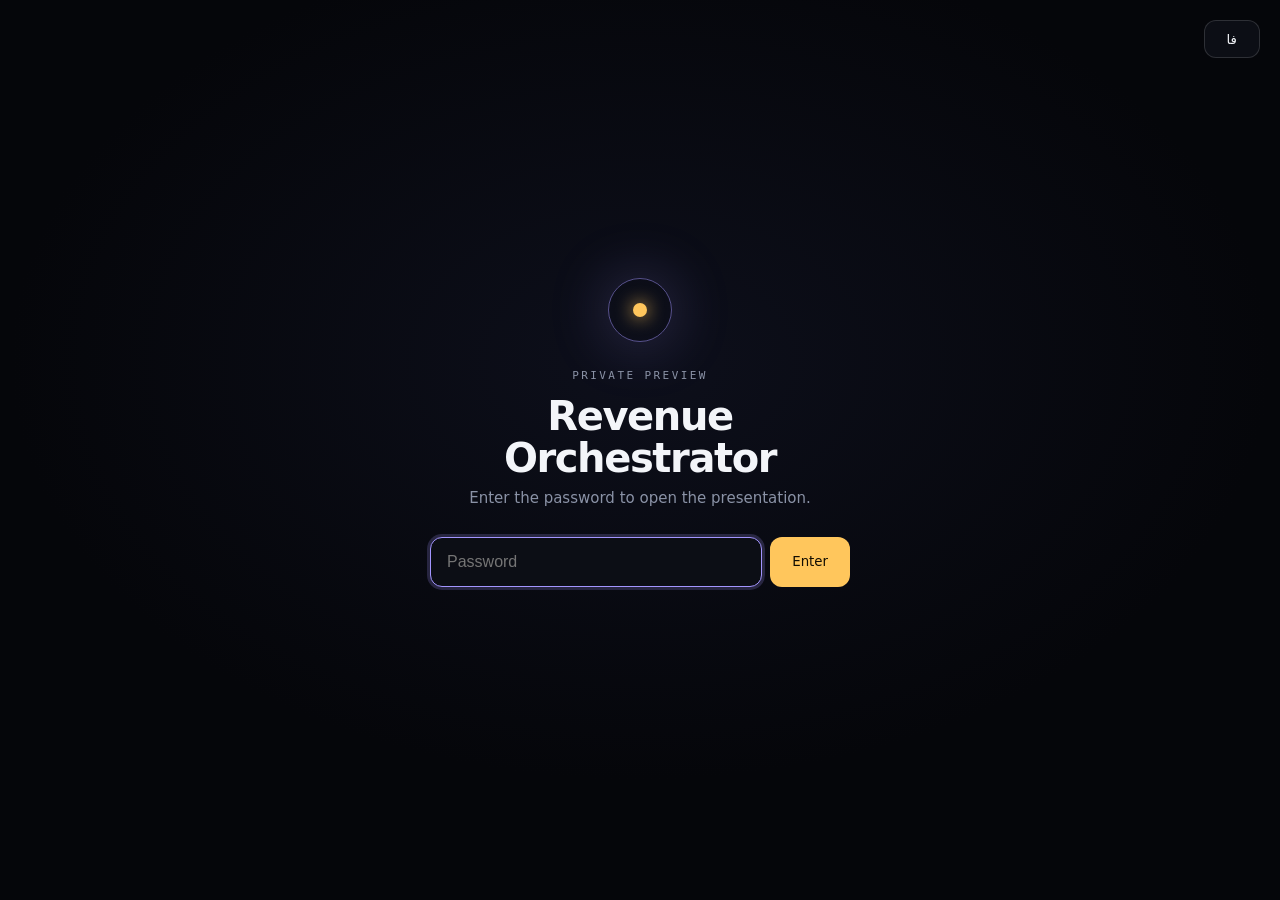
<file: public/index.html>
<!doctype html>
<html lang="en">
<head>
<meta charset="utf-8">
<meta name="viewport" content="width=device-width, initial-scale=1">
<meta name="robots" content="noindex, nofollow">
<title>Revenue Orchestrator</title>
<meta name="theme-color" content="#05060a">
<link rel="icon" href="favicon.svg" type="image/svg+xml">
<style id="gate-css">
  :root { --bg: #05060a; --panel: #0c0e15; --line: rgba(255,255,255,.14); --text: #f3f5f9; --muted: #8a92a6; --gold: #ffc65c; --vi: #a395ff; --red: #ff6b6b; }
  * { box-sizing: border-box; margin: 0; padding: 0; }
  html, body { height: 100%; background: var(--bg); color: var(--text); }
  body { font-family: Inter, system-ui, -apple-system, "Segoe UI", sans-serif; -webkit-font-smoothing: antialiased; }
  .gate { min-height: 100%; display: grid; place-items: center; padding: 24px 16px;
    background: radial-gradient(900px 600px at 50% 40%, #0d0f1b 0%, var(--bg) 70%); }
  .box { width: 100%; max-width: 420px; text-align: center; }
  .mark { width: 64px; height: 64px; margin: 0 auto 28px; border-radius: 50%; border: 1px solid rgba(163,149,255,.5);
    display: grid; place-items: center; box-shadow: 0 0 60px rgba(163,149,255,.25); }
  .mark i { width: 14px; height: 14px; border-radius: 50%; background: var(--gold); box-shadow: 0 0 18px var(--gold); }
  .kicker { font: 500 11px/1 ui-monospace, SFMono-Regular, Menlo, monospace; letter-spacing: .22em; text-transform: uppercase; color: var(--muted); }
  h1 { font-size: 40px; line-height: 1.05; letter-spacing: -.035em; font-weight: 750; margin: 14px 0 10px; }
  p.sub { color: var(--muted); font-size: 15px; margin-bottom: 30px; }
  form { display: flex; gap: 8px; }
  input { flex: 1; min-width: 0; height: 50px; padding: 0 16px; border-radius: 12px; border: 1px solid var(--line);
    background: var(--panel); color: var(--text); font-size: 16px; outline: none; }
  input:focus { border-color: var(--vi); box-shadow: 0 0 0 3px rgba(163,149,255,.2); }
  button { height: 50px; padding: 0 22px; border: 0; border-radius: 12px; font: 650 15px/1 inherit; font-family: inherit;
    color: #120d02; background: var(--gold); cursor: pointer; }
  button:disabled { opacity: .6; cursor: progress; }
  .msg { min-height: 22px; margin-top: 14px; font-size: 14px; color: var(--muted); }
  .msg.err { color: var(--red); }
  .lang { position: fixed; top: 20px; right: 20px; height: 38px; color: var(--text); background: var(--panel); border: 1px solid var(--line); }
  html[lang="fa"] body { font-family: "Vazirmatn", Tahoma, sans-serif; }
  html[lang="fa"] h1 { letter-spacing: 0; line-height: 1.35; }
  .shake { animation: shake .35s; }
  @keyframes shake { 25% { transform: translateX(-6px); } 75% { transform: translateX(6px); } }
</style>
</head>
<body>
<div class="gate" id="gate">
  <button class="lang" id="language" type="button">فا</button>
  <div class="box">
    <div class="mark"><i></i></div>
    <div class="kicker">Private preview</div>
    <h1>Revenue Orchestrator</h1>
    <p class="sub">Enter the password to open the presentation.</p>
    <form id="form" autocomplete="off">
      <input id="pw" type="password" placeholder="Password" aria-label="Password" autofocus required>
      <button id="go" type="submit">Enter</button>
    </form>
    <div class="msg" id="msg" role="status"></div>
  </div>
</div>
<script id="payload" type="application/json">{"v":1,"iter":600000,"salt":"p+tqPz1PL16ZcH0myXov9g==","iv":"Nty900hn8cxbpfRZ","ct":"D0vM5ICMxi/js/NvtqPCkbYwiSsXXN1NUX6Pq6loucTQSBnMo0aOJNbb5QCyaXKYrvpqeoKwNMqPwxG1V/jWlH03bgj8VgB3Oe6QL/Q8zaYdvL1NgJiRLEgefIRT4v4Ad5wNMfrCkeLjByEc3coboFxM1Nqub4gQR8kmetVEUNhG0m0L+xL1b/32fPblKWzOa0HEfZgvCwZkiEoch4WOgAWHRf4dmLH4vpyPcPXLznWlMgVgODqS8amkcnubA/Ct0979XAerg5jCHl/9pdDv0A2oFKcfGbP/8qp327cGNCg9pfbpEgAsADSL3e4RDFcJoqXKAPPhQhW+02YKU3cnfPG8vtYnbKk7jkM2tk6jyFfoA4E0lklMbAfd3J8lSyKkZmy2qLJwvZ0BDMdyTuxTfwFdzvgD7w3uMllcarMmx0wNfEfhx5JYY9yL29k7GmKVvlP+hK5rB9/s3Wp1UCYlq6DunlKUNtXn79+18ytSLDGaUy3rF64+YZ2yhz4YertYAS3nJimtAfevjlNBu9ZO7YUTMuF3bQ+sSHh2AeXr7SRaQtHfP46y/ZLd8c5n6rBC4L8u7zfEfCzYmNVUFinUdrC5luq/3FwE9twYLSwkerehNuGaUiaJ7iSwYvm8u55E8JE7rb8x14OC8R4zwrRts2MBdbxGS/IASQEoD6xanMbsgt+oUeOsUQvuCwaKdd70/xcayeRpolTGq9MGABRDRclITvCu//iAd29rnDSPdgajVWE6WiN0WstxAs4EejW0dujsOhI0ntOvHNLURwDEsyCHKovGIxIbsS4Bh7zut7nWqZ3nbwEYcGrFwxf68W56N7x7zMoJAkmSmnkn/RJtP3ji+/ZTSzs7rRzbcrg6o7zt++zeVk2jn6efP0Ir74YrhvENkgD6l2rP+929r5a6DK8Y17tk9Bd1GOzwnvE9ezyY7uhkVmgZbK4h7AXS/by5jMFbHBpy72vCLRRHeCORt/OldA3+rer0bRxjw071Ta/+zHwNWR+kAesYeYd8WoaGjNLqt2wvA8h4KbU41cUJnXEwUaemKWA2nNB5aXKReL8v/nGDlNkAwXykTyHalvBq3jhB8W+dqf55KDuyb1QSxLaFkVD4oVYoSPUoOVmY5nXzkRMaesyKZ0MYXzfGcYYQAZpHrb8f1HH0zHHS93RdlXiDWQh7eBj2IKaficMcgtkZSOCPwtC6NusopGNPXMVD18eDCh/pfxa2CTR0nujKcvNU7W0MZ0AMmcM2kPWzqB9JHxFkhBA5Akg0NHP9KkJxW0iXHzB7h0yYENSWVImkCep74Vjy8NHG8a2XMyQJiBabRjtV25PGgFZNsPRxBQXsKLv+chr60A8z67SFO8NGYePHNgD4tI9dCRNBtwp/CGlJVfynPr9x+kphmJc+to4TwxkDIgdJijPmiTAFdLgJJ2ewNo5ON8KaOiNT1N4Z17Z6MHhcxUdAzaKZvpHMyD5pZA4ccRSeWAMEbVfkeBNwm3W0Wo+G0hjGtjYxARIr/CuvXe3Rpa09OB+skRixM8PMQpQlUL/a/o0G4fvVlJ7kcVbnsMrZj1eyzgOroq9uMY7lG0zJ/QVcqyBN8LGEYJqTZFIDn+DgqfJXQySbCKClMBS/2YpoYB9JzNM8fJeerescKoSci+u3hPfo72u7KhydzQJvnHk32A/Vl48MGGG7xP6LOi2ea6Lel+n2lwx5nDTNUOz/XZKj9LCeK/dlTgqQ7k9ay1n1t6wRw2ZrVO5ymB8sjdwxRQHdb+ZYvMNsFs0SNSt7cHmQwqOa2ftzEsCYoVU+3uQe6W0XVJPig+gBxhhnhoHqpQr1cF5zcC8eHcsb13t2hKKJy/KjeFRYYxc4FUS+MsN7td65wRK0Xe1CEJY1MmMJmuy+jbF78l4wBqqLyrojQjl2puCO9WWZDDtdjvX8kWxHdFBA/xusOLX8O/37j3eHReNLR0Cm0IFpxX9z6C4KguGMbKueZ9TygODcs/[base64]/n+4cXZCeC70lSv8WdQQ6mxY4lWn6b0yru1pR0Uyq2ci/yG+arNyEZo6PbabU4eeWeLnNVlDPM4MeKJAm5h9Z4c0RHvdqPK/vaY11f/umEP6zNCTiX3gZ9XhZibU3yZWnZU8L4/0ZxCjMkO3YKYUY6ySZ1Q0Wv7wuGX+iZEF6SsiwKdNDukdjg8gMzrfDd4H5B7V3/gGxF0FlAtOWaMAL2AKXNiw/aFSdRkWxHDP6OnaYKbce+gyw/FNepppU4b4nbjW/gUPJTodjPrM6lowhBDIuEZXT951K/B1VoLxxyYgXJ/r3F2DnbxQAQ2H7Fn64p5Am0FYubb8DR+jUjK3PDaoPGI4fA+KNKLGxMZkWr4w/5ObSPIPKS3fdhnXsdgQ1SvcHaIK+KWWWgXfMjo3adKwe1JAW5QRSvMQvK4vl/1BFoOODoqHFrkcGEjzkxXnhLFo2jn0HhDWfkH7DfgXLK/YrnoxR5vy0/ysvk3Tw4qOudcuMGut2JwPcRsvl8lDw5zH6rC4EGlHSzBVMHb/[base64]/WnIMfTrkJBaMOMx4h79jbxjOwMdZiyX4nPSyUL5YtTk22Yg7zSru3y6qgM4Mvc0AjkG+yEWzUxvJstgCuYKeakNk2vWuMZV0ksDyG97meKQc2Q3Z4N2lhxN7LJm90yL1b1S4r2TvnLXuNrTiIC/RCGZOUxmGbYPTBisllNM/A3ilqYaKBMj/nBR93cg1rbi2yZjaSKUmBkHZVK3Gpctt8k2FEfIb+36jJnoutPHiHevy8fuI4DVPw4S+AvL2BO+i+GStEPgAfe7i0IAOkwAA8FWoW2H6D07JlvNFEdQbmAADsPMfNPjPKcsxvIHMmuNMyXVIVrDIPPHFBO8jMMOf8z/+5lpijNuCVvHAX9Ws1Qzd965TIXn/nMuy2kSJrsXdfO4F2JqnzPy+lzukbFarc8KYATvuccWeoVBRwOwg1cBqxmshWH7nslRwtOiwHhiN3lPK2dmB62q9n/ySSW7OCWC6HiSf6pn6dvFI9n9IQzGWePNpDC+fW3GSnNiHpgLVddLeXXB2QH0jt0/10+NaKBxXcqDLp2ygPdhuWB8jvdjTY24s7UNTSt7rjVMbYihDXiOwwbEnJsTW7drk4C4NIgGXLSF5jqw80eRGMoApwc0AxCFvdzySGeoNKfAbiAk/D1JbeQS4Fmr6iJVjEWPRFWmn6NkYdqgR0LdGaf8qA+/[base64]/rm0s/aEICI8MU2L/YBZUaBuZXfDa6SCtm8ziMZ3eRvyuBTTLAeeymlLUBkKbINBJ5tDKmG7BwZdv+j7iRX+UJmbHvQnooUQeE1f/t0QdGwaSQn2C0XqS3F854RuMhPcw3dh2+8fqQTyGFlhfoPJvVjeaDicbpu/InkY9bJw+4TUfPC/[base64]/DrIxeSMmn+OUZSKKN9kG7xYZIFu3Slkjl9j6I7FEFJoLfoBS45enAynirDy9c8v2nxgV4b2ahqeDav4AdERHHev55HkzVb/dW38d/mkKsX8S9BXWXMNK4hwZG086vKnoD4NaDZq5R5YL8i9xQ0CM8CtdAs+UG+WGSWjf2fk4UtxsLm/kA8yehP9vWymmzoLYYjEkM2kATS3bOGIdZi5tra2JwanG+JdcT5fPMGfmSvxr2xttyg/9uaMhCSRsBSIjCdjAkpMMbKsWEuo+EOGlnUSLuk+M1cbBTjkw8dNEJhULqLMwLCbKFGHutf6+H/iW1D8zpxUYmovLCZkGv/TKdVs5iRImmqyG+aWngSGGQ63h7/ixGOxEEWzP9kMYLz91xj1O0EtMkrcGO/XXkdytoT2jBjs8ZMxTl5PKKV+FqvDQQEjEk6l1Z6lJdFj+1lX4xKfZYKliq/w90gStIrwVfYYrT+N0wX5yq6wZlEVUZK88LHZlr6LEoBhZtM6ZprQCai5nyhfkPNOcNapu/nE9eeLISfePvENY7M5v/bT00YcyPTDWgrloPMxN/j6Sqo/[base64]/NdIHl8xP45QRolVjdgx8XuzdwUyCgu7rG/M6sjcJySqDThSNLZ4qcxvOs6gNNcXb0G5qM8r48viBv+BY9qy5UCK/+b/FJui2vgB5jg0n9vdv6nnGkpxzWbUv1E6Z4QxXp8Q7lExKnPnwiZBUvZ5UoNs0hQ/B9ii6fTz014byHADQEAo2kltHbuAxs+kxBcagdk12hDlNp3ATHXxWlTLBnFj4LFkIjLWWBsQBPqd6Z8o8cjORAdTy9gemzbIfJ5pBE/J/XLEY0NhvZSL+s7z2cX2m58R3NXZkmBkbSmB2Erx268JER6kWURO32uASWlnfBahwdjZaj2ygofytFU64Qw4b57z7Ezwf030WqM0O+9vKP2bIv1DaUSIX42C3Wesw0FjbibjkxnqJv2mujJLI8EpnDJZn7q12DDSRYfdUwyE+rubejYDLx+fN86/eRknMG4PruJXfefzNCyKJQVzXBBcCkpmfsMpjfryoxZvenT9Gt3K7ghHgIeXOtlLcZ8idTHPLNkJzcIhH7KdWmouGsuYU18Dh0wNglsXLmP+0GVWoW+Zxl0imFnJgn+kXsjz/ylLhfp60stJpdBigEhn6ecNiMl5lPRnQfMJz4ithawQ0+S4YjN9hbGMolAwaraU7sxIEBTrhL0XFcV7lK8Btpo+trQvqZi06tNJcFQu7+ebgbA3FZhePWm5F57A/jYByBfli6aIf2RLV5st2wbFaJJHALr2cGAjLK5EqEa+/U9oPovkxs60UkMsuUXPVmIihobFduiHPlHdppG3F7uYzdl/wN7bmhh7rIWpbarbfWmBle4z0dB8dndgu1QtGlzSM9DXqot7krOm7wLeZ0b09SLac+9U9NklBlmnWifn/bZeU21YqitQS8uOT0q28BopNzRA2OCeqjaqmWUjGD4LLdcKnev1JLQNxfaf92oIVc57dacj1UjLCUyw1mhnQBOGd1Gl/a7FUnPbxLxvs04h5OZWPlKCjyKPdM8g0q6uLdUK3WIbjAbCZfbMan5nSNANc8n8E0O4c+4fT5GDFM9BfxXLhRHLpG5pPIp7CZ120mv+qFfU9owCpWhyEG3/nGvSLOT7UbLhyAXzgD7KMeU5M8lyCFw6y5C9QNdEzXgcjltfRHN3RNmWoepwY7pgFu0u3h+F+JRRNoKn/t5V1dS2gF5Rvf0fnD1sgkWzUPQtHdn/MZovhUkWMJZVPVhOVfp6CyRu2tH7RD1xCbwlZzpddJkiHXUplSwwwK0714I/KiBeKwBbR9dxl4+EDgobgJHDLGGO4SVh62E+YQupAoINGYkczfKms9R9C77zxULU9KDsGIxzC/5/YrnbJuKIuXC5i663yetLwe3hL0W2T+/qvwOXsbwScjLVk0hLEihSRfGuhnJrIPWtrKHK/[base64]/Mx/QQCiQXD9EaAeIXia+jNkgZXLU24FCyNL/w3AQty3TyKBiqVxbSFN/gH7bBlUMxMmNOEqfl4oH2OeXPuIi5w0Syhx/TDVL2G6anp4Pg9um3v1pzjEJRFloy/hGoPZUUYvdRNKvjgEXniZFTeXv7JncNxvfqzKCp70H9wpy0iORaPNDCzu/E9UiMwgqPvyrukIGh9tHojCoowGCeuSu0j9b57qUQbgkdHO0uF/l9wUpG/o3+SnKryzlzGxGQGxFZtx9a5KKVtQXWUN+QpMe2wslCwSp/s7cpCVYZp1NW5QP+xvMJEBsMRTYNaXsJgjR5ZlYKhkyBm70UJkMffciPvjwLizwIdW97pfaCE3bVrZ3guiYkHOF1Mpasob6+8RwMvSGs/VqKN21VCJsl6HsYZVqH4wjqQ0wraElJ56fEefJLrs1lcbyZUNAXMK7+nTY9fJb9W4HwYUt7JjjLvW0T0CFin2dicvQwnXhSrgf4h5Md32WStcGhdP3q+P0k1qNIHH5vpGss/hlsE8IcBgOqC0ZjR4W5Q3Tc96szo5O3c0tEoBOHYnDUJP2xwBs4A6YtbYJ03rglTxscu9qu6MYuuPdBasXENZhmxtFrdSQ6arpSXwHxDr57zXS/H88YcHL6HV82WH7ENA2lB+ZYg4L4MuBV/YizaVtHGo9vf+eZtpSR6g9QFHno/8X34gNiftzcqkf+9rG9pMBWGAIPS3s+93oPIYhhm6j/Gez0VR3C+xlmldHleXrE5D13RZpXFc1ke2iTDd8+JNRfCEpvo1ozxIlpQAj4b/ME83v5XNFNYlCLgc5f1OKyOc1fCMRLmlHcWQ3pfZB6HGf6PMOKO7bQeqhL5jSIX5hrWEA8wbE9x2nuWkW/0xI4a4VUpYJREWxTF78xO5IA1QyzlNobmvQjilCNIZ7WfObMsoLWifwn9/+NEWL/ZW+zKFqCd5gCSTjSiTVUOU5jWw8qdsb5f4nw2z4WHoSUx8IfCcodsaiyeamCErYPMTGLyJamAEnY+c1U27W9f7ElXegm3Q7eYq5ice4xX1U4nSDdwm78pt87O1FdSB3tQd+6a/i8+I3Ur18zkaKYtvpueTD5FUNxpdHEhVrJXL2qm1lmlNcDQT+KopVmFRTleIpTtvqy/26NzXHg6w1SBuMfWggYWwyKz6CHeu9sKNji7dDyHC/gPlq1Jvhi+Js8fy8Jny9uzluetw5QCXRdEwYJtNUxGt86gd/TkxqCZrVrL9Ux36n4MvbWc4k1FZVcL4+0amzzj5+EQ4flRV4zAwGKSzz0UfOENCD50aJ9lIj37iLkDs/uzgUouWbcPEsBZESmR4PSApxBrWvnoI13iRMzWO88OnEtVJDpCPI/B8sWut2KmL5W4c6o9I3Mlbjtf1IZfspBs/b/0ELFJtNwCz+5ZpkZlhsUEbzZyydtkT93jrKApgeiH96v7I0jdV2yCJeEoin1ttdlJF64r8zVHtym2ZTGnTxOj8vuzkBq1BilTUnAZjJ8abtQjFeOq+ehvVDhdm3tDudzX/3AL1fkOsQ4XipbFzpxPN8gZsfVhDQ616Kvb8/O9gf3gz8inXaGGs/78rx1IQjA9s3xg6ZB5WHuKMVJMQqKO3GBet9AcnenOAB8cyg65+0MiQIgxoTW7kMae9Rfm6+LvSR492JBlhBCkgfuYtK743Odu+pu/Mjut4Di4YjVsDkAxH9nuLMQgw3l1Scj2kG+XzcvpRldvGGv3cR/[base64]/[base64]/4QJWc5RMETKFGrDcD2XnNW2d0CEzeacqbL5MI0pugBmm9nkJ2i8eXtO/UDQ1JExE9aN/[base64]/0HHS2+gj7Uv7Pyac0dxss+aIvfDhg5M2mSAVjOm9wlgu9MlIEZOg44mjVyk2cge6qiefO3NjUlecxxmVVJxFPqbwDNmq5D0r08yFH15tjqzdda41l3A2SMw0bcinKKbLsjrF75EAmfZswBXZmJ+f1wpIorEmD5C9loOERQkc6GuoUIcP5JzHBX1zcRuQprIEj57A/6sfm1DAyRKRM5qqyIT2U+IjWaF4ucX2tLs8pNas3RthMhMojLCkl7kT9VGTMoIC+sy9XO/qKTgyupNwAERHb/tQ1DT4oIOpTU8F6OR5/GVqvMwZdfWk1t/TYTT8r4Ky1pQNDAgTnkBMRkJczlYXUQKO3OgpzItdovhoU7cJqSdPchtqxhkIawkWL/NGrEAH3dseWqUFjgVT1+R7g6WyvBL6PCq3yOzc95IUGkbeVhKHg3KpmR3Out3AE21/2zEsOKFrLhUlD0+CxKvm4TSEYZMtH7GWBmOJEUf915GmQElZSlz5VVVXXxYhjXSRKwYQnlF1TuHVuZPABWgaPZXB7Z2TWe0H8XtbfPYd5w0kTqC7Ul41RkSvry4BXZfNoE1RWzxAJVFyddmBd05ga1YbtYF/vTwMhXl4TW9y8RW/j/7YzWEmstknstICDbNPQV+aMLS3wh0HwNW0EDWtS46mivmxeYw7pMWrdbbTEadvGETVunEA4lG3N6oB7PDZvRuG5DF1MG4jvAEfEI6k0lZ9y/0aDOYO4RN7wemR1mrJBiN2P2osf+ppr2S1z8AmLhruB18daxnS2ZLMaL1xB8/NDlvAJ7w35xjZwJnZnC4p8Nsmbqj3Ukq2zz/mByYt+aJIgqBMc2+aJsJi/ID9cHlDbTgft0ynM/848F9Vr+fWfYkxW0wAFgdQvrPEp5N1SrAL16gqrsb6sFwQhfnSxLqhlsaIullMu6AOpQuR7wwGOz/yVDO8v23Dv/Y52+BVOMlIww7veNQRZKW/ZTViGCkkn40pP9pZDMKTVwQQjEeAEGNUuTubpsYtl2VgWawC7VzIZL4TPP5veuSwq5/9oB/tkeJnAITFRWEBAg+Y4VXQjqxmaSU2aHzVDtaKWihKOSEUDw/SWc505SZU3q/zBHKG7CVX/w9wLQBvAZTcaehqqi11pITT3PegHEEISO33j2tym3LLiH/NB9tgrLps8gIFVxa76gwZn8bqKj6/4+SXrO0f3EWUmcKSD+TEXTRuUYwz/i8zxK6eqT3uAzAEvvlvWA/GVBdr9Y5RdnVAkJpMDbxJOuUKrLfH9He9RISLuRTvhhgtZoiFHn9Vp4lkag5JIXB9XRg+8OrtZoUFnKu9UcqFxfYnLreI9cHbkawrt1nl1nz9+BzGkAuvNsdGMelUAuQNusk5WfAfILbVloC5h/M4wvBTDOp8lqgEnag1wFH2VJwYtiDIzedBV7Ux/[base64]/YOGBysn1OMqSHYadDg66VNcrbaIPjbg/ps2tGkyqp2JtDILAKUclNIg7JKnhJt6e3L/5qTa9qz3QdZVyI8JRp3IdwHZV3+kttE7AXYOMvTSSBZ6oaw/CLNjZfEtoRvTJY5e42DnLiD3n5fZ8h4ediNiIIvpwqeFvcQ+6Bzqz1wAQgtzsGUy5XrQglunFYz/v4fgw6mWyKqOxzCy8BVDYyB/yQDNulrAUdiLpgnhKPTf2R8Hp57y/UCUWWc5y26Gs4Hmik3CZBFvhMLeca1eUSUwCw2n7cPtta3UG5BG+B3UIpSAJBH/IlRjnVqxy4GAAD+QbQuMyhbnof7ViZWmZ8pcuBHjdz5eoqwnrImURFI/0RXV1b9+gRW42ZzsILEXee6HskzsuSBSgFut/2nxDHFEEy5A5FOue/MtKCjBfgH/TvAm5SOaDgAQsv9IVblEi2Bh7BAMc9mmOMFyw15T65Oy7ZWDXcDYXbgE86Gyg9N5jCdGCxbjSZa43NwiXDnW5QIu+cAIXavtqwQAcvpCJCHYWWqTtIfjamYb2rcKX3hGIRgEQTk9LlAti6LpqCavaKxcnbJQ/GC08s+n1vX3OQrtCtlg4grQOztdZa8/1pXqWsEhysC1cre/DTHAhSNQMHMGKcBEw7M5Rvj81+MSNZMOYa1i+xpGhC+zrRBB/aCXKtf7AeHvdb4Tfdfegf4ht1BlRk4JRNVbraoztE0z64fcQF6Fa0EcZlBXBNWr6lTKgscW/uqWqJ5FOdA+GxTUGF0CDdvNJJGmviNCb1FkMb9QwGLJFvC2JJIkx3gysJwbT7KbevjFL72iZEEMsfbYacyZlV3zEhKWAK4BnvcX8WqgOT2fZnGPfAYeRfxHxWKKmEv9w7COkj/yqoYhPFDZa9CoSN2M6kMdtDyb927skhyNBP753U2aSmurAQtacvgN2Oy8WylBR7tGAiC+X5VAYXWnMPU78NjMwaUX2D+MjcX4T4xmxKcF5wM5XHZ2tZnzR9TnHzFUO6IrBRwE0N3QYIGMJWIskxunDaaho39xphF7oIT34sWuN0ctbVFv3ijtSBT2h3jQTW9Z/nPqQI5PB74Kvko1vAVy2bIjzGrL/koxA0MaVTl7cHCcR3Q9NZLs3RMXfc4882Q9wmdFARI25LtCz5WB4RtUYPIPP5t2FBp9pqXum0cbHHwuc0G5xI8dPs4td8qvrL+P2Mn0rhT/X3Oyu1NB5UEX8EHWAjEM/EEJDU9QfdQ60koSwujjkcPjvyGnuWNnCdNR2U6hMxGqXeQbBkhg3Krc+Xwdj77AfUZl0mZg+EpM0pnOypP1mqoUJfrUCGdzHwPuzfQrevxkk5QA8RdVPK/XxJV27OhDpdoOjBrgiNdchbznwj2rNrmpBo0EJpt0Qb+Id5U+Vs4RwyE47pkUbIPyeHWRD3aTkGo78s5yZLfAEsN3QnZAEUN6Jkq0ClWfMaLHTPoKAzIL32Df/+tP26fpAodC87kem0fsYWgW52Dox9JmxUwgeEzd1sGv6Utimu/e/Glq30c7vLl+4vF1/+S8QPeJ4ck63E+BHcYHFO7ezgWeVp1V6XYX/eXTNq4NB9ZZwqFqYbCTa5HD5mu3kF2MTSocQMRodmD6C+pmD+8/90F94/D/gbRt6XcHsuMr64HlrLn3b40ZRfh83zrkzCfyc9qdzv5vOGWK8KjMBqxZDHjVESnrRXeUsC2K88zFOQPR3zBMBtcm+nvJWXAyJb5dP4B1GEpKIkRphctPM0pDuZe3IDbEGDOd//FqGaf5Fu1Nl/bjQTGNQqqhmuHOxsU26+J7N6bMvCXF+XfWHuctkV2DFu95Q/uso8LeUXpSNP2cJ92dwrAk6KqtWq8n9fmFP2V1OEws+UhG1VtgNyR4Z113GlZ9SgUv75l9uurtTt5UN7N78PFr8Gv5y7Fhplp3vT2GFinECDJYn5XN7KmEUm/BwRcrcN8t9CRJcsF4HfT5xSbbRLYBuAdmgzyd5SAwrKqy/UjX0Drn8zq6zOk6YSPIJtWdSr1c8LsjiBbfLEAxkpGW4ORKdGxnM0xp5NuaW3A8ddMnUTXum6NYlIuh2WMRErsxS5by420581ZF5LDoyzz0eHnhXa1SgogNq7lDU17r4c0GaPCs+CPUv8W4JIMmJU2+riJj0j/SZKV/eFp6W9v/S04ZRfIqZN/ooSChkmQazFT0KjMg4C/u8Kn7Tg5ApgZnFtW0LVzLDzrtgcZqxVx7Y7EdWqsjR5HieEztyGIIZ70Cvc1/FKDDEPEBhghIG7DkYLiFI4FIt1l04w2ShvyECXKS+UIX4RXDLS29aRe48+jcA/nqXSoyDCfwCSGAl3D7JEXmqzqLb2ONibfjpSeI/77SkvY+kw2or0eumJpUHXIeiXsfLbVQCQlmjEG7D6cAj64tZvN1kJMRpyKsOHsTwIJpw/yCPd2k6RdWJQtSqx/[base64]/fldOysf/Z1KT8EAZKz8PL7+yS8Q8QlZamWw8Zx3CXSY5/RUbbKfCQu4ulz3ClkjS+HcvdRSe4Wt4RjBAZaYe6WKKTUFB1nF5lo7GAGnSEIiynOYObTWRYdlYPQKohVzz09ixhNwZr2g1rc3i1lELQJ5rDfQlR2Al5aKdM3cB0vCgaPv9kQLgZXp+p926FFMG2sP+NreCMgOrHqIxXp2Cv7KLBZ3/ankk8KZ0Q3zYdExynn4mH2lYZj5lVo3cvZEqRhPTcmbUNIFXJmo2aTZ3ZhjAlwosVVTYwFa7SW/[base64]/jMEYIbMdk9FudJA9UiWBIIXYxbfKlK2mXSjCH8A4JfkDrVlusgoY2nk9ixPDMKZ+gFujiU2hRq0Ksy1FadzcMM6fPRe0/6xXufYHJ/cEcE4OdRinYOGuedlPHqZe9YSxDOJZTeJ7B66ngXKHCYbz7GgI/0/2IsOqnSeLeGkdW+JZPEf+bjM2wYuqFfWGQXVPZ1bBSL8Ctu8+FiwwXTKexsSZmnfKAQSmv80SqwRuLn9uNPjuLKhQgfeWfcp2njQYdJ5AZl8uKIBXIwl/dqVnLtXifz1nMvUATYZJVGzxvILagGoclwjg2bxThmmPleWAcfW0wMnV3rmV+TnqV/[base64]/4+kBobNtBEpwGDnwyBR4f1sqDikD4O1j+HcpeSdnNjXsIXpWQyPhGEN7NDIQa9+FC9lDmdpbISqxpEZgVk9eDBzAjkVExl59UykthgH+9U4V6rIK0lOtOIfzE4bGuNZiTg0+mt+K2mgGqw/j+NDeWyUhgMelaJg+G7m1H773uyZshQexKM12sSXGyugnFmE0ZDWH9BWpijSeFWkxPuTlKJ8zGsXFoYxILQh7aHXLzsobxOVE3/AVSdVMDl8m4jJdsBcMAxdWcuK7ESrr6pMj3FGQQzRC8gd9J5elM9QP6ww4+sFN/3vf8Z2h0H/Gc9KBedgRvprT1DnlzqH1j0o3tt2YxUmUv19PWvuRIiS4bJC1grG/H976y2iV3chJ+gyL129aogehlIC27CZ01Fj26bTz/OODamn1tWGEsFPW5bEoYUHgjCZtOMKgJ6ugVrqcXtfJ+kqoqgypfcWPVKIqNW9A+kKm2H7zOaQanWH0Jgs1w5DSPHiJs7XebgZRwf1mSGKUx8JplWrJDLIdHnyBG0IwtsSqqKDcr010P03+exDCLCLwYCZV1BZM7/[base64]/R2qEXbSbnokn9C76DITV+jymIaFhMYe85CL3Ntc2i1fgGAS+ULS5vnjJ4iyk2D3zxLwt+mfazTulIH/lv0WMBvr5YqDWD0XkKZclBmZhsodzCbGOsUWCyZdrvzGlJAerq5iE+e471qMWWCkVGA2xcXlfZM5PM2VoK6bIk7AxUz25eVpxTjIJ04ddJFTE4vsfJpiS4kHJT0FoZNaLzPQBXRs+tkTvN3Osu20aZsOrGsW4/KagfhEKlahfAYGL8DaCeiMzMSY6ZABvwR/pir2V1U6fXB6Hsyzbjz+ycSgMxKvYFoxThUuSf4AcSmujTh//j5hDMpr+CqWiU50ZuNnucuEkCW9+61QXY1Z4bRdmqgvw1Il/dBVz5rTgFaLYvzp5O9fHogW8fE6IWgS7dz/Hl5iGh3G2Cx1prm71JjOEsNMvbUhfp5JQJnAPFdT0gwMWnh0voKwcHBqF28ECPFGuKF0jr0Gy8B3D72ShU1XTd7i0xP8YoTj5+hjG7nr3yIG4VygRw6XDWSjF8OHC+nKqoNxQGhcDlYj0NSVDL9Wvi7gq60J6oSfU4iZlII7x7zvbB5rKdoTy/cANoQamXrEW/se4fZr528ZqQw7m4jaAZ3mq0tMTYmguvJkYNKsrL2FTDXQhCyR+Y88EecSxm0uchFkt8efG3BlVvff32hn9sNI7nRbCrF2+IKsBXbpWfbtJHvDb2FxHWTYZOy1FNgArvCWPKoUmjDPu3kq1FehXwvyep/jWU3Q2Dr8DiFqSasLtiv6iRFqxLEW/hneWFflOLNFkPr8riQTi3yzHVGpu4WeTB1Ll4/agvsvrerG5iaZRzkXoYvGKj163I5AM/jrRtQ4l2QODVHnX/QGBKywgsgANvGzTV+2oa5Ge92LEJaZvImFlyTx+5zy59B+6covAA6SM/wPHsITeLdj0bmTB8Vdzqcj2oFR2LyX9YP6GlCW+VfnSHfVnbsuXGG+n/[base64]/UPPg71z9EDRbJEkI/7Ja8Z+oM+t9nU+rhw7znpWdimjNpC22MYNhPBI3HVTT0jLVbod/bIAox4v3jmpWI+xdR9LqC9eV918JdHBo8Yk0c8zQFQH1uGELbGAl7B9j/keCYzcYoC90Ttz3mPkJmSaiJB1jhaZqwGLyGzBZ/rHxAX68bUCnfWDovz04OG6OqT9jrsbUj6wXu/oOl85d+WJpBh/U/dthmVf6nbP6BF8QSjXBibtaISSfGeZbogZHy0quAl/3H8PkTMwCt9p7hjae1q1D661JDoqdDnjGn15Nbq++H6MGWso1NiSfbHhQLcq3lpvWm6zYn6WAfRU5JCt3QuMUlR+7ZkcHicBUqsyscgeXbK4zo79vdz+tDrNfMkVv1glMf6/l6qtyJW7kzSiDtYjkbe3qA3TbUq/kSG1l5ZQhEc5aJbLf/fY+Qqr/[base64]/1u3yYcp2zQM/v/8JO0jHSkFH+lXLSYIPMyfOD5vZTIeztdkzz5mqFz8Zu+e5x6S79uhOWwNFmcdtZa1yiLPujkzcWM7FDNj4Y7MVsiR9nPa2aSBESlcL2oDXyFE1snRMENrQn0vt/CnF34G7OHcjmGT3C/jClLMUqTWrgvGbvgmdwGPYpPzB1paLxsFuAZ5gczMS8ycea8k14KO7LkCZXy2cMOIUuo85efOb5ZFahMKtpbclMRdFT6+SZS7AqKF1+D15h0sP1dWl7okrhZegG8YJRcgiB+VXh1F/EKqn8kRrYPnP/YU+63Tqsp009OfUhI6I2U6IMF7McN21A+Tusse5ShpOsEncjEHEUKpuza9oZXAHuj0T5JtWePx5XFmRHw8Z42Ojlj1nH0qNZaumYn7ap3pm9W5eANaR6qLJXgYYBVjh1tWHHm9PGL8nIp1Ox5yRt4pbeYiietuiB98gKst6FjBYErsUObXz1ZwrCq/mfBd7tTe5ty72U0UKGWKR0UftgArIRkV6ZwkIgYh2vhSClhB/Cu9pqKvQDVz+FttqeGwQCgHxexsgRZCxzDGObNyTjTy0xyw/p2pBEspNeMfEHgp8qveLuKIVLdTJ9B7hqt0qvAVAQAbjzv2ajvbMgclAncf3Z/hspmq6SzLPjw4KuT51oKxUqlj5NEngVMxx/VwHGiHWn7c4D8l0HpxiFRiPf+R7BdXpUr13PbkGqrJxrRUWd9IuCEDmPnqNErEru/Iaep62cOKg/LhkbdwSmnIdASeKYC1tMfsxYkTsuNS3SfPQUPadsJI/Z34ua/7TnMANvNcaFTMDwUwj0HULV8BAXSDkg3DK7giRxd+9neSKQAe33/EHVH60OGF4KU1SSPVPJ2YVD0WUZ6AujIfBI3ksQ8maXHjtRU0DgYsSAZJl9qf5fTSSaV2G/nVFaEBThPN3kG9o5w1woU7qapq4MEwQD20fCklcMGTh9xlTSjlyix6JUH4kqvRsjT46euHgcLwfpegsezzK1sLasew9cCP3QBjWSuKfQjtSicnLL0N95Hivpf1mb8sTopeH+qqS9J1dEb2hpEkM1Mbcc+9xshS5djv1yXP2SGRQ4wBqgKrifS3b0ul1d+0x8qar2oA/SRih0/0oKNwEK3/Qjwix1ZH13w6OcSTq4/[base64]/DQTBQn2VWLFs6nZdKb9arKgwz+UHp/g+ZN1SK5uPC/tPL6zZeedtrW5732aOExTZvYZYLYH4Lc/AeH0v3dbPAdu003JbDIomah/tLFQk44PjrVrk20JuoZwDN+NtoRhhE3qKHrVcATIq8569+9buiI1BzIcpt2GP5KCEQLigcMyYZy2xiuSWEqz1MIfRK5z/u8AFhIwmF7LIrGt3SAtbq16moWQSqSvkkshZ9EkMVMgwvDOgkIyKu3c+KuF3XDhe/76SvJHcaHIOmJ5EP+JnP0ddZY/vFCrCQAteDcLWXVo7rNcUE8A6WcGpM138TE/+1/iBs8rlkrZd/rBNIosVXV9N+xf4soITRRG9QteCGrlSGJCOXILqTzWBf02DxPLeiF30NDaTJYp42TutaeYpBoDP5GvBOm64KsGq//[base64]/YIVD/Y0soqnNjuzT3fUOf9qLblSB+2NSMYAOTO1udx6h7EUZRas4BqMOllLWiW7X0Ke+YfV8VUZjdqMQ4TJqUhzb1ncDpCpV6+tWDcUqmQDd+kpV88XL9Ezz5rNY+sw9h9JAvr9/[base64]/66QM/5KaoatQ8R42g1HzaD/2vrJpqgs5mu/0RCIf6QJmpnbmP/+CpTAWRpkaN4vLcsfbN3E9WJSx0cKmcVbbcgc6i77m4R4vpJ2YnXVOuThwPwFr2746uDwUBw34JIlZAjYZHGZoLFiYJlaLkCcHWcJePATWvAXN9AoRN/w2P2rhmxijFzqQU7VA0p/SPQNfXdHauOEr7LocgeDDdKLqNiDYOIVdZv4gRvF7nUpq+euXgDTrSPQeRSWyKZK5HFJZSpfV9xd1Jl1f+V2mB10EPNP9j/o76o43KE02KhalcQ/zhNdYbkTQ73sqOtcF7RAxsKSpOzNGX8aHtBL6fClADeGZlIrBK6BZMxC9+HIiHQTkmIKHpNZ4XN8S9j4eEe0PVWXMrQs5v3ERfO+yCgxzXeKRXRPh6YI8cUe1OjlKv4BfiyB/i8sN/ynvPHDMEo1xG/YEDyiWe7NDls3dO6n6x/5fnd+uGutJoAvbkHesBzgUVSVKieKvS7rDPNbGgN4XApGgVf6XUP0uVIbsn65VHA+IHKTKKMlFD897iSNRRlxC58il7etXXW9J/eKFi2qMho1FHMh+OJZ8z+rTyiXqmzffJSJq2KVRU1DHa2ch85bpRlE95OkG+OKyQuJqNXC5WB6ggKXEr7NS3D/3tMuW2E+Zg1SyeuRGPsqkwTjDqOQlBQqA6+q78E+FOv6MzNaWiCq1BkkpvePXDg7XY/8WIKyqiOSdaVOwiGMgbkpenQWg1puWH4o2wguzK2lUS+RIiodCXXfFw1fkPT2Zi6FDcFo45jKbzpW2ONmiMmgIbrtQVuP7BPmkn9IVB9TqqDX0GnRsZ7NzuTFC+4MdobWBU5mWR6v3MtolubxVj8qc+yCLbhA8h/[base64]/xmeN+OPnQV89pnUh8au8KYVGjkx63i7HQWiqfF3rxmUU7l5txcunCCi28lupq82zbxizlWxGJIFsJQXIBfidHu6z6zt3v6yese9TAJ/waA5VCskMlAIdexb0kkonhoZqj0E+WqmMEuhMgHNmSVZuxGRucMzlqriKKwAwe5TxBrTdNPOb7ugj3jwHRj9u+vme4/n5/O2AiQ3NX4ue2iDXHBXpdcVpvL59o6eGZ5KSUVMnk2s1lwGZBcTdQ9klY8v++XIQVRefhkU5h6vlSXi361NFQw3+YTX07dX/dDiy9cqdCHPZ6u+pE2+dlg833CiaTG3WjJrRuFHNrlVREPzbIXZUFJ6Bv4XKYqTGNZPiu9CI4QVEGYQ2KYYq1B5g6j/rbuNcolItovFr0t+4uKDhIsyGeogn/lJyxacW6xSJl4MzIJxpgTLFpBNgHSsDcxLTUmFw6BYMH2TmC2+A0KzxrUGGTGue6TlLZ6rMqBlKY5JB8pt+5xsNfraDKvUqJnOXFdEvlcT2WGl5687vhg7nXBGBEaXChD3+aeCtU5446BAngH4MZANC/[base64]/8YfWoRrTq6T/XKl9q5uwt5Cz8TNXzF1OzyxNu76ZyAsJWszL1Aasj1GR5CDV9ycqWP8AQz6BH9qXuppvoQOylDwlRnClplH5FpzstVryyqwwr1ApteXIiSX1/oKbIPOmnq7pm/15yXv7AQCYgSy1nmGlBsKlnQ1Wb8/ddLc3kbBb+XjV+a8/vMwIKwanJtcQJ8K1HNHel4H6VcqVyERZO7u15WxkWSE65v7AQWYiWJ3mbX1Rg9RZDZrNbaBTQaF7/6rNjXq+kP9C7M85Njkq66tXBpaxL9rLOtO69IHlESzbfN+o1CE5WViwVEq5LeC3oWbF8/MD/wJnjIue5A4WI3bVgRC3AbfurEldowOBzE8lFYxAv2AdCowWDaUWeWQqGovZoyqShI+1oVD2GEUJXTb9J7qIOP8UjRwb4htJICh7ltRmDFWsIPifOY07khlPbCAno85uTs2l79w6czhI/Qv/JPFjhFOI3m76BFWqJ7I5weNogb/FPEer4MSKFVYhmutuXbhzcNS2iyOikr0MVjPr6xMgk+75XZBzz1giPrfe38WAm+dB4AdUTHkmhAs1Lnpq7Jy4cAE0GN3Grr5HUDBpODtCPSz63VK6Q2m1nMrhdKgQYYWChKdAAZ/22KrEiChO/ixDRoLCmDuORDUTkeNrfdLyMvl89txTiYYBw1KV0F+wflMMvJGjGDlo4v+UWn3/gf+EID3Hnf2QLxoW3K7PwVgmEVFy0Clp+y/muIACKDdsyDzt584mqjJfINyebiGWHtkeOeXkD6fqx0LoqWFu4NmI+AjPuYru/[base64]/wugC52JasD2gIlo3rKVNFcrV9PjPaG904JKqleP2hxlZasFonoV4jCsuxcyvgd1Dia8epi4prDj+bVKfxTxUPEhcsB93u8uS4kkk0WFeItQCKgN6cmEafX/EPX+9Cc7oULAwr8B94fO7iqYT9sgD/9sTeQr/15JtgD5tQbYvh8Bj47GDqU0ZFYEWQF+o00vGyx3bV1EKaHFUfLFVAz1xVXMd28S1Eo9eQ4qGV3g/oEGYtGU8exHZL/j+1L9bmcR0w1bPb1jk+DO3/gnYBmeu+/ZF2IkkR/+fXEdspNlT3cLnwu+ypAQZPfjktaHj2Z31aRrVp68NwEa/IYGT81EuC59uu9t1U2j/6TA3WhYrwtRvlsmh6SqAmSVAZIN3bB+1P162CkORGp5Pl/DOwavjccHdPmcy16/Pa/hkmH8GnQtqvp7Tx13/XOXKUNmeglVxLfTK1x861W9QOmsAZLPEj6Sy3SLTqXquK0D42lLsVxk6s0gYJqyQ0oVmgNoD3KM1Fc/QnaTzNcxQzZgDiD2pcFvTjV2S2VD677s5oz0qsE2XFUmsEejK29Wn/kuJ7gTtRgBMEaKaSiCRYLt8jmzHBKJYhglZNKrzdiWsUW8Ligez/Q7SbQXRLUb4bbkEZlNX2CowMgrPrTvy/73rFxRohyutZl302FS7G4s4Xq9KJ9XJfWTliPJRt+Gu3KsHF1vFqAMknrNWbRs2hoWz21hwbo4V7Y7oJwWkiMiDADNT2tylrCQuV0ALx4HWoqwpN2Ax25bDJf9mt76pedQ4JY/h5OeiVigga6ix/[base64]/qWr74X/o4sieeRXVWknwG9ZpfIvpFHVADjqR1ka+QCNWET7Reu07SfDmN+RWyVVAo8GNedcKgP5SteE5mapW2ZMo0Wuza4+6EFJRcMjkyVMgCo3r34nDldzUZCjx4rI2znOoqn0BoQ4F5ipsnu/gDhihqfZvMrbl8MfkJxuLhuiR7PmgoMkoqCEU58Jwkzwa5YUDb8UM/bZDGSQxni6L6jF8/712pfYYVmUOR4BkmsGpSDGEPnIpROleQCpZb+5ExpNd9zYGDRw6V1koYFN0f/zncS5JhcEhx2bQp53SI0N9MJhu57a6TDyggX/eXYkg0svGkcZFscGmqeRsPy/TQ+XxgNmW10YIuB1jqFZaDm8NJi256SNuUBP7d5RoNVu3vReSbIYkdKl7G59Zq1LRS5kEX43bSDJu0pvh0ck/f7PrFs/7Ah3LkJHivHvCab7iPk+sJuApDypfKsvVyZWtnQDi1Ti+mdHV+SyZn2AirY/Ng9kDk9fpZBeSdfmZ4zDDExyCPsAZjmiEtXnj62xGwSQwIC2O6p0DRnf2jvqmz9GDQ/4XNy1l496Hl3/CQPhZwZd8xVMmYzoREcQowzR/5Cw+25NA5Jhx8lfgbxC8Dudanf0JQqHXpPngv9aF0VLSwCckce+uekUGp78bL9Ewj85+ZSRYVUnjs6uyABfXsF19uOKlsbL5660bV6JsDGTQK8p5PnDy1XkTZznSu9TfFM3V+8hGtU5OUI2omf8G94iUbnIfd6tdiedtt+m2z/PdsDu1eTA/CSLaptBtrxZnjips/khjzOxkAjg8hWrGot2cY0DrPkGdAzRVuwD83pMF+Ja7qK5ei5z0ejMfOWGefdOnTYr88zZ5GyIFlHXg5ReyBCS6vUIenXfK5vGrC/IHNAfEPIjiEd44BkZLXNE+9/sbBdvu7v16EeWFSHwSRw9+dcVEQ6kPtaqMR6iYo8XItbtWASCihA9LtqJsX1mkBodJc1Ihu4UcUMOiTqJWcoqkGBDmBr3A5eHuun2U0PVkwvbwU5/MA/ZJtMvduwOJQEuZX7+RsDEWPW1HXMU0am95DTU0iqrGZT6SJze9QPPy+OKgBQ1d2Fh3LFio0PZg9d35eWIM4ADGIkRG/k9Ab+a1O7U7N3nbDsamzb0t28mZe8ti7l1UkM9XZHrM1TmOL3VJiIn3ejAH1uKT9MDixjmDz4Bc/tFO3h7nmkClZ0MwGazxGK8ToX+Df69ZVMf3CZlU0yh9Tp5GHs1tx/O5RjNUZ+nSA3B4PlTTh7JEaEukrixB+yI0MjgX3RNPCMcSlqNZMzeW+5xNPVoEedSbFZz8F6cmUx59kwuiO+oV2Wdf1UbO1H2mAq0BQQVTP22GdzdG5MTMgXcaGLi7p69+renEii/VJMcSwi3tRaeKXQreUnbosaPAeXPNUKV8HBdX8WdemRk1m1zaV1quE/oD7um3aM7orBCmbH2u0ecs+VwqbLu2Qfa8MJQ/nxtNE7G1Mdnp/s+KI1ePEujqiSnL7kqlM60BqsUoSWoj0rg327tM0o1yUHIDfagJCjBInCYRhYdU3IrF24lxj4B12p+rMCQulgQrtTqIwty8trrwajVeS/CvRHag/JeXPukQHe7hkFQS1GFLfa5wlZDEJzIx8umBlbnyaI5dbw87yf/rttFHzh7lCifx5fPJJOVzX3QSn5IfHaTiZ/eBik6unpYJXf7TqKPxpwNUy5E0CHAXF8V/soIlALi9xvtVmtpsU4M4aVz6SE5px2VIozB7I/WiFmkHiDFioPrAAmPZP58JkalfVn6cUnLaFpDQV88bEmTeL0ATqqYacya8sJujtUttVFUOWYM2VPaHbAj/7KZGvBixuSYzY/3uP1tTpc1mj8dILX92zg6byZOUQMDde5tc2G3QPzLXJVLyIaBB56fu+5LI+rIfvuYxgAtHh9b1Vo/rUb+Tb7N+rrp6MR3cOYr0niKpD5RsukI8Flah4evljsLUxAIn9JbcnSaWo5tWwuaFttIZ3412eagKmWmtKDUKTMUn3hcwkNjMGh3B/NPw+GzDdCq79XAA7ZZ0ua1XSLL9ml/ZCW77CwXwwLIOYYCxVvi/[base64]/weCQ3/9kO9qx3cVRIh0rS77lcm5CRy0io2dB0f3Rv8I7COqLruE75auGwa4D6LAZZ6YG3jLHQkprWM+suxrc74y3OXyZBiQNVsqBpmkD7kSBgLtHFDGa3UVeQcsUDD8KxRbSui5W10bT5c63P0bae/GqLikyqZpmdu+QR5DGooeQ7nLmz5AOsLrdn9O6rJ8vcIIoyIEIX8aib93h5EX1acS7w6HdnhxApHWq4sNlSYxeZjTXFh1/jDDf0y5mxem13IdmY/rJ3k1UqTzOhCx8WKf6yCQy3hFXBWFYDVza3wHioa/3FGi62XxgXkCB2YHv+elkfDeM0WyMeQ6dDBlzat/GndWs8XC56EcS3lIyHzToigyCsPpzVeZV3GF57b+vHO8WUQtG1mMHXQM2nBE9vO2TesXSHytLJ5sx5oIv3L5BqBfSu64nZ+RbzGAV12XebARdIXZd1sKFhIq5xCrqtVaR1uVSh2iFwe23OORbyFNGgo9/21bXusHj5Y8UkEwJ2bOOSB6ntkTp6qziXH5WGVZQo/XT/mbip598MdtwFlkGuCfVhS7LsNbYAIcUPhh5+Wzc3WK2s1hgy/Nw+xJUsHp8hUKth5YG0v++QDxdfLZVGFifV5RhAdiPsZsHKoGeuSaLariHcIJ9yGj4Myrf4WLwS6Zjb+4xYHjgC4aFevhwVe3YYzy7eiQBmuLvne0L8+WAEyPzvk50ROq82rUqpYRcjeZ+ZSEASBtukeGM7YcQmrbxeC2Kiv+dO4owi9UUvaurFl54Yze/[base64]/a0Y0Laodl8WEbfLUtaJTZ0+T5F5NFz72Kq+gMUpIz4tziOs4eZkJ3l7AwyatPqRRjCgxgfZB+TtiEoZMGnDWwJBWtde3lpWUwJKP52Q3BjKQz3A44A7Xx+1JZGFV42TDfsbH52DqmlICvC/0VrsTYzqNiFqYP6ZBsnImVYnjkHZOF6F5DAZKKwcKKuwdTuno4h0/Dzsn7hMVYcGF5itO7mllgvQL6l0RXSipqk0epR6sA2bpKPTBsagWlYnRnFKkDKnU4yT5hUiqaFdVB1WBYLaJjY9cK+55kuXAIiJcQhrMieoi9Sv1f+NuTHRoQQ3PglsNG6xUZFvp6jzA/GpdCuDbIPGcuhYLAoXjPYHtEUpXlmmUviDG9riTHihmE3ozZQNOz1ygSevulsi8rcNvtlOk02OlUj2xzPXy80sdxM+XJN+fzfVfCfM89ncO8FGEK+T2MuBc5dlyt2/LitO65JAgnse1AsPBzBYZitPpBzDf5WnFMe1G1RqCrtJ3aszGDBqMV7lolyijnoR1iZ2n6eLPJjBi8UPYO+Ot//aNMiWSPuiKaU6RbSd9ulqpaJ41YXPIelGrr38F6AJHUz93s+l3WtY1t3phJMwzNJrf403ZI9FGZ+O9jhNUeIX7QYW5F9kUaRra2Vyq4Z3GxwU92TFuSrCEZLlcoy+FpqfwG4eTjMlaXmmPUMTusKBtu6M5NaF54Hem2hXseA/l3JUNLtnEnVSxwXDpMR+ZwRvSlqT7b08XOd8MlbKc/eZpCYihAnV/p3hBh47DAnIxgFrnqB+xlmuSPDZCsN0PGEyC3+HspyNvZ9XJxSLVSgQimqjbTjQALKbij/pzBHINkWIXhh6liS2h4bqMvXnn1hKDbTfkIh6bD/mAt38UqiGxuKw28yUnUvfGoNJitHr3f9Ox/GrUK539+KSrSUZ85KYmlSIyClLCuFIiGsms7Zvs1crd/GefK3nSlqcZLawkwKjTTqaxYamn1ePvVkF23N/wbEuCpi1ZEz3wKafbIlgh9DPa3T15sCoJLveOVVhucnTh1lCOi9JWTH2IOYUFgbSb3Y3OSlr4pV0MA+UpYfiRrJU+VNUUW5ZGYvrNJ9iNHtHPGPBpcKipPBbohvEL/yYnCehsx5QVvRBpQyl+z8utxsndLfgxQglq0Y8O1ZZxCgvVTlmkAH2lZEoV1Feoqa6NiZRKZittMeuS5sLVjMCJTiD+/YClaDpbVo7yGgwG9qGCKP7oG6WGbXBTD/P30eBaHQpEApnrGAQP3yq1lmbloPJnC4Uk+YRutWvqyP/tZCJl3GosWs4184ybLuMxRspccJcXoDbYP67LNN2R1hcjUcCIeaUF6PD2lb5Z33gT+CuIb+A8xz9CEoHD2X0AlJ8T8tZ6jWKJEVN6xu4anDP8Dopqizr4E3zxIPF7BIjDcDjTcPX+xHf08jVn0mFDtpegW/mIiLFLyHFiXvSyYT5ZWVujIaJIgQEM0vLqQpMsROMXVtrFTZtMs66eYjzwBzamUHUYz8stlBl5BYuql5U2j5yH6CZbWAks8p3bq3Q5R/h0+Ono7frOWI4Q+m6SdgRecebccxI5DJ086VO24Mc3pBtjti8xaCuLOIhACSeYcLOA8gkfrj1lgDfgjI3JDTUokazcmpQmteCWzYR55ZA0yex9NGzSrH6HsJvGFLnzVI7eLQwzx/6a4W8t5iRwHQAOr4QGNroZu1LfxSxuF4MZCXcOqs6vv8Afd2np0uHF5OSvW0CCGeg7Ul8cJd0soepnr/9T9dFbapt/l4tF7upQmBfhw6gu4dJuoP67f79P1okWieR3PbZjVD9y+M7Ic5ateio/xwK5kGXCOUVEDKIJwlFdwNdraNfUAI6tMyk36Thkt86qVXd3qabu4ECNaWvaZJlUyUcxeF3kLjgTLgM36K+coZCcJ4qJTULMxGUu51oPVPmnLM5zGjEWuuDAN8bT9klbbAN+7RES8dVePlq9JLzWhvK2v68+je8a/Lz+LhB24MtlaewZ3VefJM5kCNjf4E8cKD+/zW1aY8e4+BULxK5v1PIgA44fE0xbnvuMPtEh0cllFcBdT+QRsdEY1GQZ6xw8O+s1B4jPPsQ2KyrUol6U/LYMI9xyFMU87Y+K8CYSMI4KIkYcxpUnIJ/CMVFmt9w6M4du/3lhLmmYKpw5YMkMLtqMjEpcl2wmUePWMsetoprlaIPZc7RwJ+qFE1wMCrKOPhGJ5BMn6TlOxvPs/4opx9MyIKr52HY3RHGen+50EEsLcTygYemC2I/3q/q8Lmy/[base64]/[base64]/PYM+qwZQ2yyYvR8Dtr0CTHPlH9h+ULQDKRCEz1/L3GmCGA3c2/N0DuNicr2ZBJwO7jw2Mity/vepimffTRGFXGek29yL2bMWNwMHSZidicLeHMiIbfLrLPLtTkI5gty5pDd+MYsSoOmdowy1C5NpfgoLRdLEwdc8CGoXhVeVBZv+XKHyoYz+9jcm9QPCNlAJvkMYVAaqSOdp/vNDrBODzG/gG7tccitKp+zUNmnpc8yDkLbaaK7edttOUb1vZMmP+58WCLC1unrO2Lo69EqOHOVl3wparsXWl49rtqDj1YieWS0DLIQlp/O1gBuV1Aiucga5BxxwVaTgaBKFciEFlC4WQTD7C37/npl3DXtdUU8ESZoyyhaq91cY9BOm40U8JZF/Q/[base64]/U7dkp1d6NmA5j5C5TVkCuK33bMp640L2VzxI3Jz2WeVchGxCvbOq6sPyrc6dHeac5b7IHtCpNr+lGCTsN/ePh/TJV1I3IYep4sRmILilm8u9Ok3uaWA2Bu37MiJXZwpsFNumC+wJ8ByeX9f02JaTtGwt+odUwIYW3DabOKqAhKieORR5RFIr4fV1Rc/zCRod63W+5ZFSykCAb6nY0ylwUGxYy4roKg01iJOjdr+R60EZz67FXZwSW6BtT8O4G4hech1anDAMJCHpPrXreErdJGSOa7uKYBTfe5Mi4pMIoVemDyhQqmB5IcTCMEZXrJ0LlPUNTxG8nksV81CoBsKSxMNLXyyZmxADPRVKwp4P6OxZ5/M2sRB30QHM9hG1q0/cNU3Ap4mpGaOeRC4vRfNYtTjdO8z1mgtdsDr90ZXaltaLMetco3FmSTbj0+1GTUhLqjo84iM5mW/g9NRPHxUaFWmq04YxNczWosBPKUKBGTlHUsXqsyyqTnQrWmyO81i/Dk5+qpubAw90qvR6m6a2mAsRJf28CTSqkfvSebm86HxJk8CcvEWQ9uMHISTCBSMxFs/OI2od5MwME6lAMSZ9HEPOu9eqKCgejZPOIkEXG4arC4lmu3ed83/E0RaDMw+NsNCAu3LC8njgaDNSStK/I7BT4XXlwer3ZFe4qZIZrj5HsQWCwL3ENR3ikh9WlVw7piD7QE2MviP56naYp/HEsi22WdmV7d5c4buNfDC8rW3O7SrFSw8pJ6AUwofBU0YoRkgFnNRTihxO4UmjhmLwCqyoOtemn8GjzSAYfDmoGueSYLJBeSsXi1LfhHRQ5Pn+pIUpbTEwSut92H+aNuOnniOQHGcl8BFE7u5FRcVc0Aov/zAAKvvkYTE9zvwA0DjMR9WrkQND1I+Pk4cAvUf3idnFh/9ejT2vMliBHKT4c7tNNqMVzF7RYB5c/KZnpSJciDtsBU0Ked8HoKZbMOYNQA/td9Hu0ZGI8luK/8D4qJPX0fLh9kYCszeL9Ni4jMNwg2taXPXy1+KsuVNqs2x4sCXPF1iV62ccprTn8MBlrEIbXo1/NjkA2yWX8y+3CzNyatZv3TQzKfThabIlqqqt0yU28UE6d/iQTqdngTfEMoHsgp3P33nF/[base64]/3jTcPRl1WJwxuD9UmwXvAvcSMuLXiRnbWH+MSB0jnPH6hOZvYb552q7O2+NokIMqgEKzcw/zbxGo/tlj4IRiBethaBJ1HMIOiqvRqwOdmWQ3ea15cjwLNaBhoWFGr/36eI7Dcpukv+Ka5qfzVRMFF459qKcawhcIkKyfancgy5RgnFA5dE4y0eFJV66n+Erp672Sqh0vb4JxWYAlaheAgQzybCZhnWDgbK9QVDuQqtkxhXcTHelHyug59/vzWWa1YQid15EojCZf6e1XhBakiCrRVbkWntnhJM6SJ7K2T+Fz/QWSaRpCEJ1LpmymCN9ldmL7/aOBelmtCfEsRxQiZDNYrVkmjqnlCBmy5Ex1qYlKkbBbsrlENewz96+AecbYKYvTgldLn3uc/d39bLuue2qbXjSjbri4To/Y0NpMgSRQAUQTNcJ+j+vafrxwjgp+FzXZQlZbbqlPIlWMwmErnY9zffTEXCgl8Bx0yOaTxE9LI91Ecm6saG4yDKLROTNzJrIkIq6rD9lUBPT7uWSGVmyS893qmgr0jT2jDMeu7BEBpE1j2ypwN3wBNbwZKMh6GGKpqiTfN6md5j8mmK9LUIXz6PgYh5YdhaZ5X/R6oeUaKvTjWzlvACk6pec7lkajYUJMSXPC8xW3I+0C8VJbyBKiubGWfUR6nJ8/0TdcmmJQaeD7G9sXarYGCMwVaEes5T+PbKs5habgNaF6FGjaVUaAD2OGzbbw/ylLyBASuhEcbmSuaKndGuafk/[base64]/rbDVV1Xk8W4bQf4KXMlz6m5fG6y4Pk/[base64]/TdP7vgY8SLuDmJxXaMO+LAXRxwLNbtx1NCQREQLFYEZVP93V/KuYT+l5JL28uXj40BYucwVdW2OoQoVZxLHZuzccs9qzbtFN10Scn7OPfllZVseg16mv3/O/2rKieZDyzKj6qu5T98euJD4xWZUzfZ792EiBxETuU7UbiJA6IjuQ1hkTFqVbb58dXlMj/xaLjpvdtzioK7jcGBNqMbYDY2qfLqczMjxrm+qNTagpVZQJLsJjmDepH7L5jFnmVseSYW3tMG50b2fC0TFKvblOQDh90or7TRSjZUocAg5ncbQLzExFdSKK9zc173icO+H+woFQ7MDaYLwbCfQoEpVIk23jE/vDFMg87YZKKj8LRFo8HFcovJovw2FfT+VYiReitKL5IMdjicJDf0FqNNVAfZRBuIFW2ijn/u3OBs+cSMaINbrDd4aCYfOHVKhLfGt5vPWQ2eMBpWTlx1Zh5hkimIEBw51Py5Jvrr+87xhTfgo68q9b39I9NL7viORikIS9Ui0fLF/2lMWHsrcCMsZhgTpzoUuUheZbNt/RQNr85LkNwoPb0buANUZAGQX66W8ibn4hfk9nQOb8gmoyMHo7hD3ACI2wVp+zzL7Vt03UxiFSrL6bQyQdIrPb70eYFg18Y51iKuJZ+420AsaOVh2CtR705u96RVhHROQK08syTbA6/7Pzlf2RQGo1qIHqM0UXcUH7jdbjbwCTKVNhfsLLHxs4Ey0hm2vtAn6/[base64]/8BHkXlOdIaVVsBvHd4vu8k6p1F09nXS5J7zavCCBY2eaqGeGmCCkkiyEl58PB9DqKxMgDC1I5AIdB/BX5YVL9qllyFYhBfBJBn1zoh8GMLsGSVOb3sbZCLYSF6LYT0Rp/7vwiqPV694FgH9/7po33dGznEycsxZfMHJ4paLUDMNzzbCTxJrHbh7B8w4Q0goyGQhEAT5mCN95eeDupC6XxwOaep9DNeOP2zaeL4LsbO78PlYQEAbwKO5zpuW/9PtLalf8quTzCJFX6uQD1CDMKw621JO/AKKRrW23Hp8MiG52Hx2hvSxW3QBD8akt79VKapX3LO8hgbG7b0wvgfKhLnYCOmTcSf7ipo0D3iJtZ8IJ2aW5HXPDRxpJadZvu+osOBsuORJC8tCIfL8Xj0PKYPzvX34yZ4K8TVBjF/tgE+dPdf6/8J2ePLhFAyDKOWA4FHSXHjJ7Hxh2CIhF/apCl1glcChWYh1/eQer8B9JsudtAZL7rxzWfaNQ9lC/lN1dr4soramLFoV0cVIEPji0b0aLD0IQ94n7UhHC1jbpxRtCrrUFaQ4wmxm3Of7UQgmTD45V5K2lQ92m/vupls/nN5ZgyOgok58k/nbcbmZZW4RW1S9+Kyl6grxu3QKzeQIcN+c1UqA7RvoqiN5jMdHXWxHqBFOcfIwrm5hITJhdv5I5kqp4h4xcvnL1bVoSCXiy8n90uWwYUnK/[base64]/fD6P8E2o+0DTBHFUn/tTdxjk9VuRZFvh9JKTlbWCKcrBkb8+6vHz2myMoN6pLnVvKfPPFbnW4l03O/RHjs8Pis+OKYdKLjGcdgO3qY3Zx0OTbkhGcOSFXYT61Qez9pGJQte0x79KkSwkMuW9hMYXRfj/emdzDRmWkoi1t6UkQi+UYPlldFV/RzBCjfCoIeVtrvWWmEeCu0uU0brFEke16a+Oie20ySwLZ7zCZbdreGBappidL4aj56ax90/qPJ8GVN/GKzJ7ViBdk8WrJWOhoGzWLD+qnQPCmYpduto7S7Rzflm4UnNuuu7gqCapaxElmS06gRANdXmYqKoP811PbXnldwXZqRBN/iAbib+Oo6o+86REjn8OVix4lTM8FigLrB8xz4q8mQL2fQBVIp3NaffxYRb82wYxyGnLCB9JWxJVvkGxNqqiK17Lq4FYg2Zc6TTD6urcR6669mmAxRTSzLGtgMzpNlHruSRlLE5u/uwTV95dcL6EMi9UPlOG3QHAh00kupvfQcRfK1gny/Kq5fElZTgJoCNiYmwFMWcjUITtbjhAE0TMUS4dvqUBV3bGOn+R5xqIVAXwu/l+K0AE2eMpzHy2bTp2tB8z/r8EyzE66FQAHp3ernhIe0uW7+BrSJ9xvWEnA6YlxH/YeeImUcBZ8vnhX10rO7kJJ+ADOmkygnH3sTY77GWd5pVeCt24EZWxgPUcBLF1bW6uIIVPZAM/Qv4RInmuiyLSBBHKCP7Uwto0s6LKsHbF8sfomIOcQ74qFGcBaNGC1tfQOIK8YNVOxx4xCszaTwHFcWILuNH/yS3HHXKnx8KafK8khHsLF9hYsVVYzQYa+NUr27+6CXECxamqi5L+Mb/9ePS/+Y5MA68c8G7fmRUVBhZ2XnEmpDQBrCPwWOia+sBtZq7FvPmsBqorcB6oPhTjA8RDQbfsql9PlqKNMm+tdwCBrBETuZtAQg25NFf+nxlolRvaTdGttUop/e80WHf2qnR8nqyT8JwA36RRkYdzGB7rNWafr4c/5HYTIMRRuy49JJCqDNHoQp/pWvZJMLp6XRVJhNTT6yIFN1J6DbAoJp2ZLsPa5jgl73F/u0biLt+OBI5gXln0xMEyRsWj8t9Snf8fzc/TRCeHnwHBXSPU+OtOcehGagZLKjotqyZXLFR+XeJ4SUewHuvgDjwj4owf8bJqzseknMRJ8rw8q/xncpaFwATufcK1GvFEY9p27S3Nk22ULOkAKCBwg5riz/4y7qHURWVm2LlMIAg4k8jWC6pIA/L6hvb+Wy+h8sGLOj1TyvLwo8hyiu3rgM6ohgu2CqW+fcQv/BlaJjykGa+nUsNMjsMgjs/o3KpE+1aFunhU4zV4errYI09RBW54Cns3mFuXvR34OBnxhKkfMSSWOP3ZNV/R8WDDDsRxqRPn4Fa0r05SMKyPikEl3G8Y4uxh1wqETexm0kSyYCvkQVJilJ6ZZeebviCBcYejgP9F2DAsVoo/L13rv2/20uO8nBnk5CLFwxb2OhyPVg81fVxTlC293XGpaDeLD/BEW3gZEZdburziD8us6btr2S4ZB9fUfYBD/fe5KV+56ZV3OsoS9C0lEN2wXB/x0gZVxAcHtFK0m5OdxawXSTch7RASGk6cT/Svh1bYqBsH83OravBZ/hX5gNnyqgmDwPK5Jvqj7jEAvLAEDnN9i8CK6Pu6/SNdDW5E61KCScXGlxyf6flN5oJBNb/dH41Lxhk7Lez1xnMkCr4MEIEwyfK9kjty9yk4Ck05Zd/h8Hv7oNHl0voHvg+dfLaQ8uC7tS+8SMHLgP+qQDzvud+tlPyDjn4VeqSBjRHQbRLb5bD93s1qZZsCt2hTtZ+/il+XlNxjggM+FUm3tFjR8YtpJWzsAzO9GKnMHGOc4CNRC0Y+3VpythpfLTv7fTHNIQaZLYpQSBQ/PLNedSV5SpcZrYyYZkM8UHyaFx773RjpMt5li5jEwJ4GEolpSRcquPap1Q93D4o5fqGPUZjZxkePYnVlgyURwq5MuOz0nAkzFnvjgUnw9nUFUg72tLFOE5Tb4Ux/HIlfKDbKg3yL7VbqdfW3y50sOmja+iaJeMPVpDeOvR6CKMTwGBF3GND6yf02PAvnX3pTmb2aF3ZVGZ7R/mmvC/WwLKdPUGKYTTprNn6vINPRiB67dXagAV7Cr3TvxX6MWDhEuI0QsFmLrjXn1jSUe9SLrbD8FLFXFfhJbkAePuNSJTpWe8xszm/cEQn+ckeQYRWCZID58ccJGWDDTLMYP99zWUMjR0eqpwPEmv1OfPOlXb8BLjZrT3x6kZcJpj2xDe6azKDyNCmvLkDE3ASGfZuTCHOCPT/SafW2h49k+nqo8ItMhBhkrmEGaiDLd06UHvsXrtBP0Bj0Enl4nI3N0b2MCsNUY+a+Y0866lkG13qc2AF5kqYFLGLZtXu/h+cZhkyHaocXyt4+/LTfAJrx0SIuQkXUN9dV6NSa1BeRIUMq9H9B46NPK8HZptBIjEBKeGnsJQLkcmOywtnsLCtLTAzeSnf7gv8/+Xxfa9PomDgQHN3avZ6VBCX2guJ9qKDM66fF7iG65GQETyQm+KKdfWqJKDgcz/rDmyPL8Ux0ce4nZQpxCWdLE9hY0ef+4+939zhlk58wjjQQFPYm6x4K6+X7v92T+hOVOcYtcPYkcLmDpEOMibBJvlnCx1nk52asCfSMv9SzQ5+cI8gTogwN40BC1xb3KiGe7ZCDLBH3ESUnch70wr1MzZl03kW86rlK8wwpKN1x7HxQ/eiAhw2w0mvEMhqhNhvPgF/EGYaaclk64H1mRPNmmsirq3+4vkLSnG2bBltTqa48TyJBStKarMzyMkka+mlF9wMNWGV2NBCKTJ4QeVL+cnKXW5wstQmNQcUh+J9c932gJHuZdCPjaj+d4rPY0k4oeYkYcyDbsliD7Q/6Y+YT2C3CKvDxwya2osMlb8AwA+VFySqtMCABtdbCUw0R+T/AkN35xn/xvPuBmFYgBpFjQvuB/4mBpP8Jl0AALrIaKFDJSc5TfvkJ2F4Jcle7Q1YA4KGyQ0wleitb3gkdsDrOsM/FpIu5uuU3okBA6xGqE+a9qMc4sHWMu2TAGEKDZk3mcUqc0BFNWL+CCwCn7/[base64]/j9jy2GPy6jPZyFdbyegxsOc5EhgcbhPZi6aiJ0+BDKpPN+xopDxSPa1fMUNnX/7VYXOZ2pqsCNCKKu3v400/[base64]/0h4cwENDb7r8qf3xN1EyI1SAqkGnFL6x1zYwnzp/[base64]/yoBjYqL2pKMszz0geFuZk4l2K2x0C2XjlM8DHf6vp9ZI2m0Hr+PVny90H9qE8UjOlXDq2Uxx7bg2ocYEvmumjsyi99FBX3ggAM4ijwtuv40U3jMdlkbIjv512R/rQjDvWWrPepA1hDHwNPSXIbBx34H8AdosAtQyu9nQ5HzZ+YqxfqfWnq0faKmKU+CjjLOqJA9hS5tqI7DRYAcaqZ3KGWHwzpWkZJ3KR5tYc+T0x+/x0vcGzWegDanAWLo0wioJyngWDwRwxMA8z6zZg7YATFKxmvORlBw5/Xrpk10afYnjcSc31sQpYMtTV8DWsdGqfK+hbf5mVjzA+ROedK0f+wBmHchZnPhS5kmZoSwY4KK7gd0hudF5GF5P7DGiOqd2uEjV8jfx38NrWwkyT4OzuvQuedq5PfuwYTBhUT8AiaE2Po/3A6cw4nkYPj+NZYKkxA7kt/9iK+LC5q3QAvapWj0RnHgf0EqnMqyDDbXHkJSqCwsV3luwAktIY8cd5rgPa3rijA2ZCmiofjggPQ0Gsz623CNYFMXOjXwx1qM6lETR8x+aqyZj1qm7/ur3q6doekr7sC1lKtsZI9vUt+Vyu3bm0Xk3Z/aryhk1B1ukfQr7ruPNA6dKYwq60LJ+U7HOav8PRlx8KKJ/yVKfk5KtRny295MXJCoSZ8S5YpZyxJSNGLLRVL41201E2fa/v9aWGeiqVkQNISs/bXS7h7jgf2iP1+h++Yqqo1n815xXBl/syt0zEVQQ1sVjXZXOOsi1oYysS/pDz0YJr1s1XsDU9caQ35sAkQAyo9PS1mMPrDQvi3q93AxNvnkOVDcS16vEVZldNxaN36gnM2DLEap2B85n+MHxlj0aovRQZh/PXweIRzQsWWvrzJIyDw6QM/[base64]/msRo/nuo/icVciOmO0uLIsQWdIcUdE9Fe99b/[base64]/agf1XWjl6HlXVL7rpc1ld72Wrliq4ktRjgRHuguCs+OUEqJXGlj9ZlxZcjHmODKTOLCfCP37DyDL4P+7cwbuFdvoqsERS6hMOpdzn2S+P+fm4w59D13nrMj9+YkhSg8CNH9OTMUUl2cFsnHmUGyrLmMTpHg0YrO7LclmfmYPQ2CcU6E/rCNA3JQZyKfcvkBZELPqACs8roUvxjEFTkXf5BZTdNFi1kN976xRL/jVHHiu/nng3PGDtvqbAm9h8A1U4UZt5jvwexAX4DwbLenN5/9AAOdYPIsO9USKA/L1qsmLMnZM78BmOSxKImSJiO51yZWBsc9lIQ8IjqqMizSPkoVolLb8rghz69owToe+XTWz8ctRuQtGDHivLkPT88INqysNl6+PXhjg/+BadL27Qbja9t6loxHAEHhwTe7sAtX0ku7V7V05E6PHwVfdUYHfKmqlMyWtRPFhacVCPlHY9N2Zb8xlCczN22GFQEGFu+EDQxvKkjJV8eQbi7kJT8Lm4s3Csbnlb7NDq+PXN2bMds1e0ogjl5Bq4+XnnrQ2bT8/ZB1X1gADWSn3EkluoltEaoTnkvIeQCpC2JLrSeG53k/lGUcxAUEnVtBAWTJG6jHismuThQ96jiNGIl5/f1NadPpFr8DRNj2EbeTfG4eZerU1qtAsLdwbZOcqDghseAj1wBadMoqR+uwLXFURfKfD4Q9mSSb8nmCr/bjWImH5opwLFyZKxjuPLA/4B118Vl1VLFcprguEal6Kf/Rqs0bEaqqenYZbxE04W6L46g6mTCSJBeDj0G7wgwiuvPwf5WFpnuKoU0Nomn3jLcXIN938xkGZbM/mTnGfoK4c3VWbKViV4LXuy9JIG/t+W990TBPZD9FwdL+r/pFx19I2DzgoNmnJoEZKBST3G0QmkyZldv7FS7I0vvwTAGqMLkz8cIuq7JzE0Jy0r/pYK6DAIt+daY5SZsxXxF9ZwRXabNAA9j6gGKDEERt/DxOtu9LlqBbsU4T2u3wz9bAmSvfUB6yOeRXLoA9La13KO2use5yUkdPdHzN0pNF+cJDKxvHbURGXBeZFm51VvSsFexXjaGsBMhX5TyWYG0ykog55BAPHJBRHDoc2t/lKDH+9GQEv0mxXUgy+3YGVHzSxg34o1M21kAkrcg3If7AKd4s+roiLdPYCv+PUD1rjqGdFW5So00ciFLRVM9FDvVy0XTgsGewhndb88byd91IkcI8Uq+SVoErcqpB044j/Pxyx4MzvaflWVOVaTqBKDGH1t/fl4c1R6WkBhqgj85PyA2RdkKklonQEAENjp9/eogdR+2/MCrnZduneRH2twxQ3nzKGWBorIM+xH3uqgKodMa29SRx9OBbVIW0pfFry2VetJqEw2qgsfV5U529pPedQ9xJ4RYXaTjINdHd6BNBrM9nDjM5/XnU8w3RAzXwrMH5Wz2I+nexONuUglfUhULRIybXKpbDJhfwzY3yLUksyxykai43qMRs9jbeQFpdUq9L23xMIkccauurfPJjCbaEVHfh55xexJuSHwWottLIVFFedbwVU2orl4YerPgE4lh8n8OCTMv4rotLHSQCGSeLtb960ipM61qiofOA8fUdK2q9btE/7pYe8HByxKH0tb6pEBVXb5Vdt0H59EdyZDgiL4eiKz7Jf5e10Iuj/jDSAlubdXv5tnUE/0UgCb5Sy5LLi/LgBLtHzfUxeiBq94IWYqNZE/1s2eFDHLt6TyscmmSwZRSPcR2sUBcyfKfI359HwLBpyYo0VKi6P4cNtPMpLY5SKUVIKcvz4MkpDLsuIILeq4hR6bREB4zMsi7n1G6T94JIlLBGtayR6tZBC8Mv99m4qfjqHFqOZKRbAexZcWorZqQ+LRQnDlyKc8KpX3SifCk38/GQBkmuPUBEEZ6zqBqJQ4kmGxAEDdLotTZxz9rPt+8LFKOgqNuOHjtlWItJILxS4sCZtCjZMKP2S7/9ki1xrDxJR7wcKoTKbW30be/cPnqFkLZ/iVbmxqZvCJIwqhEMCaQ2CBdPCevdKfja1g8sTwA+GkofcNb4GLu1bgnTeXQ78Kq8CwY/oLjeiyXukOvyHhiQzpdmpTcQOouJyLasI1RVLcrzwtSO3cUdCuJTjW7rYGasjOI+9CW3ElOeKvk/YxKAgZbos6pgQH30O0fV+VQVm5jh8CxpbFLnM5lEScWgTdRuxXchiHzkU6H2E6DXrNa0BkiHucTBFgMseAfVquevwopcbdSzVedxBgznjVeon2Vekq7Cgabe3X2m9aCxA1/WK/U0oZyhfCcmrxalBIFIpqeOBK9s8Uw/P0BQTYuYeUy8JM28ms86nGLveweWfzO/Hgqsm9g/wf26WKyEE3CHw3by26nS7iXBX6Vx5s+lNJ7+5/Ek1BrdIQLhm3wQx+CL25eknDoTHmKYReSivN9UhuOnJ3FUg4ydNP2zON9g9Ucmx9ZSZYPNUtMC9xLDBH23nWIh+2ao50EzEFefILDh9z6SoL71XY8NE61S1x5dJQ+pqg5R8VddvKFUdrQU/jVQ08CWHWtz2ewpc2rNuYrzzAqx1h+kOQwhFkZqPsHTdM6xlO7Mw349OWZrOq2O0dCQ/zl/Zg1I8UFUY/bp9nBhlDuGNPKnQqcGdyWmE+Mh1ew96ruDFp2O8BfPhqcu4QzoZvq/D3cKEwuWmNCO17e4xr94S2hudJuJ2qQoCHXuJ/2+ZjoITBF/G3nYgGvUemAqb7nVWaaGmJzLCQfMuhs8PbWasZJ1UpdCSctxiXk0mt5f1j1wI3/m4oCb/Fs0mRqbpb4Ycf6bCyTtIgsH95dlU4hzyqMdiHUeHozn9JGbdiw9Qlp7+4begG5DOl0pBcDuqnSJrn329+hBLvlN+1OGmAa4Xw2ksutfBYc1HzKB71uJa86gff6lqvZAMY/[base64]/9jdmq4lcFfbrJbKKXGkjOaxnBDobRoXP83l7y105FJxEg0IUb1LzYIjYWzRTH1hLsbAsTu+LZ+j1Bu+IBMbgomyumTE9rPcO3/TIVa2Oui9FqTT8FlDxn/FuzgCcCH6K8AD4b3yOfTtOPspJNapqB0KgZqKEQfMq7WNyRJML13uO9Fau3I5LeuPjP/xP7BmLwMNplOTi5IdR4506cVw4CITaLFRk5PiQiZXlCr9TZcR95BaFhNlLwo0V36aRPAcElVDuI8XtOr1ZsPDl5zv0p1M06GRLBynlW8EcrTAd6mqe+uiHvIs5xH4AL0G3AsYucGVtbEpNuVu9l8gSJQ8itx1GqyonZjeXXZyzLDcfODN4ppDUV3a5DY/ivQV1NltH1baijubHiM2YJldH806INabLMxf1L5De5HiSkrFcObB9Q5cPKZtpqP67CrtLpu3LUdvSkt2wsCIUZ/vuKvDQ/pGNC5LRNzK0UZ3Sq+RSHSN4MA+jgfWaQaaGPUOe5bqjDe9Ex8Ne1J90oq8pbeJLiBYbrtNH6zuS1+RkFhHGWkfcerzPcf07wzsrIC4jh3E+vlNarmUMsP+HPNTM4/X7GxDoMHEdUQSRjCTLVYuTApoFp1/NTGwmiv1Ws0VIJKIySjq/H+8QyjyV8EkIVzv42hBC1V6TUYKkDtkgQQxa3m3m9q7T7nb0akV2GsEaoJOD54hgYHdD8Z55+Z/4A7UudETCM3mhwN1jJ4JfbEdutSYRLeR2xVi8M3XVjRHJdkLKyGBGKg6ruI7PUxN+0xrNyYJ97VTrSt6Z3bA2O7NgziiPySXFg1Ym49n5r2xBIxEP1JkOv/vWBWqLV9Z+1z6759CsrqQK4VIeVmf7dwGflFrnBLQRBYw03PVHAQJD7xrlPVthbcouXSVi6AJZcggEzlzb9iv2tbifOPlup0RyRpOq2w/03TCChUaW0xqlCCkAhP2GSuddvDH03zras3EffpbZfN+Miqkfyvws9p/l36MofttYNS872eJSb43d/g87+4Q+iTbKarIvyHvvjnravq+LXHFs9R05nTmdvegOqiOUgxaHRqpuVmfFwQ1WjR//7FImucxHtNsXDihXwb/TBjVcPje+DKCUwHZfVQFosxQuuyYBJWT6r/HLW2wueZ9xohWnXiAJ2ZPUr+FQifhQv56/SbQ2UkSWU90BAJjxTAP5OnNyt+cd+fkNb8V4ef/9PCX9LapZu90zgQK24K28ruooVrrNAQKUarSj3+JDmFNzuTPmfLTNKAT4dz9hoL/ezd5bzoNHbGqXrj5KM6k9rqDSp2ALMqm7+zgKMozqEsoxbnJzcHar/F9H4+tlkQwyW1cUNNroXkTHLEGECczgoHo1jvfeN2PNb7nQykXUGsgcA95LCQHnylHwX6ycNQKBwShxFrCTNSBzDlc3bewkwdBrP8vHlouM0o1391BHz0bcey1vDcZLYSdzhI+eXCoLbKHPLw3IujUwElv3wLqIexhe36z3suazFb+I8nYtadD80nviB1+UX4c6/SjshsH4yqa6qwURmtA23vj/uiMBeMQoIsmSl8F2hCN8RgKpj+1tbXmZIwaECjhteS1M2xjZ8LKIhcS4g80OHVuf9PB0aIB5FETRrcc4aQ1XnLFwkSNULwvdqLcCBPF/TUd4G3rYUu9r2HOwAChDA734pY8R6M1aBY1sFKdoO+6ri5ZLWCIlXiaGVCm+Lb6Zem9gygIH2yQef6M4FNRazZkOW+zsyd/2FNYzMBZIIbxXX9TyXKwlgN1STbP3FBQLGdyZXBkPa71WJ5vk/ijC1VDHyeaGXBJUdeQvj6KzfNTPqzuneUVMzEu08UuU6na97Si+rIN7qFb6mriUYHAX6EHN01diK9DO0af9AWC2gqTCudppHf2glhgtpYQtz2wZUkL9wzogqAOpiqQW31T9yZiLKuIGOFh1Ru0QLcJwG8oVU4B1c56ho9rgb/f56GXoKDyJxUP4JYGuuGRpwO/s2O9GCpGf7MMbbCi2kEW9rrv2mtk7QpBfli1ll0UNuxjq8wNO5CvVWJoYImoNXcBdMZTfsQ3L7wKZlLDwZjTI3fEEvr2xiO3cq2Bi9rCzxE7YIlexCOY6prZbJCulSOFVVzgleShO6D81Af+klW+PCFRR2pmcmRG1Cxezc18t5lRbu82+IwtnAtkYJnohT2i4I/zM9uUL5N2WyztPahWLooVdfT2l5lqGRs7/3WHpMtPW6r6smNdHulY6XYxUexIgbh7N9KNFbp2AFZRM8BLko0Y0lBCMKmT0QfuxOXX26YeOGQv1EgQnTeoVfnqs9QKnfvDp0/ExvVWnwBxgUvre9TQc9NlChv2AdiDXULUji3l38P5kj/KJCtHmU0i1SMSpPQXLPu+cAkRolvrvK8AjIz22LWklQdycudlT5n07/[base64]/D40AkVHvXStNhw90Qq5ocAyBqcwo3rnZtXBemiJP0D06IydAdq4rmerLOlX3vIJacyaluzAjdW2sDAzHYi368qbHbA8ZDLm3x92Ujm0AF4ANN7Yv6GpNLV6fcTzJKOCsESoVvDcA86NnjRl8UYd/v4OqeKEyeujP7+ZFot65MqmSg/vMp7BbqjXeTX/M8p85V/qDYxTOexJJvXBp7N7Sj/qNrCv4bXkrMdDk+QZHTGQgmCVGv6jCNAaLKR7jxzFiY6eeaJ3MnnJjA03u/w4394HVn8qhd6sOOQRAUDsAMHRjWFvz2ay/n0jnFj6BDdPmQAbRiyPyB4d01QZV/QbTnPrIVVDqNiGPVvT0Ok0l72U2IIybfl5DjLryGdAidIiy6H32LNis5WJzfjUKOHGSKExxkPh8nLiW6PEA5Vxb04myYpUrLB+i1r2hOBRsui12wiKf37sgusrWbZSWe5/+5zFlj8yPnIUeDxCwSf3PfhOIntSV3iPREx9dvW+Jq+3jEd3CfdUs2Blq1Xh4gEAZfnIFTlNsDCDvyIbBt3HJ8K1JuKSP0i9/HJQzl+86ngbSyxqoVQbtEA0UBi1h+NbJuaNrsT1Yyot9EVMp7HRzeKZ/tB6dgQZOXNa61IIazaRSg8euT8/eiTnJv4XE00Je8MsrrF+yYiTuQTWz3Bx6W81KDUCLHZxJyzirHvQyq48u4ce6Rm0JDtgxZwLPjYTQDlQrI5p8PUPOWHhEYGTPkW+oGFO/Whn/ViIqojeinx2aImXXO45X/HqWWqwJsH8S2QECttOyRCGvbnzfVF5vIiG5g5XEY3xFtRIH2HulxGWTrxkUrR4l6Zw/gdLNJHlINnv5N7E6Zm9aPSFRwp8h8UozAzhIzvhwA1JwGiqKr2Hhv1DF+rp1mB2+CJ6Rze2flUCJyN9ml9/ZgR2E3RmtqvYEyVtTS7lo2FELDZPE5nzK+E1vo5ay9sBC1zlvDScMGOpfPXoXnyhvq4M4Wm2A3JA2a+Y5NokkmFdVG2Ltbc9/[base64]/BJzTd/k2BtnAPVg75f552yNk4EC3BScPTJ+7kz+LNQ3FB2hZqV12r4+4Dhmvjyeg62SrFTiF+it3s2hLGjNG5ZcLJYup/QmaqrD5Rh6nFwm+UgbL5Dj4uT+SYljuvGFf+tnf100kc4Y/5M/kFtSAgRVL9tz0lln7jDzXLbO4WUmCnQeMAWp/44cq5RVCeHXP0kRF9ZXVyCSIJzUnhUkayrAVC3Rs0w4HRc61wQkifR35sbajqGr4wAKklxLINrBt6A8S4OUmmWy/26+RwpqHm1ng8Wi+Em4fFat37rGRKuDAIvmzFbfBjqWh3OQVWqqXIMuwfYNQ+e3eS/[base64]/fKZjOAHcVp6/O4jFgSfLu8rBAEUrr1a7MBLyTnhvHvLp2Tfh7Bz2V7kN41oR0la03L2ZUMaxSFPW3e4sXooE33JoPMy81BfmExG4gSY+dSqt7OZMgFc8gIyedFNsoPwJUop7tG8QvwFhGAIBXnu2zOq3rc2zvGBSEzhn9RcADURJnrFKgK/sGPM98gjY70FvBlzIVE8be098N6LeMsotATlktpzkYFnODyTunc7FBDmZD1+Z6z1xlrT/I5iTFZY8yxFLRSZnFV+i9HYf+Pgqh75ES/Wx9mKYvfLB9OBAOA+a/spGWrkAOkSIN52VCLZtLGtOkXQhnc9FzQGrx4mGCqOaWlQUM6xZ/Pn3oEk99U1TdSa+V8QrU8DOq0HeuMHSNabwg/BLfPCQUkWS5AE9JyWDhlKpqPU65eNrrNbLChMsEtqFtRXt2ppHumjL8rJ3yAF5F3foQFNZn/YKGl0gFYDWIEAGD8+lPnhRzAUm76ptbH9M5j8bR1X3XlQbKo1fpM97QAW1Trzl9Adh/kSUX50K1JVObV2M7bl1JJHwzoKnCAG0aLXy7DV0Q8PTSewWc+J+V9MdGKbQtBn3Ap8kuXJ1jDWHXXMVdZFWOUEs509q+52xSirLCFsotootwqht9u91UO6nuRfWV/[base64]/DVStF6C4nTQNQmQlIsIxgx9rgVAxU82xwZMNA+MefI22BUcwrcABU46knrr1QCwmEkDGnVUaCDOV9FvHGkS1x/AMoQHEA9ZhRMEQjrgMOE89HK/WZtDGteQ71vTyEy+lEenOZS0TPam+Db5OAMasIVCW5WGVfXOttrdt6VtpoYJ3VvhLCQt0ooTRaDsP/HOf36oU50koLnzRdbmtG4DCYOANM8ptXtBNc30YmsUehtuyDzN+7TVH36g0MmOvbeJsUUJz+MZJ8GYBi56gkH06ZVdM94QtsGr7OXRGykB4/XjII7j24F6I6sgI/chp0BQjUrxg20t9MhalAR9InRHVXBsDJxJjyd9KD4u5dR57xkMIyxbGkhL5dRH/VdICI4HNoWVQYujC2RHlg0Dc4fPE43/3VU34LU1HySkEWwdw6VHyKPpZexJOz9IFPket13wqtrgz8K+LdtLJt+CCCtR6vQLeS5zbO6HQO/N/xl7tEMxVtxOBAGCbP3OWhal/Xc/+2kMIGTima6tnFSD/SIVWQ+k9mLRu2zJjK+pH7ppvNNUONhmTUumS9olVXknoQpxtKk4rWjYzoLIebzV34Fc4p8oW4tHOFqgrrusyc3PEZu0J/xFoxt3UkYB2H9ZYYB1x4JCxToj+G1h6W1TOyKL/RiTVARYd7GJG8t2BfdmAawVBYQrvnbB0MNk4wWJ66K6BOLklZtwEKTv60pKWiCD2N4ddPzHyYPkuYNVxDwxpNywnCWZYRhSb9JIZWWvw+Gu0aJEr/IyVPeiVj6gTyOccZCtAPoOW4+B4mV9o/[base64]/DiJbuM+vovwMQh9Wj+v65lRvQnVbW8vrkdOKUR1fl9RgF2vddKOT6LpIhz9V/aGZlPYaDwGE8LBJlMQKX+yjEO0uwA4f17AJC6jrnMOZPD+aajc38um7hJvNygR4Xnz2yaK/N/LgOyZ84guFfncoRnoWXA/1OEDCmYtFjhbVX0Mn2m5vvF/O3vDEXC94FnxfviCCVYSk/[base64]/ZXZyQ/SzIAg8ptOuYrTPvSyGUndOlloUty5WS/Fkcay99zokscYK5wE1axWhTb+okDkBbYHay9B4CZXB8qob78zcax/gshdVzOMWVE8uUxV/GwBjABE+ma3CNd5IGSExvZz85HRa0lVkvXEwncGAd76aK1wky0ULOI80u0Oqhq8bmk5YE7YDbBKL9762KelQEkYX0HNH/1+ASTR2sQzRDVwmBD/voJZMC8vsJzte611/cMTExubnQ5YruNCsmIIvh38in0mYZNqc4vGGZEhM4vFZdYk2LS/22Vqz8zGAjHw+D9xQpcV2xbj9H6m4sMj08hvJ6OT3vOXrwnUd6+PQnD+GdT7Sm1IH8yJPfHVmeBkcpu1rTQvgCPw4W+U0m+FHbrYxvRQIeVnj6/5mPQyQ5x8vvB2QkkDgvEzEN5vT03odU/wn6yQqrPaNpaG3FCZ6M2nVQM5EiqiSvM1hKxqxxdvl16IfZ99uo2WkJ0qd5jX/tJeNaJ9wrt+JMLmAlNU1xJsm09sdiCmEAcZx1mRaLamaFvC0WeppACZM8ux3mFS7g3slvr83T9fp3C3+Xmf+zPhv2usFlHwgQ1447jjF/3FiPsnpglLac1+vS0r6RC1eSV7bX0CKaa1uMgJrxs/ho6FHkmv+VggesmWBdpHma7FMp34yBfgAQTqfnsVbPEln4UfF3ux3areoyvuMTsQFSU7XR82vfCVhsnvbD7BXBdAR2V4x2BvUSKd3NcRBmTC/5PGIbMcBlkdbtdGsVhakZr7dar/z4uwiFMv+YuwB5PTJHBEDJnJbxKjEimPJNsdnUd8JUTHTbBOxsYjwhP+XgCrouy9lifhIR2swUyGOXpMmc5UNNy1t75V4g6QquC224MH7rEey8aDMPzBaoOw93i4vDRWItrFqpKb46fB9hZPE/GcZ0Z8MVvcC6NnYcO4/OVtUsJwLWq9PVeSybNWVgf2XQmMpX3h4fLl9RNHJaJJizRgS7J71QtqtFLXKpNwJPaLSMKmNRGRZSZ9bzyVi5u1GfZfIUjH1cZfqYyVNHMsf8GaRToiJjYCXJZhtI5InbvxEJi0pvDSNNAPCs9+jh/HrZ0lLuIohKwIMNFZdM+9N2IQeh2Nzfl/LFIEeekjl2rKljLGFqtEDMUnUsZcVuDoLS//eHfcEMCVbWba+N+Qr+JCQIEdInbvkP0523Ej40cj9Ab0ObPtQUXzrFChOu7WeA0mYNUhi0Q3c9TvUsU/O133E7wbXubcrBmeUzqkBG6XQa1eERV7nvf+RAoTipkJRIJ0UrOYxEy1hy/EveEdjFs3qQxCEEO5tEHZc53x3AIRbzPTn/70EO26awioH5FTAuvWIK8F2EaEPQbEYxluHVAHTO8QGNEgrbHFx2N06bVp7BIWklv8mm7WcnXsE8ufP9CoAMU2BAqNDISxZDJJLZEXsS5BTlBiSwH5jiR2MRQUX+7gSLNM5giXp0R/ta2MOoxUATr0SnnvlCAiaCAcEpvlgUKE5I/LAJWFhRygO55u+Tw8/g9soxPgp0VhQI3Llp40vmFpvrVgvsveGbx/fIsyJ3VL5qzXB0H24gPqPuV/LbVcRISa//sCh1jQL9+tqP/VISzC6f04WwxfdDg+ivPdlGADJSRiRI+rIv+i6cmjhc2pODmME1CyEYzHA4kmVvbbaRt9R5kOhegcbxi8a1CfYWzAK9yL6zpenxOHDfJW58sb+/dfvKF3+5fxAA6dyxPk5BpjbPDjUCvJAn6eHe9EhlISbCtQV2fQNsgT1HXDQ0hUzttujdGokelr0cQZqSi2oD0mizHTEUsky/[base64]/+n0+1qA2RmJ47I6Rh2gVsGBzCifdVdesZrocoiJIGVhk3SU/8iszkQJqVB7DQ+WfrxN4hzG14G4D8Q2auXsyG0DaJvdlR/4eU8iZmV92UHFrqczPSlBJ1foA3ImbecqnngA7UHpXJoFzMnaoDjGLsWRyAjHI2cJ/BuUHl3henmBZ8dMOZ4MYs0fJSIRjatQjLy0nlsCHLPPRpCtZ6nnrphm/aQmmcoNwmb3i0cV6WmuXgDlsvy1OaR3yykkRoY8da5PoY0eLnj8Nrpc1DE6WHk/2FYDcU3Sb3A3ZirFCrxPKoD6ClLG55gc8X0ySMv6B4pRtxirW5bleubR+z97f+T9tXs2UOnBj+K06OwlL8C/MvvhgDH+CJ0JobIKD3MQc43t9mjIRBbdMnySfB7porNWt6riu3BwVdJtJZsPern37hWs59RQVyhn1tJvtWL7IsHSzbByGxfAqZPxEghD+/[base64]/g7i4wuE1Lrgm5NuBlVYFsu743x1iK22XBc75tMtHCPwA4SiKv77LuqbqiqYDttMQ11AHYA+JEOp6ruw3P3lZJg2/jNf3+fQdiD8mBS+0f9gi8D1h410AoFdJRXBkLVt4bpuDKM/hKZWfrL+fewp24uxeTcBycqGMRMMML3htx+0B68BcXE974oRcJ12hUqGSKZHRB2O43CjQkqWUZ/hxbujB0JGEi24hLYxyAL/yitfiE37eeztGQeBdchpxj8lODyB0mgTP5Qs6QDbenXzWqkVE3JTYjrTuCUdyKm48ipFVDcWU7VsJKWRrmbgOfM03Zd64aEKe2gPFWQoxDptdpc5eLyGqJt+0LaLhKWzMeonjVWZC/8LKRs4HLo8EbXccVe9zK+Z3LtwjPHLibDn1OIfXHC12O+CKlCIJ9ID7DgBgCn+0LCK+jbgLM7fuP85KxQVj6VO+A7qx3I8mMyeUUOzpN7YtHn2wpVby+wgtpKMRHasJbwK5/CK1d8LKC+cOiaJoDbMGV8nxmERqTpWE+z6KZtQQu/n+bI6KguCSFIyfA4W/vkqyExhB2J+IDMhgfU/+6cAchpGeDirjqZWr0y84/MFfA8CdbfEioCRa7r3Mayf0IwhMr9lMWua0QTT2prtpvWkEYo5niQAQC/tmkB0HcvHW3YiOefJBagCW+dItQHr+lWSVa/RQhN37muuBX+H3FFezXVG/MJ6iZMTDjIIH6Vli8BoUTpbbmR16iFjgMmQ99xVbdvkXq1tHMQpEphCrjB6DYkyX06vPzApteccyL2h/woNiNSZnPJo+fY/F3LtdFOJ94AUR/x1tZk6qc/xgarpObqHOx5QmqAEHDkXkbc3hgMHnVdGKnfqZG71+E3PD0LeJTdvU6BREN1hc6dpBDPKS/[base64]/1LqUNZ6mAu3eCJANnkNwBDdsUUwrd7CiTP9c3x8/8hk3FoA9+jMCv43vZ+GrZT/IBcaFTGqlGmAb7/KV6H2K+T/tIKCaMDmXGzMJIvHWH1GKKQbwFRAMBUwN7caWfSF0NXuX+zFxLdf7Pn117rS4rosnIWQK1T/PEvxeMrnhuWvA56V4ekyzkB8ZVYmd/XTT8E4Rr9AiOzG+FP43381Ty0Q7U0rzvMHqWcO0LFDcdWHKc/Ly67CBXCNVqbEl/5b5VXXawkX1eZVY46mIF5isa6zoedEv1/wakyffYkfYWUiq9UMcaKfpKDgiB35/q6wFxrIrWF9PkVWCHtuwF4GlNKMDJEN4EC0V5eDlv0GpkJmd7AmWUq5ItZgHfjpXmSgGXWCx/gcyoHR69EqXPXw3vYg9QDb5n4pYe9m8xCw3zR9DCJiCEvViQRrqr2pgKggeH3Z4UmM59Y3DD/8GRFl1h4W+AwHHiT8MK3VtDZO13luMxyA2yeztOcxvzd1ofFm5JxIO34rYTQSDAHtN+BUpKEZEQzmxRa59FX/1rhiuPN8qAUgJYDtIFllEOb+7yu5xZE5+2yeNQIb7VNuOVCDjcNfmMyKiUsj97UJI91ABtBckmg2MP3cTDeNG2Pqzt3JbGY1/2DYKAk9yYkqZ52AjQlD/lS7EnyCSZJlTYa+xIX35Ajn2ePAFulQ3pR1sno85Ws64T/Wd+XeTb48RMUTXHaUzX4IqSqZFLBf25EnWaxOIJbv1Uxjfrsn9Ml92IjJZypUhUf0G2ICvoU0kWtKmOsuwcPoEZQZglIQZF5kJIbzDEPrSRP5SyL2qCfm9XyQ1u9OZa5k38z95ECWH9CQJXmSibREHNRHvqerm8iTKZcC6/q5FSEp2g6syCe3J3tJRuCoViSrfUTe1g5EWUdbNXjmcMlY0xPY6/FBkzyyOKVsexJGo0NkGWZU9SC36xfYCGes27hZQwENnzEwkRJ7avnZGZ/okqEoDUwQqtgZOwbvWYAWt8DDryn07EMxaLyOz7XB9iwsIE+WFVtm9LF/ncYHbSSakpFc23NB0uQ2OMbasKcLHREZXkvLanBZ7DbOH7DI3nHk8xq8vFn1fCrRz1f9aLa4Crb+S5qsCOrChgSRD8PvyFCGfm6dyL31UIyq9Kmt3KuyYcJH3NBm3RQ1OmOxytFJI6E5mXFzaz/J2ScTyprzUaPZkaeUgmskQ1m8OT2ZiErKfDS6eIhUA81T1LS7V6dCz62OjGAV1gvgdaYouewRGXRir3JzJ2muSmqqvXckkoeIJPO4VOA+C2mWjSbd7izfxfgBO03H2gggHe7UkH2dJXm01S/8geUcMou19drVlMjam/1ZUQFCQ++rXtdaRBfZ2spajJZnRFcBicBhNU9J/BlGauzavBA20Z0e406sZn1Zwd7R63gmdzJcRUIf9Jdqy4n4CQmU1caKcsJhCppn8WOXekrqRtJWTawhdG6YOdXaNF0cREXevuOnmB35gUS//NCBPzR4fr3k4wT599aLTllkubaAktyIo7rFFeyt0wMYuDXS9FKNrNWmna1uosSbU4vE8LKwa7X4UYdyGejY/8MovTDjqcdUTfsWr+h1KbqK/XeZPtnKkzFMnAOnAFjZq3o5oIF23Y8NuQKXPCQqNmVvKL61GsxOTFwuH9MlwLyImBRXrnp2LLXHWGadT/3/C5q80j5QQbBWcUb8U9wtf3YgXWg4IPDLWaynv1QDQOLmv1oOJJJTsw5rWf/Ui8Ogc8/eGQxLf7L1tHb+jz2AzGUcWlyyoALu4EzRly0ZbW1GdhP9yoM5IRhKc5KFLJBjJLRVqDHmecNrkHzpWzc3fHlS5xbV4xkDjwkNjm/0MONHvc4zc7I0qkWvQuocO9Q/jfQjrVrbOlbGpB+Ww7biD9oD5aMhklrSDEghN1kmI32EsDdrsm3h2Y0m0aj898ZfjomBuX4uOWZglQHMz2MlyTK+/Mjevhi5AeuDfKmvSUXakxJ4o1KNarMsdxGbz9siW8xUrNaxvdWTC6LLmmgE0x3JzBQJ3VW17EgyfMKcS4HbjjIys38SuXVpZuSd5MGe6ZzVFo5MkkWv1ioCL47QchOJXBbrxOd3TR+IC1ps3dZUsNDBA5nxSR2/R5LPM0vyK4BP4TRhnUvGGNMIZk3/peCa6jiCTmTlnVj/pCCzRcQBDi4aW4JwFpi3YkB+XjfkF6tybiSVIctcrmPDmWZ7WZrKfkqV0zejYV9mHEwbCoCVwkx2qeMZBGB44o7EoOJMOm/GpvFqdvWGS2vBvc/DTS8C+Lzi7Cre4enQ1P/j9hzxmVAAxnjqC2/XxJrmloJQ/muowxE+16Wr+C3fvn0J8eSwYSU3oCk0vCdwkV4VucbfTOJKQD49YnvxNl3T+OUFdSiPQ5WCPJ/URGP7S2+qRz1nWuOAtj6FQ98OLqSPc67Dryqhbv4s1ha4FcUiTi5bcuZw8UwpYsq2w1UO/HhQ1C6VdkM2xy9Llaf48BIVGBQV6yJOMemis2hJ46znC9rzswJaJjZBBROzSbUiQOSYuKl+ormuKn2VuFbWU8Ta2A3KJmK7MRkhcDYwm2vUlfEmX7+xgAdzddgEkhkRzpZMxnXh/ZaPqA0junpOiTV8mLYvuWgJBbnQLvbP9wrms4Gx5YsdgTUGyFobV0ogLb4cTUm/gVs6VO6/gt5cOgTZmF7a7qE/xbclpBOgmIgoqFCJ5kG/zQGnZEV93KrvwQZn7Hhk99HdyR0+wHPCoPPGp86gJ1wGwZRqyMwz/oTmRqqqrMvtx53OWQGebLzpRX3qqq8suWnFBiLwIDzklgN3YJRD7sPQzBtqi1jo3Z1LzlG/Uo7lyz2eOftC2znMaOtko4g9fJguX8jZyTu2xOKWu+fhY5ogIbPCunkAEdUDnTqOm3AKhcbEnlY1r604CQZUAbWeX0dv/[base64]/EWV96/c7S11uQlFxPmeM+ekp4fcEVj7ugNngPJKZvVKPieXJuKrhCZeUUGV/rSx039MB5SoxoAdT7t0zc6PLWKSB7hWX98P+tuxW1uA7XdW/3Hihtj7iKzplIX9j8PHghFQqwW5IzZaHapc6cYdhDEadpO9fiwtCbxcAQ/ktC8o23b6pAk0UA94S5pEwZAae/erscueZ6VlA6rcQv/fdFZ1d3swidOCeEAArPg6YCwoZb3jvah0tBLuzT+mOJ1tqa9ec22EjVoZMFxdbX6sKgmfqK1sBB92ivrq9KhFm/o8q/vTSBg8BHl8VIdtuhZ1wFFVPOeL6pwFxWfHFvswMzxjJlwVmsxfW/mEF/sEpW8BzLY8289ktPIqL8QtMj0MFBB74oZ5zjwHPswlCklpZqWgz7cx5egl4PfkqyWWYmpDK9OK4of2QQj0y24PN/+T3UJnCZuYPbQa7OSJytWyyvuX/66q5bYZ8s5yNlBo+C8JXGbEqOsbFEh6E6xyIiNtcoqrQK6L5a0MK+zgsmUQoZTyyuuhOsABTX0oAMf+Kgi77pAJOnESIug1FD8PJrLJzmHHUnmuLilj3bG7gU5qot8SfdEzpX3k7Ea4A0030hub6O/bINOfLgGM6y9IsQhGuWaeWcRnjd964uTCCusbzd1CBIspf39nFUreGbA+IqAUftj0quOZTkFwl4kJSvOqS9d6QKnOqNWyBnntSzT41KEGdQhSLJos9qT2i1DYzm+SNm/7XgbcUP63/CJlOVO1I/ll4Ye7LoWwJWqZdtlZGaq9IQLzRyzFKH5loDEw4W3pqlm/XJG/R5JKIg7DNPf+m4tDb6oLh1kaVGAc2nmJiaBUvLOiw9/j3V1BVj/VxNqOyRNWVIy/BWNWEhBHXaoivyg8a2xcRleumbZQtUA6jSU6lU8n/hItCuNUjVyeZwham9oCHou1MmlULe+rWJm0z4i6JJkUkU3iCuP/2MJlAJaO0ZKY3ACoJcbvMLmLaLt+GNsfeMETkXkCUIBj9GfVTpM6wNXwFLEipQUaHWQz18Er8u3gpORBPziMXISTFJVAdpQO3Ld32OEpaAvZ0UsU+LV/VZsa/G/r3LWWuFwJ55s4HH4/2BtpJCZeXbokOD+8dtUlcM5NYwUQJS9N2nx433NkhztotE2cueo1oE+wFa8cJs06PiteAxuiC2x+2q39If877/42HrOMWvuDfkR9t+8w1/VZA0f+Sk8n7TJd/Vj7/gJleZNb/8BDWbUSO4juh8l/6/[base64]/SFS9Oc6dvfnIwc4lD8eO/VtXo4nlHApTYF5NbkzSmou4gp1V/I3VI/qgoAgIU2J+fRquhR8lGn9KF9foLmENIb3vWXHbvxvu85P+BqJkU1VbgqYfSNjDrmrtPbZll/cKFnGknktwHSXsELYu1VkNIBR1q5mV0t+KnCQ4ATVBz+W1GabBJBotKRYcczf0zkpDmpV6dF1o1yDoYArxfnSk3Ync7HpNHsnZj880X6ahY4nBS7s/2r5NkfbvSWz60qiR3GQm6tzrSNrkbfD/2NQa+5QpHbhfQHmx3YpNnLLT5jQ7Dm4bzCjPsWmnrBn9DFQ1hpM+wH7B/ufl9LWP3YBpjMw8ku1DqRj/chzt1TovTOk6rzTrBxpxQqVw18EHLm2ZKurv/[base64]/ypVJyV95pTHv/sRAmvNLwrMRqgfeY/BtK+3ObD3ez7artolPtJtSwQ5m1L6AiCS740RgMQAfJf6/Zjy9Q7woaRgV7acwr1yUwhznZtAHl1x7nICl3qVK0fn6XKg6U4AF6ZZ9Ql/5fvcZ/a0J6/ZIohgLUjtKwlVumev0xXNE35KqBuoXYXK+yi5bgHbsCpOEVW2w3IV+MTgeH3Fa4dlc6YJ8XBlOGS+AX5ddeYlPieKUPkiXNOru2NPkbP1ot5zKDsgZGO2uqs1wbEJ0JH0bdR8wqdisiK3Z8C1c8XVk8alZIBCzSPZImaMgtNZ0FmZuGffyZtX7+sut7F7rL3hcgHiPI/PMrpcyldDOZkjUlOHujcxeHAvWAkVxNNmNm0yj1GiL/6g4JuFVbtr9NbuT0C+VEBKwazMiolCgWUEpTQc6NyFyAR0qi4NMK3B8d5QA7uQYQMcD8ALstBNdn/wUT71lqVOdJoSUBmRVH4Nuos3vOwpFjBFoa9x/bUo52INvjlR73K8SWN5ujxprrBab/ur1TG3ZXK0BEoi9RjElo8lqFM/nvBaYe6d7zWGLIy7BqjqTRGCRDB6+d1kiz0Oxjc7S/wA88L6n9TR0jVwPPQ7Jd/U6NrwW2W+7xJcoNKiySqLSFrwyQXT0/mqTUufWLE83uOrEmmBf3nJQb+rI4CAoTE1wofq7N1BtSIFUG3r8VklN3ZncP3OIqRaXihlM+53yKUjUmY2oK3rwyv1DW/RbIraBXK3TN3yq28E3iGEd4+eGSPdetpkZAJpL6AaADsjLXZ8ShdC2d3l8E/j7lurNzTJIg8in7moNo72QfhqLQ6BJDXgf5R1potgLkDrgKiGv5cHlGrrBaqBqdeEdvlgxQ1TnmvICTqseLkU4s1chbI1ZnF3XP4F/[base64]/EivQ8vxHEmV0fGl7lZCigCFDaVFWzVZq6GzWfdAPWXEfrWoB33SmipPQDL9Jn+sUNkUBhQPrTMeA4K31y+3eR9vgD/oMBRVYQUS8AfFT8EFpywY6VvyBjCr8OGqBxjrm0sZ1Kxi78mQRS3yklmhF56lJ2LMDy7gXIFPZcSI8jZNSbOXyNWz+Mk3yey98D2njT+z5KlUpghalkkfQoXDUdLFIfQlKA0fP2O8BjrhtY+jkAt0KZEc9t1X3m/U/j1QZbe5wVXXcksoVQRkhmycCGUppmUOILp/TuzzjTarOzbfA1RSxaPAW4Xgz3GvYs4A/iSlzcmYgddYFNzXB0dcJUpg1QbXnn9wuRORbiI16QSnCzTdJD49uEEWxEL3V9k67G0HeqBjlrXW4/FVFWB4Or3eqlfKksQ7VlrjS5mkp+4YmmqpmSdgdr6PskNsYA/KTzFRGB0/wSMibYgjcT0TgMDI2jH7BtSuUhE7cYk8QzHdafsC2+qL9wVVvgbd2TKiJDaPupPGmjX1OaB6d2PSLMN72Pd/xGUVdd6p44kG6hkMaf9zG4d002dNjfh1JeFRXzpxLtS1OtCdLyHYTVP5LXNXV5Z62PsV3/PbCpD8EmBQMFocfWlB+I3hyRJKYBMllqDqFuTPlMtOMtmi5Nol1QWsct27sI2EkazRaERKKf+Vvu6GlrGGAiYGWT5f1qgujJwt+ts4T96JYdLbG55zuFoOWYqLJuHuIMLql5YaV91bhau/SwOxsr709p8+C77NBDOWZ86hw/MAhvUJk4xeNFkRf+j9o02XDSuzqnRkrrXfbn87Aj5WJa2tOP3yNpj5h0CrJrMvodb7tVdZkO97lCH5zHjYBiH87Sp3/SqY5iUjl0yEvMqp88rSku51kE724Q3te7++mKdlrwqnkQHjhdmez6MVjytTDLZVT4K0bToyLp7lvNXrG6F4jW8BbbNn4jK2XPPDClhcdr+FoOoZi9sGMSxpzIRzz/WWP/1IbtD3clidGvgdYJQ0gFmP+/pOc6mTXjgYkohkfDJY9zYnYvICgbrS8gQASjWuusY81ncxd0HCrgL3gjaCsV3NSy4fmMuScVFOpTP6I1ApfBJSFqIZ9AFojFSOTb9y+vrFFWKAphU6f4rQSgA/nL03iYMCxFBWKBwRGouyCpBSloMPcK3u3c/a4L+o35Q/hAVVqELJlee4+dfVT0b3FuSJN2XamGMAzLPBYYHXPbiIF7sP1kwZEG7Od7vKcTaBiDSrhfh2TYUEhITn+A6oV/wLvRlqrgcWakBrBf6zblAEVhNwxa8k8moySbq+Eg9FFteEnxn0xBjl9zqN6v1MIV741qdBbXz3Dr1QQoj7dg3uuDGmL5AY6MDxqsYjsjTcLTTfJqM4UkD43d2Rh7+QNA9k0XbF7/EhP05HxVdpesB1TPHfz0iQHkjBAgrLRF6xpPTV+t4CbP1hOjSuOI39uEhkI/sJLe33t/k/9NuuDH6/ncoyu0DWUltk4JfHc8ObKSE4/f8kl5uYIrTOdsBj+yZhXb8h79sVgb7Mnr0zs2k+THLd0RRpb/05OH8dt0N2jy2qMNSAHF0jsP1ViYHvRnj+uxA7vdu+SkWTDMbJ1/[base64]/Q5VmwWBYU+zkcID2/p7DBVThLNNy2ojd/w2zOUir0YGhHljL3tLpDwIK/S8hYNL0Iq2D2xq0aXBoYi4ytuiQ1e6YN+kWifD5OnisqkGMEdn1muHahevRt3VNsQZslE3FLKp2DwB1ECaaI/5dpf8zTTEQil8ZAWlvbTXNrLCuajmfODdyuGQ71lZ2t5rdYDIQVtBj8E87GlJzRgtvaXnbW3AxY9wx83Fds3aIk0yjHZHpw+Gbvb5qSD5wXbwS4qEyHxvL/t/sqKZ9ye6SW05XHjOt9dIWTvQBP5CKc1NPwEcC6eJYl6sIrOsZvKHMbFroJo3msccxTGvFtPTT/pUiEbz7clWOJN23uXTJ12VajJsPUM4+FsmJa05Vb77VeJGeKrjy9IDrGK8zFPhp2tlusAcr1C2Tpoyi+gFdAsUSUnzYWDB2Zo6xx8SKr8c205F6UQmfRd8UwxF9XApZfV+cgZcfHxkwK8xK5fv7k0iIrEW03NFLm/[base64]/uGLgFixtbmcy7RiK6Wv6JKiXDm+VI/A8BVTWuDLPaaMGHkGVRLe4tJD7wK9KPNccwFGocBoKprT4cY8x4C4/cDIMuCgrSBOK+N0j49bex/O9WOUV/j537eHWh4EjC2a6loa7ru3ta8UDybOuwCJYcDzkVjcLqp72l6rsOPHqm+/2z2Up3qdAeOwpeHXYvCapiU9zMqBIy6WEk5mR/oiYr5HutovLiErNI9TnOPLrWyF0GkT4u1Qwf57u9Hl6JVkIzB4aXb/NXwbP6586PNKXfY9R1dFrR/ZkKuV4ZxUvQalByykEH91hBTPnzUAILhnkEsCBWwlwOSLp5+w7aweiI4NNBDceEXCZMwWRRrzzMzqGCV7mwnhR2w7x1qpOoRtzxL4LG9qQtOxPe5XmFe9lSdkxdCFv6dkho1tVSXbwhSIVpDrIQhGDUBwcCAspc4vOJDkX/Xk+apjQPDMEPySdzLWwwglaXD+0xEoGvs6D6kws71/Eyic20kiheTg99hExeZxU0gYb58UmZgh8r6UDOIkJxxhSmyDFdhuVBYqydkANwaBhdlSTq21rs1DUC8kaJn5yri7aPHi7JjTEJjeCDSK0Zx9/YAxdrx2+eHDWl2ZWVA8JpS0CQR/S183kRD8rJYYyRnOHMZ6WjIdw11gyB36s0oOqRpE1t4r7ABsQdjDh1QtLtvRChoHjtgB/mHI+AN/iaxk2L/a7+s0SVCkdDH6FPi6BkIlT17nzf4dsb+JWMEoCkX2mpqGIctLhHECRog0NhsSPsHYfdMtcnKG16cJ9yGzwLs6UBI025C8eqRbJ4k1QqI3UyTrKlRYqsNA0y9AoNoAqWbC2ibL4rZhftV/TRQsHoT6W20381Vz52DXcrkHBXrC/GnyO1pAnhL5AffO3wnVQW3Y4iomUytBvuIRozFn9wzeKukfPMDQGR5dqfzSsUpoHErZ7t0+JIC1YPb8XtZ9XHQN+vu1BRlg+gGNxALkrSquEGqp51haEnVYoCxl0xKOm6siE0KUuXD15hKt8CkAsswcp6BmWT27vzif1orAEvyVFbykTf6cKQM0nKB8xz/lmilsn5N38bJwXGfn1DNwjygMRPDK4FmgZUjuLWeSu6vUlmX/5qOWe51gjFciMA/QgX+FDz3zjXPlnEoK9NDX4JEdZHX8JZi9ophBRiSeIeYzhG7OLy0HEJ7qXfLgkQQU2F2MZRuN1SuOLwpDxuwneBrEuk5RVTXwNt1z/5AsPV08ekNT228v7UkxhhGAEOpaxbyrkcUkRvS1cRG+zJ7/UOu6LcLnGQvKL7YRmm7GaUdWu642+jqkoB8mbYkcFnvMXfZlieCCnS8fTW/i7nXJ0Urgak/UzClL3CNiGfFnR974sZ0LlYDi3jwJPLW56xxo/jorE7xX5i2wguN8M2hfbGDE91/nrbuVKtz0xPvuqfCkmc/mcxMu6q0xOsDSQ0kl8qFnvaL8XsLzP12s4U4uuz3Wqfm3YHjibeDTOtTJoImWQDgAoousjW4qf4HBA2/vU8D8ODsur+nxVdOSeBNOaAhyR55fQI9tlYuvZ8an6QyhBqHBTuEalq4tWzVQh98rwJBjOdnX9ALcblEYnGRMV/KSViKEVsRzohgThujw4Los7eaPJ8JSn4gWHOBMzH1IxY0bbB5mR/xGBR/cxAVuaoV6eIy5t8E18NUyyLFYfW9CYBAQn2ogoQw1nwZ5b/tFOlmRPF7CrawUuuDLN8Gq91COUBkQWbXY+YsBYy26kp2pwUu5mVPIxOE95FXFY0QtVZmHp3ZAMxsFx1J7Od6iOySCIyL+Efq3wbpara/zvJMJcs3pyAV6QKnPq2GUOG9nvBFVLg/3lAUBRpcE3g4gEP2OtPCyi38b+C6rZmcpajtVeFp6amUkKzkNo7fhJwjza+9H3mHJv8zDJnFSlezwea8cj2/cAV7RHFidxxJZY/mlsUKXXP46po4y3vYS4quyS6R0HCHrCaB/fwp3vtPRn0UcBFpqHudmaMiRTJCK2uMBPkZ9wld0oLhKrkbXQa1AI10NcVhNI1WBuPiLwjqidOuyM1jVEKH8Lvet2dStwoqitWv1rum3YXewwVuBfDu8BYFbzD41JZbqfQ4wB3dq1hCY5QYIfNIRhuulrSup81QWqLMki0HlH+GwEp+bCOOCJFQ9pgjmdbAi8EMOUB/JF/triGRbLoZFGBVuBVB1OsPYs9L2X91Cd8eBzDNHoUV3pG8/teNr33LGY6Es8qZvZbuu+L3OrGWwaPoib8y2Q1S7UwFDHJLsp22161Wj0T149pubXGjOdJx6duk3rKNrYybfThHx7UEmw4McxWmRAicYnS8spWIEVUIZx/YUl2g9niqOtuedGT1uPHFMDr1bn3KI/Ku5M6Njq8fUOBZ2J9lNUFPDeneV+dGUfRig/i/DRKDyIheckFfzlpfCnG0093Zbv9nuQ0PsHM5OEHe1b6S0zLJ4yDyTyJPl1l5/[base64]/[base64]/Sbe3iLQolmkFvzK6NCh8n/[base64]/w87/JsRsoQC8yKL8UliGepV3eq/XNkkPUZ6lTIBlbwYKmincrZj8T5aOGlRHRE4e0LOloPNinDqUwHADjg6jespmFoB8sppM1JC6LVp0mrqetmRJrVaOOH9CrHv1Vl4wq6eqNMiGk5Xv3+e4JW/bTYA3zrI6Ro8Clr8CznnZgUl/[base64]/f/YFy7qwXoVvxE6hmyeaV3hCrmSHhhL4Wma3w4JYxYXlghyqm4mUSC2gpoHVeskRmTr44/AebEUKzMT332VLGf89+Q+MscPbcGkqWaUQaYmtNbknHRCq+MLdIHS1o6J620LoLcOD0wpU2e3jqZ1X+bu0VHy6RqIJOY9QnyS/4nl9QbdXtn9tOFAoHYBbvxV7yaOfilJHQhebdaUTkK4jiBEmCjl5eY4XyOyvctnJ/[base64]/rFv8WmXUha2ZNDxFCgnGNvM6oE8uVHkhWW7ezNYil9a2hSkHf7gJ+X5miYxTi5x870pJlaZ+MH0G+aStvSu8EK/Too5jiN5QurtJ7EnUvb4QC5ZFQ+dMgzDRSzUpxSn9WE7FVMBNTJ60ouqPYKuPvFyY7GQ1xYTP0m3g84LoJ6vl03TlpLzXpUVpxkpNVF1qVqfDRUBER37h5jCUA/MSyD3SLYqa6sJkb1QxAYPRRTCpDS/xqCcGTKEeZpBNHYNQu8R9yGhIk2HYMB7N0LXJuqoRaYYqJ3zxd3Tb4mRzeV8w43RxcIOs5q6Qe3DGABWQL+b3dUrVAiTSo/eqoEwk+4EgFvTmjFEaKuYB0Uv/tCR6fLYhs6Ov1qaafZ8oI+hptDLekWLNwXRn3pWslbv58TV1ZEgutLA4Fio8bcExsiOJR+D7Fti9fQSOUQms8JgZ0MyYNUU6B2AF93/0QEFpDuas3F3YEF6OEUi4NpgtScIrOjTFp+0iankXa579JIGLyacVZ1SFzIjL0GME8mGn+e6zM+VxUm4TlULXL1PY+/kl5FW3uZDuWZ3Y261WRSP81NpH5VDh9fNUsy+B7GVOBBImi0VYH6mLYBrI8KQWac1R6nT6mNdNLCbyxLk++dgkhrDZkx01KaxPcnucqLYsQrjt1K+m0kpjx4Y8ff1LBQmMxsF2esqAy9PEcTfKk1crC9KVsq5OID3t2EzvxVD1KovuPfCLj1MpiU6L+O4mkCsetP/[base64]/dvD1X77mW0K26MCwCgH4dXf3p93uinjYCPotgeQAju3QoMw5wxKcVfVOrkOZ9wlyDuCyJMyqJ9A31Pf+j66XL37P2NKOeb3cK9nc7qP+vgyF+bF5jF8Yy89BLJUVPFUafLNDFy908NEEl+unYCFivOIUOEv1JFcQaZaCXHaob7ZGdKs1Uka0EPTgKK7zvrEJqQhoo/BiaO0/ZaLwRg/uhv757gHacSg4YKOPGHjountu5yjgaOK44Gdi33tgu+kY37gNkzTOAmpKxulkDXHDV0eqnV+5Xwwo9pQoWFoUpyNhW8ipT3n1sgznlFH/rhQkUVRtC6DyL0uZQIAqPxrpPUHREikReufaDJaMJQeHrHZDeBI2KTruDZlSA26hVsjmn6Ls4xftEevo9hpopPC1kZ9u7uHBYRXbx+HwAPSxFpz90zaF/JYqktKDE6Lh/te5DS5+GZKNYcyEI8sxyCR8q84MhavnT56tD1hP+TTc5w0t40QvBX1qZF3Sp67M07oj4DkboMK4172UfUYkJRWAgXQE6UO3HIr1DmZ7gl/laA2anC3PgVsqrBmH6tk79yy18r5ChQdNwGMt6w1si4HYehjaWJGbRtXGXk30ob43xGqVPp+TM2OrWcyKaX2a8q6tB2ts/o3fJewpwUXUerfj/rabBGie47Y+/fy7GbrA3dzZbgEnCb9TZ8IfTZb/4D9bPDT7C/Jbk40mzK3IwIDbPYgV/upd51og49jpeakpkYt4vhN0H8rVAPPSQlFKUGiYwricD1zf+La/DIl+nDcStxoYCc1HNGm2bU1oAaX3vWgR248dMJA1OLWFxeScFg5IwlFiswk42VtWgU6K/N1EUL4DhrzpSmsYTr9u6krZrlqcqPSPsu2TUKc54czpHIGSt/K/avM2ibCuczc5aJUdeaL9sYJeV65+vEEt8F23nJFUDhAds+qnmp2wKdV354StU8Yr1KeI8Cu2/1UQDZwv4MqH2edcCayIXnUX3aDRphIhAFWRhCpkpIhHtY6cr0u66pYOlSyMC8w/UQ8JPQTgFEei9SdndT5++NJx4hd/xwv6SHMYB4HnEoMgM/Y2HwvWIV6n7Btp9PSvHvn7S+WY2ySeJnUG8D42X96eLz/o7IwoMSCOxU0NUmj9H7YEhQAAXAh/MaCVDBsYNEH4kg8RCMH7o3X6t4859UZkhJvDBAw4fwxlJpFRn0bUB9WHgSRO3KhQnnPqIYaNjQDZVpIeF5ixyZhSVdJOdzJwprDQaRUybCoYLfYwhSBtQNcBxZqalR4WbImSfsDKTr/nysR12HgBqdH9ws4C7bUFhrqBQYPpYuQzK3igjoCBZWF0ToIqCrIzbsccNKfVs5ZgnHF4qe/WAeoXiWsKuO37E8k/Q/uCA4wx5aA+qhtmHbHXA0ikLqfOX7Dxt+cK+kZZPNKqsI92MFZTZigVA9Iaa2ASKoGDZJ+LChU13FgnRYNTK/mKMUZtJUNg3TaPXd2tMxOhBtJkwdqbCMF+idaCTFt/XwgVOh88xSEG/Cij4bKr2qoiYSdIYm0iueOyGBFLtC9eVtlF4kiYiXP3tSM4cFlXy9Tr77BXBrYL14HESnw8c7ayJ0FFQLBzu73LSX/FIdeSBSq4l3Xu0RJSNouLzM5g8QVgeeIu9ArJFqGA0MenvXZeN9NYCU7LJ3fuKXEvNvCqmrZy9599VYa7WBCDCEyDBTIxCFb2kXvboyNX+/9MjXXhFngPDgzT05UIbKBoUtEs8quxHsXk+S8Dy2LOoBpcL7HYTQtlw7J0xEpe6/V/qz8xYeIlTHvimpESuwQ38vpCYiI8a7UDmNFGONcs1vwq7jFt0APQPaZdwGUysEMSqwZa3M3bUdhXTUG1oFSxs5QZ4fvGBmF4yXuN031+tdVGd2gEd32gUvNQsblxYwBgJ5sBYJmcV5+zjO4JqJGz/Ym8edpF8VAPoCKNRhW1tDtdmMSPUx+5Fzl8LxX2o89iAhDWMj4yHkacAXVjcTMcrqTEop8V4sY24/OkmisY3Y6XGYPG6JfimTQrtflPAVwE1ZLb5znHjsN9GY64Vtu7pYcXLKjFpB2yLSG6q6du+aJi9U8Qr9OUx1QPKRWR85wIjBowDtkK3XeVBcRwREtZ0vo6AcWx+66q1RLVu1m2OdbjJdPz7opbYEG6YclL0NAAIiTSJfRO99YLqpy5omVUbqh/ZZwyz+KXO2tD1gyOb+j+yb9Dn2vvME0T70fkGV5t3ZkufAQBvS+p7Qc5iZuz4coZPPiV6G3r42sF2ObHsB/d+VZ8FPp3dZMk/lRqNyT4RpyUgdL/vr7Be6TuBS1AF9xubw4Y3v7eaLUDi1OrLjcGoLNaQqBOeov+o5jN0E8eaYPi2GGA0QnjwiBCxJE4LE8FiDlKjQGnKtJvVSM8jHJQJFENUSLMIc3N+D6KHsb57lapT8KktqhnG+9Zf03U1G7BsOWsEaqNgzBrtwgG9xfbZUWUn8QVE248z43yjBF/g2CYy/5OXfw/SCcsGvKMxs4+GWmlr9o94Qzq3XXwEJAJmhmSlMiv86h0RcBZ4/0/fvYaoyBfy3mxvodktueOWEM2m61z0ZaCiHLAYKNW5Y2k06YIeBwojlsYK762eYoBi/8ljPCcxRn+88FqQTz0/nUHgt3hfjlTCWAXvZFb+C70aFwVQF+2G3/2kht024osnu6kbqWlVqZQCF489UacIytltZa8MQmhVezVI9bNkv2MJTlEkaV9+FQ8DVEBPciWCmHt9rE+UQt+Dpyw7cFr0gLn/3+3kdy+oZx0yqlRPNYRkbPu574GJXU48iIjkU6nNH5rOf4WTlnXHu2f5MjVqE4gxIC0G/2aZ+aczmI2IvHFWEIWBmeFIHMUEv2zSjR3VTEq76slDFOqHHmpFYcyPmUqy/Vj/t7F9+6lvilikk2BTsC1RdlwdrGKqyCtTFnSWfyV5oGDBB1eqivmvMtwG33efd26aSmrHb6bLFXJuO3zyropuBrZxYZNBKpGDI7K5T6VHUXX7IIqBtzXuJ2CQ09Xjeb7NefIb8JtaA9QHyRdMcLIG352oju43qMZ+qWFa41qk//jCQ3Rrvfmtj6yUmHLwa7CLU+/3wdxr2cBKA2gBVAMZONdIbQMmTxAzKEzDEttZaqVHs/M9uEWoYvc2oZ8PTmbNH+Z2OXm03BreJ8vry1rbdrhf3sYfCgfYeF6xtXSIX/kNa86PckA2MWK90HTo7opFbDGLAY3bdF3Nwn7Nraq6zVlz2HQy4m0PdIJoS9tD/tQZV2JVElsLF8yjJ8rk7nzEUCVGmqZN1RgiyTAQwoDrZUNg8vFBzgkGYzT8nqt3pW+/W/zLQACRLOnZk8fkeUIn/174OoHlz/DgIYb2iDvAAkQn3gZWafYjvnNuEZJ00KETAv+in+N93IRu+mvEPfVmFgc2bVqap3q9EaYk9CHQws7OWfq8IF7ASXoMYo6wMm5FkJYjbJ9X4D8V9kblY2wXzc+sXuUBGJ85/Hli0N17+7llTdBaIJ44bB8qj1q4rou6VqXq+Pmz0BkdDEXGZ/R1QMG/IEPYz9QC8R3nKvmlfNf/aZKmQEpXG0nFy8dudaSzwxXAYWQmdRGox9hOUDz4MBqsmD5U7evYU2btyWPciG9/6Ln7r395AT2i1ulH6e0e5hWBBxOPtGgxL3iKabc1VcQO5IptSw7zjHkaQOS2Sqo6OSRjTP9zoGZXEs3BXt45/8dURdNc/nk697+pV9Pt3oWhuMLCjCE9zuGLncTxmBxz8KRdd8AuYZT0kf87kc/YistWMClFtHGGgydo4bKfOGB1Y6iN63VRqvGfSPvUD367MyxW3eBJvUzmWHvuWJxmiUrFxQqyQX/6lUyICJjL0AtVBs/kzGW8Y6WXLKjfCNHGxE3tgQPEnXw9vXSg8DY693ExFLcEJ5H4K2CpfeN/wsdhfDWMcTpZ69zCyvystoWI8+o5LTFcSLC7KpgmDuG3H39nSqZV/B33L8uzFkn4RYbDNYDk1zn2jP30cSk6lluRN2kaJjQI3fxivivimzY0OJGFJNZgw+2DvjQgUYerHtWX7RnDgepaikb4QvhMlM7zX02JhtafF1v33XPoLipsRNcia6p2sGCXlwhmYCczXb568LIvZ29xpw8WKIStuoBxgd/9IE22uT8DBW9JzAn4fHNe7PD6JEugiOjrcieTsil9+X8WH7c/4BwyhmSfziLXVnMK1DPkL2y9IYDVLOez5gReVSSQpDyFqab8eMDldoGULajISrq3U33aqafugrJdlS8GzCW+2MzdpLAOat8YiNKywFCC6dRVN2ULk1BgCuz0e4R2fFu9g+cAgK08aJpy2n4F+/0SyiJdMyWZMXwN9MdLpHEeRcQVIbiBOstwrCREhSymR45J0CtHwFPI/DtgwsuDUcHtTJARIx//TQcbUg43WmxY+PoOuQD93haWAyzIZWVgKH28FAZSnpohkCdSlTwVJY7bNv7ER1eLK4Xzq43xSqNkOGEG4Yljw1McHwOc/JhdOQSj0YPAv70U2RwWve1K28fg1dLygEU3TMbo8DYDcYuRGrsy7v7onXjmNEIhls4WJ3UQ+3D62nFULsbqbaN82xOAd95l5o0oeTNDz6Ttv4VLTAxTim+bY/M0vZdg73sRf45beA+660yMlo2LmDHwQOyoorBEkS5D17t46BGXAunBCf/cgikt/vlUjmRHtcNTuFMZbmq/BmwHhCWYyndQaRHWO5qcJ+Jzzetbbikf+qBYt6tCzA+zM5fRv4AMTNm+DhICHDoTNufnLZZyKzHz+lVTRDQQGz4bEuwMVksk+4Z99vUdwy63g/TK0SEqqiyCbxtJLIyjwgcRw7VJRScsQFo3f3oWsdwJhAUz72i2z7MCRwmQa7iKWJ9p1E4wQsT0ZvOmWGbeEfngfurEjKklS+4Z/m7ORSCTH1P2tjSYB/qqOUVmY9tl4Ax2KpYnUx28YfCSVlrP2XAxe3QZ3EEeT6Yb5O1J3FU+APdx+sn+n6pGlP1HIi39ytvHlHyddiUMAbnNQ49KPj7xR5zshP5VML03G2tLRR8CpJThDMcFMlMwr7CHhbW4SRO/51jxcMGbgiNVLEJsOguRrJ3N2e6MYXiNfnupR548m6iqwS8Iz255Rm8hMTWdCZcVfo2gOUjeECJ74mXaB2x/13OwSSYg27kmZ/2K5gl2PRbSdu5T6QNJmY7LUxAk+r5mXAR+GsQuE8hAxZDvg1j7y/TY1TyHK8JFRdZXARmyI5C8UlPId1XeZJUunLokeIA4kAk9SOlNNPgZtlsDSf+yokTFmTJFMsm7rUJ9/l0Xa7VFKdKSDS08ijycttwLapiRyKM9FgFKpR1siN1FBe8YgAFBZNnXumdZSxT/0vcpolU+pJ9fpIll9Va4mxFH+NIKRKSsF3e7eiZ5dQkOKeEZulE4kv/fFCMLq0a5fsLsCPmz/PNdLo82eLR6oqWpCcriD8pAMpUU45qxfit6yGob0M92b2uQ10FdeH93VV5Eo+yemWW5sgyo1gfEpZeNOXyNE5pNqF/taSMuWPfzU/lUYbADzIrQn68BLTZi/4pY6p/yvUumzbH5JVKdeDBOX3T5fjGBJCDcL7F9BQqEiimmsDDdRcmgb82gUpt35g+GAlMZl/[base64]/yFIJndiG00IN4JaHhwSPl0SJn9nvQJqljsq50qPyyF3iBj3eZkPS1bLi6eAPYJ8oQJbXMcmrI+vymVK4lvCBEs15H6xPIPjq7IyAxeuOKqkaXmvX06DfkyF/7HjiwtaOW76+LtOW0aQEB16ctRvuI+Srix1EbnfO6yVd2EI5QptfXTKLxWgDGcDQb+3YMuPyizPssgeisEVGD5naDZOT9Y3fwXzKGkLRxV/6br05QOEfQsJvlXVlENEYSYKWvBUtPXDzHvm+TZXbpT+tKmWwwuv5JQVz2t5cJ/2zi5puW/DlcQQH4Braq+a2dxArF7ECMY6GYr6TffJIp7BjknbnEFIzfaey/eRIefBrWxAqleQXKg9SoS8QXMxNmc468seWdAtBOSKXR6RSqlKfUixtKr+SmCU7zn233qD1xa06kS/hLw6uPpr/e7wsPKT+s6ebUPY1sTvIAwPxqFhl09OOOm1fphkp09z5xgwsyablVUWsPl9+OHD2RUjgnYmC3Vbgsw8dxm+hG6AsALej+GFVrYDNrjgAEpl9fi8r4DY46+BLqIl/[base64]/iB/6MgabpIX48Vk827KKADMeikZMkh2OqmgSWm/gdlP8x3Bz2gtiMsjEY7RW0aPciKBlzp7Yum+CBeLN1g8l1ddb//tlpMThaavbq9LJuPz+c51SP2gDu3JmYGZgBBE7OD7ZRMlJdmz3rhmbi8tNsHnuasJFLiJRYUdknjxn1Hsji8UDvBy4EBLZWHksqMLfa9zWL3Vu2Q2x3xwe2bM1/XJzIvgHfBfubZBA35bEZA8UIPpZLNi8eXvgpQjF46OwCmdZyy98UdBfluIRAdVHo0WPQUG4sj82Ani/XlT+hZT51CPsIxpXPBE41ZWomQ+cSV5BzKSy1ogMqBdsvW/Nglhr2pvA+0ZBrx7JQo+gY0/bbtcGWRA3yswULPVf6jb5aSFM+irZGd3P9JVUMFjOOLsXSYjEFxMBnm6mutLI1aLhqL+q+JgptCcRRswuz8cY8EcoPdfqehWMIJG72R9E3SUlWZsjpxXYULasT/IxGb58Ooo+rmvyh71+SBcVYtD6h1FGn4C4JnAs3NNyGbXRpxecCF4B8ojJ2QVSQwKHiekG1/SzI1VUq99eYM9owhE3nBOTpNr/8qQ1yCw1SlTrJoFPhXhCFCVf4UaMkKc+zzz9ksOmXENtLqgXjys5RR5bRV7PebXsyaFwvqrXZRRKtpk8RzKssbQ1BJJEgrnxTO/NXDp1qF1i94SNkO02uZnq6EUHQL74OALOeoIBFIRR82BnELVlVTkjkZND6t28i6ZRyAKXp9yKXBlbJfhxnGHil05XlV/PxYuiaHcqzQK2bkFLzIqt8myI162LXV5bqWGP/[base64]/mMZTYSP99o/sYyJwCtCkkK4dv8UHO2zOB42c7Y5YodapeXuK91KA67iBeU+9Al4IW6aOccl6Jc8bNaBuuo+wcC4nE2qS2t+rWGwrsepOThw7k9EsuN/C1vVnfXKaH2if3LGJpli9umwTqfBbnebIY0nOKfT3BmiJmKaEam9Eboavpvwm/MPNu3Td03LSuOHbzRNbfzlu13fgyob6+VAJcIo6qVcfzNzSEzVYSlzLTV5Q4TsdJuyEZOnrlGOI9X+4jwJpBoT5WPJ5EhdIp2NoOA9yYzjIJ6cflDls71RxWW62RzXDX2mHHf7fIst+ezP1FAPYfSsvvGXotNo9Ty1Kaj498KhnS41sQannY/aekAXMhfP9YCwBYFE6dR2M5s/02joam2uKHV9PH3l0FwEjv45yOd1GUvSli7ab/kzj3TWeKby+i0261awuZtCIY01qSIHj1Q9tHpQWkak0tu4IoCF6tkYKq/knHMuk7BONwV1ajvH+q1RaNBNU/90nBgzOZ1+XpZ4IO+Tgpxpdcla4O1PDZr3YY/xGYAB6jRuxILxVYILprkwdx4BKiYCqTYJdw+r3ekJBsUdT5BMZ3JTxZbn6PMpW5hTyIuYn3M0sgguD8542Eghkto1kEkZ5VcIatHdktZTb5MTu9hv7bymr66KEh4Z4/C3AX3AIAEZUvZhL7mFoFPpqtSn4U/+5KSUkSH46XBKNQoRRrl4c7fYardH6o668HcVsF5M0DwR/BPViD3Op7KlVQvsr2B4Gfi3e9531eCr0Jyv9rw71Ty2bmomQYD2cSxTqzzYweiPRZAq9C0qNiMpWUztNHhXzsrjJXCCrGwvGGxv+WL7kEm1ciFLEFtpFgK6H/+sfIO6l+nMzeJwqoaWToe5q4Tc89VQKOH8Nyr3ebQYuXBu6oOT2ujWFLvx9SqgIukOIGMNtxwneMpOJuAOAJpxRRYqu1B82kCPJM7zDJJMmMiWAtva12oWVuodVG1YJyADYWgkdVTY9p11vW6hN7nmy3aw37/1fE7gYT3oLs35UL/rbEIR6ed6WMeelUs1s06Sk0IrlWF8d5aFjCBvMOtpq4eFihkRJCP+BETSI0Eui2K4tJqRxluyor143SSMb9lWSIqgglyNVjTqO6BK/wD+0aDLqQvWDDTkhKQeosg9JkjZ1oLpMXFXXnGrHHAsXUSRvUXsBNRIZVNC427YkGUiJ04zQTZB9gSPu11+YmQTqxsmcdyqtfpme3grEorOREXYT5BT4yZVseeLPrtPcQwDITM/yo++fwkmkBpYDGYJUOWllx9bpAOVhf6RDAflXPyJ8tD//pmE2LeOBCXvU/sZAPU95psb93UDrgEKwHrPI+P8Pkog4T78Xe3G8bJggaaJ+EtRgRTd24eFfih8JynVV0NY57GxB/aSUow4zufNgu/+neqSeW7kTzWJiZC93W6TfKyIXPRffxA634vX98frxsraRH/BmlvGTq8xpMzpWQqdR+QZLBKkVa/Hp93p/cplTlY77BLGiLxiQUz51dDKOAxoF8QSLkVdglxWmaio6dr1qETzCuZxjSYAF/W587rVXR7YTtSHoDjH0KNLxim3EupCDSp3jR0AKs5yRKRN+7MNThmlP6MM3ow3NfROFeKxlOQCJH14Pfnfs/xMDkJhQ6Fw5TOlU7IVcSlmhrBBxPieQQFR9KS7EpjtEgpMXP/gGt5JpDpz4SoaQvW26bZz//AKErVkzGmgLDhAMEsnE/JdgIC4NBRhjMlaN52f/aWY5RODUNdrfHNRKVWWE6uJgwMqC3JTF9Q8ivW447FpI/q+01MsOkZtBDN/PTCBwNAUgdngpFx3O/frmcIAMmKGVyJwwREzSmL7N3tZvf2rYVv7DFYWOBK6w8REoxujotE2wsRoebxgigBCX55bmrxjh7p4u0qnSVeuMjtuGHUVO37M4LUwwO5r7guQNYsEDuo6KKaUEJjnNtDnyBqiNaB5UD9Rt3NwJTanBcQv30+AQ1d6YEr+l+XrSiJvIL/6vcu2p+KGRv4+N95vNym43q6NzG45CDSMPKJ9ZwC9Mkq3G9YUu95Pw/jftD0ufv+cWHNYvad+TyIStT3/LO7w+iXoxEG+LFEQfNawmAQjDobPY14JsjBSv3ZI6RioncmUKFfoZ80rT870CaZRywgiLEcQu3B+/OTVXRiLskK5aVu7yHpFwugUh+NuiIaMM/E95vuGT6wyme80wdYFpxf9JnuiapJP4DaCiOp1NskOI3uVAAC2+P/qHFiRfqlQJDlWV7CSr6nuNzSS3XlNxXcRJekkbFCLe/b6Y1jIukWJdWnmavHzGVh9YvaowekRSi3VoEA4B7UwhrGbegBiQG+jWriB8Y0znF5TMjRodWyeWfsWCvTQwIoS1qAj8qB/b0NRQJQN0fFcTidzT7tpoZFX6mGpQlZaiWZHeKOgWWHXrUcsL3oET3cmlACQw9/Rv3oCzSQlLU+g5QUWzQGEUr1DQ5WvwQAAglRSUnOaoh/AUiuRPRKIk9OT9vUbXJs9W8IawAGPedTT4b3kpMWcucMkkUIuefDHwCq3mqqtqosi7G8627YP/L4vEGdCKhD5pq2TEUpW/Pp1WwdHV39KAWtKj/Dyvp5EAJ9a7CGtQp8m9i0NsNAATjGQsSrj7rdK+DmckoWPfIzVg5eF4xG3dV5eUOWYC68Sy7rJJVsHOGeEJuZh91d0ZRCeoZKP/aNUNcuCQfIzm3orlWO2IQLuPA1K5dj8ha/Zb2oNEpFDW3ydKBPW6z+jUye/gEALSb0OvqTGxr6FxYmmHPReh4W4aimVWd5uxIyrDVUNF/sJPFx08GJOIHD69mptJLH0OueW59r+XInempNCwoqCkT4q4fylz/6zgCoVAGAeMl9oVcHHK5ei2ASHd/7lkJolCl5Gf30rnQrDD8juFV1RYA1KvY2p7we8vcUd1gnRjA2LEnxjJVpymhDAQ/+opxkvbwb4onHjf24XBp36FPgeZv1QDCYuwiyX5qr6X+B9n/YhnEVkpcUqChwnw7xCWmrX9TyFFeIvY6xmGkYr713cQYXdn05QckkI20CrsZU+1dRbOolBrjRCci4wByqw7l+YqMrIRQdvilGnRJCYqadqlQMgGJwIdCeQ6636kcnp7NBemLLogxK07lnWOH3Y8YcQkH7goBbjEwtECa+dymUrA/JVjYO2L4q86bRyx8zwGZuD+qHHGXuYQGrudBt31XCS1rSE/lWMhkGG32BfwrB4wVe9SliclsAno30gXqK+5KGeu35fyNlX8oA/KD/UX7g9YrfrozAxt9edzce69zXDXIWhg9tFHxzO6Cm2zOk4kv+jv/EF4x3tpAhm9PQX6Des4zLEzB3USum3jtKl/2opG5Lvnh2vQCR0A45sBQa2tERk6lyNQESJm6Ig4JNgHCaXxG0xH2S8XoAPBzBklDVqFDYKA3bjLqkQNqQcB61ax+Js+KNz2XN+b+//+4JjmL98eaz1s190481GFQtEbwLTrcDnMi6gv7bgh2lhWDcu5Od8eRH1tq31rgF5wVI4bKyvOgGXAWIvbmwK3YOyYmbwL0t31VhIXVtEBLYMfB6zWS1pZqzGpHiu7Jwyra1/2QsrFs+n5wzru3OzLANqM1Z/1KSjTOxg2QPT9LFu2EgIydAOXfdJh0vq3SaDwKPhNgwfMoSK/wfjExuP9E4Rk8Ib57eKTfYJgbON3dh736U4sHyF1IKWTCp1XkjizGpOA2K+Cu74a0Sz+wNN4BpoQc/qxy2B54AdXBQrNBEFELuT3aUwzQlxgzxoqfYCv0nXNePAYX4oJ2CflHFJP1s5YYMaedqwqREMFooJT9Whu9eW7FjFQEb5xXmkA78YBE0O80NAGUOFs8s5MoUQHAw9K68yk6nBBq2520Mrvdb0TsT1HNehO4rK/M25mcP8NFL57ZnorgSYVTURLknHIa155QqOpU+t09c7n1voV5GolNih+f+C7jyHZaYRgTEoceuahbRUiloskorFp31t1h5lTpfYFxZTTHImWEesdLKldON4on9oJkibjd0LA/rSzpzgtAQ6aSPiKSX2AFkSAzqsXFnNNe8RTL/bi/m62F+z/DJrDDD6z+3K+yXX8OVm8Jkp2WYPmucC6M1tVm2jglKA3tXInEhIiqK9dFRnl9tZ8umy21G3Ed/7HqHXg47azc8lthZH5f4y1nIxwIXI9NJTaGeu2Wmq/MA36dePwS87jmHmQySjbV9fsnJ5UeN1pWgTRaH6TPNeJ5RSZoF37Mi2E6LQsIIIp0CL613qClb1MxhxIFp0DnzVSPZRwUYswbkYTQopFdJ3CFqwJ9Ry7Xkv804zXyUneNi0LVV0lqaGqqbrs3z9lKF/n7dAV+OQ1ljB0h8rrSzoE76buKlX7d6AT6cU0s2oR2LyGChwXTkKqxBzQYZqG8HEOi/[base64]/5R+99XXVTB7wGlsxLT21sPbssYsX7KYRjReeSZpYgCWZaeu5Ll5cLW8MnT9ZxEjIGGU2RuGl50S5B+lJvEmkQS39gY/S5uYjpSROSE8nOypWCBk4MvgUDgc5tMgAnYjZc8DBwy0ZOl8uU8hKbJs/5AHB/IbZu8xD8iEk/WeUYYp7386VspozrDO2Lvwwn7OcFp5U3dIKr7BscXFoM0EL0rkDTYzCtjjTGf3PW2LPnQdBRZn18In6sy+lDm8Fq9v2eYwX6vbxtbt//w+0FsQYehuT01BAoDbCGFDhqIfPgPxr3BJ8POqUq1jc+U4RgP//Zt1/E3s55MXFreK84GMhd7okZM+lvrp/St8y5v34zZvc2/mdhEBhlh+jC8RSCuxJRBxgqqBVqD+WC3HOIksw8Iht0ajwQcZdvZNlpuaQkee8pQClHrKWMn3U2KRjCc0UYT1A3eTtWxp3uVailuzM02fKnrFtelIBmzwdW5d0BjGad+kOtOH0Z04oFCdU7i+Zgdx7hnefwI1/nktJv2XeBryWF1YbpbNz3SamKlPccB0uuvv44/tr+gfDjuDFjXJ78NFgUniiXmhyZ7L9mI2KCkEQAUdoDzW5gRVtjddpmt4mKnMobxmKJ80ZvohKnxLCZzMq3/VvCtzH5qoOOLFQpKAHFGjIyPFbL/qFTeNaYDohW+jwTuZWMpOn4tOSjmbLTX2Cblrme/N1FLN9zlk0H9GB2J5SrD8nfvQeVjlY0kgUsjx8cUXeSDDZY/d6Clk9z3O7KAq1ZROTxVJ+Vw6YRhv+JZUpFv5cYMYSTCg2znA0qnCkSZS/mIWfXhmqBVzPZL/[base64]/M5Rq2RLjxk4r3XcKws8Jd03DGYB0u93x0tykrx74GZvlvmRnxsAm7KL3kQWXaLjUu6cqASV2kn926o6ney11FaKfJVj+mfFDBSFJM+tOMFSoxaBpeNUbm2TM9gk6PiAEv523w6P84UZrq5MtYTjQn7nxBn2zPb/TaremANy5AOAj/ZWvpoa+UjhJsYqYEGo4oIRnO9AVkS9G65qqqdjIIvZCix4lyhVvHwUYRaPFKPhkpjKKah/5PLv168SEER62Nvz8IhPvSn+j0JVkVTAujIUaIdRo8Sxizj/jh7So9d9HF4PEgCaZLD8bWy/ebKMBh17XGUw4Suczh9QchtPYWWL82O2d60mG1VkaSu2hVzEMRCLvCxJy6Xojq6CIgdS/oc5xoSCrUW80SdoXYs5RYbJ/GZEowMuQ1GWUWcntYoL3J+3HMWhgyVAgl5+Dnzdcc7G709cGGg2ozbG6oxoHLRfjM6zzdEZGwO1ArVGLoWIb00A+gtWlQWAq45ToA3udsHBEKfwxkemCSL1o4srmRf2aCC0sASh/hiXrPgpH6MgNqFMC3eYQF/OdbkfT13wJQR8Ya5M8Fxpvswo7OTBpyPn9XPHvkrWVOZkO4ZqYJ/[base64]//ENaQthW1gg+aux3HqCv0maLJlGlrycxRVbLMNMHfzoorWwg9ZYkEXqLVq7ZOdv4QvTiaCa4Jh4YvHxYP9k4QoVBzl7NRCCrNUWHpU0xyflEjD/zpU/m5wCchc7sCQFtKWCk1hC96XN1orBE6tBXSa0pYms/C30wz8rkSe2hiGUII/hd8nwCEF0fZj2DHVDxwhNK/zEt6iGRWM5Cjo12Stse4mLBfsOTfrJy5BIxny5rHo194N9mvDo6rxlSbMxTdD++Q5/nYGrabMKWtvJ3e4vKaherqztyHWFEgbp+Zqo402AnaG1TDdDYtLhki1XH3kMVxeg9yI9AR7tcjzF8cgGsjEhTa28AZAlac1641be/n1BPtOpC4aROulrEtytbLT9B8qAm+slIc2jAReatyN4sP1pGHo0s6q9LaAdraRb+DjTauITUe7SehP9xZhN8tywe3UJCzkTmlgG1FJJ5lOH7+BxIl6QxkqG+buIWb56iI19Ek4gP2mSpZrOzft4nVo34Ap8VV7dwPBf0pXxRbdjOiB1w/[base64]/oNYY3nK1usn/CSt3I/[base64]/58WHKUWlMjH5mcrAxKNH6IkarptQzRFKAwf8jQ353heebta7ESGIyXlwyi5kxL/Ldzoq8zzsyDfdHlR0Z7X05VhhhMQnAna/HXDDctRaobkA21ODwORT1GwaomyW1k8DWfYckqRItG/tG4N97hfmvXsnb50QzkbCP3v5immmoT20e+3NxBHuCFxmTBFkrA6pk7YUcIlAZZKzsn/16o/nAxlKiiJceEhWo1Oy3xwm0xkQhhjeINCspKmdjqjT9i02t9CHJqHRwbNipnWFFcLQGEFAkDEfm7/xWrya7IuXI5mZPaddQtRHZNPK6RzygHPMnRpL06UyQ0Byap9RpY1Xk6hYprBILyUVh18XSurY0O7v72pBuYur6z+/EUBMApdG8YUXXi6SBj7eayaAOXHblkZYcscDhbVRZArx9Sp/Mclt61mey55a4kMCe3+ePL8j6U/m+MdrxhVMgPxZKtfUfhJTorbP0oquCBBSbDk710QO0WbnGDSrRT1VuqdXmn+Rma+moILBwU/YnT82x+zWvHS3nONFJJrh8ZKCJu54EHfU1uDwqmZ1yrHdlznu6JlhdPHaLnNCIi9qh+2OM9BAazwZCaU5H88Z9hm64kN1ExYNPSIjLNzdLycxtn7zzwMd3yK4Op64e/[base64]/4qVNB3B2tdOXGKCsuDO9IHuNF1QCKdLhDI7BJkkS/KvMgvPcAHSU/8nhUUamjBZDRUOoaa2FazNRC9wAJi4IfIhzx3G400ezBVHN/2HujQkGUuGEoXrwna7zvOZ/cFNMqRpRHSnNfJs/M+lHfh+P0nhBs6SXdF9+cqYdQKOX7ZJDx1LT/8pjSHUievhZMlqczfzOcrpnWZpyp8QiFnrrmpTDaNv9Lfe4HQLqm9fwn+4XWnCwYwC7OuesK5egeAUmht5kMEoEGneb9Nd+bsTH2xIGmXD+VR/i3nD8yAJGmMdzPm+5E/KqW7w7Zm0Tub0k29DvnCZxcjg/uMYf/+1EcFf+1gzw0PNr1v6SXmI5m98S4n5KWqhYuVTVuByyYNzmjoTPAIXM+6dhjypKxVD7IiwCEYl3HWCSCgnHWFV9+o/vDRXsk8fH8fUjywynaVziUdLo8Hzn2FL87PlEdOvazKL6g8S30B/qUm97mCIN8E46ByNQ1eygig+alYpTvClsbbNxYBcGQSEOUMAeYUKLGR0Zsd9ddQZCVELp6RwPLYTyhrKyjXZ8szjGAlNot/Sm3itiX81BPtw2wfOA84XVd/zKP/+UwgmvmHz0x9ZKEHWQHYb/NgJjMI2qTcx4zuB+bI3FsScN6iRXkwvs9HnPdoRfkzkDlegtYktpE80i6mgfrh/+H9PKOwLJyZ9skxlhjxmbq93Q+suuNYs/rX4ULMx/[base64]/zMrMhY554X3zpaJR3W6obiJu5duicdMmDXCRYgJzyqVJGKxCry/SRjVn4aeRWMuCokT2Q29MBGMP/cgDTaDJLxHDC4barMQuL4N/zB5bZZ5YKPJGzeCSOslTjKgh/oZvN7UNafXD7y6CGRrYHmvVDa7gGUZdFuh+u9P0qvm3avHkoRY4RTlxI7U29jcGZKwk4OaA39YWBZSsA174KNeDkK2UMmkMeJpn6LgjfkZ1HCt1GXmpJC/ThjVBPzjPD0A6z6hCWzzCALIfkhSgCZePnITgU0wUDvzYnjekI/CETOfb/PX1lbJ/2F+3JD/7/fOQr2/ioW1u6x2cLzB01rsr1F4LCTA4NeclQlv4+9i1NxC9a/xkB9xfqxtpvuM7oDcQhNdiJDA/+CcW0R6psyZSeQyB+6+6LEpTNIjz19bHgYuu/EohXXyxUy2K/4fL+nXOcs0tYZKEgaK/G7UbeyRtZ+yFPD/8LicZyMCIhmW5qiiTB+QUQnO1iGqqeqjYcGEkk9XsuD/9XEjM0z5c8I2AticJUBrMkXat8PfIg6BV40OYXhR0WmIH0zmdhpQIvk0kMUXeCtKZKRhnqJ1h/ms1HmSbrPXmkn51UzdCNRIhHb7OpZeFa24xyK8Ah109OyiLUMT+5Ni2Uk6jcGjX007AZBBHdS+n5JQtuuAraKLYFcSCb2jLCvG/+XhAjitE4UxOmO5A1+L5DlKIQ7PDyYy85oMYQUHXNQcl/MuljhJVL2i/0ITcVscYRfre+hc/PXzcLmFd2mGZeCBr63Y49UtpbztSAS8jkQ3VAOBgKVMzrAS74kNPy3qYp/IlvJB584VkPBiDsh/wongHdLUiXBeSOkMgAHQx2mvuVgl4NLZmnrYml1s76W4kh09HQ+LRtIjf54ZXveqpjLyME2alGTpztAn3EaQgN8JFllDUl7e6ji5wYVj+OpTvdYd/xrjJiWVPPdqLn0bMB0SLxvP7pKfdbm/Eiep3HZk5f/10SvirfQkeVxf2iG2Q4UgCA7AlVVa+z57NgyrEM12AXvYNeG5CDjTLV1L3I1nB+ZyUxLwzVexAtBezxCcsR2E2z9bttRs+kuac4cLPuQAl4Ph/nlHcZkiMOMTG9nIiqXFBJ6yR7hTUK8ud6j5aJjLURwWc/MF/t15BHohFVHTuonj5qyYa3UqpvSoJ93qXfPzuuqwR0nfVI4gE5xZGDnWYkOep9/KVhRPse49pz5cC2zbZLUi5rf9OTtIlsE0vu6vo76xCLKVRZZz+hUZmh7rgkyoGqxh08cx3Vwn43T7c/iQAdb3BD6EKLryItEKTz4Gifml7OxMbp/3udppPLaDWea2XZ80w11TU6r1pXoRuMPuJ0kSUacagruN4AvJO4tpFkUwjAWX8uKJhg2lvQHX3CGRJ3xQIHnl6wuFaUVlLKm/zTd3KKg8Rl/UgNdpk0ha0k57M/KW8ZSPEWPvzTi63KqBywiB/WB5+tqq/gJgiVEJculQUGELl+1zVw/[base64]/zJTFu9/[base64]/BSwA3dodqt5K2soVlab5vjroDYarfR6kHfXkEQfBx+jhATpgfTmTSkTl1VMpP348ana8PbfyTnCbpsgsQv2RjEL8Y/mb6J+WwK09+6+0R4g4zI2JnBpF7W7A1JfWypZ56zer19/eCKhSGL1DEv3wQYV2dBNEOxclGhAEXiI8TKtZMmvbvyX1T7v53FtHn+w0soOeUVtBg+Z9Fozh6OBnZCJe9y6KvF3u+adHhkrpjuotecwmNOYqPFcIx0p3qu+mBEhagaBBYx95G/NqisIEJ+RtpE7oZNLojWPH6uAcYf7beEtu+NtRwPnp8b85vHPKX2j7Z1dSIYOIsS+HXmjp4jwQ9CrojN9scddvN87zaou/voPj3W5lEQuWnkGEA8b+bpBCdzH3QPKsCvF8GgUycRk9kVOeJ9wO/h70VN6u7VrocH71uUXMC2kZwc2DsThmZ82b87y+uYhOwhsA1GEXMhmEdkCrad8xaE3rrTGk/xhToqhjdz4PNptrn/w2kRhv0OxchJvSijxQtxen9nzSjmDaz0qamy/ceTY2V3QRgn1NiufduKsbzgLA9c18m7At3UelhSD453uB5xJYTX5t519rWYleOzQG5E9Vh01xiNZC6Dn981r4qoCVGERB7LgR3iaqWXL+ZDGZtelvk74L1lTdAEvSPx5XgPQ/IR7MacG8z6JvwR/Mcm9MlQBBV6SaaqJ9nHckj6YlsMRPGKAiHRvusrReIrBIyh6wHnFh+3WDrRdll30lmIAvUOVyU4WdCAesnD9Jbf8YoXIxiHrcQJkUEptIRlnGLHZBA/Xjcatw1npfERpTQlqldVA7l/Dexy9mJDBp+cGNS0+VAo3p8b1GuA1msyeIIQCkEwS6fWEx9MO39TNE8OivSS6VIDW1+dRoLVwTaqufIOMsJD+6IpF/KjLHaNtgpSgbAVy0+ohRVkFZLfuS4f37w6R5HKC6GdxVA35up7ByR6pv3hhaN/VVPZd186E1Qy5DWpKrZ//OOEyQOeXT5XVylZE9MQG1OWiwGhnb0leFZNI2Qqo037ierA+RmSscEw846guOaud9T7q7t8rnC6Jmw4geyBu7nOxcJs/urJlfL+vn/k2f7bZYJliGcbYJSMJFgfKwMFJq2nw5Pu7GJRYXFZoFMoIb6zA/g4bEbsIlowaa8h1Dlw+AChSvDJshsuqYa6K7ZvC5ODQhDjzs9gL8RdT8sqv9icR+DAmXC4sVC7ypvAJQTdC5Y06Pe0bmZ5FRASHGp1GDr20+rbdozDsVKINyjrfVXY5jnCY1G4Hv/9oHNXAiHqzYwlNJaWG3ULlLqkHrnrUmKQcK4RtfmzuJ0CERgJCxX1nO8JNrS9GtSoHLCoUfHH33nDQ70ZhGfpc670QAHCWjJ1dygsftPcqv6nIwzO7Fm5BN3uMBSShuvFGxNfVQX4qtpUCZz/VAy9H7vyfY1REweJKMRmoULp/Q8cCMMuRCt+DeTqGouLa+dTfZj6/EteML3rd8+FQT0jILhk2H7e+gC21dGrUv7y8J6ZWdYZ/IFzaqE9ap+JrtB0EAxPI6hoVybGqamxkUPm9SKJL+kPgf4/NDKPisQyCO5FBbfpkikKnjOGlIhtTEB3aII8722IuXmeltLxQA9YD/b00A9YnowdMOo5q/imIFyphyLTBy/pTfc9/9D7iymeb4emAs8/tv9lY/KRwnUZ8cig7GhMeuabp1h+xkFgHmpTUpDp6DM0VFEz5bHhRsldgorefRXR15BF+m3oB91gwTK+v8zutrZ2tqWDyJoQclLfnfeNKytr62JrSnoMSDIy/n3v4QYEYXlXcIvGPA8y0kzHmQ5GWnjx7Lyw954xip8SNPksZSSdIOAatrgsoc5GtQWFXU7aFXJ4uu9DBhmNM+NXfJufWdI+q4vbwMvYc7b3IaugRWoWlhXBzqw81hW/pA8kZHV3FbOaOLnR52bB7aV/mvB9ReWoYkiS8jQAbaZ6h/C4XLGWcXZHwv8EYUFH0X0h7pw985553I8zNKVfK58efSDf3qzkQpUQSrAnhlM24kLA/IYEHybW3l4IRfW0AOVJkxa1hBsCPESQVeJD55fhTWBEglCPZ0aNiRgPjWkihlCZP5H7dBij1cuoBbVnJAOkwIV2sFFXw3ydmFUvto1DI2eBtFE4i2rrV0ew7NDrmYYyWNAJh5K8HR2cQklzAZVgV6ZHu2BazW85PVk1/vdXBruESOlylTa3OuOWRhoqjUMHKpSWgmVEfSVMJPo12aEj4jK1hnKW2R/c2XizQQxcHdXCcs+RpI3uqzoesXMzFaLGqkXBwo9FSRykC33GIKPvTKPH5W3JvBCuu/TUIDEmV478HA5Hnugw1BNzMq37WSLcI2t23SlMIFEY+WHJs4PziwFx4SqVJ2bqyGwbekn5NM65pFfK8cYuR2UVPQtSEVl83HDHykbaFjW2N92Vx4pXVIc8XfLfK3VAsE2i7ueZ2zk8dT08I4yW6vkGdz6N1/JVsMRWjo4PaVUN+/wj9Yp0DSc6SG5+sMVAkL6TX0MlWVlyDsiLecIntFq/21MMNQ4mTvGXnhSTfUXaBLBArr7gjKo18XXpHeAEwWE8NdXqJ5Svrp5M6amNx+6omlieeHk0h7CNcAbTMK/9G2jWbrtANp+GlFKegRGYnVkYwgVvEMpLl3tCXCVjmXRj3a63xkLKuOQ7Y/aZSi/mBjoDkzu/loB5TUH4NrFW8QogeOswPNXIBGSsaIa0D5eKxEh6acsDW6felJURuVcE4PEOB5Xvr0Wa+VV5gHAlStwljAJl2QYaItgVLa9H3Vw+KjARd7AlXgN6nadEWRImwW0S7a9yzDdMJmF4lrTi7CsGCQl9Yy4OJVU/YKIYPTrreUT+Qz0pQduB2oDig47EPbJSAp31+x28O++wPesEMpDUoSBd7xpYddIAhx6199cH/YVXCE8RU0lE99J3pNLwbbMY3lr8cz1PxyxITgNv9PckDVLiwfwEFRKbFyVSPemw2VPEmxwJStW/05aViNVKECkFQYK1HVbvzbSu5PiZfKwcqPBkrfi1NPShUQDS+J70IPoDkN8VWcAzx8h4UzfhZWPxcHT/r17AjVfT9Mcq7MLhUbYEnvu5vSRuJ1BGsiXedZXI4fJUqvYRGm7Y2gIJbVSvqvSOcqqGwjtt6p3HOn6LQCZ4ooU2b6elfmfFgSCyUCEN0AkcCZEbW49nvbf+GGjiS5GMD1a6lToJz2LCfOsfYv+K+M0PXAosTv53BdhVR1yrS/PlaQstRDv4IAe9vKitXsFhpAtdW+VhiW03lIMT9lcEZ0A9rW9DhrpHBUxHAjAnaNFZqudtN/gnOHqY7vUwkqhQYC70ehHaZH6vUGn9U60XddO5dq/w6L8Nk+zMr8EB/umFwFmxXnXnwA/sijAvIJX1P25U1/avkb9KzwO9fMsvYRuXBGRauFod+XZtJM5GLDP/Rh0tGEs/94x12M79rLgm1u9D3qJm9K0kdux9XgsvC/l7nWTCyQUwI9g6vgyUje/MRZAQvGcb1bcvpu0rPoVXsJE1GqxpUbCx+v/DiJRgE8PZG2gO4Dp/4rbpPdMWP7wDgc7n1mTFGSYRcbGdzey2jIysOmSlEYOIrnChopMFkgyVyI5W6SWJCSt1+RKqkFdiNtdg6Zs6Dj+JwpXd64fAasP/g2yDh6y526BaX5ck6s81rXImMQWLwG3mjLqce+Gyoi4xGQ4RnBUYF6pzCgTHZSIkZ1Uv21qccgtI9QSNb341B3Tu/V7agjacASsQyvSxNysZBBPf46xrFqZ8g4TpgpMTGJhVkFNEVxVicAvMBg6eR2tjVhVaHvKdUvgpG9K//HHdW5/gNQZA499K3M6Mxfnc48eYE5a2TU3R+7IVPvd+Ay/C0OWJr9Bvsi+tmE/07DQcb3k19hWpJnYrwM3Mr07Pak4O5F5qJwMHnF+x7M8E8yX+Ttkspl5LSRoZFsxCvqrK0D7eTyeUT684llOkeWYA6nvipOtPy8CfVe6fU2MrVcmTKgW3ZwnTYg8ajqMp31iB5cgouTKm24Obq+llZ75pcePu/f/GE1sEB0eeBXQvwP6y72LuVDo3zxfGLdw/OVHQmibsSOOOz5nsFNIlVREXz6+JObS02rMnIWN6Oqg/9+Wy38yvMIDdiNYiMm+2zQT85qJvj2GWwV0ZAyxtDS5QiG5Y/DM7PfKbMdtyEn+vPTS3mAh4DB5XSlex58XUcJgJKTEaWihDetTRc46tV0tfbEvm7JA4luA9VQ3oqLW82ljw9pEqjNpZzBENTIBGQC4yaz/m0jK5+tthzCo7UKwRWEulY988nF7qzBZeiPBNgpTw198zXO58zQHPxVsk/c5f7VLoGI8VYwX50lmiioGPMcYmA+1yr1Uc4NVPOxArF+8AofVMRlXlY0RjQsDlf+P1WiuX7fKMDa1vL784JiQfOkAnrLZ2IxOS7eZkKGP8j8tS5NDTcjNsRGVisq4c7yqZ+Qu/ID7vMhH1tpYloQakXgibIM3LADTXtnlpsjnnKpc9Nivf5hF/fuMW+/K85cofaY9rRwRsNaXuJ4V2bp703Mq5YJsPLHMFBl2mQgi852/XiPWTTS4oDTsUCxaYl+7Rf+teGJgCc8r5ay3/jIkRlY6TMW4NATbUpiWowSz5QsdjLt6j2TyzI5VOZpkzIqApqwA/rcGrJFnquQNnAnW4rvjfmuK5RmypeFYwzT55ovvXcKQGPztV2bLRm+/7rCoritUjtP+4Iwtym13G4+QjAfrEcYmAlpYL4Su0e3Xi2GzCyMPEPNzCeAI0ycLXsPv6Ae2To8HpGepqi+kBZX43EyZz3EZky+hSsKbkeGA8u22+j+9XOBmPXMLKNg/oID1R10q9siosMvd9XCs+RfPz3DP2M6cMrpYaV2yvHnasDpN8dS+s7px52kd4UUEDbFpVo4rQmYaaZfyfpoNAPh945w01rMgLzjz39+VnGg4VaxZJT886zy+IMjJHZc8RLqzHBYByEjPBF/vFEz/[base64]/MUNDJ9lzv+s5dnzbBdtzcodxorTGICpdvzJu1P8GRZ2Vqzus+Ra8I8+HxtMFyEBciZRrd12ldqB3FrHl+UaG+trRP5whdkD+k9XrJNaQyubT9KITav/eY/[base64]/oqJ8NeZjMDXrQle67/NI4ILtsGK5EJWUh78J9DqIeE83OevumuWHZdNzclDTwVjUOiS8oqMJudi8id//YSbdfWdn3SbCxxE3Z5L+xFLapw4s//PSrmnmua0VXBT8ni1/e4II0/T+EwURCwdpmUFoNiP2/SMPzXMWyj8OnT43QpRNeCp4pHcey5SxjBSoON0iSpw05vro8tSXwqCIKa6Gyskgziu2dH8r90kdhG22MSVTubB5dKTTO/OMY9MJLNY4PgBwu/UVaqY0NqWrHjj3y7V1tVd60xgEnwtUsAYEQu1YTXFycopFUZoRVgimE8rB2QCrAbZmeancrB3bHyDtheGM88o99QThiXk1tb/3Oy6yGw7AL6yX5hC8KHz5uPhvBSw503q9K/eg0nzViYnCLU+voXgkcy+mOxhqgAibl92fMS8sV7Md/WfvxGgbUoqBXoXgDsXfHKds1o6p7aj35XjFnTEadDC/nm8RhMRuR6k2Y8qvh6e3CHguuwLY286AeesiB/bBV9y4uY5zYEEzdh+Fdxu4L677JSaegWMI9B3kkJ4p0rpGKRBraO+kZLgnzVUu5AjLY69TV8gvewmQuAbzWKlzuTflxHFVT7quJIRRplvvbR8IyTBVPxEQPT6TqWJIzqSyqNSEjLBVvSO6aRdL956bZWU0xmv8pws/[base64]/q59pilSXZmkcrG2RPYi9I+BDBU54hmqotKi+7paebr+rvBEJKmoJgcBXA1PZGVQDE64NTazy2VTPBCfXB9R7UEKQz+iimeK3PBSD/4CRnmbujn7pa3NXEPTPmOXgfxO7QAOniWhn1IyRvpkG1EQapzRoOGFf9k2d/d9KErZBgoQN5u31Gh17aQz1ewU1YndrCD5HpTNn+4zAQxkeUI559AkQRSwYfM8C1xg8d1aBhnPg6GdtQvNXdfglIl93BDLLHwztxrDCvwZOJZgnJ5FPFAe/GDcu2QyfHWdYfhOwySg2ERpSGHYsv4POLg5sLTx68k2qhPY1wWiBNlhZLtNVVIZ9IrzaNeglS2YE/dZqx86Lq031dHA/C1fELRS30Azx0rAoLRvlhqvilHevRoOJto/[base64]/8Gzwufum9WAL8v4osGxLZbVe6xFT+3UlJuJnw4HxIv13shyFV8h+n3HG9X9LSYYEwQvTEQybbWkplm8CEUI8xRG35+8SuvTBlTlooh/zEj4D44/p5BE3BEMsxrwwTtagMCUoOwow9iO5V/AYo8pURAEh3EOAryThM1sfE157Z4OKN9dJfD2GB/TIeEqnKk0leTE/qIQXyZ2QcWQTpbdBumgDm3ooEtWT4CnfJ/[base64]/wCPlNAH1MLFQ6DOYXCyg6ka32JaQHOxgeyaC0A3Y+BjTSujW9GyqtF/UACKK8udM/[base64]/nch1JsrnbveBdlcnnJty3J5+uOGJGaMK5i8lmL7Q+GMkid1tkO1qWMKw7UVdmRPFnpC8JzURjGLKThZ7v8JLKG5GlnrnPZUdCPCBNu7TS+ng4Y9GfCgyI5EkacRXpn3x5sesL2LgcmT+XWHa2oJjUgmnTYxkTDs+Osv/isxyp2LT7hJr3d2SgKcFXEK3dOsgByEO31lAtviKRH/ndDAntGOwO76PKaD2EifCfMsiZrtaUqnqwmy4YA1fM6Rb0y92B5VYHD4oV8zyP7nSXVkJxswAEabCV7Fx++loIxcj9ZX+F15syAAWrRd7K2ap4SLiEGs2rcuv1ymK2d7wm+RtuF8gGKQt/Fn6w9PvnZejO71l8lxx6atR39eRgfdueuh2tU8Yyi1NOpw7y0PREVWI8HKc/x7sb3RzoIacxwnoPPFB3Olh/ZDfziqf+CxPa0iLi/Yiik/L8ckgqdifatQ1D1kFPKBAUEZBG4l8po5jixUHUhEVoVYtQ9PzuxsMFCv6RXbVJQeNLju7F5iuuNxF1yi9ThPXcVqiebTQkMfcr+dar7RGN/FmIxl8ccIYcIAZ5pCx2+RWixo9g1NnkNhtsn1CJACwWNvbvU+MHCoNR2vQH3BJ+GXiG7UVkKPx5//edlCUfS855OucYbZXapMzKehmtNyzzZmgsOqPjce/N4Sxu9TmxFy5R6Igu/AFx8cauqUkrgpS8PcV4orD5iiWyCrV2GP8vIP/c7JOnFLJ1KQ1APA8E6dN+m7o9pnvHVaDTmgei88fQwC+kgDD8MM0qcF83wMSclEB9VKe1+HzlB7kMD3WvVoZrmHK0pYv6BgXuuy8lKMcNDI0SGRvSNJ7o8b7OwenQdrOEpBoGmUQxrVDqEQxyeFGJK1L93fsGvPEAc/ByPLctkuc4fs4mMCnGOeEbbsU2phu7HQMMbVBkUrNJL+gdNKSmPhxJJSfVcLhvtXlue2sTJwZFdeQGoqHAAif7yGwuGDg8iPRQsEEgIKx+2qFRUiwl62e3aoIyoLW9CfMVUOi3C/EpmmldYpCieHXSJ4n/FqOz10YnqVIiwprOjAHdIVyZ3lJHvUD084evoXRwsISRXsUNwdRBea9t5afRyQDC2YDuc9QEOtg67MXda13qeN8WNOCN9UGdy0+08Y6QJpmdicaaBNzq1JLEQ8aXHxCnB5j0Tdie++On+Xb31flGqjUDb5ScJq1pASrLIFL28ArOJIjYjHX/2YfWi5TBtfMiCMma0TcFbtAI1o55voK/0ZWBUN84hC8uCS0U298aqkpjqWHuxLFfDVDgmYYE7jwm6hrluTEflM8aZSjiLoJf4tNmrP6aP8syQjB+sVdeAY+vIcq7BCCQbhn47kTftpJomNzsszXlX+jVpUILfcoDs4aFmZ/QZAmcDXZA84OkTYfmcw97VaegaaDyp+f4oNj4Mu2yFY18Xse3I671HifhJNlzgUyCFnp170QARPzmXgjTUxecW9+8CclUw4QF9PzxAH4IeC0pix9IUdMXE7i9QRS95410jDZ6BJygA2BaN/[base64]/KZ4DLcNIh/FfcHM2Z9VOaGdhF+G6IRz0cg9KYEktF59GHxtgMYNuiYUtRneFtPDJjV+3bSqsnoWcBwHYdmCJTSwZDwqOrvrcJKtp75AfHWrGJLl8uRXdomg7EtWgUXE1KtorQ+gXFKbVqpcHCLBGQw6h37/9VoUJrbA0KrcizDXSULigSj4McB5GDahveYniwDOMY/JEe/TKL51um9bbli5tSzUdWxjhRyk0CQcl4PrEUjwqbAxWd3lXRNx1Lo5WSECg3V0dHF/H/JmietSiDj5DHvvJNa1VzxWMHfFA/ANr58qezuXHKlUsDgHNK+IfNRowlUVE0T/jSnPXTX71Gg5kpfulPpGRWnxXynveQp4fWsM1I9mJITN0k5w1AVJLeISXQKX5JP+I5XdH/eAYUMRRnzewiORnN9qD8rLhm4/5u19SHjGm2aennPBA+aNT1CJmFbfGDUwhw+AdaLJKKRo2bvmVawntp5P7ZxDpWzxq7QYNCDHFTMu/sGZols0BT0YUJnHCKyhd7WZlyn7982V2fUYj6GEDuMmebhLiEyCkNoPtHMUZ0GZhG1LVfeTapbgE2/I7jejnPz7XNCpm8FxGouGKIHPNeU6BocVARKxD5YUVdLIouPJuSbRD7iaF0sYklBzspVG4sLnsjHxwAHXmfPtTQDqsu6RQpq1KP0YPO/cERoh07ys3YdjvPcOfQMSctSQP1DW9xkXuk75FjZg6HyLjpZNvN2rs28xUHy6KGjMD8qM+W5lko2HfUC13Wl/JLs9Duu5fpWug8PcvvcvEdp9RDZyGswm8XkgcSO7f8q7wPRgTU6buUhoi9siBC4QgTrUeqj2O7wZQl9JZ+W7BVV9AIuaPPi6JOOK/J8pAY8YMwv7wV4tj7zADwYCTO+KJqwjfYIjev8DnUwKOsMLcVCflcXZQGhnWwsYhlxi0Q6wNGY+e5gWbD2hknVaP83WwF3VWu3Zz3YCWsas148BpDndh6MkLPn4zsdMgjlaUdZMT2KoZHnvmBVwYtvULpB3UuHrdsO50S4i9oVNVvu1MTCZv/BANNHHFN5D9ICD/CMj3IFPfF5impRW64JuFKidn5LzcCp39sO3vTbVoiAN3Q5apBVxz69FL3CdhdfOar/[base64]/imw6SCxbivPrFbETiLasKvqP7I2NTCGiThHDSLYyCStdmCVJqt4/dXEfgco2N8VfLfQsgZW9FXEQQmeB7+jsCmd+08eI1tTdtZTID26nVtECBNGDOAOZ+jZVtmk7InEPUhE436nN24NwdbWbTTk4XqmAwQ7IE1nK1jQ6wViD38GOpIQw/nYCVvLeYpDZZlhtVFPMlSNI4j5tUdv3qDiBONn0puteD/C62Noli/GK9qQlSX4hIcuOkHe7HigPaY9twqCCbeUl7lTnOiRDyjgrTNAVOrKWi10FY/rLXfLXjewFQ2aj1RYljhdNlfXsfSTbeoQmr2FwdmXlzIvSU+OZyHKMfM1otbzWBhLRREjNxWdjyzz1A3t1hepD8Wi8Heinwtls3bR0caeciH/tqHlm7HdQ58AfB78uur3XosYCYKiZ/WfrtWJ6L2d8ejF42gAdSStsXf3LZ8Yoe+edMRGxY76CJqgRVjx9z8U6dodv01vM+n19J/w1QN5ggn15H+Iifl/72sRu5gRv563SmKYRRelUZCFe+sVST6Nttsl3aSe9a4sQEYOjSIbBpWgHP4hGh666xAwUtngu2yYedp+jg90WdtYMJtyTrZvgUK3REBdUqV7Gg/xRBo+MisQT54gWZsYlYdoHbhkcuS0DvkEzGcsNXcrgVHlMaClZecyytE+wVrvzu0bzu/3PJRvWqrdOxAHBBUgupgjoyn01CdvXc2j8qwcDN/k6PP43HIkVh9WNkRj0gc/2Weyai/SMIhl93P7UD2sgIw78xJCGHaWQPYM37lVq7pkJj0XUR1YlcwmVs3Gy7MlVOIw4YKp2p56FUZT7PZz3eWF1OJN7mKZeE2Ro5bIJqo+cXBhnP/fW33T83q7PYZ5dnTbZgKyV+JTnpfiI0uo+9dLBOpWlSolFKAZbBRDaRljGf6SJgDrHsGuAwv0xUSMi/JkNU5dwgOSJHv/UOJmHRbjzzVaTi84SHMI3YtktSoPTZAEjLM36TEaGx0cdxuwRvO8rDVFmgayAso+cMH9WnnyTIIpPbHsjNDNUoHhDKwAuxQIqJAKAQoX6GoXtaQ07S4C/HNn976qfjYgHV5uUI51Yn5vmOIJJI9hAg3luOZBMSZ9U8098akDw4ncFDnkNLciTQ0PX+YHZfWZpXB+inUBPZ6+IpeGLnxHYs4RtBMNWWnxcqp/dcKqwI+BknchkUJ01iQ/b+UHfiPN2bmz2jV+ZFV3KVsQwrt33OTt1exztt43tVix/+luHuo6TtTY/Q8KVN4ruhD5myxhJ1NhOUTBF7ExitWcHg8ON7TpmwtsJOm3e3K+LIJITmW+xAIGOU6LilqXT6gw+EnMcRf38CPCpc1mD8Htb/EqXzDTd8w6WM5dwvgo7V3VBL5bFmTW+V0iBaJhvblwRwW5nYuBlDY12vcyG59hziuLRpE+E4Zn6G3i1EO2BfyZb0qQxYchgvp5Ek24Ek5Qn8RvUh2qM2JesbmRbMpmmU9kDJ4pEF9GegqTRXn4aovIAp7Fd/RTHnTbK9bTVKCdC9ql/l4yZVpIy49UeQ6ATgkTzYGBo/vYjGCCzIxMBy1jmFA+uPA5Wrzj856Qkz3bv0spRifCdVp518JRvETe4iTkshK+ONJ7kab6mEeujVInxmSU0wNHDhAnx8dXrCHqvAtIo0RWtnNLf4bKPcgA85GynV3Cs5GcqdAzxPdXalI19Gv08MMCgEg7GcKfk0RyiRvUfAVf7B14/0/uOgZWWRmui8nDj3s605i1cg0M2BLI0GDAmsnuuX4KxUotqai6MtD8OTgpQPM3o4+o7K42+exJtsicdnOvZNTuTPLrDnBHeytbW0QwD8GqLe40RgtuZEp8Fsb+JgyY7/2fm15gAhQlt395MSvwyVoGfvUCh65MjvODJXOYT96mhQT+ZoZgVvvXx8ywBTZhuBgLT3/zI86ahwtzmBLxI8Lx+dCdMaVLnMa+FEFhQIZ6yQxzBmbxNhx2aYj7E1hkIlUlj63wxq9Uvm99oBugxCdUL6qce4/IsTdY52q21UV1j2e7nL/[base64]/GsFQxcM3eDyGS8sNzC9YWCdKuV4TyVeIWlVwu2n+ws7caZUwsmrMdFdxGvNC6tOSAwdFG4E672Cnu+q/[base64]/d2Uxdnxw76rA07sF5Ti/YG/GxQYtgxOZdnwphikG2ivpNFgO/jqvKkz9AOWrJS8AlBCZswjY0XFwVntnPCqM+hQO9LNOOSXPAbmE+Xn+b/tWGyuCnSd9O7lYxF3J+ICPg/qM4IMDMLaZCZSfIUIpZY89aDuf/LJlfOaDniFmZS9hQwo5aGIsNXnCvkKpnFdl0uSu9E5WvPI/toKbXLrv+fAPqxhq9XxRZbq1xSeInVx8z644u6TSR+MIMRphJNvpar+CTbe0wkPCf/WXWAPa/OgH1cSGiQwK7oJvZSuovp6puzySfeNBCJ0KvXYFNa03SZYEFxo90UvanK1JaBW5TmXNbmL173ZRKSM5CFGRKe91rsG2Q5auEh53wn8cADBykTPV2BSHJ/Q/ike0xR47xedzkoHlcz2+L5IcogpAa1U33UW8wRenvT/Fo+WA8HHNsWD4K1e7b3uxc8EJ0AfV/[base64]/jjjKKO77Y9oA8uoYpFmcpCys1vIG0jnf4Tc2nEJLjTNtcnL3NS+goLygj7PneseshQE3zE8AmJmTSLOvZJqSueA4j9A+TlVv93kDpDW/bJBf5uXELSG2NdJHWP/XV/Lxrni38eoHCEOaKJWz4HZH9ZLCrVH9l639x3107wJHBLJ2UzoqgTWtafgmdImEud5fGOYdGjO6Zq1fOhJkX/ijyDc+DRdkNWvL+h1lbtgmn0npqAhxhKQQKiQfw1D9Vm0kn89XdrfUChnukxXMN3wdxGhw3BoV/QulXRlzg0Z+C89sebQqzBnpXBUMtPD6wEmyOl+ZXCInms2+X5HJmEFTfrxR2JcQ5vj9iNPj1wezFTdqAksx5dUexW4OYcmdyoMfiJF87T2o+wJB/[base64]/fk69a7Wtld7kTJ1ekg36/VdKfqaR8uIZTouD2lBZA8CodtlwMxH891SXfXbdvU92q8ZQ1c2t+QM3dp8VW7ytTfllZ9luKV7aG6AF5nUUCFo2nSJQmK+vMHEFSDw4t0s2TyI153O/9jSzVulFTZRLjw9rhyOPsG5JDLGgpCryBSlgzj+f4vAJcOKZuiPD+fR6LahcEUvDaZ/5ULPmUtZIfftVQuN5UscTgT+7PBAGIT9QmhjNQQ1pOIcQCr+WpfK6q6AXQ7F7CMlRVG7AwJ64AqfJeqjPaRV+7b2bN4Ga/ab1aAVfsS//maDwWRSiIi+3FgZddxSu5DOmGPVDyp2Qu006oX8XMLnddITFuYe0njpdb4eNAP/C6IHbN9svrEZ+fnM0Rhv8ubM0S4bbk/IpwXsVQE1K5a40Yw1eYHxI2mynF22fSVGgEbI8WNm4S//Xaaf4mt2G12AAZ8fsDolcsZBcRJILTnv04hQYxoA6kbmz0f53ItO9qECPBsvkFCv5Gs3/2c2LWpmyd5x09l3A3jYTKAruPvajp8EQdPYr4ExfXFV+p/32zhAmdFFwrPKQiGmSI7WamO2bhs+FR99bgyM6UWlAt/iu4PMqUiPuI5UpXcohkA3I2OhEV1R8sGlxZhTg9+qd1BXl27pBDyPOy6ckXbv7EDf49ja/HT7FHQkLTlVVLPbysNuGo8/0PS88Byux72K6V7ynQuGk8SVa9ebREaE3oj0+zJCmGU40kWL7TQ081VrwgLL9qz+apsKh/nhlBSMe+yqHW0GmF0eCgPqnqIgitSyTLOrXIwhVQpFdCZnekQ0xoMAuBWb/y3jeCLzfMiDCNQQHUANsH/NmezBseT3GdXdgmEGpFMFGsq51nKvuCIJAf/28TVGCJLMMGy2zzDdsqLIdnvcDZ8QkFrQC9b945+klmxV9dXbZu1qLAt+bOIkRfJiOu2vvnjYvAQWk4/mshJJC3jUU9wy/j/oFaFIgYB1ig9lvaHv2ZWgN63nyw9Kq4N6O8FmY2DSwYzZv6A2gY0SiypV3ZhlS8jRIvcvJ4l2h9gkWZpB/ilLe18ARhwcP6woTN9ST9uG4g8jYrb1JR/XRmtwMp9DI4728UX5rwn8QuXTFZD00NTsGi1dQpQPi78qNGqnTOrBdzN8VD/TxG2QWTNOdqsDW3sJ0jEnl1dNnhWl8skgLRdnxnsbC6B2pZFL4LwSo5gIKNUL+jmJ753ypoUpVrXzMbnGhdC329wtCkiP2p67PLkQ1NrAoYo2lDf+1ST3horrr4Octh7pyxdls9X+6oTJmc5slrxmrQlmPxRQKQGZRb/nLpZ9WEjoN+gVRMtBlVb0sMXjadbJCpalmjG4oj2n+v6fuuzU9rooCr+y+ERjXEdwJVGaSGx5e+vNSxUc1gspmRzEyfU6xMqc6pjl8HNsoFYR02CZiK/xr9yVCoJ7oQckW9RVSUnNTY08NG9eCnq+7YYkJvPYG6Dl+trbUvqFx7TlAzFIibFtnJhZbkJ1wZ5a4nOiwk8FJAhh5+7LJPOqEfvxV182W/7e8VKTP+WReHGal04ZS94TEzBUMct6zW3sjYyXxKd9mQ4JcybgLTVwG3QQbrEUWhC4Ro34PIG+DUeGmm9cpBD8mBGmi0ctov9/iMr7A7WkKcHmfwdIlkiQfYngQGfcastw1p3oGGh7JOXl/nDaBZM5VSv9UEM7e89/EZF1myXLmJZ+cFv9kC1stImoNL5HOWSKlMefWikzND2oYsdHjNaKDv2IDXI+1Fc9qgO1fw62if/t6G8xfzw7dfWGsANOGrm8+iZ2vt1sFswGc7ycVTEeatkm0GgDgOnlY70ndq4PHKBWn8FQK8H91JdaQi+JF9Xn+Zfntgc1pegAoU8EsGppCo4LxGaYnOsPLFuDvYebllfMcNU53oC8nSpbdybwIlLIg2Ya0W9LhTA/jUruvbtQi3phRFpy/6OY0T5RqiGl8LqXl6RZSd6mmD1IhLuHGFDV64rwRhqNMonGGlZOrT+M29EcGI6RxR93RJzZ3JWqva/KZCmQUoC9iA3G16al1oYrXssyfWfsmU+LVhDlz4WObm1ymi96BtzyHSDjOMoZppjxWEVUdyp6zxEsSjV8GRMznxEaI0e662kabJZFUDbdQkrjC+7suqotUC11jl0QBEI8PdIgame2SHA0RlE17fEQelbgtDusAZB0/sc3Z5iAR3TtnmqAJ9vyK02+NKwNxNaObWjxIcFwq4yQw2q8bfMSlilCzCk4uN5hEKiQZn2JRto/yGpoYQ9mJO1UlQotSHrUPMspMQG3XyTeIP5npM2oASima49AoEHe3vcCX44pKNmJhbH+reB0+sjNK8ev9aGxw6HrAZC8mUTnSwvRVN/[base64]/YW3BD0VuhdZ9ZSIswuAqtAK6PbOq6HNVJ/LRuKItoe9yPb9CweuHhflOqNpZlq35Y5HT6C+Euab9I2wJ5d8+U002cRApXVDTLrtytK1RL4+pUzFyqEO+jg8cM9Qv+dMCMnG/jyyMaUo6ZVxad6w05kI28UoLl3p4xftg4JO/3hHAZ1TQWvxvvQ9AoeInfz7Xe46b5zyNVYOJGpGb8jJ5x2WlUyTF72dviTVDwzC+1eklaNQMzCkLTMtGjUagfOkVQ65UmZjeiUbrFSIbRl0qfjt7ci9thi6eyC5iLI3FxRMmCUr25rYz2eD21erZr94K3N/4cBIl/S0PGV1VbfcSeUMRA8M5V5EU+kXO0vAhFip0BrvW0u+2/72PMIoM8+uhGricMXSBp+vbEcwOqrywWsjp3NREgbCNgUSN1vn/niTNMVEZqsSBP3sdUfv7Ueo4TSmyP396XoPNPtnOhAWaEpD5ny9wGUqulYWUiz4U9hUbQ7ZTCnSfvsZkzJSj+KiADPBNliXkTLgr6L2W517HCticZMNnoxrY9hfL1ZvkdkdG1UVAoF+LU8G7S5pVhmdf5fBpo+DtuQIPzYTUlJ2NqYf0aD+W8xYYaN8/ziO4TPYf8y/0SE+QRzvwE4XlaIVWpCXbzhufzeio3/x9A/GU0fZpbclx8R7dwMnD3XwoBwz4Y4ALbLyxmf4ZU1xOUfT4Unwms8bC95IGS6e2PjiSuO4Q9Kp3dOnE4UKia2ObKMOB0PDpxN8sJ+gzW/S0xti5HYKJYvw2ptrPMboXtki2B97NpRxPnNF0Y5gQSfLk/xIN2iZxdv/pGe8RqooyZLMjEGxmn/DGaar3FYMzmRkCNcizBMvuLsGgz7upiXtuySz/srHJg+pmTJSG1PlkuWnZvYcr93kMyD8Rwr8uUoIyrS+zX6zSSP3mO3MD6SJjPTNV5d41UDQM6eM/sQiV6IWKL72MjXhF2eWRbgl4TO3iXPjRVodT8fUclb5SI0nKlungZah9pMS6CsMVlPKRjyfm+NcGrlmkVhouuBIJuVeIRU+cDm7M+hS7OZmLnwUMxfaC56oQ7ub8QkxMoOzc54fvyF6qTkCDzBxilO8Hh5bcZsDdeF5eNmBuzeDs2FXTvN/U8bZXFYkEaa0iKj2ug8NYrUFMgsDShrEWR4Q4rzIIYuwEWNGHUH5jDvwuu+d43Wr9K00H5e9dy7Ta8ENjAj+t+CKZ++hXEeuLWViSsWQXs6bhIiB/[base64]/GeX5ErZOQWjDo15Tcx1gjl0Lo3sbnjdPq6K++PUveJu72GoxBYutyF2SpBrYCMD+vryOJmYmrtMsXI0GvsTD/AuldEWHgqB7jmxNHxx5K5J0o4HMDGi5xYGThVe90Meof2fvQlXGsk+WFvvZJCLiQbvhCR5UHjFTA/8rCr+j8mtQ3SzD1EIf+MqIFzSbUMr7YsZLkB2xIEpSOR9Qh4aDtm9qS1pAg3W7CV59GJ7NNkaHV9eXqD4m8hhRhXMl9V8EbMl6aS3owQpXJa5LlX5cHMq7b9YrGQ0w+IOYe3zePeW2dYsHpgGSV3L/qwI1gG1XPrQOV+oYwRxRLSHcaKeUXmb9L2FuLwgTP51iLflaDo40sSeVhEoCWTaVBIqcZTT1uU+qF64RgpS6Yu8CEIqMSe42e0D08sKGc3N30Dtt7OR12Fbmc6e2s1sdv/EZX/mIbQYKOCmeAEhl7iuHx95WTrO+jpFJVgLVUVZHZ/Zo1pS3jJnf6rHVlM8n2XzOcMXIVXkXiIo4xF/S90yqd4NjYKLqfSdYMrSJ5kW6k1iyQLAYytb/7y7J4LwdQQ1aQhcEqaokKBWxQHmwdpoTi1jpq8Pj/6cOUyDGsKk604rVdQeAUFPhtXrQNij1gOZLCYk4hE7W2pUIWk2j9VZvDDDd8DZrIqdXWOw3JjxRXABkw0ocCyEd2BggtsI3qDOVweoQihxo+k0Pup7GTMuORbF8i1TklYvaorGPTxqVkVmKfeprpmpoVwiLxevciwQVlDsnNA2X7rzzSP/xQ3WmXHM+Vh9sfZVjFHBrCeJZhiAWCx55a/66tTSQ38Iq8c6s1CVmZWZ4S9aQLPtnzlSP3ehCAvf3MWuGqCK7eNw3g7Tdihy2pqRqJmq1wFRapHXpRcvLM5RU4vv9nmFfhB1nzPX3mS/+YwIi9a2sAGYLG9Zgm1trCInxEci8Wj+RZLBuqO0Wbb4b/0R99iQCTXPYT2KYQPP+f7/u7pEkIANl7XFXIrgqM64f76ErH+gvLjX4vbZKYSQ4fpxDSLuS8lVswfavg3GAizKDvYyMi7jDqF930sSTAS0leTKQCSBh8mcWvbe0CX/8gRknUZ2Lnm9zq8OcOdeDL4LEfbWIU/Nu7VzJcNuLpteIees5E3kHMyhlP2PljZvDrC2aDksmGMQBbZsHnhqDNp+Px/9Yj/0mXvj/jCe2Ax+KCjTttQ3OyhxiLhlOL8ZCGvu5Cn8Yv/cQuqJa2xMBtnsNAJ09VmOkEmLIDYHr/M5b809HNSG81oveBhDIGEysj2M2x3w6jAC01tyS7HgV6HHZ9GiISE857708B+LtUxtmQypxPdsKi/3FJ+8ngl0yOq9oI7IudhFl39Jvu0Y8VOPYHMOxvTmMuJQP5LtrcOvplEfw8GaAzfoJVKf2XeP01zlfnBEgTFSLF+we0IjwsBmrjvSFEvP0eoN4NfB3JbSFHS8ql0yK4k082GL2HDNTNDowNc+30zB/XmS/zPDIIYEmI/Dma57uTv+sH3wYqIqaDyRDe+Co3cBYKeWZ/61m9QR0EyApvh5+gqcnjHYxclTlc3mOpfF0DveXHXVjtUupcdeFmb/2wJ7lPDhzVYHv6QaCViCrMYcl2djK5B0W7EBxEeSYM7aNDwuTUdIuE0O395VRRDr00GEbwihNvYVQZVBhGA8aQX5I1MouVr/cJJctf3cWkzzjMviFRMq4cKSRoQj+2PlB8i/oj8cADe6+XOaNdeW01DJttLynteHxBAjEutVNdYuAr3hNk6nMtbh4+s2QMrvDQH9ffvH81PthfroJ7hIKGS4PI2PHqVsQI+EZL/EhEPBCADApNn75rA9CwkUHCVlqZQuYBCYUoob9OalccdkWdaO+YfMT1RnyzsOC+kFbqKfG9g2VCHXkOOHSvFO28UuOxHexGRWRKSii/zI4VqWwLvu8HfsK4Nxgx5JK/ZdwKAXOToQpNqPRTzzsqzE1lIz31nhH+MjReD/hTkvlHqDqksJ6MTnkwCybpZWGXh9yspX7LHnqANz63hKMjrFLN/FYGjY1vmLRSNEUwo1qceRvXF1mToJBJmStMifg7HY3PytVVR3M4lqCfaIlp6ii6M8WmDFrLIw13IxqNIPOq+CyM4BW/SIj+xWQMViNhnd6u6zRH7vB74y0cjkXELbwwF/KNnCB7WYrzXV95YS4Rcj7BOf+t8+SK+O05wphMdFDLachTqsRIPKY8cZwUM0dtY0by4vskELqWOidyz2K907dXT7SKbNF/jBsNgZLUVu9jwgFqlfcfXeIfbXdhnXAwJYohjAdjTuQ8khg8vm/UNd0wMuGC+8teplHUaXluIP30iwR7vvxVm+FSvNNPP9uQQnAr5MtJYTi1KYMT0opebv4R+hzQ2iksCEusmdftq9JR3oTWligFNwU+AZYDpYvnlZfBC4ZGRgaovjtKH7aR+aBKmcZWbJnFu25ej6lPWjzg/yzOiNjZzqPNbKqTICDO6409XRmqNZydZ5vW5DMf6HSaoGM0JUb6EbIz3fTupi95QK1UJv4wfH0qhzpNnT78WLjfsC8agQi9jPky+BzsxO+cehfKgvkLT+ed0yZgLQnT4xdoVKZSt2l7iwycNXzCXQv+pLM4I0wF2ASW3kfqfQOCD/kk+mmygv8sIUSOT/zKufram1DOHC8DmY6mP+dYxi5Gqt5EzlSgkKL7vmWap4uRxb3IEVWkKaECkOegbVpE5k2VKkj1tYWuY7nZx1zcVScthArnHv/WzGUdPRE3f/OePQoEWgBvuId66CJPY2KB6243YmSKGwtFE4rzNnmnnGuSyEcvSaSQeURFMxbvYgi21kyfDr+KdSBI5uAYnFmiXjWVvaNlfTn4BFh2Th2c+XZdOpsL3qqz1f2GhUkS7Qh03wEpH9JPvyWRCq/4WZZkVIYJGxzHh/OxOvSYMHVMqnLoWV5cNNa6+A9gFOoKsbzIA8AKnkrCVUi+jhxistJ37XancGYmAtWX6hrs203gFjreBHdHB1B+5NhDpzTLBP3FLWXLo0xD9nJl3Scl2feBjbeUWOP8GnFfkiR2GK1essJzraEpKinGkJHspaNU8CVFLe/NUO7vmxtwYy3OqK2wp1Bt8EnOLh4qfVyqbJpNpyZfDjQ391SnP4N1EJV69tiajrpZv4VqDXk6k7OlukoCdTkESDOXn9NSKEsYOmQBX4hzh1y3sEFQiOS09dZBA5L59WtXn2N74qGzy2c7LT6FxA/r7oEPAHEeL7vdrsaZNLjAAdXkcibDXE7/[base64]/jetK5utnCaug31wky4DyBI37v8cw7iTLw6BgrGeRhKQSAlxWux6VJrBAmnujQ+DD/yXNkyWsfzgWdRbsGeXLfHMrQ3qulsY8tFfNUntEEzfgiZ672u++dOza8JiGiRujlIvl+4v/xG98bncwdeMMxHJ4VkgpXSKWxkXLEUxp/2+KtqUWgfhcse1jNQwnt9aJZcmwpXqlTPAOQe6oxx0ukLgPb2ejdjxZ2UuNyOiaBoDRwiW6OwwHgfs72V+b6DYm85ET9rraLFy8VdiRwKmTA+bOiDYk0rPjq2nMlAkJcrAxNycW8ciFZCpk15th+b1dspkUaZ2nndY/ML2t3orvGIxxMs9P9QHwof31JsZTeAqnZ47TY0CBiu1yvB7PRzGZUFb249TUn+/cXeBlPJyV3aaCQeN23DvwSjCkwdHg+daDdqZojdwRcVqE2Rz3mR3j1AONIm1dBjyxzTo6VU3LuKqzMNcw1J8D0JTz/48Wz418Amv3KLvuCsFxkYrpluFF/kbQD8z7Xv1CifF1Gm4QglUCDYMTwFuHc1gu+L+7FPcIlpCeYIyC/QrsVlwI/W0vT9BUOvLTO9/NnOgIjbVT7ypi3w0TcPKn9kHBh+NIXezxRs9JVNkivFhyfBFWTtI7vHjs0BOONglkM21XgVP5IrSTAOlVzvZvyDD79v6s2fPRTnBfN0a4ATkEShRFHBQ/rnIIskeVKIdyX0OlzqcAMx6Apme2RMPWRRIsK6a3kmRFYOmmU+bSHtfEOa+NgUqxQp5QKxRzUle4lj80U39YP/k5lRKw7RJq9Sr8/IyCKP53kr3zzPkMhRR5+ku69NbNWNsZvlcVcgZDxVItOIeb04fyitwypUPflPlAU6EVe/rjP8Zo8b5wMxXCoqL4aRqIyq3xaIsnN0jy9HEXLLyO3kBjgt9m4qTtk+ra/IQXO0LdcJu/ExWQ7t7H4njA7/h/BCqMEY82yYhxblL+B+N/rxzJh4FpV7j1RoEOu+wAEIja58OXhALavQ/hopSgRBS71aTlZhkQG7JQqpL1riAfAUt3MWIKsBU1qXtfHHqfnLPtcaMolvLf7IlOKBNJMh5JMVGuU1IBrn8KpmXEvkQfxxtYQ/UDexzLHDDteroWcUKdNJ0PNn7czYk/lMSNExIGCZCzdAF1Hg3RHR9Xy0jlT/dn9kLzmnp7SZlYI+m6E5BMvO2tUoFpTI2K76SXn1zMH11zp7hQb5IvbWVdfpVEu7rVTBAzJ/AeIz+KLo3/AklyqOVCD2gxrmc2WUewqy63fcdaQth9ZFfOBpMnUacO2NI6i4kpncxOIua3Zzs04BIXNZHuZ1klkvWiwLoxqqWHXy7VzO38yCkzpNtdTucZsKJks77WQftoSbhaCJp/leozYgoo5hQobZS+c6pZbIIBHnqTcva7ZPBYTw+oqzR8ga7mub6ycnAdNtriAwh0rN58jrGaD+ILkCHGgR+VA0D/[base64]/hW2UuApEjdQYOTZYQYugYPsgKlZxXdlRtIztkJd6YbuHi0R9WOi2jbOpoiIOxdfyAg5cDW/kZHswfZofTeUYFydCuFG9JG/28bc1nt31DIIoabaFdZ3ohLp7RHsIlrDhNOUDVJSTc086rmrtdg3awIybk7p33z3ZHwIUH1C/FzXJm6QMovtc5e8mszG/PZFLS0cQIxwWgLgPUP/nXOHHYXYGYVaw1h2KgRfE/S/1krg4spcekWY5CnZVMHLbITUdh+3vKcLECtcP88dTFBXVcMtYd6tLMIZkJpIoOcqYaqvl2S/tPtc5gr8dTYutr+Xu+EAuyM6tQ5XzNW1dXCq3llyTNCkBlbyIWnkhmO/gEXmvC+Y/dp2t/GMkZ0YHEA8tiY+lB8LQjTNKmjJrV6Bj5j5F3upU/MwRbkpBj6UVx0Q/eiX9yFEvmrrz+oFWmCXMxSawRUKaBTwHBYmZGMjs7WOxW3NrWc0TQM4HJf0K7dur/B0Ax+7xLF0lBwO7RNptCv0GPQ9drUYNdrgHAsulr4hNlFiD7OUjdz+8iJ2kjwJW7fQYKKhaUKF2xFKQzDYMgvdR4Vua58ateqvvfMQsO0+9M+6O6hbtMmM/ivMz2ugitWY8g1iDnjqwbIN4onJI8hlCEuPq5m4i8bjvlZu1OIjA8JkfdI/tInZWLjIk6OORv5/kAqXvRxZBx9r8H6MqwA9P4m2WRqRhQciAj1e3VnDPi1P57NZAx9h0C/[base64]/xbXnboLlGAaEuhwv3vjYOtAp/d1nAut8WE2u5gtBhpXZostH9pNkNI3AYi+FIqGdLkwHEUqzBK1G+1HiO1HosrdIwjEvVY9AnBzHCv4h2JaKfcYwPzxchX9RCnNs21LdFrj4pOPraubKwIipWsycDSjGqjQHlUAYlljuQ9R1r+TMszLe0NNQjItkZbsNkvl08Wa8UopfqLg7lF7mycl/x6gPRr/sRG4dYlwi81M/XFsveZF26WCiyfRUq+WxlwutO48Ng/QNEpSd48DVdf6NBFSd5ie4rx6Q+oY71aRzRSerV5WjS0V3v8w9tYvwCyOfJbffLE9nlmKFc3nqJmFG+oBqdGYyVD5z/m/QCbQA5oaE4TPfKjCyuDjpwI4/OCyvY3jeSTvGKKV9E/[base64]/5tYTMl3dgvyLMmUZwssnVIxviZrse6c1ObFArene6x04ZLEW37DmecLYrgyip/BoLsuQ7XiyOux7q+dWHcE2Xg4PnRnxGzdbriMxE471ppiXNK1OvYV6G/DIsIBOowp2NCeV3OMBiM99QCp1U4QP5c/gBXpX34+fcHeUFUgxkiH39GvHtF/Iuwu2a8pc1+mmeN7QvwVzSqSqytLqj0CEMMcV0vhLFz/o16ZRSb/knutrnsC3RRXWyXpVpuQO49BK2D+msUa1fGwHg0XWn/PGT6Kslppj6trsSs2Ny9IAwS6mneyVBfj6lz1awwtpngMnqRuz0+rj/3FknD+4oym9XFBO6Om4h+m/Cfr/Pr1E+CC2zrvyf7rf3c6U+ma77n1I6JTNCQF4iXK3bvf8pgh6dPQB7mdzKfC5Cx8SodFl/U34My0OwoFV8Wulow+b90IqQgDA1fdrZwJeGA0QVGnccvYhQ2rBUssnfLYQwnMUYcJvT41jsDvPm87UELt2qTmkk54DPh6KRg+SlC50PWWvvFPbZ8rZYZc7dIchrERl50dlzGOBYVV6N/SFuq5JJNYQjfmZlJ/I4TVgc4HFy0khJl2ZCB6eIs76C/xCEjxKNl2GpPOyieERHQ5w4p0UXzJWaXfHJ3Oz/+e2gm4AVZRXlXmB02EGL7nyZdOSu/TLDbyPTpfU/xK6YsEZVU72BTOYKbH2z/yRH0sPby0RvkRHDgPC7Gcvg6C/viQKih0Yf1HxdNybNDbnOuhmfAwQsPazcV9vvP3jsqGc/DB2dJkMbA9IdEhMs0BKOL4aK5luvi6cqMrkQA75/Q5lTDY6ushm8Gq2gzQuO7R8v+eo0faMq4CpQoy6f3SW8N08wA+gfHnukHBCksQt6i/64ICfZNekZJiTIsN9auSCbIJkNTXJWr8roucCyNt/fYfVQv6qbIVnz3C9fPDNPdshnAhgA1UHrb+gHJjC4xbp3q3fK337NLKljhtomjqn62d+PLuWEbT1XlTU+gwFT2w0wOh/[base64]/8RA/GbTJF5dZt/nkTVu/EsNqTduH53HDR1ZOEQehLDbq+fGORlbSD/v6ZushmmdUvEYerUVrC3LhPedu1ITMrfBnRcdsuRgLEb6bgJ2I3MtCLAaP5R/HSqELqDMMBMz2ULvea5myGDiEA8WZKWuVy2wTBBK/V1UaagbKkzEj9ngpLum9ZnW/GUVx1/9XM1bmYV48oQthUYDJhWM0uZyhZZ6as1769uGmauUU8hSUGuFjBHMWiK8g+mO87e/gOmpw7XmLi1B3/DJ2CGQl6p+7iMG9lySEyogJLFT1mk5jfrvjSPw3X1NHcwGkGPktvEu4XORUJ85cPu+QqApKlBF+UYZgSYEFSxSHM7hAhRvZrsqu+D/YvB92umHTj7Q/b7/zldN2bnepubHDOpWUF+XmWmCpfOsGB7JRHXSpjQcjt1Tsl/gbPHk+8nsfpJ/Ofhny1IizXQ5VVTc3mZ09QccIc2ybmOa6aSEcFvOAoxiktr2c4pn0gZrLJBXxIu8yYZsU/91Jn1j+qJ6my9AlA2fgGJ3xzFoMyYVmvD8SdMp9ny/nnRxSFZR78+n9bxQpEhAs+A2xnb7hHWqizN+m+pSfylIESY9ottNR2ky0zq3JyDjB6FGKYxBlULxGt0wcxXd6Bjcm3UYqb+vl+8FHGZuclrwZh652pKvOF9hTITLYsG0xju5HilTXa44HzDbnvq6XeD6yTvy/[base64]/2g2TaNnIqKb0JZGhPkd9g1hSA/VfhJehbmxnFdO+c5Sgwt34D/2MRek1rLc4gZ42KNRR0J6snB7/cAofyLk1aUBsQ0Skswj8TQZiZvLc9dV5OU1bSbDcF9AxwX/BtlJXstNlsIhht+xXeHZ7Na5XnwGbcN8Cp/hms2AwLePze5nnBBXws+h1B91pyUnWpJjuCsMlkyBgbmI2hCPYWTv1lAxUseQohCnnGg5l3vTVDs9P6JszEmWr3mV0efDG7Z4d9DtuHXKWfSfoa73qYnb+qAjS3VJWdhlbZR9iLuBLm2nZRmPGUFKmbR73OvJkGWJTNeZ+tTO/BL0x1jbc9KcU/fl4SjxFC46kUwNMVQ+YaOzBoUIefCSclWhk8M1pnXsDHUehX+zRYRzP9cy+ebpZPjLCgtoeSp77kfPsE1GDGHNYPmI3gO5jvHLJo/wdY/0eBndFnGxhJyOXIt8XJdb3sZHjUZcYDHSVLW6OkBVm44kkDyRjsJumbzmOWie2ZJxJQ7ucRmSdgdSuZvfFXMuky7Z0tZ5ZUk1K+xUu1DHBTKYhLHuBCeCG69Ewmxm+reHlZc0R+ScEcoZPkCuPn9uXzMXgZTaR/9no9OvilyAsIQRyUU/bNctYDHuBAsckuqIP9ZTSslmKi+NbNphIdCTmhcrtr2LQcWv6oDONGQvCZmWO1qG6cOmGzVCqohxUvDAkGSssHflj372jKNe2QmSRtjurWUwFpO4gjfj/oI6Lb9E4lJy+Q9gE8+NRjo3xi4bFcCnAOORma+0b5sYa/oy9j5zwxoPryX+acbUaW+4unWM39zBVK7AUKXdFDyAUMzXfFAjWLlv+ayR5+r8MOX0DlZSNwBg3pDNhNdYX1X9Q33YCRSfeLPRhskyGihLbONYEWjVyKbRQXc/D5UYdcEVmNSGj085mIjwtAUZPNvRqwDkfCkjUNc1RmWcadbcpCkzrHDW16DmLCFafETxz6kc7XfCoEXiHwW+izQi/QAxko1G0AB1VPR58lPYjoGqCWahTzFMtKH0/Ch69wmOEZU4G0cSdMpXb9cFDLiUkCoULoXncbHPrWoOPs1T6LHc+uy83/0n8aOOW7BI7B5sc3Ay7JAzYywVPZ5x8E3L4rDNuFbc8brnyAGJRfSNcMR8IQ2HBQmIN6EHtOB1779cfswBDQFwa80PosTZ5mSG7Ok+ZXRTpOWbtR/tygmW5KPawulIxosIUXKPog6fUr+JOg0LYcm8frw8Qpt42WwzwxrgZUokHahTAHmMmZEb92vMgm8ICtgRpDANr4lAouLjqrHi2MTrGDnmnbJFwjQBGt1RboUBb2dshA6wVBf2Gqtzh6iRCzkZEZGi9k+fnnpTCDLhmRIiXuvg1sXaSioJqgVlaH85/ApqEbBoAKqmpnJQ08aKFGB9LrPJqmQjwoL6n4mVWcpiyf54Av40cw1fO3Ia87nY+eQwDWsUI+irw+zhP18hsk63pA7TAAJ46KOmGvwQztvkQL7+I74JVlgqsvPK0S52/oK6T4Se+oR8K6DoZa67qBylTTT73c3IypfBC6k9B78GPirOFX8gEthTC5vkMSLxjYPXSvRTPD8uoSVWZrXXFz0dU+dyLyZTP+ZIRmJh5fK4O2rvnZVbaxvJ+D/mvlIsBG72NlDGg8UtBZqrFb//xtlzZj3HK2GPYk3VMifhRII9BGe6wkMdbQWXfRIj63LYiSRpCQwDMILS0fc7MGr0OUY5on64nFZl/ig5Q3PUeOLZg23ptBsXCApQ9TL6zDPkJAjZD7gzf0kZgSvPMeWAgcEbIXgKQHSKrL/+d2Rd4r58qoyRxj3n6sQc7aXG/swnKl0Ysai1vxK7K7h7DJJO5mSRoVpWMpgnkr5MyujWLhpJFHjzhw83aEVW5G/c07+Dzwxx7inxL2KzGjrb+QUrrkU4UvITDko8rYscAlUOmb2Hg7fxFVmkIb/MgPGCemWkoyRrU3I3HumpVa8zYPVIUTEG/Vqkxuwxux4QE3NZX2PwcGKqXqZVvJZNty9u5QL50tNNLckyKN76bCX5dKdSNRqL7BTs853ebIBxy6O+6T1Qxs9Z6Ll//gWMM8CWLT4slXAf6dn2ld/ZJdIH3LPZ/VCd3nTNfFmf6D9GXFK9i6rFWdGJEfnOs5U4vJJFfhPIkbVeh9vAkdLZFvkde7yk+YN1tYmRqS0qtPIcu66/VOF1L/DMqBI1hHDDfAGtpyJ/4e24EYYJr2j/pLpwdG/Hb4JVVvMKiPhl7kSBOhzkvB+my3+zQPo5boHm2Jo4L0S1mVGechoRrmV/h8B0cuTlJ6UDZGIS0ypOlpIIWrvhi9cO/VEin+suCQ2XmsoGvFyz3V3PLbZW0VfWPqFfKYesVnQk9QZP8Ra52EyigcVdt+mh3suAJyn2ZLsuaLVGD6HpKY97G6eVWCDc9UThtGpdJ8xHSeReItmpH66jNakpOr2zpNQEnPViR1tAONS9u6URy5C9ymDxK8bQSdff8WldSzj11VK8/UvJQ13AePVaJ4EUaxG2BWtSUyBMzgKzYbb/toxNHto1a+hs6/QLitsXi/QVeMqljPmG4+c+cWbUx9Dn3fjTIrKJVgYXsj3qtiywhKf9Yl3KA+d7BQg0SbZdxL1ce8yZCwpxndDXaYLAjg+TsvY3+irLFGy0hvioxVJGTIFJoUiDJ/[base64]/ac2jgrUfaQCndzQ3b/PDKwZESXwihXJd0B7te57uC49AJTJv6VkJaxU8++fX0qKT1dHzJHanKCJKQTX1kNGhCYoLVuoACeJuRpY7jWzPnA3uFlPNOu8E81ieVvJXa/bXiaWgg8x2ffvZr6Mj31oZK8StHR2RHGSnGTxyvHG3A3svNATMqaMOa4YLnkUgmM0+CiPBqN/jCJ0PNSdmw4gD8VFgPKYAxsZCnwkMzggUZKJtz1QaCl5G+zX1HP/35hQ7Gqmx8xlldpfH397sT4j66JrZSyPEa1rHIMAGhUBRsGWGSjSkhZdl5GeZCIG+iOqvfTzn8lq1zzH1pSJQgDOZX/hAO4qhLZIC0QBwWFgZhyc+cr/tgX933st7Ugqol9l5Zz0RwE5+54597/Zigk/Y9TdYrK/nllN7p/Lx40CvJgdN0JnGJaTrlIpL4i6y3FpUcGWMRzE3uItBalVGj6Gk1C8IIpIjdGDiilf+PeEn8nO0ByZCa5ES5+2oHMgBRnTJy9KeYQ/7S2alaxlpgAeK5kAaSSkP2hcxqxehSV07qgAqOCfayorMAG5bbolXsR8PHXIc4aw0saC8hz+jNsPDxO2UiGV4U49vVRb2ccZ0hH9vhrSDx8naNFp6JzrlCjKVJZ+A4f/TBk7hfcBzWPAkmXJv0iUSiYXBWUwl2HCShCg6RsExOo19PwyB7Hc3gdMmvrzCXET9UMii37PyqE0NwSk+QxBQh5HeI+PK8KBcg+Uj2/YKOOiQp+S/naZCVSo+ZNlOSl9JsHE51zdZYhDX1momrKyEg33AIC499i1chVEbOc5qOTXsszAMLQLYiVe4PSQfdRozqm9KBOyGH/RZo91E7M3peJmmj1Nan8urnRZB5skKPc9N+e2Q4QoTwseXU0YhEF0sJt4Qt/PvFv0pVEn/SRNdjFCKOpOWWf9LTzD6iCL1bb24K8LP2TWIfbGI2hLcUkhGSNv3ShhqEHukY4pingTVBjcsSmXp8VSOXsw4LuQisc9Xkvrn5sjZg0WikIrsSFiFg12kogdXEUDP3tKXtp/f/mT9z+PzqLHO3xmU/xLLmQOkEjiIi4Hk5cGTS+R9fyKVqh5rWLM1h6w0w5DexOb0WQR/Z/p2bbug1Aafz7Wb/9fB8bOWk04U26geOx88bBZaDwVKdzsRPGJvuNBvcVbFWrdpJ1ihZwOXJKB4DCO1kQnCFcgTl5sni1z+cPQ37MnIAGmkGXir9KD3wzhexkv7P1RvJNJILs10J8yE+lkTGQkGoA/LyCiARi0XMDfO6ZJrEGRpmXdCkFMhK3XJqoqwgn2eNKe/T1Sb3I3C9YGPemGeSXEj/tsKzmiNYho8O0lmajHKfJtOLbfucokSC1NSB5xF9lkqii7s104uE/E1PeXn94Zhdlyd3Rwc5w2X9zhSoELKk+dLLgkPWlZL+l85iJ9xTa8gCuqZu9JCGgn79dR2IFh9q+Ajk5o8fysUsZaBuEGyC4ujoMW7juZ0Q7RxmtEYTyrlrbu/kZpJouVvvJ70nqZ8mQ8cK52a40yT89xpVeN2m8pRc3Clt5EdFqDCiCHoXBFLJs5cEYFv8vY3UzvX69x/Cgg3Ja+ArXCenjM0QhMpFD1bS/[base64]/be0ccs3fFJIYcpRh1IebI3v1g/Ue3B0xm/Z7AaN0IGeKnr6mRxqnkq6iIDEUcL0hEa8IrL2TWsW8vuL8zpx69srSwEwi0ivm9+ivg5xqC4ZorTUN8V82FnHHbN3sYh65KEXSWSMQKaMSmuzlsPjRySI6exHokQe0X3gK8/loZR00x4edf9Hblr4k4yf/2EsGIKplpDHKzOee6pvjMc2wPTcXwS/YG7iFG42Y0wJb7klK781TYahdA27vzCuReMhBtPi01XHRecnel0otKLB8sPdfAU5EkD1JIJ7i0Xa+4DcyyRZz7T66AVL6y4CKxTOy36xYdYlrxOBgthzhs6e4APlWsq2vL+qHTSSplD9IKOrMH91ePwRMac0KYMRcd4hm3LLxXV/+7K/5JfkwEbYfMacgAeqiTViZBbfAoB39HeK++esOH+iDxfRvjlsY0MVdTtDZdnfci59ueDbtP5KNiTvI3ruR4csUHLKLnOpls/txuIZr01IkxzrDgYwIZSftpftgnefPr7SoFjBfWSusrIcgKeMoWCoac/2EYtlP/9Oy3ZsqspRCAF55jgT3Y38jHJdpdktE/mzVVYXxoapNGkoa4TYHOfT1CRMe+rHBwaJMSJadmS+/XCCdbxLo04cspM3Mbu+DJzcaKtV/4Iv427QM/4mRgjztnb1+KPOOUMGxuFU1wA2xgSV6zJBYdLwLEmaOuvzvEPccUwP5PKaJJCa9a3paPYU4kYQmOQeKiaII/RSCO6lvFLRxhq8CtTrZTLhTY6h7wkQrmAIqZD/[base64]/q8JalBOzsINyVgD+vMd22Rmt5D2zD1tFdkL1kaZftzg9UEQ2QTIatfNsM0MhxxWLWe2Q8F01PGYK2QvzKIAVrGdNc65gP1Sa8cvPW+eM62chJ4yE7Evtp3I7Bmz8dhEfYkzYYljt8U4fvqWn8gXc/U1k66kHw3g2spIbunAnAD4FJUHMLDCwhUET+qmqgZtzkjUpTr8RUliAHhZHfoc2FQ9ps6cskJDHkmlAIz4bvOHGSEeBWrsCoxKIG3XhzPn+wnMyDR/Q+EdY7pxAUO0TymStDXvurV+6tpJkqHizvhjsMYmobJFTf/TUDVeRLQ2jjhghjeYIp/sBfiIwEqswRr//VWDDgymVpXkCFe4/4RKeRbcAmsQP2JUwk0ivfdKod8jhF5BOCyLnUa7klqP20XxSYcvflDoSZm9RN4mSpPEDkZ1ufrVFOEN7Z2mGC2eVdFkv8hwvqFukGJJ3O7gCkgsvaxzZJSUzqWOWDB36JaRkwgdFOhgZ6xl5I5vO/e3YxGCVHEEN1RpT1CnSRPYhitSGhY1yZmCMLcorcktiVr9hqkjqP4IJ8keErPXic61OFI7zkDQeyf8JAdFk7lo1n4p0K9QsGeBDxB3Zt27tbWlzTJNIx9/[base64]/oaZSrnMEIvn6voNyMHTOdZAQ2qrrNpLHtGhUKF/YVdqVzYftYoa7OX0Es87pkkYGFy9N6GStNJlNnW/TWxK51YLaaJHSDpABAdxC4dzKUYe485IQaHMfIuY0X3Y4ToG2Lr9JWeeJvHEWYouPOS+EnJiEEgJutZ4JLwaNPW8oxhhFKOTk4ciJZ/eRFb3q1gXZOXja3S/oCP/[base64]/LkiHTtI+DA512MD2oLb8eIjvPOrlSMXJ/Tp7C9oq7+4lGmWRHGUVaiLFFhvtPJ52dDQw+P5ZMAuvBwH0o1m0RrEE2EPdZmsUUqV5JIjHSB8YcvKs7FVqsHWfRmI/XmfoUvqHg1pcwkGcvmL6/T6MjMC5bXtCkXhmLYa1pTOUP6/nCdVlu2yzmHNPB3fSlwyn7oKeOAYgTUGshSlMut3M8/H1eMtgv2gbHqohjsrBAwV3a4XxIgQWIEv92rxiR/0MwYc3em8xpXK/T0DZoO/b0BbFAZz86/MsCLUKLboqSToplnVVx8SUjksSBOb9kp5akT9+4uVkuQLfhl8w4vUoTL7VJCEnW32lUUco5S8uvsQElpkegsFnRKW6iF1erccVymTyPqK0m0IgMnxv9twaJABSjI+gxLHUjfvof/U7HSsMEJ9c0N6z/jpAppX8NnWwxA97afW2Ouu6C7NXAqEvHClLS77oWRqz3TtizLzp+J/W6Ymx7jUgzArFdvhPBYvlDkuOB9NtiUO2ku4aQ5lJY2COCHGv5KTF+BLtZNIpCalzmp/M59wk973eAUvhTOVlt4MAodzRp7Hz8coPQ3jkPdgV2je+lqMKDhOKlEDTIcCE2/cpJl58yAO2n8OntT6oXcGNfIU/k9Xz+K4NnjLYrhTEUCay5OfLSRp2+ZWqHXGHSTraZpAW7Hy8lfphZA5gXcsrxgrQ2ipjmrud8KNEPv+GV+bJkPrsFzo37+G/fJ3VGbrRus1LRDHQEaAaFwYgInmJdCpUDF3YR3y/7WOazsHZZjXg1YGxVPrI6n/S26qII3zxv1JqMDB7HlTpgkYqAo4m9b8+iYxn2d6bSCg5OML2ca+nnIpFOXFt0yqF25kKIjuZ1jTdBYtUjZOsAYswwIrvEKRZkVGyX5gAX8osWUc9woP7pmitTGfIa+um7MgGhBOXceng3kyvEDho+qZPqxIa8Yu6ejeEwL/TYTcthkeXQ4oY94w+iAixr1fkJWhUYNa7FOlsIVprcNO0K30MIfgP+QJ3Qu2zBB4ohBpZPEhxK+VATnXJk6XflArAi8bGJ6ac2WXQpr2L+eoq2G0XDX1oTCgmqyC4YoMKrLW/ND4wGg9WyahG44NkPVJSJPesFG0HtwlW3Z4CPhos1fm4tic4xQuqLJLDyaB+TQgyazi/hClmr6auU+tIq2bWxSFnGJSZ+eTjV1CJLvKAC/+LQmOJAeWiJzbr3l92jF4vHGcZ5omjtLiEkgp2+D4ZslkT8yVWgGvP7YHs5D2HH2llf/KEGM/yFXFKTRzMcUNA9eqGqSae2ZEkxgiCsWyZ2Y10w5bhsUMyVhCfelIomPFAF46mmktoQEQipI0Vdq0otjQcKyavn+csAH2P1AsHaCEJZyoVQ0alv3/aAlUQQCuf2GSgBJbEMD1nmvbD7+iz/691w5TGPDnH0/i2fRM/GIYqUJaxyc+eV1QqpzmFYlI4fKG9Ru6O3wXvXvrRWrmXvN5crT/1Cy16F0ub2zjxtC42v47mJnANsHuvRBrNBDeYO9YjHuWX5kSF83HvbeuLlg+JoDryuZ8wD1LzUGu1dTr7J+5oNVWzaBd1KjyRVm0ANgxEuOSkit2+p5/eDkAlb5zIRyULeNFqu1Pb+pG8Fh4eaaSaaEUGxwrwIGbmo2O8d5AGsSqvD88k4r/sQMcVT64pc6vvTZvIi30Qb2vJ+ZT/C9pSywFCdVGfhBlhRWZNkyMcSjZXQ/n90abvcHFiQ63RcyLSGGIdMJYXvtPsIhbpasdiVUnvGBbyUYK2rDyvZVAulS/MwQ53yx/7WdNdj10cgx1shQsShukq1W1zlWKDROPDkcHYk7SAdH4xcvYNUchFWYBLfEm7Go6pdcoEltNk8IOD4XEd7D73G8+MYWHwDTmH/PrT0fj2KvDm5Dz5P3STWfgIn5M4Vxd7iCFmXsg+23Gh0+1tDrPaMhYjCy5oonzFMjI8CFG1UARSMjdHdJ9usoq0yCDIdERZ+GCin/VBS4dOEBV+CryH72BuP8Kz0KyoQkKyPjWA47jqzT6ZiNC+moyREUfuEujdpaPTekHYpbF3rCwmXTM1CKI0Upy1oJqJvhchRPLWRexv9PDlyGWO0CZUuNy+V0WzsAaQw6P98MXOCaG7FG2sLuywQtJa7TAuPtxPY38GVDrL4R4LPP5a54kJ3kSrVH1HrSYxydxZwxHdS/KQZ4BA/+XSp4WSZ6U6gQfwpyf3bK+pQWAM0sn3CBwFoJ+GZfZZXrJTAVE7ZMzy7StClgfTQ/2ibGwqOjnIKbERpMD/jGnoft235SiM5tc/WzSupAyoBmDq+Jvv/ExWBdL6QOadxA5xx2UUS3o9yUwgfaCMDsq9caZO3TDo7D8TYuMdRYn2fq8uKAxQ/wrE9iVBAbu7dTZFBV2tm6Pm2y9prwOgZO8XMfkFyHB6jgF+/3mmSkEeVYjg2xyKpyVdVGC4xoAAA13C3I/PhljRQyPzakBieEWkabJZxG2D++OAdgBM//pWWDwEP6W2wAlhHfzHdgHFY12ULbbHfp5yiQIlDl0dHurX7klg7Ip0dXrRyU9gc2jsTsgpLiH8ICVgZ5izgWfGhSlvv3kgOGNWjWXsfB7eTYM2/Ljn8Xe/8U1360JhIb/vOj6LWEIugKPsKQ0qwB4rTgkA/n5XVKsbV3twt1HYUBTFTcPNKu6QMjDCa2udleoW8Beq2Ys81iCANJkM3jSA+bdBpL8wy2UENalrhmzO9jKy229bvYS30KDs7QPWF74yMw43G4/0TbUQTJhvFvwbB5gf+TxVaTFLS+K2W2iC5q3PVRti/GJTQ8Nw3JU7DoBuB4YcFz3xgPs5WlZ0NPLh85qAZAvNnjknEWXAgWST/XOuBY6DgMyIneMNNtIPlKq+97kS46ed25OQZnpF0mtCimANHhsSjAdQ1uyhtcVohtOyx44ouEfYOEfNJEcIAQbBrqDmtIuDhHcugt7zNLfVT8jH3zwUltnX3sY/7eg+ZcNhv7KoMNUOSlCmyjk1+aj/ozXq42uc9oDXNSyCCJdcjfyK2MPX2sjDSG+snuOffmVC1aibajvm7UbY411fFflZ9EWwyOe/eJplvc2G1X+Wqy440Xs8rESNoi8bwvCHiAE93fJ144Mm/UyrYZzGVXTtI2WJLGPejFXSJxVGel/hgUulp8rp1nDRUtyBDHccrs7jbZUug1AwHxHoVa2QxgEXxVI7gfr+gu2aDVlljYdozZEbsm6zjyTFgL7jeTThgKbNHFJDyrsDKOYC2ZVvgcpDhOC1afHgCuLvp7CXeg6DYKJ7FuFCzC2hkv+cDEmHfS1eHuAmzQMHadYQxWLDvdNFgB+AcS8U/O3SwFTZ6PvGTcML5zDlOQxvBqyMr4nFo2KjeSbC00cOqbtWIM5lH6RakFBBietOnHOSn3HWV5Vi6sTh5HnsgV0QenZau/sBS9K+tB6rCosWYRDdVi4lUM34SJ/ojsyd6UHXbYB6w4gvBZ0sXaMQzDOzKdvQWKcgZgINyPntfIzP2KP8nnj9CuDmiWq6mwrAh4l3Xz1UBZUXd71iRE4KLww4ekCpjM6hC22KBu0wbLomaJ9I7SxRhWVDbISW5B98GhXEEET3lHd/UK8EuNN8cu8xV+xw2HHr78jgcLtBdtBmGmGU/XjIIIPi13HETKgc7NoLJY6sxdnIUqJ+ZpDeY+qyG9ZOV6r50wo0/qssVC+Mc6m5CQVfLPOXFftE1Hfa+MfjRADSxQ32H1rIKZH65jyWmrrb3lKeyPV1ZUrLvjV0wy8QLB07jf91uR0TFh0IG+HDLhexKOnvl28JKid9xemsmtZ/cUbGHJJYDZhVSmhnop+3OzGxcz1NLp1fTjIJhqEorGxA476VB0Bx1m02005TaCkbxJshpIE0VO6Qef3Pp5l8POT8Xy1YIeETSnAt92NVEe4oHqvcN9aW81ejm9EJvktPTnGEoO41nkccMVF4aUl1WpxTzbp7ELMtD7a84udYwjiQJm8F+rCrrKDPvGIy19ympXZD/Ne90tGdvbFJe5I6SO4yJaLXZkGuwbWi47f/NcPFrAnT1HA0wtI4aVKj1+F1f0frjA/m4q3M0s+G01fW3RgsAqQ6qcHgRyWCu0H+IDY/Q4jJmQ8jIesfvuexeYrha9Bke19hNcB/fXrWSW2taCvdCa7VliKt+9XElD4sTPKRVQDFd77E0L2+N5FzSUj1mgueK/YIe+sMkEhZ0EolRLZ/biEiuJsxO4+0H9lIaCmFJdcBrEC2g+iZCPMuVvXC6tNTJpPDbFTlbDIJr0epOT4zgCbSk+0/LkpepFDrHu/jVRHadS/jmvegLVSwnaw5ZLA49cShypdiQIBiau3z3a9qY1B26ugQ8zg8knrGJJyB6NNaoSNlRtyRoJ1MugyFmGRpR6AyoTZiBSxQHsvw1nRdLc9/uL0AsJ2e8H8GS6pZGhSSpZj+G6rvTDGjsXPsyBBLiM9VcbNZyakpk7AguxOk3oiiXbaWUxUIv39wSCat/RriEmNUfKWmN+FdEQpYlEB3qTxS3pXKX7WPadC2cz6wEqWc0AMPuQXAOJcMvkntzc7qcaiQvv9C66yyUVxBPR9l+wJPbMSF6Jq4fBfcTy8V06A/PlA7MaTf/yh8b1fMu0zMzAqVGA6OXjyBdW6y3lxJy2r1KLVvRxYQ/O+YZmrUYLmTN+cZdkJnCyTQi2JgzAJ/duEU9J9IwuOD6QCO+fKQlhgdFXC1M2OL1FWpz0rGZmQ7s79FJgrP1UoKeAYorc0odDr2VhTSC8E4S39whlEKK5IZXy3ybmDWrC9CTdxKJZkKQKE23nB1lY+giD9JkFbaW5sBBjA/jrdb7cOXvJf5zy6mj2jnAF9Oi6EoZq+lE/hI2lYa9CKN0gKB9K2PIV2NPOdAhMkVAL21/yFpLkMvyjVLezbyCLTmFfJAQmD3asUZYlnCcviS0g/dZdk5H5tFY2CN5UpU47/PdogS0byL4Z5UW1B0Spumhr8dh/75e/8ibDui1jS7EpDk60yv5/oJ+O+leOKoOt0oQ0byvpZmyVI/iQVZDLEAQ5V136cvoq8FxnD/OM063nN7LZHr8wEDUBOrP2zKVyBQUDF5Ww9grqxDPpAHgbdEP5Xcz+XvRhRfdscDHedWdQyps4dNG5MQFUWpIR6/1YmuUj+3sj65O27hW0YUmZWfbltAcaREdP0IRu5Ym4gN+Xfoq96MHp/[base64]/GrZteGEDcq8mQ9FzgLDWHKFoi7fhZkmGnEb42oFdMBotXdzkgXS16IyS2B84PEjeibwvE19LaDb2uA1aL5Z3HLWyzmD8Hn/UfT9v6SvYcv3YZuLrhe1dWPkZwRfyasx0QQti9mVT6Y255L1RE4Ink2bteLJUZzBM8kc4xrpc2ng5i9hkQe870ZyjGKyUaCz+73LbSOdeVnORf9QGvYvCQ4oOSgVp1G6NDWVfi33J8vVSCugdBUZsV9wYGiQgLmAoZ32f5OKV+dN9UPILzzNI2Fm2/xW4su63CvBIKX9m/ovNn4EUF1hjI4nT90xE1JoFEsDsbih8zqyNJw6SOWb6iHCIYGMLEx/4ZgT0yrn+uNFdV4TjNbNgy6sX0lVN2Yl9I3n5Z4sPk8sGwVAyb+nIG0sBBelHgERTF5bJpqyYIqRHFUqKOv9JOPbcKeOTBMgmVskPt4udb0ShY9RRPSpyadFNZpbixk72P3YXqzCTuDU0tQPd9qoJ1v3uvu9OZK8mWTALscWSv/Kd2bE+AH9GU0avu78cgaoLUCPykcXd8Z0drv36e0ObNugwvKa6Y22Ehg0dZkhQMlxXCusvxIfp2m9DdnPRDt0zYOE6mAJpxN9ZjwZa9RuKA8tbzdBzjPExmbqXyq2cBM5Goa/AQlADsDD91ekgqnE5FyJYS2Yd0FvJQuHHo+uF8rUKUr+WntLEscTjPOBiHE2otTCjlgSVrCYpKaP0hOo2JuA73uRszUTgZ8GH32mZ+f/mh/TUzmb1UrLsfHGdq1JIZybOQbRgLC4kKiOTw/T9OeoeT41u9G9o10iig8soWM54YBCjcl2iIlM2IU5fyOdpcNnOy80vJvY8Q9uPoGXCBdIAI1KDUU2nFeP9Kr2U+xYhcO7KfVRQyRp+mNwNci3cla3GhD2gCi5xF0mM92fKDJqW54ZMyj9V63XiNPAZlLr3Zg5sm5yhTSkddx9TRB2CGrBYe2rTmErI0upysJA/CDtOyAYykjQDQdTHU+BDJLP1OhLD49hkDIga8j56T0xH6woh0wsOAyokRk7ISLvXpRb4HQOKfJ5UlJoDax+2tjyikboZZ3WrGTNAfff6XuGFRdth/LkNDTrRt0VaAH7JhMidZajVZDmp9xYbDOl0jKXH0uPYoVeA0cnW7O6WwKjMFyAg5YW/j9U2MJ1ZipQN5QMauCXS3Z5wg2RjOkNSe+PqKlm67csJwiJmjsX9Ay1gwQJeof6ehWfD/yk1eXsW0Cd/D+GBpUi+SqiqFqaCV8pzLMOqq68xqDJzuA7UxvoNBTcEu/[base64]/9//[base64]/de/bzdSmNGU84TuGyQ8ZHzkOeOtqy1//p4nJDmSfFFTBlIVPvI6rHlvpFPm/DixJI4uwdlmVHSDenPplSZz1IsslK0qLUHiDMvoIs0X/vtMjgNur3vDr73z7rkpPrZRFhNvm78+MUyl1LLUIGnuMw4UBRw9fWPl/8JnVi6H5hlV5wZ11ooKnFWkSrXdRXIZGvhVExsp8UKk8rTwKsS48KcarlzkCTreGWUpuyfy/[base64]/9pTFtS7KhJQ0HQuBvTuzrFTyw5iw6Hza80080pZcDs/zUKxOehHcXc8djnz2LcfzVvhZjSWQSgvDkMXDuQluJNWSNRbRXo+DTC9NgeBBi43TZ1LS3YtIeKPPO2gFvZdeX9r3BkUr5rvCjbMMDssxymuG0QE7oDBl9ATNRvkOZ5LCa9pbIuEf+KB8hGwtkwW1GGCq/05NfBOeSR9INoCpM0zmAchkgXEQk14/0svGpjFw5HUDTmo7tU6GDH8HzGakO1FVIyF7fmSUhuxMTbwW6zQ5YWbEdCHCGD1o2/p+1C33ikFslvV/PrDoDA7hyeb7osI5wFFQoDvBJdQWMkXfGU/15AFfbaO5kBqbGfey9//zZ465XQgSVoDEiKV1HUZtCfdzO/EZjKncldisJZ5Pj4J+ojiAzgwNj39uUMKn65yd5DkxYa2VAuDMfZlt9p8/BnHNeQsHQwJZiilUSAnqJBh4aeCVM6iWMJlozAJXr3CJfT2Knee2L6xjkWaiEhLyLV1AVEW5AF5Fpx1DZ+VqyAmQNBotYrg2jjS33PfUILysC5oowVc2m7OVlvsGNc+RxsUvXu1RvKO0PbiZdYQ3Ry0NzIRCVzM8G7O5nUmYOiPz+u6brfrKowrY/[base64]/WrOadmVBm5lZthVDpQnIe6LsFyZGx4vUNjeJlDTu1LhzoJH6/jblvV9PpwFioQG84X1BI3sZ+xlTvJ8YS+PVVTGhmxk9NnEtYEvlXGIuwTWZGcAx+C4oH6ncm9RPIKHtjumkAXmlLAV0Wene/[base64]/dkQo5FVBkgWlZ0iRSRYG2CysBj2lkN+QH5/R7H6zeG4dxtN2zFFIiPmVXcoGQcTO6j6BDEhPWsSgs1TzBeh1K2Vc9idgy/NkZJj0SJ/KZKNHko6xAkoxJ0zZeN7OZuMzmJuukRJxcg7pB2c65qFOI3n4bRgGhmLB7ed6Er/[base64]/CtCACVRtPidQ5kqpGzP/esfl3Zs4XpTpyeVpH3IgJMe1Ks/PlPYyKUWema+uRifaHLdHZ05dd/CXmYjRcQYvAGqNQH80Sexm74N8mNeuYE/LNgnQU2Cs8LPQ50KlAlu4qPF/HJLaI4ma08Onr3amHs43v8ILWc5Et3wTaY7p5mYJXb+BOXnQZuNTgeqGvfCHszdXjaxMOkRD6ct6W0LnIsndOislziP68gGpxYQocwdkSBR25SMIUzsL0K/HdUdcDdk2oPWkCZ7EkJfMOC672dqFMNfLMWC7K4YpHrZodoSC2zl3IcCkv33q/ldsHxqr0lO/h6EfO9yldGu+Moc+qZ2boUFRZR8d0PbIC/dXBWvzWqULsDNHzq66yq4k/itmNRF8ZyS9eZjWuraIE2PSCic7WdGG6I9j5VHqGX9vKuXCC5jQzHXR9CbSlhcWdU3YxGxojkF/WoNuGKCi5/urCcUGHE+OqBpFVSwrOiHgcjUEmzl6eUr5IKva3j67bDWRwFdL3PTN8QjQD1iFxB/OlUdEZbECwQEwUn7Ar576iuz+rmFj5rTDaLSm1mfcslzJ9ArVTTuPW+kLhK/EOkXpezIeQ6mD25BJVPfxaulQ2Fa8ZdQrECtyykA1Bs5IYkrDBZHzPDTbq0JiaI1jLSoCEGw/N9/5zqQT0JjLnnGHhdUhJeYPURuvGKHx7AiAbmm7YHHtzCeDbuFmBYCA/FwRAz2LaezSs8wslRkGLl+bq97hADHDbpu8EPtTFygRNoUiyYbkRW/VuaruceyYa9w0Il8Ld3rDHfdYjTtxRvk+oWJJoL3M3fW30LXKwTiB21/NGFAnDIp4K2rQmi+2B7NR7mDp5U1TDH3nUJ5WppnqKMXkWsjJ6lJ099j2v/pmwCakm8ib8+FR0Z6lIMW7zVD0uYv+llvB1qIZa3bhYvu6a27z/f3UnqWqio8jvUVZ2lptncwHSzvI+4LupIDLHfJRBvmEgKNqU8ELXDu7pQyZCB+FYNdPFYWViWHvDyuBLSWq0fur3XuL+dCWreBO21LJRTXd022vRoabtvQ61uTh8/Uuyoshs8he/M/IFuaQ1VjAnJOdJDQg4dDo2qzWKRfetImUAmEGdShWjBcGmjXpbcJ1+SpICwqX6L9Kkt0Oq57dju1gcVE1Be7smR8gugB31RccuaHcbor7+cXkZ3LzE/vHhHY0oDyjaSGAVXojY6ShOs81WSi323WXZgwTDtd+uYWElU7llx6hv4iRhOTJvcdVKi2AVBmiLvmMCSI+Eb0lOe8jJi7bnCzdcCG7aiNdF2xHu32IqGE19Lby4UQS6bNJ/WYj+pEbpczFOhuxTA4kvTd/A7YjGmR3PNxcKB5MazsJdmjATgheFhZ1kdCL5vAugu9+Tfr2gi4S9ANSEhI3hI5Kmn35uKOK8UAK942Hlh23/Vq0D3/wOWt7Q4BNb0qORWhn/OD2jWnUZKyRh3IrDfszhhNbEVpV98o/jw9YgaLtRh9pj0E8Olys5hBz7mpUu+ba77/nd88gJPy7Xmxpvgtkf6lU1H3W7MnNqsRX9vDPmz6PnvgapvcramYhxrzsWLO3rWMWsdGKV7U1xPhmUINdxuAhAj24u7fXSiuUb30IEefcC8MVadol9iDMl2SnEUKsbgOppVzrrDCEiYLhO3GGYMqtB6rK7aNgKkkF/clL2r+dpGisCwE38ygr307txthdI1+zAaBLNv1o9SAgK9TC687mhsnxNWLiLN88ouO6h5WjzyoC5k0E4q34hecRnv5Gmds6qmLY9c6C32c4n73CKd8vbnDvOCaXD/SfkadIzZuGKHD1F2hCe+8gTQs+iEldvrjJLtt0H/PP7OzkIKzffwBvgpvmkLl9mQLF+NiWiajgcUyQpWqi/mWCCzsEGaFdrn6Wa0A3ngV/[base64]/BtuPHWfjZQY2t8Y8r+D/XepJ7PIRSkTGOAgBfqzay8Bbv4wEtsRAAU00MtzvDPmdzRwqldrlNrH7dSueR8o6XPoxvnQJryRA+HT87rJGS7F7fUPfwH9bm7X/QVCK/gOh7lQs6mmdyroQCEPRfa4SXMauzcPrw0BzLW4iRuAhJUDRp2/dvJvVCSnHaZNyghmdkaxfCVXiCGxlCXppBcB6b57D3as7HZlXIPNBmarmRyaAjD13B3FPhplG0ehJtwn+75GCAjMNGE9y0kWkkn7uN8T71lO0pbbkU84oHFZ7s+gwQKUQP63dqOuRiII44rQWXkzFu0SrPQ0nzmdiDxqXGtP/w/P3v14vGOcAZbTcflkHYs0uq+mGDPJJsfKmwr/7X9jET9FSb0v+dwXxxfT1z6re509IE2lZ9upfSCT7FHex/8ExQxTLYxMzfj1zda17X0HKUMcDbyTjLMtqiCxBCSzykaKItuD7J05jeIVY1LIexn/YD/PbkPGQ9uTDNbXzugbZRWUW9e/rLhhvIX5SqQnrdtD+dPE9B9qqa6PpZFVauE59RIR/+G6ZGSePBvydUmOhbrxj0FCxkZF1ZO+qgD1ayYYu/9GhPGU/JtOwA8SBv58dN5jNIv7xlPAqf5lFR3ulGvZUir/1qlolC3TBB6QQJy8kS8/z5/FaUhAmQnJMG+SKgYCeZGaJ4GASdoTRKX03gShOhwamqHMDk03CfYSo6z4sOYlT6eHr+n9O6JLv6mMoCwlU8J1L0BkaAjwYY5lznOTXmBCGPP9X9jSDFtDaDd9AHPPGkAtxKQC+M42pOCd5tBkehw1F+tt6W9pxXZAYxX4L/QP9EA1pjZiB86Kp8lSEGggoHwqJEB3iA1vKv1ao6+7KgU9HFPAezIKK0kwp6zCv8E5WrEqpI28JXxg2o8VBplyUrSuTNLwSKYcvl7cnmwWLXLDEsTsG9CUR4db0z/Pm3LPv/V7wxXePLXv+qidgv6iIWTZo3GnzcyY6OR6ToKsmy5eydulRRrWvcjLYUz5oM71JvUOFx/[base64]/KUuiWGwK//wEgBmXFMUDdOw67F6IGyhVl3CKj9GaTz+O2m3++GjnB9V9qQT9sCg4dHbFhpT0eTIJceqCCIpVK2X5XqZZhp5tmIisELBtYwn9+XrUvLpTTqGYLESLo0qNBS0vS07obFA72zOLUJLijcVt2czXVmSf2bPmkXVjHh4CXL2eDzwuD/I9D2vpFhm4ixHPAfUkl8iVth/qIlXQjqLpzOmO97PGEBHInunxsMcBZMdglpBqka72yxsRuHttAC5BlIuJtKGh5TOKZqVPtkV7lcM6+JApcL+DH1TAPya1NXBF4cWx0FnRqcKou32vHloSgfhAciLZhreNQL2rwW5c0wz10fSB1TBMJrmQqg0Y2jfMRzOACvfOWrzZeiq1CdDDWUHqB/[base64]/+bMK/b/3APZQqa3AYIP4IdP91OpK9t+gBYTSEHqFRrX+ishZmHtjTJThkYD0aJJ3G28wE2VnqGoHE1BIQHINecl9fNxPI4N0k75vE9YPLAz+CiZCLgiZm6EW+nM4cRLmWv+uvWD/aQ1HtCpoEB2PWe/[base64]/52BaIAs1ZRCAsp5ozcb2JpzBO5K3ezybEqsBA/ZE0ztTSZioIHLVZLZlRk806wL9AX9XaclZ+EWSLqlhCqiKGzR+aJQpAreKVFI6B2J8p6O7bKztSxTwTxMFC+QGA6gORKIXNqEIQu49AZ9TB3y1JfD8HCjzeX9lFIDAf0gGhcxMfxyA0QvoICn8EqgrVhg5+c2OGUU7v9gPULOR+lFIf4nJct+R6OzyOE/29R8zF8mAgx0IseHkHOZXuaGpNPmTya3ZXsWYfwkNUBdn1ggdIgMxDIve1M2+5tg4dYZ/[base64]/GScYUe7U6TpJ1LCl9I2UogIpywKzjyz+dl1xXhQGNBwoqkX0REDb0D4iNUeFSt17F4fTgfu0/3jNP8Tf63tkryzKNDC3Cw6oeUSyT1sskhfz1C5NUZk8SRRVDfw0cryTRaZrFV7p1drg3uT8i2RoXYWM6KnnOzdLNAzsTa3t79NFT//UuJrbKKCg0am0F1tiRgmYIEGz97EC3MNiCRTW5B8pE5ScjThGeaCfo3Ml5NdMOLenF2b26gIhDgrQP5mjsQPMbsR8J/hPdeL0n7dSBdDMAis7mZQ7CAlekFl3ycbs2c4jrVZMn73IOnGpdg2/QaYOueHeyldI1TextIHlNZ4gns9i3Y5C34b2MCjvTLolRTfruE6+JqmLApEg2+ri6SNfCEEhXe7pUbf641jcx+I5NGC9SEpyQZZRY1QgN1edOdEvst7ir/gkMY+yslYfUoVn3ATloZAT0kPs+MPp29oh7eLg3bBhk3BSsSNxO2ZxSLyDeIz8fceVe0Vq3ZBvdGPgdpUVAGJk/VEjMDQn2qDq95nWzox2qNGFxPr+GE+HB1GnDNe1hBOJk+NLg8WZ8An6tVfH9Ofm6u4/g6m4WES8QvbOtDBz14/VfWw5YD3SGhFTBLBMvdtzyEg2FAUobE9zhejLdHiiY1mqgxe61EWZPpDTv1sN1jFBbrgxK4vOfwoMf9APbYjcSS7yfXRZthS69a0WcTA7t4uNIefoZgzMYVHOp6C1PEgwEYxezVuYihA1htpsNs0xe2wud3PSXdxpkWsKScqyUtFPGK1Fa3jjxazFZJOA/3n6zgJjLMxalscdwQDbg9FhiXqZW2IoHtJEtbnTgj+gBxsqFxSSGkLkO0R5FrVZZS+Mdu6v0PN6BrOHj6ZVb5CtMNN4K3BJsCrQt02Of3A8j5L0cBj3x0UiYLmF771AX36uPYQXx8KTAkIx/P6rYJnV7v9zIEfO+XcKEUfbuB1V3TC06M/OuDqQjExolnCihj5biAzgy6ghVeizn6UWzI3dray2tMhzVnpNXnDcadNKRKWeBrG/Ykdie35XfK0mh5sE42oVkVTKKjAZf3lQx8ucR3NVoZHWVo7Tfm6rBDHmZm0aA0ncLTDS/9+La9kmJOcpeBhpdZHEYLVqql70k+S8y8tkFQVAUle2roA9GO2Shct6L2UWLpMFbT0meMxEW3KZQNGXC5LzjgSkXk1jMjtLdJhCSSJbwbkgg3UUI/bByeq10OwmjNnNlSgoALlIzlEN4Mhbv2Uc00IzRmx6p6HV+qr5L8JQPRU8hJE84AsX5VjexEKAXBP9yylQQJQKfSHCGHgECEh1YPADBLGPoHQgzyoI/rjivEnClJVLnw19Wp6yCOz2RHGdGx2kz1GTFa8wFrRf0qsIGZZC1FrrQMGVIgiN/kOZiACxiy+/9k+JfxCygjH/i/RCOT8S2g0gBRIRJ41WDKFPkrBXOebOi68fwBeiNTEFcNB2Rc5WZG//rRLpg3dFL4GzKyB8CvdhFghq4Rb4P1miFEUtmWw9JCZypiQ2MgvUMnapAcaPdyoLJ53ShsEvWGFwesHSPXkDfAWv6F5245hdC3OVRoGRgpRoyUWpNj4q8/5Yvwmllk9EDu8PuBDyywhGQ0bmOd8XXdpKMelROlqPzxLMOFG6S3gx7nWdZai2TWUOZ8sSyDj+kb9SHzZUa+pUMUuRS3UST5PVFAV9KeFdDa/Wx/VlLVbaw119ImriSxG76R6FRZE5oQqQGQHCS+o7bAc9nVbPBnvwwatY4eVhWrxZtodwHRBCg/MSY423BGlktaB0JKCRCDwlvXC0yeaxcPAKdBRjCF/[base64]/zLTkzvLbnjSD820c43vDhx/ITaBC+dHsDQvWv4YoKV1nNUGlsoo9ddpuJ9llZGwh3cpQxFaXHJHjOKz1Vlqc2//xreAVAq5U93uMBHHq1fRdTqGQGNWyVPXFdlPriuFFMUQM5URwskmIyry9eFkbIXBCfEmI5BqQY1edKBttz6GYXV0Hx9I90+QVRmdlrFssaK98GDeBGGmnM3/zE8bqLhlhMvmi1JcYMJkQG1Qs1fE4GD/[base64]/4T2XPcVIJnJ8NTfzH4In2iiN4tfyRABBUNUb+u1dz/Ic6CBj/P58N2UY/2pJ3pt1dvp/wXAWaSR3i9ht2y3i7fuz0IzdyLlU6pMV38rZre/lk2k2DsGJZLrIniwn5xnxtd6fKim8h/WHuKkF3+BjhHkzSdYNlj0CH0Q3Z/YK03htbaJHHuEumReI6DTo4C8og5fCQCFvyUyythDJ1RbrQXuU8D1boJPDu3B5y2983Nr4294IKHEWE3o/cUcKfKoXFXAkqcpRIiXHdy5ESzpkI0z1PIu1ZPRSkcLS5n5g3+k/lob00HHbERtDRAulB+I0CcJQJYh0HhT+5Pj1lNaySWG0jO5ZqX8OzCaPZnsmxCrCE8wIQgdl+3rHNUix++KBnpfy9aa22JqJGKfeY7V0aygI+4pb0jkUfA8LthDsspnKZXltS6wSYQu6LWW+lG01kG6UARy5vePKJQmpBbGY7cb2DSnqBhZQxsoF4WwhN1L2k3Y/xN7oN0Be2fvMZJxJ6bXs+9AWqTptp0Me+v2g80h6RYTOHW3N5aRjmlklxsfnIFxgmv3og94HrW2iz0Lmem1P9568kDgQuK5Pcv4IofSUHlMdc/EemEAS0gN2s2wDj61dn8FSOIfk3ULX0OWQblP7MgBNIAPODk2i/pgi7Ce1SVIp1YP7JKleF+sDLrybk/SLmdCB6G8FJDDmDMMyurgy95PPt70RU+0pbIC+ldSYDVRPuB0oMJm93vciudzkpMWfaZAWndqG2CT3RHeKd/[base64]/cptSEQKUo67KcPRb7Qj+h2Rn+OmRWQmusXRVaohsazR+Qe3fqKJBtgcNyWp5/mOopZ0LfnhRdeNROY2C6P+iB8tGm5O45G2Uaf6QXjfVFW3rcDRmKpw/rvK/xYSAoFB7886vVjDTiwPWlDxvxOajU9M2WpHw3faDKqPnHK6DM+Q1CzHHvMcTvqv3hKkclKh6kt2AhSX5upAmjgFg8ESQmqx8TrnrgBSySf+zpXaPH1yVzU0QgMWGJryFysPaZb6ReQhofsis971puK8/AyGWml/RiFJqBJa2Llfy8PDmvghhbjlbjtXRl6/wAmVZR+bfMGwsnmgdEFLtmZpBjGeNMUgNch7nFsGQQlgKtWthRqKH4gGhGfxCK/Tiy319aVwtSCSjAXMHaGx1DF7WFZyLRraasjpXZ8u4E6xsk8EiJKyoh0WyLg6JDlXuebbpTbr/ScJoFysfBhlAW0YvsgGZTLyTAs3LzX75KKvhSmtnJ1anQ2r2N8+wZuy6H+OPpLlwc/47e0XkhOB1FfJjzaPkMHTuEz0U1bulCPGyz6jjrOnepHP1bdDxwdh+WtQHJ93v/bBrNHOnALdHBxGAVCZMU6zPai77z2esFOnQIGqhNb/lCOr6dPnoVUMnuOPbQREtvQ9oOjtT8qaUDYqffedb03aOz0+i/2GlBU4GeOdSZwFt03jAgI3Ok7j0CthvrmwaUcJY1u+3OCv1PBi4EE4phen0J+EfrozKDV/I1bl9JsDw9j+txpJipysqz6srWJcL3lSAa9kizm3KXnpG0+cYU18Q4goJHD65fQmn0PRpn3FgP66+0zEK2M5TuUEUqgIiVonz9pCUXOn6iJqQ5z/XY9uv6w8V6HU3FsxCebQWuZ0G/iS/+v87NTbWvohHv5iFQOOyZgGlBcIA/5WZUisGDMLlbCCXCW0VW454eKtX7YDXgEXcT+Wq6eYEDy6WhTG8dGLoDL5Zf+PNG9TaLsG1Te3JaeUvGAODwzAYQkdBcSSbArHiqP5rXl/yui4n/rtRP6XszvQw1A3zHK2XJk+FRWSr1dnkpsOLCTE566T2bSUXe/MomUbdGkOWMty0AHcMxLMABF2HnuIS/e0ht+fxzJAHHR07XtnKfNKYpO39XU/MwswMjhKRAUHQzKUzeSC6DiBDLLxQ413ZqmjDPNtyk2lCtzeLhowoH3IwRD5VaAPzEs4FSD6iJ57nugeTT+LclSNTPEvhwWnTBdlkUQxsNWvHxBS0Q2aD4BK/jqPC9B/OEgg4KtdTz5HZe4iUs33w2ig5u9ChDEUVzNVGMWz/dkVBvaxMkIWGCcaq7i6XuTiEyQJgAnOIlXuR271CmpjC1PBSLrT9nmWBqRI6eAvpMC1KtUHgSVQzETxkBMiIjsb8ZsGP1sRsiKkgircVQ6vVkemz7jbFwuEUHGKZ+gXfNiC6sv8PyDM4SHETgJ+0q+s21HKFCMcf/Rlw6dQfotgop0ioSfDJ1He7qCW1ReXVzZ4ySUX3O0XvMlbuIoFrjlsGVTvt+cBylp9y9qXiAcneu8kt3aVJKNGgELuLTc+5hKB8mWNBiF9Ln7TMA5wi66sLD2dZnX97Mwt/VbGeDM8lPk0JXBw96uNEv3tZjNErrZ3dHvF2qcaatVO8eKohpxQ1u7NZRup/gsZ/N+ZtBw6LMC1ele5/PflAbHGS7yIzrh1t4CifUF16f6gRPZBz15sc7NEhYWNi7Spy1pyBLz4HzlzUnWzEzfsCr4UREawgS4wDWHVkNsQ5KbnMz6XzQeiU8BBou9+cdwim4YOzi5fNlF5Wkncun4HQfTAwN3ATldVyFJ9n79fJhX74XbtiLf6me5NVHOEEvGp9TTlOm5sFyK/rg3sdw2aaloebVPlxm+n17rG1G+RdbiHw7N6x0oJOpzTbsAO2+pTd8JNF8U5cEaoCMDw5ClIus9bTrHFRo0OPWtl78Pms2uLV8utoayKV3MFkwad8mvHBDdJBPvEpCSt3GRohyGKBH1ChjzFyLZnSAayMNprZOv5Yaowde2vYGeymioRbvrw/2krYt1SJMHVyrd4yYeZ5/uWnQ7B2xXNl1KF9DG8rBwhqPMrLKksDxvqQq5NV1pgzupyvP32dLmlZ2EWpycB026X0z4Wdn1Qy6H0uLN5VMoKxRZi29YPuKjGdleliFOqwVR7CU1LfJvf/P6vNjVIwrv1zjjBAdmp45Mn7aYu837Jz4k7i3jNKx3/bH/QIe8sbG1Fqxd/bvigP/1rH1Hlq3sCA2625FvjgMj8roCQXSGPPqPd1s9nNUGbM4yBMXSkXIsbsJyXQdbWYPH+scgzxW6NEYQjRKF1mz+UB3Lp0wICMxoVsk5owDa43IRkRhB094j11osV0k/Pf5opR1bysSWl9YZXSeKPVsCKshk5+Gw35OfhC8tri3zEJgjze57PiZ1/QHkOgtycLUykoOjVkNso+wgBhFzILoliATqWrC8T11cPl019sJ3C7Hc2W2VDdn0WzroJyblTHZp/c4M8PCn0tuMfo2t/g4GDlshvLNFe52mDVF3KaUj+71WMr6vvbnM9GQV7lt6jvkdJkw1Q8b7pAJUgjMQVKzVjJV/MiznAAOskYpxugGOz5+ObxKgYgmGr6IsYR1Uofnb+BvRM6EH01fV5H4SUv1A9v0fXCXWFnuCLthgDsaP6hl28FJsxL3f8VdeWvsdaYGrtDERf0t8uJn2lBLAglaoN6vTWVA6Pc7YJjoh5QwAcBUdTrRuTm4HDYSsE/qwozLcoop61WIG4+dYRFfmaBrgKPxlajlNWfsHr6+k9Ntu+RJoOEs4mrCKYH4M5Ug9956/xDpsdzxbnKKceZfRVNRn6zCHtdFG8o8OHezDqu/[base64]/ZPvJ6r2uK3HqCna34SqJk0g2TjG20ShjhxvEEUj7nmFdInnZoeoZ5eqtbg/fvqTy4f/[base64]/fH3p0Fmc/2SqaPCU0Zgno3TXNeWqC7ZkTKZG84qHkQjRTsVH2AiQEq5wPxWWFdBDCMePPHslcWpeT9pyTNv0x3DNgHvNmLrg9FExbHis7Y2m9Y0BQZ8gU9AcwrnPehqeBZEbblANxOIhpkpEKX4bU+IxmIcg8c5r1rOpLFFJg0I/9gR8uM0zvkYj/FgYrJhV7OwexqfGPdKJbFDCKrd1P/pSHhJA+3S71bulLJ/v8SLVQ7eZTawsFJu6PnRBmeigcIw3EUVodg/zj5WstPW1yJo+TeI2widAeB9cavWhi0roLo0vgVonFh+vcb+ZeA0JTAQkJYqgoFlKt3QvBYyM/[base64]/XrIMcFUsUk+Vw2r+JCfoe7vdK3/0aINWmJ5UO8kXf7C2MstIHbyPod7/eHtybB+Sfv0kA4+DoL++KA58Fse1IXpue+hVHPP/hEzt5RAoNDEAH4pFcdWo68YjChvtmes1HMSuAq5dsTpcBPrns+yA9zZprkB8GSlsnx+JfJ6jBANVe7ByHsugKQa0w8cvCpHFky8KTpQEF0xEjzYWOX0gJAqg8x/LMmn3cgvT4RS1t/qqyUG+5bKqDWFTTHcxdZPTf7NW9JqNldf66tZVJIPi3z+MSGqYavjHyjaMdTiiyXSG2oWHWK0UPfDWqcvyHQlyLLrhYa2DTr8G8FdKSBo+d7gw+h8G4s41K+nvOzzOV7bnuA4/kB0wcZVr/oWZwctGHAOC2G5PLxL3Z7BnttHnHyftnr/J4ay52SlwEjyXxk2knDtlUwgAm4MEOfy3bMh6Pbl1gTn1inmx6YjIYIsD0ETzE1A2lPG4YecyUt4/asIwHYA+Wm8O0EAoPlf6zZDs33tmGlgTaChwMls43Dxmwglda/isZUGM4AwIORWowubwr8Gub9bWTBaHhCA3WPpN+YH66cbBNXb5uur/yEXHdZeDIaPgnNzFSQfyyGpl3p6b0G6CUGpdyT9FAH4ZHLPQscRsenKRCmLLchL/65Q926tZ4NOcPBOesbs3hV+RlPrV3kVUTXmtWx6B8xJ3qT8oSw4FpCs15jfx3cjgnGvLsZdbXEogHOyqb9mB4m02+Ko1HyWq/2n/i45AJIMIGaLn5TDCQk7ZUnzVc55A4GhU8YTX4I8p6DHOkNGD8JHhZFU7+qnkfniKyATQhqzc9RuwE0W5es84Ln0JbmTvcOF9DVQZcesQqJ/ZL0JQUkfWk2QgtD9gSdXN47F8dwL83hBN14FdDLxU/R6AhE1YEwYaU6cI4YMFfWMtgcbOs02O79AL5vGSsgWYM6qbPQ1gOokkJZ5OMmq3Kj4a8S7PsFV18XnPZZsehxiftDMt+zoTHcbPJK2QgzJmc9IqCcurErmBmnQJEWPz/V8BU+ZA6gIw4V1L5TQBsUJ0I0LEkTOz/[base64]/b3M5EhKDofNAsecWOyAx9ceLaMppOGeio/0yzYiiJYqlEBMD2L3nRQ9qNX9jYAlpkJTUL8PCKj6tzTFyt44hLA4QJ6Ku/[base64]/upAaQLgn+6H+h3yrIUffOTpSTNBTJ6IP1LATTyPLbsftqh3ZJV0EKIMxYzHQAFLtI5yGEe3dELytDmom+7FJM0uky2cP4nuxWXfrK6G/WCQWHoOIg6GQXcEZOxrHdpIkxo9pS6z/hrA3yEaBlxt8/CM/WyOfjJfhML+g2wE4w5H9FjLcRh/Q5g0aGs3yTC+gDWNBUgHQJuwsH0oQvbjVBoljLJgS3PDjGzbRLw4gze1OpgdETxkJKD+9+qxXWRrF1P/lMSo546P0hDIFTOvlyOjuPVnCwg24k6U9VHceNjQNNoSsTvr2KETGLimL0i43xdaK+6v3YDDut3HDB4Vebj2sdzSVSjrs11CIazUx1jGjc6WVDhFl5yusRCfMO1EFhlvTLZNK6Y5aNVLFpiluZK+ke20G/sgldmOVl+T/[base64]/Pn8MQpaXgPpX0h2rfP/9aePCSH1DYsVEV8bJKNc8yXwJGBW26S9Vi6ZbtyJMGFwlcWh2qZAVfIdAjZjU+omKnOxJ7wNZVn5mMi6bp627jSEPuFHwoW2KTu2bEC9o9rQh+ejanc+djQBVFB1CMjoIe/Tk+2L5YcM4OHoQFz1B9AOmVBvI9LLbiAXUNFavq3ttu+bvBsyeLQk5jJvo98vA5OV4rCz7VMdnCbofzxQ73a8zxmYN2BB5DCaLJK3rbj5x10URp6cgqhuvsBJZZWk+OfcncLMyGDKPlRkaLLdI7Yl0rhh8fQ0dYi0721o8Wro3TJxHqDAjRosXgVlGNT/1JgISFWuVMLYAA/t5Q/H0JIDiigcNvh2PCaBydQYOOt7DPHdYJtzkDXmnGviNQbn2GOSGBES+iRpZpQjJW55clXzT71sw0RKlFrTbmOGa1kFO/qeXgCe7aLu+oY+Y3E4evsh04TNEfSVqfMZJWSGLIsXavnCnw4/RP3mJuggOKuw4uUyVpuF4c2CdZxVNvU2lpAxJ940aIONE1Cknmp991FgUG7pL9p7bBL7p49g7EmKT/oGIT2oT1sLHRgj6PY6SsGR7mMaZLKGtgEe1nhKa5AChp7N/tF/nISoz9YhdfgtnC0W1qHxbbxleXnwGZ/2tXdQvvSockj2zMgNhsJnHvbL/9JTol+EbWGjVtAOhiKY+f1DQy8tLp6IRfUQmzpa8+NqAOFdpOvlWTQE2g1Sz7VbuVTpHOpK+lPiX7FY8+BRR1EzW2Cj+92jD5WUJSTIW7Q4/Y5b3AcqNPFI+vq/SBQgwzmK/YIuAA5oQgfPUbNsfNQYz2OYr2zjWrjq30qq10fGHRkV4bcm5rXlgpjmCq/gPiHT/RPhW0iYvjnscbQkAns2jPYVj9PB9GQENWhGBhxAB7xvUt9ncuzLTo+hLju1YFlFSd/+9at+J6aPW8yJafpJ4HpQFoW8o4HU4mK6IClyY5zVhtClKLOZtH5vrNqcxvioT1xTECADhykbP5jkDTAHVcLs7aJia4gc3LH6zg+HSq0WNmZi6zCuy1GkMNmNOfHYhoQHeCk55r7q+u/gu5WlzjRqUrRdcbwyOVJE6XAyhtIOluwTiK/DwSXUW4E9pxyQ1zollOKIl9ONEpTiEJPCVxh/toFLalz+ttr1r01IddCZRQvyq3ep+fnhOqf4CsyudYzx6X9mM+deIwWEZ2PG041w11w3C8dyfdDvE8vlFtaq0Z35dxfckHg6Yx+4fNDvIpIgDBK9Uaruo/69LqtJdSynq8ixlMGLKLxAtpPYSzC5S9ySgrfd1WmalNHhekxq33HNKhLefdj0XqiWBhYjNEueXml/kzAunSohpZvsN/ANcBsHna0Wlb/AmGqkHKwLc7o5s7/nQOQreUCjOtUh5f5UxO93L0ASBCwRZRJeyhTsDGi++opTP99BrSQnJLkvx3Km5y0D3EPFWDQ5JPVSg5oo6psU0/YYivcdspi5Q/1mkq1rKty/Max+DXLp30yPegMB18PzQb7LNS/74cuaubERy0JYgta+2l85YQKEY8f7QoDBWXdSpwncIas+E1c1Qi3ZkxI3AkbFOf0QapZ3IqYeJ+GZG9dTGXqXyiwKcZ6JXe4RPnXQcpM5wnZoVDxHyCwMFDL4jQ63ozuczuu17fYGXvJaocE8I69YtLOqDT/xfvIkj9pRQpE9bSABUskXsRFAWCTkeiZ4ob0u8FfMuJ3CaQlvSSdJMOIfy8y+zBsbXG/V6CdGu0kecn+R4cnidzMIgpl6D+J+wD2wkcYL+7MATC9vMFY9eyPjREwCUUX1qgRSb29IWBR+REWlxJbFG3OalA8/zJzrIGvhT1Mv3NcEQQLo+rpQeHDBK/6hhHYvIvJxVTyKP+DZSgA4LzcHAcH/s1BPcYqRsgUbHSV5S1eD6Ylasc6d0m4rlFAaG7uGyP8zq1ld1rLCrD82KmUdqH5A6nIggRbvvOiDEEW6I4Nff813Oxly7SIj5vtWrT8PJ6glwjJ0NQ+xXQH7ytz6dkxNTIBXO5c/CNgF1kcmV9Ec5UKAwkCtSaSpHxwEBQurjxKCHwhVDGLvETfl46S1ZRPkEYwyo/MazjtzJ59UOR2mmLF11Qg1ZONRE9W6AJQXj7YuAN/rp0Az0lSagVifvrH17wz3bffYpnx9sfjOwY2T3LE3MdAwPD+X/yaHPM0OVWJ+vBZLR84q4uscUXzKL8DHzz6T9kQlSGXU2gGedwC9TDe9k0ysa87yrphrsNwOIExb5kkQqQnN6RUKjGY9bOg65WOSWh6zR7bhb6OifPiFA/6zduJvy5cr1ypMbQDvqLKbtjCbfmAOQGvxCaxztOkgwHtXed5hQPN29SoYlBDhQwMIF0FNFn7d1TDUETFI9MnaMyTSmlMR7IPtHkuDuqI545pDAlfWuOTLgOBnbBucW4pLg/jgrpcU1JB6gJJD3zHZGR05eE8KXGuZWY1RvIWD8cYi1vHTEJUGbk56bbVX0u7kocq/R3+Z1TMuSFMbW+QJIcyfGfSPK9MDID80L+QiszZNfuc/lLhkZLS+N5kTehzaPzLZHu3nMmRFd5mAPGwpQRBTolLEzmveA1HeXZmbFb8eByg2iqGOdgAsp/Y17Id841yPX3HB5zqkdy2OaY183/Y30V4Nn30vZZT2d/RaIh1XSCKrQfyiQESg7oh8Col3/CJtublGiBEnRuni5PTkHSdCjkUdHOcxBTf5K68vv8GO+BRR5Q+ZyzQEnWc2XpqAM68o15EXcqR3/KeyxgKZJUHcoY1XNfHDEW5HQKY/Ov2QsdZWuS19fE6TDpZeG4FSFc9d+YhJjUN6A9o6KGzSFOcWA3/IqdoCZcZhd6nJIDd2o0XjVwgu8Y2dfQRFGlTSOBOuOS2Mygy3u34gSmZQCc4PkjFv42taavpoS5LEyGbjRJggXaYASjno2fyTZgSJ8SKtiLSxTnvmcTyb9uks4ZPRGUrpqr4CPrlPSxEnEuUd5h/RGrdOwa/P8Xfog7cr1JJvtoWGRUSeUV0Z9Pd0+4OTWZ6ubF/F7GcIVcjY3AHbQDkBFaxW0I1Y994Bk3adV/mjAXeZus9rYaSOCiDGJMEHZfGGylMqRSbygr2WMyifD6SZ7+iWaNhmJdAHk0rPq+Lzl3TI8CpVVZvLhZp5jchmZf7BxJCNxFLCBIYt+YK0dz6eqLiXsPPhOEtz7kPTQtpO8H4sF/2pWx/2zdISTuajEiRiwwzXQsnp5ysydw6DrNk0jLP+D6ujYRx9Bpp0f8fLelaWVo0rnBPywl2wHZj4tMLaKEftyFieWH0H0NM2fN9JZ4hcCdHBFJsvbq3LwrqC39qrB/i40b2jJuk2AFrg4rX0Z4rZG38pRWT7si9a5YXghe/9hgRb5sFNHH/QkKZx56uXzeXTIPjq9okxHglxvTK/XSYhnQsTsQelJ/fv8KtZDCLkrifX0ZjsaEiZYQiWYhBnTkZtTXIb1epe52lTz8+4W3PAM08y7c5l4lTtDcRVzb2awcvdKkg2ezKdcmNSRaCGLQXf8ajZ6WfhY9nclWdj0puI5hLkllDji/tEiBN8Z7IyOTfXLe/[base64]/vhSE1OOI2fUqjcRZg11JCcLOIeeebLFh6UaPv3+kF3mr4q036+Zkw1ZnFUfha8N/5vxh7tevlTqAng2uVrBtac9QVn0+N2OXaII6C4eEuDYzF7TVBoxDmkZh4y6Mp+t9dukSBLP4Xfv55DfyG1zh+1ygw3ij0Mek87IsjX1tiD6Jl5XMe6/PdwzkquLOKIBe3Umpzcxj5tsuwcUXsX5tVkJtuE3Eer+au7IGL8fYXN9xAoAEkqx/D+2vuCGn1CKPZLZDa8TWN0ZVxowsL/NLopyJYx7TXxPPQUD5r3cRyW5Tc6JL6hAczkWX9B+F8tlem3btol89wzEnsIS5Q4yEyowNQEFqzlhxH/d9eF1Wg81Q4ON7hs7tx20DO6cmlh3LFJRBfaofncAmwvcyd0F38tpdE/pLXY/xP5b3C5+EtGNXSn4foTKTvgAaHxPsfu8/QRpzzvWsZMlEyXrsk8BbX6Disd+Y3RMHORfwELL6Kx1LCLSk1/VnB7PKSFPMHxE2LI4WPvp+TWgcFetW6T/yc+4r9bt94amIEiPxmeNwf6+/S4ofKi0M+7LsrJO5/C16GUfJjZKUeR5FK8flb2Eqg7EFabMufrq5jRkeli/pEazYrawv7R4jg9B1ehh4fb60T9nWTXyv/[base64]/iJd8a40jBHEOxzvl1IjcpUHyqjgY5DDS7c9ChKLS0QbTsXhz7+RIcIGJDkZyyK0tTW8EodjTh6A2gLV7R3K4/rSJLYxJuO0I0/[base64]/[base64]/x97LT7P3Z+W7S9WlJ5QVpaY0gLBp5GmtyuHsskwN09GF1IzqYbpjck4m4uRGv7P4mUNkyGHeHJFd7a/qbfxCzR17ca5MGBKeRZcRH/6wyejUhpdLDW7IyH/Fs2nu0W0VRtCiKPRZIXuKHEMQn0SwDdN6BoyHVcpU0Bw6kLjpPWGz7ychK8PRNnkjoIkD9X+Jc7/vzXKAgGV9HNuSf8EUyhc5jI7rYT4lKhDOghas36G0pgEtmPyWurGIbGUodU60MWO8jH0t2a8a5pvgCrc565c6KfwnoDv9H1KwALRR3NfUUEeawFVQbmJmicMm0bISQ0pHQywKHZzH534ivHDHstlSlrwTOjOcO184QKsa/gAJViNhjWa5nGSSUxy2UgBNyoYBK35iIoSnCk8CtuVmbRpqOagvaIgo7eK3JXCuC6HSq3awj/SyHRRAnjEXHmIPLM/[base64]/U5o5muiPvcp/bvlmawOcPas3T4ghL7RUmvvgXiBkHaGDosHhCTFW3BTBc3H6KoVW7jd9T0KF0LU3FA+irjivJBk3fwvruRULYSG0QtouZ/[base64]/0kw80zQF+qrg9seN8BxsIiPXzrWvKWsh7+vIL1K2tnDjwawYJZYwJQfm8M/i4aaPFZzKyJepiIcfhcDFiYFv4wuA09il1mHDoVwVXVhbL267ssDEVRaae4n6RDKdgqU6AQaQD5Tm+7v074EKegYjxjmhhTpeHdANEa/8Avm2e9LX383Kj9Dyut2iyWec2g9AnaIUc6wueXzqvDZZZQRgVbjlQymeLvjVHsR00pjgm+IQtUaYN0BABVA6YBWYzXpkLb1w+TgKBrkwsJrTtoNZ5Ornb2GyqPElyQypnZEFo515bp1QOodAb6OqrGZ2lCsu/77orj4eO+gkIjwwJll3iaimsaKK4u6yxU/97600cJZ0Uux70CkfLGxxdahYszEBpnjPNsNb2rFlXj/kzPqWZ8PHQOzlP/b+CADCXwZ9n9Dp5XyTuFgHupfb2vf44kbXi9/S+nqmMhhhJj6QSm92KXt3/cejUrQsYX7uxUJjgR5LAxsrhd5+mw2yPZDS0iFgFdxg0gSBufUg5DO/hLwJoYqcaRfQAF8tmnQzdCdyRS3qBrY+MbfvyPgu6KUXKOKW4uVqGuZQRQ0uRDPd6scxTJySvpyAK7Qn/oe9zWzYrmPrhY21tUHjYhnVbKz0iBQrt1rJAZebicNitRzGbeohX//LSWZNgwf2xF7IpdaSBaMXA0jkyi/QE41oZU8JEUKhdpnPCOHy0n287pZe4uJtG4wtZGG6asnUA3WaJ/LXCcgDJ0FyiVSxrWpwr22rIweMclub22NsnAXGUHbp9LAWw9H1zwA0JGKPQn2LmSGOHehRIhMSApnDpBrFvvkwcbqDGnArQR/CeSoIbLFKr6f3oZtFj2TlETZV9uMJDXfAmNWwhRXvqFS68lwokanXbuvFzJYOBFUNejMpa68vbI3dzgg/PO1ico434j12ePTSww/iCsHDew1kFFd/9pxJ9huljQTTFtVHCMBL8y1wnsd7EUVDdp0EvT5E77Nq7PqpcWxgcyQgjsmRASeTkmcPl/se0DbO6qA7G18YDQjNec9E80s+PzltFSx+BwOO/cifhZjaJkLo+EQJtX8fkOnWNKZR985Sggr7devYWMbrI5VIoH/YhDAD/j2yYrufX/PLq9fLj7OWHA+BiOQfQELpjlpeZMPYQjBOp2RqaL3HI7z7OgS4w/[base64]/GXU+T8GBFNinuQnw+aI3zcgP9He7DExM/aJdwQFGpVbYZVKhs8jFqLBboB4ruoO9k3yLjMK6PfdjCayRWxZafRwGXRWmyMBdBohiGXk6ZZ6RPiidpfzrGkVuLIGQD6Mg/AjGFO34sZRocrV26j5UkJZ45MVybyG/bR/nj7M/ei1wnyF2/0I12LH3sbnBnSVBzJ9pZv/9aMb5O/P33/mWfahBeO30tyQG4uuAJ9sZLkUEUSUAqOBUIT7+1f/lsjolQYefb6BYc5OtorgEoELHeIssT/Phj1wCuklXU+FlW6WlL/rNvcbzX3QgzfPq1dmtnUPwjMSouNudDZwRz54yfjJxb0qZou1vDvr/mwbs4xsAHI1lf6U/MKQUE66SAD77l6ImHQSvRMzn9mT5wuK4k6yIS0DyOvIVj5TNudulIBbzb6md5+mwPVj8q5E90vz3D0o57ndR4AuvVzvXIkdqZFv7KwfMzhWJ9jIK2Zt7uBEg6LBRYnAQoYJWgGq6lKP0kPFJ/[base64]/bdqw8OSQ1AXC06KEGzhIMaF1oWJkqBFvOQSk888cdSecKrz+b9zvEqRFaXYS5DBNmuZUGu9iWpadieUrYwn9Gp88Y9WrPJr6zgSuX7DdBfB5QyIs+z8yvi+I1ihIMeaglhKU3WrvhvjUQVODbCFULkjAhALl//hn+EJUcIwHqLFpZRnLBvTrC/EJ6a4aWZPY+CCuLIHRqvvpLV21Ur5XrRBm/GQDdzI5MKtknT976MPqriEbI9atZLutG3tbdZ2ozjaGpIFAZ48Ws4cvttkJm1N/[base64]/84JR3cjWjtUcLKwkOekvSAcU1pW4zGsQK+Ng1y6mMJXFGAEpN+Q6xNPQb1xOcKSXoLsNbVRRuTNwhWK1oOuRhFsytlt3d1LXEBy8B1HM5aenqleQZsqDClA+96S85xf46ZS9hvu15Z45YF9eeUC5Bdd4Y5fiwyU2pEsHhire+eY0Bw/CZk5jQ7jDvfMGvc7wMq0H2VuxdkTkWeniCsRgSekPIXYlu3zFM063RVJ4PWofIh69I3XsJHwH/[base64]/ryhVYByuUZvprFBP4SIwn5ueGsE1hJn+pOd73bLMNAoma0tyQ9DJZC+ag64v8ePujl/76qKzMNQxXazX4ta3uJ+XWvkhO3bBVdxkOBiLfD7+uetfaZ+0Py3fROCuRxmTH83zoItSBCl/1nghoZY17GOmgmDc3DpALjQ/wbJb45AcsP8z+9ecsVqg3zzbnY9NYmvXlApXLEdIpvQZs1o3NiEkSrglHsyr2qLPg9ntiToTd291nWGtfekOiiel359OrndfwymZFLRtdOxWX0MlsLBcEcehiT6nY8DhG+AcK+M/SpbgWSFp7fctqSu+0wtITumNe9RH4hw5DmV8mxLNOyDbFFslCop/Dq8fWcYl1KzzTgng1HS8qbEnPg6x77U2jIEN73sSpRM6vGdYrz+2J377KWJ0hvg4pP/7FPvZLgTVFxx2NW8l5d4EbnQ3nZMa2mGyDosKHfbqzODxZsWW8anOz5cdtn4kpnJgg7RNhvIK3W5eHpsDJQ/vZus72pn/a2hRFMEf/iZS+D4PKayqf+pPTyLCr/IELzWTzxbtipVJomPDVwdSzX5StJeEqplep1bF4EL3/ay6+JUTUqEphn0b8mhc3zNOLhTNBvhRjcRESYDYfAGP+3bZi1aG4VoKq8l5wwcmBlDVaIJfhYCYn0oDCQIwZrQo5dE84WlhZVvuEdYUw3px1jZHzU0kg1H9f+GRbBJDWuWuUdT/A3drdcPUjJzWOzbXTdUXKFjGO4m5CS5ylc76QPdD9fxXcPsMTILQ80byaHEEoVjsYMhJXhZt4AgA0Ist6UjHlr86zaQ1cSPOY0z6+l7CdaomcKAStz6MuxxR8J0gGZkB2/2mbee5I/QMl2MYpbiKNQ7u8bF3QOj4IeA2t76cdc0Xp/G2q0k3sYfktYC9VK5W8tT18YIHVCYyRy8lrIx+/0nsMd6+AmDbkr4Zb6Df49gWwufS1RRnh+ZzNQ3Ku7u6J3tOYtEyIBrUYVb8N0DBciwtxVpSk1/p8mTzvw8KHbB+GtRaS7lmqGdzgExLkSb9VhVQcmeh71TuN0FNG8AxEIdi34e7NHh+5oHk3jZ60E+pQRZYWlW9RoLfRdJcMCrWPbhDP/O9hWuHusXPuMvJDqF5ULy3LOTJ/I93PBnuvVyaVhwaKoR2zJQNmNAbKfXGS7hJdRpTJkao/i2EVCZsL8WqbOQs0eXtiYLmZ83pKlZx6PzU2mxqyV15kAzy8mUOAyeEX9bwMmD4JzmJ8yeVFsMi4N/5DslAbI/9GGL4o/F0hFbRNJvE16SsBLtPdVpoJM2ajiE36rWrM4bxt5Yu0qwgGWICuVCfh3Yz9XdegnKZ4LmWTSNlLU2VmZf590gNaOJH2+5BUd+pyLw9WS9sP+vCa+ZilLhlV+HXvrYq+CKHyyDCh23W2cJjzNuiGRNyr3nT0H/+GAedYC8GOgr68Y6d2+Gy8f24AD3BSxTIxQRQw7NKTqpAE+ylkm4JyFLiXAqcPTQiiTMVOpsH2WhX5mjM17mmltkggwGeQzz0oiHrvvcSsCPdkmI4k4m8pVEd4MgWopRFc6SUFy9W9wCqW9wuIcXZGonBJ2WxuExTP3QKmrtqg+ou3svr48Vn/i/UpIKpSVvYVwLbwCeNeO03Q322HLA9+nynzo4YJM/0x+11YTn8OauqHSek/zG2r6a7YcyeaswGk79/bndqz7lCv78a6BczxbPmuxHOYbyAH3o0XAPne+wA8PKNJy5Pu2/xB5KcheNKfSVR8Qe3NX6TjsXKVLZxeaf5Lf3DfLIy1YlMDmY7YtVG2+jC4af2eXGWEfA7AiTthBvYPqn+aza1K5EBHu2H0mmbDujDae/lYK1+PocCyxyC/TSdwtINViiDzjwGzBGzO/SRMF37k3uPCjs4LfDxhbfYLTh+rSa0XWEUZactZSo52OLQE/[base64]/ffmTB5pKQ5OlD1MX+nI7kdPkubsvbMVrTAfPOxjgIlsr1v9gAuhUsxi6ws5FbafwDIDrUbDWZXRtflv8W2r1BzLFaeQYFu6eywP/VVKTLZp1uQesZWsnLio+sWCEwM8Obj1QChxKKdrlaaX6pY0m98NKK4IQYIrZtu+seFP+tEuIf+L0p+XVcN7Zay27jZS7pd/BRIRC9kRxZXpJu41FpJSvRpxAil10dZUZCuRxthI+WIHLz1qLTgtEzkYshP6WdyvhdsVqm/wg3IbmxvmhEzUTK2xgzSzhDM51tJB1x0CW6Zw+kYh2+avkxfFODpoMiRSOptYikVjhThV9vTpHWyjzFpMNfsJH0l3mSDMZEu58Qib2Zyf+VBWKSYFi1bsE4rfCHTwqxcXfa0JE5XStgtsQTOoAUsizSOpN2bOfSOOkehEOfshIL3pIxHMPHUmo4P/iBgii3k/[base64]/iENZr7e8m18/Pewwd2I3SgYbyS+dQNOorlvbuLroGGoFwTO/vgtQsebwAlSMKY8yzSKfhuiui0fyz3iR09KmY8ioz2lyG6NtHcY5Xu2p9T8CtiJfFR/lOfizo1wAavVR9G5TvGt+ykoB3HyX6NtLd0wagUuM4ySm5cuDVy6kPHJxKU0JhO83m9c6nV+ajKNBV21KfL8J9NYF+TPfotcdd6tPrHSLTc8p0vkPeg3T2jw2r8F52xFpO2ArUMCb6SfErLi+WPOq5I9+ntB+3syXs7GuMMtaw3VkZ++va5hw/MbBhRFkDfyPokJwG8yqgll6NYKPSTwba5sH6mhkz8tQQqWGRXhMq6HhTVvsh7YTYbY///NCWamISEjkeQFutDeyIKZRGefDS3oYNLgdH8cWQnqhwtV9heEtEaflNnUdgXtHr8lCXZvmn0bclnZU2efYoVJCpC65l9wsSim0lWoY9e35jfHm8yuh0BTkocB7fhwn+LyrzLF5bIKD+NG8mtrNnIh7w7t0OCgeBnbaLDnF7PWxZzVOd+Z8Ei9lJstB+fHEY4rR92D/hz5fWLfksbeH4YagIpUenZBfcE2mlg3aS8zyb/J3W14QQkC+bqC0FKMe5JDaTOobOYnbb54Nz7GgfpYH0MZwc9frlvGM7vcLmoNtnoWw/zZlb+UQcdbrl1jw1k5S76gg/iKZrKJ3duztGOG4Ao0E63CPNdu7xK3nwITsWVTwIChjv+tecB+tlnVDUuE0b8Mx8CMbcMcv1jTPWD0kbOs6gjyh3U94fjCrSY/1LkRxAVZFqhYsG1Y5xgH6aZDNpgGx4cUhej2r0Fen2SDTKuej/o0UIAddl3IAiJEJdntn8fKN+x53/NtQu1896bVoYnzsaaLzcSxFke3c34JoxbtWhManqhDM1NyB4Ru6HLOENJ91RpT2qHp2QNOTwncQW4ZdFguq151UM4T2rffY163nw+/3ZoYjr6QxWTrmrVuhGPwXF7ZoM6p8N6oyxNxADr7PWCP01Yjp6S9VVND6l7NIh/EDRZTLYSv638B31wK6/zVZRvURfuRgpM124fT1WPO9ia2CKXIZSC1sdZFB8gwEfOVaOU4GzZjoRORy5x34hzLgQ+qboKeEmi+GpIQQFOTyNQynFCkWUTur7AaslJ95NWfEyYUjGhoWRoJ8upnpEASoyibdL3Hw1i/4j5KbU6LYGZs56jPV3QqPxdUEpcBfHpaUurQlcWd+vP4T8cjHlhw9HIG052nmPsc+tVPiTkSbhjo1ZS4L534fott/[base64]/K1usRvuUk7BQCEHNKpnkel3cxOxTvczfQn9tn3NFSTS8OUcB6e853OslinjoduXFDZjvXH6MNrX0a/rLMpOghMgXEXPqgnCYpR3Dfp7i+sjEQ3Ft5M+ydGBqo8+Wu2ye+cldRjdRlE2AP8Ck5W/uYDs5EcamsuwtDG9DBI+VEeXnDJO6PH8XDZ2/XL4iAcK/fNL18cfjdkkzLV8qUmAYUvNuOjrVWUZTel/SUJkJW04ISj5trrKxk1Sh2xoQfFCKppEeYuzUJhiEos5NV6RVzIhE8yOSlb3qBUPEDRSnoAIKRel8bXq/HCsi0lAnedExZEF7sTjIv69T/NJilljRW71NMFz/kv/IKoUQO54uDqZ9Jer2wHoRG16cxgLPIK2Ab22uh2Dr3CcnhD0mHmzXbiewEGMII/infKFEsOH6M+WbeJz3fDgBBC8yEIxn9YOt42Iw5MvX7aBQ0IetHP6X68nS+hqYpaQMgF4UiNFvxmAEQNLZAfSxRunzeZxQA8LCaeuVxJmVJLvwnMiIh0E5rJsZ3tItsqtAreqIMV9TNb+yymZFjPNcicZ2BieZWy9gRKepsvSKgQqJkNThYHqbVSx9TJY/dtH95+jcoQevzqv8evdGuuoi5sK9cyMRjKuJs4GfAtCpoiPAL1CAjU/GuClbqCHM5pP55JBOcqDxJw3+gQz4P8r/eK0kPT4wlMyo6G8WoB2ea3fwU5QLq6vjpKYB0/B3v36aTQXd0Yzji+CXvc04tqE3zFbKFajoQvDD9OKbeqADcHGvecGJBMftL/PYnvY7S7Es+N1ruvnZVr9014dyRCLYcBzqh0JgA3qc2s4o1AafNybcEEbvgNLr5fBpQ3uTeQnGyJ5iu1UfgGXVWLj7Nwz2WMCbwq8323k02LbRv3DCb+8IR2qvzq217cDG8OQ0MOoHiYAVqfkaLkQA2DvyA6SVKy+nEvn1cmS4jpGhbCaYZtReFT/M9BLnn+zI/UuC/joWhia4LoPAx2PJP6C/kP+/Sz0fMH+IVVmMcznVAKxTgEuuQoDeJ3TzX5E304yI7/+qTw1AfhItvX4oSbuRJ6ijpeLsVJOSnCveAIXXvT2ck87+lW7CMhl3kM7+DdPxyYPOOpxO9q1GhCRqxuNFvjXiiwZaltLLQl3F/TfiD85s0BICe4sWQpIvmfeg2pazw2NKGgIMeq6m/MmE175GDfr7yJN1Nn8uzy3bwR+A4UNL2bse+ROVsKjSkMGNEYMoZjCky9FMUHHtMcE2Y0AB8EQ7RqysFvQps0xw51ZIoToPq3oYQwzOGkw62mzFfrWJkkc4WfwEMR+bE5GmwwJ2DtE4ebzyRfCj7tAns/7Sgbuun9Y3BlbxU4izxUdAfGyEOtyRuQziJf8lclsbm7MknSTgdyhjwUEccqT96ymb6gby0eH/e8WHMw4deONbY9AypPOpAuTzOhG1uYqOnAWwotk6Ek47B0gSZPBoxO1ckfG8IsG6/XGHt/xPGV08kbGDGJAWZ9KcRPyBpOvfqhjlv2B15zgEktcG65I+tRXVDtg1q6A778/bXyC4QveJScZpfBW1pkip9uvtAARxGYkO+F+v4bhvQ1+GEgwZysIpdvG3012X2/swTIFLkbS2n4QPq8IWc9ZJE5BvJ6SoVwmuymOlOZTcI69LRlf9F3EuXu7MSJNI4Oe5ANWt8G+C7+PgnBZs1PTJObesjAEBK0OoVq75srjQ01CJ0zm6KA/q/ud+d6OoQqCWvFJ8othj9OgRSpTAIDutt01kUZRrcDwJKKmVdHe9swhtHQZd6P5IAo0vh8TtkCEzMIzAOeFqPLavfprW2TJ/PGaMcNbV7MCr+HpIkfpRbHpsegMzyoLjNhtM/cwRrfn6FH+E4OCCAPn42Mm+gWMf3r+HrrxGKBYH5BOrSqvcYEQP5I7Lw3HyIo7LTfhADHRqdC8ebrQzxJ0tVPvGX61lH2jwGDcnCgdM3IH5J4oAY5ICtuQq8r7ePlKJag/R80ITsyQZ4tAPEjjOvqzPlrYJ9bBtaSJlO/+rEBUDnUNX6ikjMtrFNgeyz5rcyJcM18oITLLCIVo0Dz+QwSMUKy4fhkwRSn9fClvKO3J1XNC4J0k3Q54bmC4HPoqRV8BQWrwFNC/3ili7nu4eh/+/DpJ52qQD5C55ZGK29+wOrPV/RMrEaBt/NKShQpQLheLFgEo7j8LYUfaNI0YFd4Y+h3Y2f+xIzBIOVZC74RdoxR/KQqI72GuLI1EKWwU1UizHvBqiryLAyS4JWZ0XGT/3D2t0Xnkt0H79rODsCLfVlWj/guTwJP9w4YOdkPuXTsM1Q32bxuO3o5n4yMsRU8fQW832G0KQICb9qqHosU1e4AHuoUfnw7zsnwPPe3WMzOw+rfudZTubTRsDA+lG6mpni7Yq4Jv6cPA+9m4AsFweQTrMVhJkPu57jTJdkPfOMcUV6T7D9tK2P/VCxieYc0bm5Eh2NTDbZcq44EG5SYXoWNl4I5Uwtu5bM0LKFmlaUeGeczVO5Q334u3T6h5N8ejNtseAgS87btWellKCWxLcjd/nI43bGI5DyHGquKFTn8H7Ld/ACsBf8mk9BRPrZ0Q7kQ3+yc7h3T0KbViMDD+EbjRr16ZIabtPlZMrsgWvyqMjktHNNB9z4GYYNnactlXT9LGt3lCBkSJiw+eEdaBRuco4BTdZXeJH3tJmxHL0tEbid1ThLVvHIQiqaqz0f57AT3QGN7Eo3AlzcCS8XYjW9NFI/[base64]/AQQZ9rKIHSeHHp3RnRikwcqgO17I9ZPpcXouKCP/uJ0KCbtGhBLuno7msY9D8FwJX3KDKGf7k92YvO2m+W42Ran/ckpC4ZKMpe/llwmWmN8UfiC0FCjNRycefcTssDkSkYuIZSSsy9vvrougwjbhaWkDHw+Chci+K5zcrBy13L9ru5w2d5mC376NN0Blr3GzH0ixgwywVyIo2vgLSheRerBjC2bYRMtWaZfH/Zg8bTP+cGvR+0aitYIbC1HGwNS4Qbsda7MKs08tOsbbaO6I3G9XqAfnqeK2+lZ6Z5/2nmN1iiYm6852XLmWOQYB4uGr5HNpgvzuF3y23BjlkuEblY05TACY4yOa9S4c4kkH5JrjZWx0EBcUMOvy3yHh6xXk1CE1ePlXyqsU+eYkL76HREPX4GuIzj8Nm2+i8jSjfSAlEt42cuxLG369ctK9S3h/tPPcBKohZpxdjiFeQgE14PBN/[base64]/f3d2sit9tR5CVqb0c+9taBHFasogH9AaJH64GZepx/VBNhBoBunZNgy2yrDjDMwGkXWD+1JVMBLIMaeAilEOShBHnmPKiI6PKJ7dZaN0e1V/Q7i3GeKVpdqK8Dk4kg6FozzMEdAFe7d5cmkwZN20Su3ZHmtmh07AkXI2h3Ljw0SdEh4f+d8j1yM9biABnIIcRKc/rkudLMKNwgeMgnLIdmFFuWp8p68mA/pa006F/IQvxZSeNwcMbwlz1Ch2rKHKu5GiOJn+cW0bOPCraBlCfP/l0i5jZQ9EOkLp1+iVI68TuwS3coTtWtqYWVHt0b7pkKm9Dt6hi9pyZyGo41NXktKNN04c0k/KflaGAq2wwWiHxQlHjM+G7XQrnW7PbZLpmOvYh1LuMs6JmEhE18wBWFwIHdbEVQH/9ZE9IulFtsKGxOgAiyh3KF48qNqxUD2A8HPCUtUXus5U22f+vF6xjz2FsCc57eENApSivXYnK87yTAhHUb4nrp78iA4hW2TqbRAAQVPFMpNUBexqD3lZQd7VRTA/3VEkscoYXcmKI+Abu0FHQ6XK9MXiFyzgHh/ONQ22iFsAvT6FU9khUSnkUZg9bTTYelSVWrwVFQFq6l8DeJktAK7qLaOEITev0/R6MkgCO2MuvTSi3AIgCx7YiJa61cyQQPT6XoxqIaKpXmMae6lfTUEKFv6jaGA9cfvIPlVzNtArJCYCx7VLFge2vcXCJGTirNzgjEdPccMrO+jID+jzbCMZfJhW8u+tAqlprCnm/4TFDFaH2QFyfJXxgcKlTrtmDFwvGJWdgnlrrT4Vt8iXe3bUtdpmiEjVD8pR0lKLvOAQ+bgOL8dTmxD5h4eQN7rFazLpMqVvC/xOvIq51ngZQ1yGxhZd1fGY4cbTNa1649OZcQCDVT97aakQgdLSfbohUFr0HS76CtT+mBJ/gMT5cts9L/dzWQywagE8Z9eyU/fXuJz1gCstompKjHpgP28W/fyJy2ukBECrBjbPgy7kbNFT/cBYoJy8voeo/8jOQJAk99tLPyTJed7jw183gxy2VuBk4amXPgLJhETtZUp3SPbVhHSoF6dPm6HmhN9JDQlGhyu+ZNUiFPFtw5Q1VQgWd8YjJjp5k4TDMW7e/6zpVG7Lba+WUjgTfTlzg8PO8K2gjSmM7+IbvQ36TX9HitOkVrMSPBqFUcRrM3tNhGCkNfXlWJ9oZL227X0uGddlkrUYG4ybybJF0vv9xv80VtDszR3Nlh7sjVU/xZpR8i5/IH8w6SaCnleVVIfYf/8S870lIN7C6CRPxS+XosG0xEaTICdU9y/KM0vXY07IuPY0QXy/LjpW89vCU7mB3I1VWc72e2RvhmyOoPv0qiPWfx8wUSyAq/64JZFLzv+4YJwMy7Y/8iDeFpxrTESy4QZmT4PD9GuWrvM4i6xC6UyM0SdWCv+OQ4wnffXVJqRpWHSANRM/Tv3+qbrM9l+Ou07Lq9wEzybhSjmlWwwoh/JEI89Z9Bg19E9FLSLn1HMmhO6MxXjt+/OHz6ZPeS5NqlMlvLUnqGziksToGRVivw7szCBNa3x2xMPDil9fSLmuNyDzO7T2poWHUvv9iau+UmVVLwqgQrmPInPpwv7Y0jYXAQm6gm26R+EzSG4Xdp+LjnvAeAtriHtjsq01epqOC9dKppP/hXjrctq8SoThpoDZ50C1fMeAifuvnlIZ6Wa49xJGM27cTCqeicVLdha0CxJ0RUIEj1GVKgsJFurfq3vYsxl5op1VSWgJAHEjBJXY78MRw9bCgEs/KBN3qriGaNytB1a7DtnIP/3nk8nNoCnzORqt9fnRioBkBAUocb22RaAkq+wfWIeJgX23K1tn2iUFLe5UFQSzK7K9Lz8mH5IkhI5BaeSsdadZeW5g/tEp1Nzzoy9rmP1F83jFJFH3fWkqu5IWLX3bDJcPFSgCdEAcvt5NlCvhmAhr3lwB6BlPrXYMvghXY7OT5EsQphIGsVt0rp/y0v+Q7zaKUlrP26GAEC9vDrQjmBuTUcLr14sFENb84z8vUqF7O8IfGkXNz+IsqjXavKn9QJ/+020ff4dDOjOY5avwipyqojRrl9BhvaHzW02JjV+eW/paB14Ukhm7GQ8mq2mo5LZzolbqhd31/rDmOvb6llx6Dt2ZvfAC29CoX+LDZDFiVdaaR0oK2hMKt0ul3neSP2QxBFzsbLb0aDv9tsAy9eXs7fQW5cUnXzAh5kZEWluDpvvVTkWdjBisJFrBLiTNghWWXRcQSYoqQRPNXmYd/0HVZXxkM+B2SoQlhiVcxrvshJRNliuirGoBdXRbzlzuMdVK3ozU3OXkQHJIqnemiQNrYcIsSw1vpM2xs8lsuABFeACpsAxl+0VnLf5kjXDyIC5XQEldFwFhTSzGBsh9hyWvltZvYYy6p6nPcoGpG0/1AN+AR2GW/tKw42Al18IzzmNCaLFrSX7n8G7LR/bk7WaOR82vjuqoBwiD5kUTZu5O3DLwVTzxenI5z4hc2n/ID8hJz9XiCPjNgMZ6Vf5r2Wo9dT370mPC4DmKM2d591zv6MF+Tb2NWscz2b9FKVFIn15g5gAWoyd2+iiIROx7E0JqgCZY1Piw6TWh3X3/KfKnc7W1xSWu56/7YR/3ZDazPgbfHXR2h5ECp7YtnkmH6Ze/1fsC0vyBOIRiwOR9H6vTgJMAGSBrapJZU36cOaX2AZ8JWO4rvTjAQa2j0SkjJ0sSlzjFLyWDRs3/[base64]/LEWGJBClbCt73kryijoa3OxPN3R9iSRbEj9Kiwc7UiJXDFP7fomMIMiNXkmKNFGmGVDaVhkQoGkZieavnimjn1fELWa4Mp3jn1rUqNezwAacTCuLuYmubnNZ+/lKvKaDYMu9TuWFTGUbLPqxNDwoMS9VYH7GtMV/[base64]/[base64]/[base64]/YWrnwe1jPY7wHtHqwELshOd25fEpmpQ90NRxbXRYdVLWTgLQEsSpl25qakcfcxwFfYknDkvKRR+L54618L1oSwosu6U/uB3/POg9adxeDOaZozqrOwWtaPXGbJKsCTYRb8EzgmuGMgTUA6Otl5c/m2D0ovYjyl1EaHT3rK1eVDvHYnlLWqTEeMnoa+hMSNEA2UdD0AD9rPoZ4mmR/C0PuXMaq+E1P35h+yu7dUaK1BKB7cz/XxumSRvANGjIaI5kTEeckJFWHUHmqJLTE0dpWxhs3btFcRKM1DIFN2qpUIz0vDPz1zr52vYK4Y5P0g7O2LKkFjgq+jGmOVnMMkX6OfDJH4n/ZKnVb6AvJSZ3eNChs1R/dOT536g9Op8r6uoe95J3jGhEzB0mkfeV17qzHNpE7KokER+IY8kjCkn9T13/tImN/MQODJm8jNLA1gVvrCnbFQH8hd1daAf3lXRA7m7wAtuLlgRxNj56h5ORgE8QAg7jv3ReTrKchLzzRxGgFut2Q3LydnrJ6BDEqXUunbhIYAczZiLYyGzACI6rMPdv03R90ufeqWBXjTI9mGE7LI+1H2Yilzkvutdv4aP4UR/SYor9rt+DKBI4sBn9pCIOTdnlFY4kppgjp4t0WXosPmfl+kD1cCCLzQNTTiSijVPZiHqVWCD5O/eZ/HhzpWml8G+8tBtslq3OuPTrRjX1b/0pUjSEu1Zg/mMyFKe1PYNvoto3ifLeJlvaH8fCS416TRdoWzZw6ePBhEzAxChMmDgUu8EV1wWz5QiCfTl16oi6iUFVjQfqVGP80v0g+aWwbdGVdwD3ocP+YCTTh+hwdwULGQ/sAc0cPSB1CqZtTpeGF0lJI1DrG5niEOBjxRdKpJhkZp2V+LftJef6d20QPjGGA4qj5plxdgJ67uQtAYpXMx2tni7zG+nR6kAtiGSZb7RDDS2HeKu9hmRshs+DF/FW2ItHlJIdjpqa5ks3xi9iDQ4+0cfjh2NlWIRdxoiaOpabOsau1EwkAI3abwZeyvs1COd8jGOJxTTroTGPBjTULWqDt5qAYRrDqYPPrBw0yHt8H4nrgSupZ63iFqbTs4Ee34Gdplc5zFlRBa4d9bUyXQgVJd0BjSPy5zJmkwT2ljYzq/uYjHwPcAfMEpsRgwd3DwNCw+y8MKsrE18gbhuiUyX/CeAqIX9ImA4mijT3Km5sXp9DjJu8RTnkjOLiDqpeyG8CJL2LV8y5YtP2iVT4diCiBYwCw6B/Oq/lP/qakYS68obrbgr05M7pBoYz9Ou4s8g7DoEwMJnOlO9gS1YkFOAaySiNdt2ztyUHLhu3WHvK25rbOLiFiVR3wFnGLbL0xpeRIZ9KrPxiXwE6ugKZnWOsVj0T/9rNEcFfB3HRijJ6Drc/O+G1LCiJ55CVu1eOuXJZpLcEBwAhsgtoN1d+Uhn4Fe6J0tg3L6yuvVTpnadwta90sxnbxvt4wZESIoAojYO2InY439T/a4loQOLC1G7mBu0bmHVEnfdXtpX8baCAG/Uv50yLCdAP0OfUkq61HHBVg0Ao3A6BnYrmRJvTgTlO0+S5BCEc+C8cw2QhTt25VAwFjVw7T/dOC2w99mqWUs2BzjarF5xSKTjmr0q1ETSd2R3cPPSMZDdSZoCFryv5euAV/SoqS2d3LYAcB83pqBRuX05edSXANNNKRvSkxo2/Z/IYuzN3DD/XXKze7xrihW+8JPUhLl21tABuGE/YymRpCfPSzOtTNYprFI2vHOsKW93dQ3U214XWShRuAy9Htgx0dRyAqwArWqgwHR493tKf6gTIBML1kGf3u3trZmCgfs3prjRZy1lM8InkxThgrCDki+ZnnDNAIdFV6QV2ycLkEJcsMdbEYWH2Lnxzt6EVnrDpBNIVVk2yIP62lUGRZjj6g7dPca2ZoAp5b2/rskCgk0Db5eWCChXrwAY0+gzcCDHiLhI0jJ176hjso5Lah4zFjVubntOp34y1VEWLm1fWchvXuXETO4b1C2io38w8LOOjY7Mqka5IqpfVuBS1Yqp0iPolemweppw1d3oGG0tOSJi+YJ0zdRFMOWTLt2hkgvxuQK31/K4GkTGsaevdbZFzcV+m1psvBZ/8mB+Znfz2her21/GF/OzCd6LoI5Zib/3qO0A3XgUEK8Go0SsKOgE/HxzZrJyasoCqfTswaF4Od5c4y2WwKWUPTBToomyQJ5ZUQNF7ESDfSfDabVX7y1cmj56zMILS+DoOId1O4Gvr0cGPLc+ZEh+Fqi93W9E/luBvGrLoJRxer4pYCl90LGqkpI4AgWjpaxONr11mA1pHg+gyBVPVX7wbOrU3+/qPPAwmyfcBkVcAlpToG66a4qLhRRmdIk6zjDSfZWqTi+w1Zr0If4gjO1ZdKvsH77qqwd6on3+nuBeyTAK/KD9jpN7sbLSniyozwEaAihtrWaU/ijv7b7V1H0WaXNpgILbyU+YSEaB5il4OvXo0Nn3ExHSZR3DiZGDkRqUvmT1epPGJGgOhcswzV9idF0V9dKOnoKBRtc+RJtBzHZldq1hj85A0fA1/KMUVWNuA4bMYicr0XvAPtEYEomMw3cQ2CzPh6l69XnOaPGfpogGqIUFp+0TQxFttUL5FTHsV5Rneap0Bc9+jrs7M8"}</script>
<script>
(() => {
  const data = JSON.parse(document.getElementById('payload').textContent);
  const form = document.getElementById('form'), pw = document.getElementById('pw');
  const go = document.getElementById('go'), msg = document.getElementById('msg');
  const KEY = 'ro-deck-key';
  const language = new URL(location.href).searchParams.get('lang') || localStorage.getItem('deck-language') || 'en';
  if (language === 'fa') {
    document.documentElement.lang = 'fa'; document.documentElement.dir = 'rtl';
    document.title = 'ارکستریتور درآمد';
    document.querySelector('.kicker').textContent = 'پیش‌نمایش خصوصی';
    document.querySelector('.box h1').textContent = 'ارکستریتور درآمد';
    document.querySelector('.box .sub').textContent = 'برای مشاهدهٔ ارائه، رمز را وارد کنید.';
    pw.placeholder = 'رمز عبور'; pw.setAttribute('aria-label', 'رمز عبور');
    go.textContent = 'ورود';
  }
  const languageButton = document.getElementById('language');
  languageButton.textContent = language === 'fa' ? 'EN' : 'فا';
  languageButton.addEventListener('click', () => {
    const next = language === 'fa' ? 'en' : 'fa';
    localStorage.setItem('deck-language', next);
    const url = new URL(location.href); url.searchParams.set('lang', next); location.assign(url.href);
  });
  const u8 = s => Uint8Array.from(atob(s), c => c.charCodeAt(0));
  const b64 = buf => btoa(String.fromCharCode(...new Uint8Array(buf)));
  const store = {
    get() { try { return sessionStorage.getItem(KEY); } catch { return null; } },
    set(v) { try { sessionStorage.setItem(KEY, v); } catch { /* private mode: ask again next time */ } },
    clear() { try { sessionStorage.removeItem(KEY); } catch { } },
  };

  async function deriveKey(password) {
    const base = await crypto.subtle.importKey('raw', new TextEncoder().encode(password), 'PBKDF2', false, ['deriveKey']);
    return crypto.subtle.deriveKey({ name: 'PBKDF2', hash: 'SHA-256', salt: u8(data.salt), iterations: data.iter },
      base, { name: 'AES-GCM', length: 256 }, true, ['decrypt']);
  }
  async function open(key) {
    const plain = await crypto.subtle.decrypt({ name: 'AES-GCM', iv: u8(data.iv) }, key, u8(data.ct));
    return JSON.parse(new TextDecoder().decode(plain));
  }
  function mount(deck) {
    document.getElementById('gate').remove();
    document.getElementById('gate-css').remove();
    document.getElementById('payload').remove();
    document.head.insertAdjacentHTML('beforeend', deck.head);
    document.body.insertAdjacentHTML('afterbegin', deck.body);
    for (const code of deck.scripts) {
      const s = document.createElement('script');
      s.textContent = code;
      document.body.appendChild(s);
    }
  }

  form.addEventListener('submit', async e => {
    e.preventDefault();
    go.disabled = true; msg.className = 'msg'; msg.textContent = language === 'fa' ? 'در حال باز کردن…' : 'Unlocking…';
    try {
      const key = await deriveKey(pw.value);
      const deck = await open(key);
      store.set(b64(await crypto.subtle.exportKey('raw', key)));
      mount(deck);
    } catch {
      go.disabled = false; msg.className = 'msg err'; msg.textContent = language === 'fa' ? 'رمز نادرست است.' : 'Wrong password.';
      form.classList.remove('shake'); void form.offsetWidth; form.classList.add('shake');
      pw.select();
    }
  });

  // Same tab, already unlocked: skip the prompt on reload.
  const saved = store.get();
  if (saved) {
    crypto.subtle.importKey('raw', u8(saved), 'AES-GCM', false, ['decrypt'])
      .then(open).then(mount).catch(() => store.clear());
  }
})();
</script>
</body>
</html>
</file>
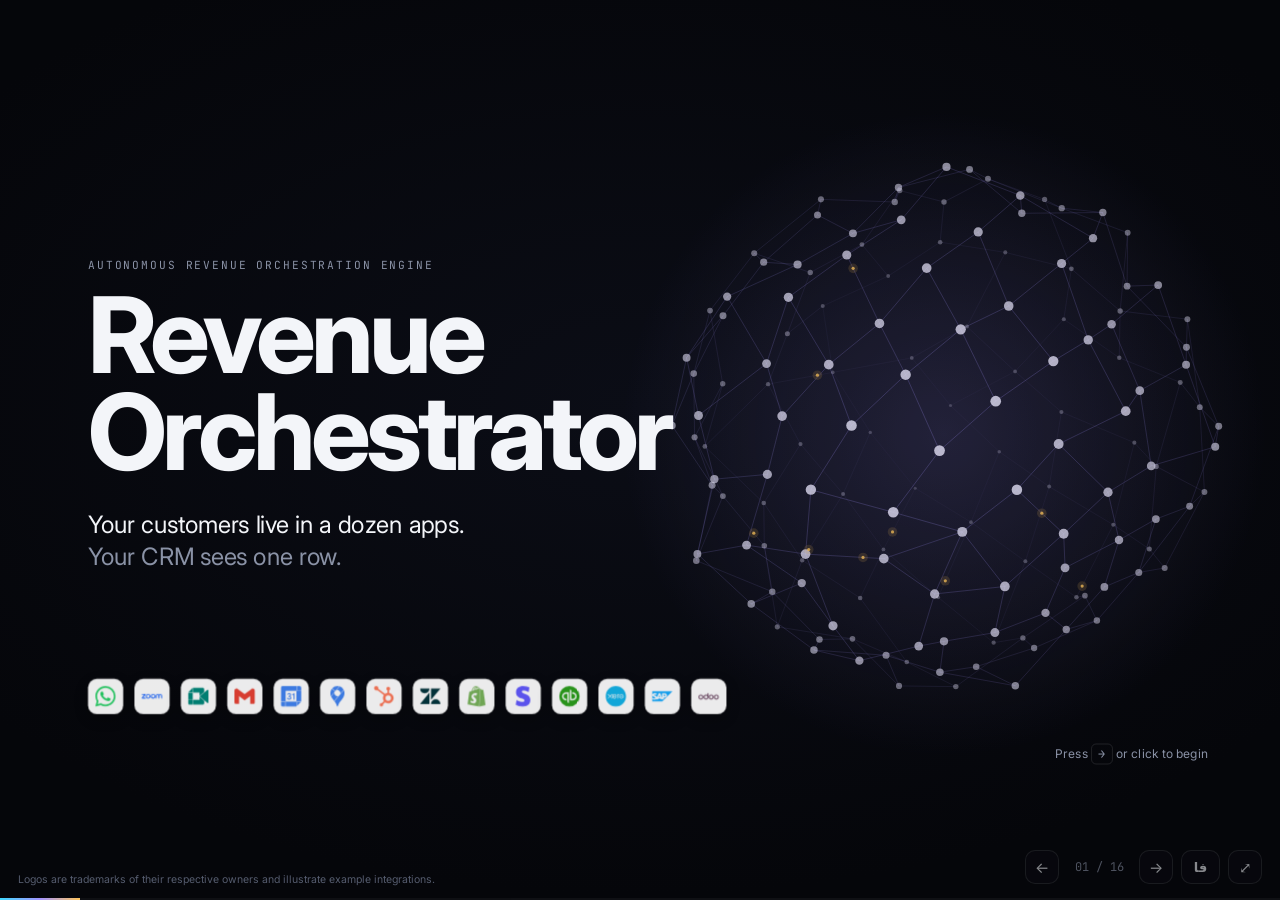
<file: site/index.html>
<!doctype html>
<html lang="en">
<head>
<meta charset="utf-8">
<meta name="viewport" content="width=device-width, initial-scale=1">
<title>Revenue Orchestrator</title>
<meta name="description" content="Autonomous Revenue Orchestration Engine: from scattered apps to decisive action.">
<meta property="og:title" content="Revenue Orchestrator">
<meta property="og:description" content="We don't ingest data. We ingest context. One brain, four algorithms, action for every team.">
<meta name="theme-color" content="#05060a">
<link rel="icon" href="assets/favicon.svg" type="image/svg+xml">
<link rel="preconnect" href="https://fonts.googleapis.com">
<link rel="preconnect" href="https://fonts.gstatic.com" crossorigin>
<link href="https://fonts.googleapis.com/css2?family=Inter:wght@300;400;500;600;700;800&family=JetBrains+Mono:wght@400;500;600&display=swap" rel="stylesheet">
<link rel="stylesheet" href="assets/style.css">
<link href="https://fonts.googleapis.com/css2?family=Vazirmatn:wght@300;400;500;600;700;800&display=swap" rel="stylesheet">
</head>
<body>
<main class="deck" id="deck">
<div class="stage" id="stage">

<!-- 01 · TITLE -->
<section class="slide s-title" data-title="Revenue Orchestrator">
  <canvas class="bg-graph" data-graph="title"></canvas>
  <div class="title-wrap">
    <div class="kicker anim a1">Autonomous Revenue Orchestration Engine</div>
    <h1 class="anim a2">Revenue<br>Orchestrator</h1>
    <p class="lede anim a3">Your customers live in a dozen apps.<br><span class="mute">Your CRM sees one row.</span></p>
  </div>
  <div class="logo-strip anim a4" data-logos="whatsapp zoom googlemeet gmail googlecalendar googlemaps hubspot zendesk shopify stripe quickbooks xero sap odoo"></div>
  <div class="press anim a5">Press <kbd>→</kbd> or click to begin</div>
</section>

<!-- 02 · THREE LIES -->
<section class="slide s-lies" data-title="Three confusions">
  <div class="kicker">The problem</div>
  <ul class="lies">
    <li data-f="0"><span class="mute">Revenue</span> is not profit.</li>
    <li data-f="1"><span class="mute">Pipeline</span> is not intent.</li>
    <li data-f="2"><span class="mute">Activity</span> is not progress.</li>
  </ul>
  <p class="foot-line" data-f="3">Most CRMs blur all three, because they only know what reps typed.</p>
</section>

<!-- 03 · FRAGMENTATION -->
<section class="slide s-frag" data-title="One customer, eight apps" data-steps="1">
  <div class="head">
    <div class="kicker">Fragmented data silos</div>
    <h2>One customer. Eight apps.<br><span class="mute">Eight partial truths.</span></h2>
  </div>
  <svg class="frag-lines" viewBox="0 0 1600 900" data-f="1">
    <path d="M420 305 L800 490"/><path d="M765 300 L800 470"/><path d="M1100 290 L800 480"/>
    <path d="M1240 490 L980 490"/><path d="M1100 690 L800 500"/><path d="M765 735 L800 510"/>
    <path d="M420 700 L800 500"/><path d="M370 490 L620 490"/>
  </svg>
  <div class="frag-card" style="left:90px;top:265px"><i class="logo" data-logo="whatsapp"></i><div><b>+1 (415) 555-0142</b><span>“Can we revisit pricing before renewal?”</span></div></div>
  <div class="frag-card" style="left:600px;top:225px"><i class="logo" data-logo="zoom"></i><div><b>maya.c · 48-min call</b><span>Competitor named 3 times</span></div></div>
  <div class="frag-card" style="left:1050px;top:215px"><i class="logo" data-logo="gmail"></i><div><b>m.chen@helixrobotics.com</b><span>Proposal unanswered · 6 days</span></div></div>
  <div class="frag-card" style="left:1240px;top:450px"><i class="logo" data-logo="zendesk"></i><div><b>Ticket #8812</b><span>Priority: urgent · open 2 days</span></div></div>
  <div class="frag-card" style="left:1050px;top:690px"><i class="logo" data-logo="quickbooks"></i><div><b>Helix Robotics Inc.</b><span>Invoice #4471 · 12 days late</span></div></div>
  <div class="frag-card" style="left:600px;top:735px"><i class="logo" data-logo="googlemaps"></i><div><b>Helix Robotics, Austin TX</b><span>New site opened 3 weeks ago</span></div></div>
  <div class="frag-card" style="left:90px;top:690px"><i class="logo" data-logo="sap"></i><div><b>Account 100482</b><span>3 open orders · volume +18%</span></div></div>
  <div class="frag-card" style="left:40px;top:450px"><i class="logo" data-logo="hubspot"></i><div><b>Maya Chen</b><span>Stage: Negotiation</span></div></div>
  <div class="identity" data-f="1" style="top:445px">
    <div class="avatar">MC</div>
    <div><b>Maya Chen</b><span>VP Operations · Helix Robotics</span></div>
  </div>
  <p class="frag-caption" data-f="1">It's the same person. <span class="gold">We see all of her.</span></p>
</section>

<!-- 04 · THE SYSTEM -->
<section class="slide s-system" id="s-system" data-title="The system" data-steps="5">
  <div class="sys-cap">
    <div class="cap" data-only="0"><div class="kicker">01 · Data silos</div><h2>It starts where your company already works.</h2><p>Chats, calls, meetings, inboxes, maps, accounting, ERP.</p></div>
    <div class="cap" data-only="1"><div class="kicker cy">02 · Signal Refinery &amp; Context Pipeline</div><h2>Raw data goes in. It gets refined.</h2><p>Cleaned · one identity per customer · signals extracted · grounded with RAG · framed with prompts.</p></div>
    <div class="cap" data-only="2"><div class="kicker gold">The engine boundary</div><h2>We don't take data. We take context.</h2><p>Nothing raw crosses the line. Only refined, grounded context reaches the engine.</p></div>
    <div class="cap" data-only="3"><div class="kicker vi">03 · Orchestration engine</div><h2>One brain. Four algorithms feeding it.</h2><p>Financial · retention · persuasion · discovery: each one injects its output into the core.</p></div>
    <div class="cap" data-only="4"><div class="kicker">04 · Execution</div><h2>Out comes action, for every team and every customer.</h2><p>Signal Cards for sales · leads · quiet customers · loyal customers · correspondence · leaders.</p></div>
    <div class="cap" data-only="5"><div class="kicker gold">Revenue Orchestrator</div><h2>Scattered apps in. Decisive action out. Continuously.</h2><p>Every second, every customer, every team.</p></div>
  </div>
  <div class="sys-layer" id="sys-layer"></div>
  <canvas class="sys-canvas" id="sys-canvas"></canvas>
  <div class="sys-overlay" id="sys-overlay"></div>
</section>

<!-- 05 · REFINERY CLOSE-UP -->
<section class="slide s-refine" data-title="Inside the refinery" data-steps="5">
  <div class="head">
    <div class="kicker cy">Signal Refinery &amp; Context Pipeline</div>
    <h2>Inside the refinery: one account, five passes.</h2>
  </div>
  <div class="ref-cols">
    <div class="ref-col raw" data-f="0">
      <div class="ref-n">01 · Raw</div>
      <ul class="ref-list">
        <li><i class="logo xs" data-logo="zoom"></i>48-min recording</li>
        <li><i class="logo xs" data-logo="gmail"></i>14 emails</li>
        <li><i class="logo xs" data-logo="zendesk"></i>Urgent ticket</li>
        <li><i class="logo xs" data-logo="quickbooks"></i>Invoice 12 days late</li>
        <li><i class="logo xs" data-logo="googlemaps"></i>New Austin site</li>
        <li class="mute">+ 4 more sources</li>
      </ul>
    </div>
    <div class="ref-col" data-f="1">
      <div class="ref-n">02 · Clean + resolve</div>
      <div class="ref-big"><span class="mute">9 records</span><em>→</em>1 identity</div>
      <div class="ref-id"><div class="avatar sm">MC</div><div><b>Maya Chen</b><span>Helix Robotics</span></div></div>
      <p class="ref-note">Duplicates merged · 3 aliases linked · every fact keeps its source</p>
    </div>
    <div class="ref-col cy" data-f="2">
      <div class="ref-n">03 · Extract signals</div>
      <div class="chips">
        <span>Price hesitation · 31:20</span><span>Competitor named ×3</span><span>Urgent escalation</span><span>Expansion: new site</span><span>Payment slowing</span>
      </div>
    </div>
    <div class="ref-col vi" data-f="3">
      <div class="ref-n">04 · + RAG</div>
      <p class="ref-sub">Grounded in your own knowledge</p>
      <ul class="ref-list dots">
        <li>3 look-alike accounts saved with annual prepay</li>
        <li>Pricing policy: discount cap 12%</li>
        <li>Playbook: multi-site rollout</li>
      </ul>
    </div>
    <div class="ref-col" data-f="4">
      <div class="ref-n">05 · + Prompt</div>
      <p class="ref-sub">Framed for a decision</p>
      <ul class="ref-list kv">
        <li><span>Role</span>account strategist</li>
        <li><span>Goal</span>protect renewal → open Austin</li>
        <li><span>Guardrail</span>margin ≥ 35%</li>
        <li><span>Tone</span>direct, technical</li>
      </ul>
    </div>
  </div>
  <div class="packet" data-f="5">
    <div class="packet-tag">Context packet → engine</div>
    <p><b>Helix Robotics is at risk and expanding.</b> Renewal in 34 days. Fix ticket #8812 first, then propose the Austin rollout on annual prepay. Expected margin 41%.</p>
    <div class="packet-src"><span>Evidence · 9 sources</span><i class="logo xs" data-logo="zoom"></i><i class="logo xs" data-logo="gmail"></i><i class="logo xs" data-logo="zendesk"></i><i class="logo xs" data-logo="quickbooks"></i><i class="logo xs" data-logo="googlemaps"></i><i class="logo xs" data-logo="sap"></i></div>
  </div>
  <div class="illus">Illustrative data</div>
</section>

<!-- 06 · STATEMENT -->
<section class="slide s-statement" data-title="Context, not data" data-steps="1">
  <h2 class="huge"><span class="mute anim a1">We don't ingest data.</span><br><span class="gold anim a2">We ingest context.</span></h2>
  <p class="lede center" data-f="1">By the time anything reaches the engine it has been cleaned, attached to one identity, grounded in your own knowledge and framed for a decision.</p>
</section>

<!-- 07 · ENGINE -->
<section class="slide s-engine" data-title="The engine" data-steps="4">
  <div class="head center">
    <div class="kicker vi">Autonomous Revenue Orchestration Engine</div>
    <h2>One brain. Four algorithms feeding it.</h2>
  </div>
  <svg class="beams" viewBox="0 0 1600 900">
    <path class="beam" data-f="1" d="M450 330 C 600 330, 640 430, 720 480"/>
    <path class="beam" data-f="2" d="M450 690 C 600 690, 640 600, 720 560"/>
    <path class="beam" data-f="3" d="M1150 330 C 1000 330, 960 430, 880 480"/>
    <path class="beam" data-f="4" d="M1150 690 C 1000 690, 960 600, 880 560"/>
  </svg>
  <canvas class="engine-graph" data-graph="engine"></canvas>
  <div class="core-label"><b>Revenue Context Graph</b><span>one identity · many lenses · every fact with a source</span></div>
  <div class="algo" style="left:90px;top:255px" data-f="1">
    <div class="algo-tag">Algorithm 01 · Financial</div>
    <h3>Contribution Engine</h3>
    <p>Ranks every move by margin, not revenue. Value, readiness and evidence are scored separately, never blended into one vanity score.</p>
  </div>
  <div class="algo" style="left:90px;top:615px" data-f="2">
    <div class="algo-tag">Algorithm 02 · Detection &amp; retention</div>
    <h3>Loyalty Sentinel</h3>
    <p>Detects churn risk before renewal, and loyalty worth rewarding. Can veto any motion that would hurt the relationship.</p>
  </div>
  <div class="algo" style="left:1150px;top:255px" data-f="3">
    <div class="algo-tag">Algorithm 03 · Persuasion</div>
    <h3>Resonance Engine</h3>
    <p>Learns which argument moves which buyer. Predicts objections. Knows what not to say.</p>
  </div>
  <div class="algo" style="left:1150px;top:615px" data-f="4">
    <div class="algo-tag">Algorithm 04 · Discovery</div>
    <h3>Opportunity Radar</h3>
    <p>Finds buying intent hidden in your data, wakes dormant accounts and qualifies new leads.</p>
  </div>
</section>

<!-- 08 · ATTENTION EXCHANGE -->
<section class="slide s-exchange" data-title="Attention Exchange" data-steps="2">
  <div class="head">
    <div class="kicker vi">The core · Attention Exchange</div>
    <h2>We don't score leads. <span class="gold">We price attention.</span></h2>
    <p class="sub">Every algorithm bids for your team's hours in one currency, incremental margin, and the engine clears the market.</p>
  </div>
  <div class="ex-col bids">
    <div class="ex-h">Bids from the algorithms</div>
    <div class="bid veto-row"><span class="tag radar">Radar</span><span class="what">Pitch Austin expansion to Helix Robotics</span><span class="val">+$18.4k/h</span><span class="stamp red" data-f="1">Veto · Sentinel: urgent ticket open</span></div>
    <div class="bid"><span class="tag sentinel">Sentinel</span><span class="what">Rescue Helix Robotics: close ticket #8812</span><span class="val">+$22.1k/h</span></div>
    <div class="bid"><span class="tag contribution">Contribution</span><span class="what">Upsell Vela Health to Enterprise</span><span class="val">+$12.7k/h</span></div>
    <div class="bid veto-row"><span class="tag contribution">Contribution</span><span class="what">20% discount for Orbital Foods</span><span class="val neg">−$1.1k/h</span><span class="stamp red" data-f="1">Rejected · destroys margin</span></div>
    <div class="bid"><span class="tag resonance">Resonance</span><span class="what">Re-engage Northpeak Energy (silent 9 days)</span><span class="val">+$9.8k/h</span></div>
    <div class="bid"><span class="tag radar">Radar</span><span class="what">Reactivate 40 dormant accounts</span><span class="val">+$6.2k/h</span></div>
  </div>
  <div class="ex-arrow" data-f="2">→</div>
  <div class="ex-col slots" data-f="2">
    <div class="ex-h">Cleared · this week's 40 selling hours</div>
    <div class="slot"><span class="rank">1</span><span class="what">Rescue Helix Robotics</span><span class="hrs">6 h · Dana</span></div>
    <div class="slot"><span class="rank">2</span><span class="what">Upsell Vela Health</span><span class="hrs">4 h · Sam</span></div>
    <div class="slot"><span class="rank">3</span><span class="what">Re-engage Northpeak Energy</span><span class="hrs">3 h · Lee</span></div>
    <div class="slot auto"><span class="rank">4</span><span class="what">Reactivate 40 dormant accounts</span><span class="hrs">Autopilot · 0 h</span></div>
    <p class="ex-note">Bids that overpromise lose credit. Bids that deliver gain it.</p>
  </div>
  <div class="illus">Illustrative data</div>
</section>

<!-- 09 · OUTPUTS -->
<section class="slide s-outputs" data-title="Out comes action">
  <div class="head">
    <div class="kicker">Execution layer</div>
    <h2>Out comes action. For every customer, in every moment.</h2>
  </div>
  <div class="out-grid">
    <article class="out c-card anim" style="--d:.05s">
      <div class="out-top"><span class="out-ico" data-ico="card"></span><span class="out-k">Before every call</span></div>
      <h3>Signal Card</h3>
      <p>Your rep walks in knowing why now, what to offer and what to avoid.</p>
      <div class="mini"><div class="mini-row"><b>Helix Robotics</b><span class="pill cy">10:30</span></div><div class="mini-line">Fix #8812 first, then Austin</div><div class="mini-line mute">Margin 41% · 9 sources</div></div>
    </article>
    <article class="out c-lead anim" style="--d:.15s">
      <div class="out-top"><span class="out-ico" data-ico="lead"></span><span class="out-k">New lead</span></div>
      <h3>Qualified in minutes</h3>
      <p>Enriched, scored for fit, routed to the right rep, first touch drafted.</p>
      <div class="mini"><div class="mini-row"><b>Kestrel Logistics</b><span class="pill gr">fit 92</span></div><div class="mini-line">Routed → Sam · intro drafted</div><div class="mini-line mute">Found via <i class="logo xxs" data-logo="googlemaps"></i> + <i class="logo xxs" data-logo="shopify"></i></div></div>
    </article>
    <article class="out c-quiet anim" style="--d:.25s">
      <div class="out-top"><span class="out-ico" data-ico="quiet"></span><span class="out-k">Late responder</span></div>
      <h3>The right nudge</h3>
      <p>In the channel they actually answer, at the hour they usually reply.</p>
      <div class="mini"><div class="mini-row"><b>Northpeak Energy</b><span class="pill am">silent 9d</span></div><div class="mini-line">Best channel <i class="logo xxs" data-logo="whatsapp"></i> · Tue 9:40</div><div class="mini-line mute">Message drafted · awaiting OK</div></div>
    </article>
    <article class="out c-loyal anim" style="--d:.35s">
      <div class="out-top"><span class="out-ico" data-ico="loyal"></span><span class="out-k">Loyal customer</span></div>
      <h3>Recognized first</h3>
      <p>Rewarded before they ask, invited to refer, expanded where it's earned.</p>
      <div class="mini"><div class="mini-row"><b>Lumen Bank</b><span class="pill ro">health 96</span></div><div class="mini-line">Advisory seat · referral ask</div><div class="mini-line mute">Expansion: +2 teams</div></div>
    </article>
    <article class="out c-mail anim" style="--d:.45s">
      <div class="out-top"><span class="out-ico" data-ico="mail"></span><span class="out-k">Needs correspondence</span></div>
      <h3>Nothing dropped</h3>
      <p>Replies drafted with full context. Threads kept warm automatically.</p>
      <div class="mini"><div class="mini-row"><b><i class="logo xxs" data-logo="gmail"></i> 3 threads waiting</b><span class="pill bl">ready</span></div><div class="mini-line">Drafts written in your voice</div><div class="mini-line mute">Approve all · 1 click</div></div>
    </article>
  </div>
  <div class="illus">Illustrative data</div>
</section>

<!-- 10 · SIGNAL CARD -->
<section class="slide s-card" data-title="Signal Card">
  <div class="card-copy">
    <div class="kicker cy">For sales teams</div>
    <h2>A Signal Card<br>before every call.</h2>
    <p class="lede">Thirty seconds of reading.<br><span class="mute">The whole account in your head.</span></p>
    <p class="small mute">Built from 9 sources · refreshed 4 minutes ago</p>
  </div>
  <div class="sigcard">
    <div class="sc-head anim" style="--d:.1s">
      <div class="avatar">MC</div>
      <div><b>Maya Chen</b><span>VP Operations · Helix Robotics</span></div>
      <span class="sc-time">Call · 10:30</span>
    </div>
    <div class="sc-row anim" style="--d:.25s"><span class="sc-k">Why now</span><div class="sc-chips"><span>Renewal in 34 days</span><span>New Austin site</span><span class="red">Urgent ticket open</span></div></div>
    <div class="sc-row anim" style="--d:.4s"><span class="sc-k">Goal</span><p>Close ticket #8812 → earn the right to propose Austin.</p></div>
    <div class="sc-row anim" style="--d:.55s"><span class="sc-k">Open with</span><p class="quote">“Maya, before anything else: your urgent ticket. Here's what we fixed.”</p></div>
    <div class="sc-row anim" style="--d:.7s"><span class="sc-k">Offer</span><p>Austin rollout · annual prepay <span class="pill gold">margin 41%</span></p></div>
    <div class="sc-row anim" style="--d:.85s"><span class="sc-k">Expect</span><p>“Your competitor is 15% cheaper.” → <b>3-year TCO and migration risk.</b></p></div>
    <div class="sc-row anim" style="--d:1s"><span class="sc-k">Avoid</span><p class="red">No discount before the value recap.</p></div>
    <div class="sc-foot anim" style="--d:1.15s">
      <span>Evidence</span><i class="logo xs" data-logo="zoom"></i><i class="logo xs" data-logo="gmail"></i><i class="logo xs" data-logo="zendesk"></i><i class="logo xs" data-logo="quickbooks"></i><i class="logo xs" data-logo="googlemaps"></i>
      <span class="sc-why">Why? →</span>
    </div>
  </div>
  <div class="illus">Illustrative data</div>
</section>

<!-- 11 · AFTER THE CALL -->
<section class="slide s-after" data-title="After the call">
  <div class="head">
    <div class="kicker cy">The second after the call</div>
    <h2>The call ends. <span class="mute">The paperwork doesn't start.</span></h2>
  </div>
  <div class="after-wrap">
    <div class="transcript">
      <div class="tr-h"><i class="logo xs" data-logo="zoom"></i>Call ended · 22 min</div>
      <p class="anim" style="--d:.1s"><b>Maya:</b> Okay, the ticket fix works. Thank you.</p>
      <p class="anim" style="--d:.3s"><b>Dana:</b> Glad to hear. Can we talk about Austin?</p>
      <p class="anim" style="--d:.5s"><b>Maya:</b> Send me numbers for annual. Site visit on the 4th?</p>
    </div>
    <div class="after-arrow">→</div>
    <div class="updates">
      <div class="up anim" style="--d:.8s"><span class="ok">✓</span>CRM stage → <b>Proposal</b></div>
      <div class="up anim" style="--d:1s"><span class="ok">✓</span>Ticket #8812 → closed, confirmed by customer</div>
      <div class="up anim" style="--d:1.2s"><span class="ok">✓</span>Next step: Austin site visit · Nov 4</div>
      <div class="up anim" style="--d:1.4s"><span class="ok">✓</span>Follow-up email drafted</div>
      <div class="up anim" style="--d:1.6s"><span class="ok">✓</span>Quote drafted · annual prepay · margin 41%</div>
      <button class="approve anim" style="--d:1.9s" type="button">Approve &amp; send</button>
      <p class="zero anim" style="--d:2.1s">0 fields typed · 0 notes written</p>
    </div>
  </div>
</section>

<!-- 12 · LEADERS TALK -->
<section class="slide s-voice" data-title="Talk to your revenue" data-steps="4">
  <div class="head">
    <div class="kicker vi">For leaders</div>
    <h2>Leaders don't open dashboards.<br><span class="vi-t">They talk to the brain.</span></h2>
  </div>
  <div class="orb-wrap">
    <div class="orb"><div class="orb-ring r1"></div><div class="orb-ring r2"></div><div class="orb-ring r3"></div><div class="orb-core"></div></div>
    <div class="wave" id="wave"></div>
    <div class="orb-label">Listening…</div>
  </div>
  <div class="convo">
    <div class="msg me" data-f="1">Where does Q4 land, and how do we close the gap?</div>
    <div class="msg ai" data-f="2">Q4 lands at <b>$8.6M margin, $1.2M short.</b> Two plays close it:
      <div class="scen"><div><b>A</b> Rescue + expand 6 at-risk accounts <span class="gold">+$0.9M</span></div><div><b>B</b> Reactivate 40 dormant accounts <span class="gold">+$0.5M</span></div></div>
    </div>
    <div class="msg me" data-f="3">Run both. Keep margin above 35%.</div>
    <div class="msg ai done" data-f="4"><b>Done.</b> 47 tasks sent to 12 reps. 40 drafts are waiting for your approval.</div>
  </div>
  <div class="illus">Illustrative data</div>
</section>

<!-- 13 · ONE BRAIN -->
<section class="slide s-one" data-title="No modules to learn">
  <div class="head center">
    <div class="kicker">The whole product</div>
    <h2>No modules to learn.</h2>
  </div>
  <div class="one-flow">
    <div class="one-col">
      <div class="one-grid" data-logos="whatsapp zoom googlemeet gmail googlecalendar googlemaps hubspot zendesk shopify stripe quickbooks xero sap odoo"></div>
      <p class="one-cap"><b>Modules feed it.</b></p>
    </div>
    <div class="one-pipe"><span></span></div>
    <div class="one-col mid">
      <canvas class="one-graph" data-graph="one"></canvas>
      <p class="one-cap"><b>One brain runs it.</b><span>with four algorithms around it</span></p>
    </div>
    <div class="one-pipe split"><span></span><span></span></div>
    <div class="one-col right">
      <div class="surface vi"><span class="out-ico" data-ico="mic"></span><div><b>Conversation</b><span>for leaders</span></div></div>
      <div class="surface cy"><span class="out-ico" data-ico="card"></span><div><b>Signal Cards</b><span>for teams</span></div></div>
      <p class="one-cap"><b>Two surfaces show it.</b></p>
    </div>
  </div>
</section>

<!-- 14 · SETTLEMENT -->
<section class="slide s-settle" data-title="Settlement">
  <div class="head">
    <div class="kicker gold">Closed-loop settlement</div>
    <h2>Forecasts guess. <span class="gold">Settlement proves.</span></h2>
  </div>
  <svg class="loop" viewBox="0 0 520 520">
    <circle class="loop-track" cx="260" cy="260" r="190"/>
    <circle class="loop-dot" r="9"><animateMotion dur="5s" repeatCount="indefinite" path="M260 70 A190 190 0 1 1 259.9 70"/></circle>
    <g class="loop-node" transform="translate(260 70)"><circle r="44"/><text y="5">Act</text></g>
    <g class="loop-node" transform="translate(450 260)"><circle r="44"/><text y="5">Outcome</text></g>
    <g class="loop-node gold" transform="translate(260 450)"><circle r="44"/><text y="5">Settle</text></g>
    <g class="loop-node" transform="translate(70 260)"><circle r="44"/><text y="-3">Re-</text><text y="14">calibrate</text></g>
  </svg>
  <div class="settle-copy">
    <p class="lede">Every action is settled against <b>real cash</b> from billing and accounting, and against a <b>holdout group</b> the engine deliberately left alone.</p>
    <p class="mute">That's incremental lift, not correlation.</p>
    <div class="credit">
      <div class="cr-h">Algorithm credit</div>
      <div class="cr"><span>Contribution</span><div class="bar"><i style="--w:82%"></i></div><em class="gain">+4</em></div>
      <div class="cr"><span>Sentinel</span><div class="bar"><i style="--w:91%"></i></div><em class="gain">+7</em></div>
      <div class="cr"><span>Resonance</span><div class="bar"><i style="--w:64%"></i></div><em class="loss">−5</em></div>
      <div class="cr"><span>Radar</span><div class="bar"><i style="--w:73%"></i></div><em class="gain">+2</em></div>
      <p class="cr-note">Overpromise, and an algorithm loses its vote.</p>
    </div>
  </div>
</section>

<!-- 15 · TRUST -->
<section class="slide s-trust" data-title="Built to be trusted">
  <div class="head center">
    <div class="kicker">Built to be trusted</div>
    <h2>Four rules the engine never breaks.</h2>
  </div>
  <div class="trust-grid">
    <div class="rule anim" style="--d:.05s"><span class="rn">01</span><h3>The language model never computes a number.</h3><p>Money, scores and forecasts come from deterministic, versioned rules. AI explains; it doesn't invent.</p></div>
    <div class="rule anim" style="--d:.15s"><span class="rn">02</span><h3>Every recommendation ships with a receipt.</h3><p>Ask “why?” and see the exact sources, dates and components behind it.</p></div>
    <div class="rule anim" style="--d:.25s"><span class="rn">03</span><h3>Unknown is not zero.</h3><p>Missing data is shown as missing, never mistaken for a customer going cold.</p></div>
    <div class="rule anim" style="--d:.35s"><span class="rn">04</span><h3>AI proposes. Humans approve the irreversible.</h3><p>Nothing is sent, discounted or committed without permission and an audit trail.</p></div>
  </div>
</section>

<!-- 16 · THE CRM IS DEAD -->
<section class="slide s-dead" data-title="The CRM is dead" data-steps="1">
  <svg class="ecg" viewBox="0 0 1600 300" preserveAspectRatio="none">
    <path d="M0 150 H260 L290 150 L310 90 L335 230 L360 40 L385 200 L405 150 H620 L645 150 L662 110 L684 200 L705 80 L725 170 L742 150 H900 L915 150 L928 128 L942 170 L956 140 L968 150 H1600"/>
  </svg>
  <div class="dead-copy">
    <h2 class="huge anim a3">The CRM is dead.</h2>
    <p class="lede center" data-f="1">Long live the <span class="gold">system of action.</span></p>
    <div class="sign" data-f="1"><b>Revenue Orchestrator</b><span>Autonomous Revenue Orchestration Engine</span></div>
  </div>
</section>

</div>

<nav class="hud" aria-label="Slide navigation">
  <button class="nav prev" id="prev" type="button" aria-label="Previous">←</button>
  <div class="count" id="count">01 / 16</div>
  <button class="nav next" id="next" type="button" aria-label="Next">→</button>
  <button class="nav lang" id="language" type="button">فا</button>
  <button class="nav fs" id="fs" type="button" aria-label="Fullscreen" title="Fullscreen (F)">⤢</button>
</nav>
<div class="progress"><i id="bar"></i></div>
<div class="legal">Logos are trademarks of their respective owners and illustrate example integrations.</div>
</main>

<script src="assets/icons.js"></script>
<script src="assets/i18n.js"></script>
<script src="assets/deck.js"></script>
<script src="assets/graph.js"></script>
<script src="assets/system.js"></script>
<script src="assets/scenes.js"></script>
</body>
</html>
</file>
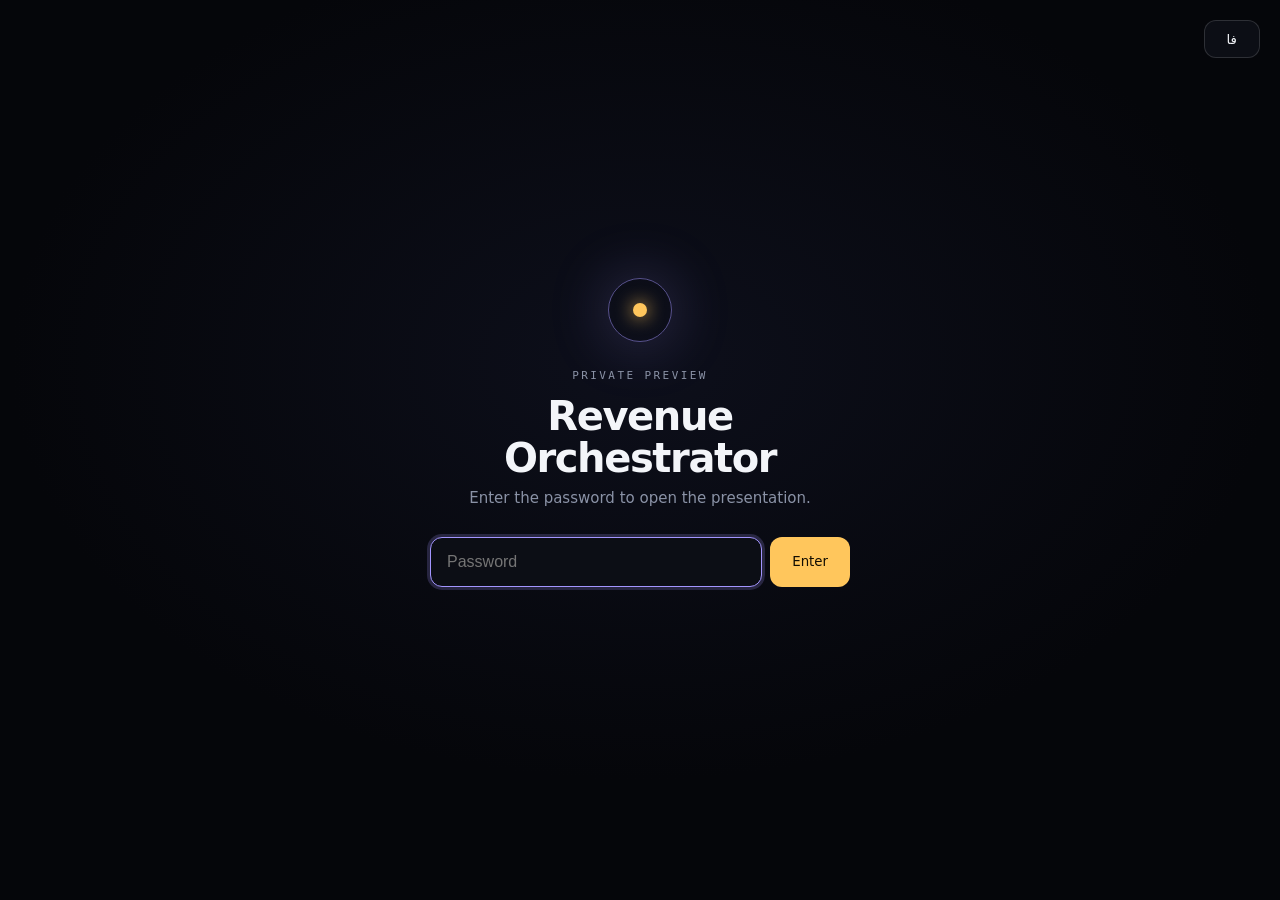
<file: scripts/gate.html>
<!doctype html>
<html lang="en">
<head>
<meta charset="utf-8">
<meta name="viewport" content="width=device-width, initial-scale=1">
<meta name="robots" content="noindex, nofollow">
<title>Revenue Orchestrator</title>
<meta name="theme-color" content="#05060a">
<link rel="icon" href="favicon.svg" type="image/svg+xml">
<style id="gate-css">
  :root { --bg: #05060a; --panel: #0c0e15; --line: rgba(255,255,255,.14); --text: #f3f5f9; --muted: #8a92a6; --gold: #ffc65c; --vi: #a395ff; --red: #ff6b6b; }
  * { box-sizing: border-box; margin: 0; padding: 0; }
  html, body { height: 100%; background: var(--bg); color: var(--text); }
  body { font-family: Inter, system-ui, -apple-system, "Segoe UI", sans-serif; -webkit-font-smoothing: antialiased; }
  .gate { min-height: 100%; display: grid; place-items: center; padding: 24px 16px;
    background: radial-gradient(900px 600px at 50% 40%, #0d0f1b 0%, var(--bg) 70%); }
  .box { width: 100%; max-width: 420px; text-align: center; }
  .mark { width: 64px; height: 64px; margin: 0 auto 28px; border-radius: 50%; border: 1px solid rgba(163,149,255,.5);
    display: grid; place-items: center; box-shadow: 0 0 60px rgba(163,149,255,.25); }
  .mark i { width: 14px; height: 14px; border-radius: 50%; background: var(--gold); box-shadow: 0 0 18px var(--gold); }
  .kicker { font: 500 11px/1 ui-monospace, SFMono-Regular, Menlo, monospace; letter-spacing: .22em; text-transform: uppercase; color: var(--muted); }
  h1 { font-size: 40px; line-height: 1.05; letter-spacing: -.035em; font-weight: 750; margin: 14px 0 10px; }
  p.sub { color: var(--muted); font-size: 15px; margin-bottom: 30px; }
  form { display: flex; gap: 8px; }
  input { flex: 1; min-width: 0; height: 50px; padding: 0 16px; border-radius: 12px; border: 1px solid var(--line);
    background: var(--panel); color: var(--text); font-size: 16px; outline: none; }
  input:focus { border-color: var(--vi); box-shadow: 0 0 0 3px rgba(163,149,255,.2); }
  button { height: 50px; padding: 0 22px; border: 0; border-radius: 12px; font: 650 15px/1 inherit; font-family: inherit;
    color: #120d02; background: var(--gold); cursor: pointer; }
  button:disabled { opacity: .6; cursor: progress; }
  .msg { min-height: 22px; margin-top: 14px; font-size: 14px; color: var(--muted); }
  .msg.err { color: var(--red); }
  .lang { position: fixed; top: 20px; right: 20px; height: 38px; color: var(--text); background: var(--panel); border: 1px solid var(--line); }
  html[lang="fa"] body { font-family: "Vazirmatn", Tahoma, sans-serif; }
  html[lang="fa"] h1 { letter-spacing: 0; line-height: 1.35; }
  .shake { animation: shake .35s; }
  @keyframes shake { 25% { transform: translateX(-6px); } 75% { transform: translateX(6px); } }
</style>
</head>
<body>
<div class="gate" id="gate">
  <button class="lang" id="language" type="button">فا</button>
  <div class="box">
    <div class="mark"><i></i></div>
    <div class="kicker">Private preview</div>
    <h1>Revenue Orchestrator</h1>
    <p class="sub">Enter the password to open the presentation.</p>
    <form id="form" autocomplete="off">
      <input id="pw" type="password" placeholder="Password" aria-label="Password" autofocus required>
      <button id="go" type="submit">Enter</button>
    </form>
    <div class="msg" id="msg" role="status"></div>
  </div>
</div>
<script id="payload" type="application/json">__PAYLOAD__</script>
<script>
(() => {
  const data = JSON.parse(document.getElementById('payload').textContent);
  const form = document.getElementById('form'), pw = document.getElementById('pw');
  const go = document.getElementById('go'), msg = document.getElementById('msg');
  const KEY = 'ro-deck-key';
  const language = new URL(location.href).searchParams.get('lang') || localStorage.getItem('deck-language') || 'en';
  if (language === 'fa') {
    document.documentElement.lang = 'fa'; document.documentElement.dir = 'rtl';
    document.title = 'ارکستریتور درآمد';
    document.querySelector('.kicker').textContent = 'پیش‌نمایش خصوصی';
    document.querySelector('.box h1').textContent = 'ارکستریتور درآمد';
    document.querySelector('.box .sub').textContent = 'برای مشاهدهٔ ارائه، رمز را وارد کنید.';
    pw.placeholder = 'رمز عبور'; pw.setAttribute('aria-label', 'رمز عبور');
    go.textContent = 'ورود';
  }
  const languageButton = document.getElementById('language');
  languageButton.textContent = language === 'fa' ? 'EN' : 'فا';
  languageButton.addEventListener('click', () => {
    const next = language === 'fa' ? 'en' : 'fa';
    localStorage.setItem('deck-language', next);
    const url = new URL(location.href); url.searchParams.set('lang', next); location.assign(url.href);
  });
  const u8 = s => Uint8Array.from(atob(s), c => c.charCodeAt(0));
  const b64 = buf => btoa(String.fromCharCode(...new Uint8Array(buf)));
  const store = {
    get() { try { return sessionStorage.getItem(KEY); } catch { return null; } },
    set(v) { try { sessionStorage.setItem(KEY, v); } catch { /* private mode: ask again next time */ } },
    clear() { try { sessionStorage.removeItem(KEY); } catch { } },
  };

  async function deriveKey(password) {
    const base = await crypto.subtle.importKey('raw', new TextEncoder().encode(password), 'PBKDF2', false, ['deriveKey']);
    return crypto.subtle.deriveKey({ name: 'PBKDF2', hash: 'SHA-256', salt: u8(data.salt), iterations: data.iter },
      base, { name: 'AES-GCM', length: 256 }, true, ['decrypt']);
  }
  async function open(key) {
    const plain = await crypto.subtle.decrypt({ name: 'AES-GCM', iv: u8(data.iv) }, key, u8(data.ct));
    return JSON.parse(new TextDecoder().decode(plain));
  }
  function mount(deck) {
    document.getElementById('gate').remove();
    document.getElementById('gate-css').remove();
    document.getElementById('payload').remove();
    document.head.insertAdjacentHTML('beforeend', deck.head);
    document.body.insertAdjacentHTML('afterbegin', deck.body);
    for (const code of deck.scripts) {
      const s = document.createElement('script');
      s.textContent = code;
      document.body.appendChild(s);
    }
  }

  form.addEventListener('submit', async e => {
    e.preventDefault();
    go.disabled = true; msg.className = 'msg'; msg.textContent = language === 'fa' ? 'در حال باز کردن…' : 'Unlocking…';
    try {
      const key = await deriveKey(pw.value);
      const deck = await open(key);
      store.set(b64(await crypto.subtle.exportKey('raw', key)));
      mount(deck);
    } catch {
      go.disabled = false; msg.className = 'msg err'; msg.textContent = language === 'fa' ? 'رمز نادرست است.' : 'Wrong password.';
      form.classList.remove('shake'); void form.offsetWidth; form.classList.add('shake');
      pw.select();
    }
  });

  // Same tab, already unlocked: skip the prompt on reload.
  const saved = store.get();
  if (saved) {
    crypto.subtle.importKey('raw', u8(saved), 'AES-GCM', false, ['decrypt'])
      .then(open).then(mount).catch(() => store.clear());
  }
})();
</script>
</body>
</html>
</file>
<file: site/assets/style.css>
:root {
  --bg: #05060a;
  --panel: #0c0e15;
  --panel-2: #11141d;
  --line: rgba(255, 255, 255, .08);
  --line-2: rgba(255, 255, 255, .14);
  --text: #f3f5f9;
  --muted: #8a92a6;
  --dim: #555c6e;
  --raw: #7d8597;
  --cy: #3fd8ff;
  --gold: #ffc65c;
  --vi: #a395ff;
  --gr: #4ade80;
  --am: #ffb547;
  --ro: #ff7ab6;
  --bl: #7aa2ff;
  --red: #ff6b6b;
  --sans: "Inter", system-ui, -apple-system, "Segoe UI", sans-serif;
  --mono: "JetBrains Mono", ui-monospace, SFMono-Regular, Menlo, monospace;
}

* { box-sizing: border-box; margin: 0; padding: 0; }
html, body { height: 100%; background: var(--bg); color: var(--text); overflow: hidden; }
body { font-family: var(--sans); -webkit-font-smoothing: antialiased; }
button { font: inherit; color: inherit; }

/* ---------- deck & stage ---------- */
.deck { position: fixed; inset: 0; background: radial-gradient(1200px 700px at 50% 45%, #0b0d16 0%, var(--bg) 70%); }
.stage {
  position: absolute; left: 50%; top: 50%; width: 1600px; height: 900px;
  transform-origin: 50% 50%; transform: translate(-50%, -50%);
}
.slide {
  position: absolute; inset: 0; opacity: 0; visibility: hidden;
  transition: opacity .6s ease, visibility 0s linear .6s;
  padding: 0;
}
.slide.active { opacity: 1; visibility: visible; transition: opacity .6s ease, visibility 0s; }

/* type */
h1 { font-size: 132px; line-height: .92; font-weight: 750; letter-spacing: -.045em; }
h2 { font-size: 52px; line-height: 1.06; font-weight: 680; letter-spacing: -.03em; }
h3 { font-size: 22px; line-height: 1.2; font-weight: 650; letter-spacing: -.01em; }
.huge { font-size: 104px; line-height: 1.02; font-weight: 760; letter-spacing: -.045em; text-align: center; }
.kicker { font-family: var(--mono); font-size: 14px; letter-spacing: .22em; text-transform: uppercase; color: var(--muted); margin-bottom: 18px; }
.kicker.cy { color: var(--cy); } .kicker.gold { color: var(--gold); } .kicker.vi { color: var(--vi); }
.lede { font-size: 30px; line-height: 1.35; font-weight: 400; letter-spacing: -.01em; }
.lede.center { text-align: center; max-width: 1100px; margin: 0 auto; }
.sub { font-size: 22px; color: var(--muted); margin-top: 14px; max-width: 980px; line-height: 1.4; }
.small { font-size: 16px; }
.mute { color: var(--muted); }
.gold { color: var(--gold); }
.vi-t { color: var(--vi); }
.red { color: var(--red); }
.head { position: absolute; left: 90px; top: 70px; right: 90px; }
.head.center { text-align: center; }
.illus { position: absolute; right: 44px; top: 40px; font-family: var(--mono); font-size: 11px; letter-spacing: .14em; text-transform: uppercase; color: var(--dim); }

/* entrance animations (replay each time a slide becomes active) */
.anim { opacity: 0; }
.slide.active .anim { animation: rise .8s cubic-bezier(.2, .7, .2, 1) forwards; animation-delay: var(--d, 0s); }
.slide.active .a1 { --d: .1s; } .slide.active .a2 { --d: .35s; } .slide.active .a3 { --d: .6s; }
.slide.active .a4 { --d: .9s; } .slide.active .a5 { --d: 1.3s; }
@keyframes rise { from { opacity: 0; transform: translateY(18px); filter: blur(4px); } to { opacity: 1; transform: none; filter: none; } }

/* step fragments */
[data-f] { opacity: 0; transform: translateY(14px); transition: opacity .6s ease, transform .6s cubic-bezier(.2, .7, .2, 1); }
[data-f].on { opacity: 1; transform: none; }
[data-f="0"] { opacity: 1; transform: none; }
[data-only] { opacity: 0; transition: opacity .5s ease; }
[data-only].on { opacity: 1; }

/* logos */
.logo { display: inline-grid; place-items: center; width: 40px; height: 40px; border-radius: 11px; background: #fff; flex: none; box-shadow: 0 6px 18px rgba(0, 0, 0, .35); }
.logo svg { width: 58%; height: 58%; }
.logo.xs { width: 22px; height: 22px; border-radius: 6px; box-shadow: none; }
.logo.xxs { width: 16px; height: 16px; border-radius: 4px; box-shadow: none; vertical-align: -3px; }

/* ---------- 01 title ---------- */
.bg-graph { position: absolute; inset: 0; width: 1600px; height: 900px; opacity: .9; }
.title-wrap { position: absolute; left: 110px; top: 210px; }
.s-title h1 { margin: 8px 0 34px; }
.logo-strip { position: absolute; left: 110px; bottom: 120px; display: flex; gap: 14px; }
.logo-strip .logo { width: 44px; height: 44px; opacity: .92; }
.press { position: absolute; right: 90px; bottom: 60px; font-size: 15px; color: var(--muted); }
kbd { font-family: var(--mono); border: 1px solid var(--line-2); border-radius: 6px; padding: 2px 8px; }

/* ---------- 02 lies ---------- */
.s-lies .kicker { position: absolute; left: 150px; top: 170px; }
.lies { list-style: none; position: absolute; left: 150px; top: 230px; }
.lies li { font-size: 104px; font-weight: 760; letter-spacing: -.045em; line-height: 1.12; }
.foot-line { position: absolute; left: 150px; bottom: 120px; font-size: 26px; color: var(--muted); }

/* ---------- 03 fragmentation ---------- */
.frag-card {
  position: absolute; display: flex; gap: 14px; align-items: center; width: 330px;
  padding: 16px 18px; border-radius: 16px; background: var(--panel); border: 1px solid var(--line);
}
.slide.active .frag-card { animation: floaty 6s ease-in-out infinite; }
.frag-card:nth-of-type(2n) { animation-delay: -2s !important; }
.frag-card:nth-of-type(3n) { animation-delay: -4s !important; }
@keyframes floaty { 50% { transform: translateY(-6px); } }
.frag-card b { display: block; font-size: 16px; font-weight: 600; }
.frag-card span { display: block; font-size: 14px; color: var(--muted); margin-top: 3px; }
.frag-lines { position: absolute; inset: 0; width: 1600px; height: 900px; }
.frag-lines path { stroke: var(--gold); stroke-width: 1.5; fill: none; opacity: .55; stroke-dasharray: 600; stroke-dashoffset: 600; }
.frag-lines.on path { animation: draw 1.2s ease forwards; }
@keyframes draw { to { stroke-dashoffset: 0; } }
.identity {
  position: absolute; left: 620px; top: 430px; width: 360px; display: flex; gap: 16px; align-items: center;
  padding: 18px 22px; border-radius: 20px; background: #141109; border: 1px solid rgba(255, 198, 92, .55);
  box-shadow: 0 0 60px rgba(255, 198, 92, .18);
}
.identity b { font-size: 22px; display: block; } .identity span { color: var(--muted); font-size: 15px; }
.avatar { width: 52px; height: 52px; border-radius: 50%; display: grid; place-items: center; font-weight: 700; background: linear-gradient(135deg, #ffd88a, #ff9f5a); color: #1a1205; flex: none; }
.avatar.sm { width: 38px; height: 38px; font-size: 14px; }
.frag-caption { position: absolute; left: 0; right: 0; bottom: 34px; text-align: center; font-size: 26px; }

/* ---------- 04 system ---------- */
.sys-cap { position: absolute; left: 70px; top: 46px; width: 1180px; height: 120px; }
.sys-cap .cap { position: absolute; inset: 0; }
.sys-cap .kicker { margin-bottom: 10px; }
.sys-cap h2 { font-size: 40px; }
.sys-cap p { font-size: 18px; color: var(--muted); margin-top: 8px; }
.sys-layer, .sys-overlay { position: absolute; inset: 0; }
.sys-canvas { position: absolute; left: 0; top: 0; width: 1600px; height: 900px; pointer-events: none; }
.sys-overlay > *, .sys-layer > * { position: absolute; }
.sec-h { font-family: var(--mono); font-size: 12px; letter-spacing: .18em; text-transform: uppercase; color: var(--muted); white-space: nowrap; }
.src { width: 54px; text-align: center; }
.src .logo { width: 54px; height: 54px; border-radius: 15px; transition: transform .3s, box-shadow .3s; }
.src .logo.ping { transform: scale(1.08); box-shadow: 0 0 0 3px rgba(255, 255, 255, .25), 0 6px 18px rgba(0, 0, 0, .35); }
.src small { display: block; width: 100px; margin-left: -23px; margin-top: 6px; font-size: 10.5px; color: var(--muted); white-space: nowrap; }
.tube {
  border-radius: 60px; border: 1px solid rgba(63, 216, 255, .35);
  background: linear-gradient(90deg, rgba(125, 133, 151, .10), rgba(63, 216, 255, .10) 60%, rgba(255, 198, 92, .12));
  box-shadow: inset 0 0 40px rgba(63, 216, 255, .08), 0 0 50px rgba(63, 216, 255, .06);
}
.gate { width: 1px; background: linear-gradient(transparent, rgba(63, 216, 255, .5), transparent); }
.zone-l { font-family: var(--mono); font-size: 11.5px; line-height: 1.25; color: var(--cy); text-align: center; letter-spacing: .04em; white-space: nowrap; translate: -50% 0; }
.zone-l b { display: block; font-weight: 500; color: var(--dim); font-size: 10px; margin-bottom: 3px; }
.zone-l.vi { color: var(--vi); } .zone-l.gold { color: var(--gold); }
.boundary { width: 0; border-left: 2px dashed rgba(255, 198, 92, .6); filter: drop-shadow(0 0 6px rgba(255, 198, 92, .6)); }
.b-top { font-family: var(--mono); font-size: 11px; letter-spacing: .2em; color: var(--gold); translate: -50% 0; white-space: nowrap; }
.b-left, .b-right { font-size: 16px; font-weight: 600; white-space: nowrap; }
.b-left { color: var(--muted); translate: -100% 0; text-align: right; }
.b-right { color: var(--gold); }
.engine-ring {
  border-radius: 50%; border: 1px solid rgba(163, 149, 255, .45);
  background: radial-gradient(circle, rgba(163, 149, 255, .16), rgba(163, 149, 255, .02) 70%);
  box-shadow: 0 0 80px rgba(163, 149, 255, .25);
}
.engine-l { text-align: center; translate: -50% 0; white-space: nowrap; }
.engine-l b { font-size: 15px; font-weight: 650; display: block; }
.engine-l span { font-size: 12px; color: var(--muted); }
.chip-algo {
  width: 186px; height: 62px; border-radius: 14px; padding: 10px 14px;
  background: #0f0d1c; border: 1px solid rgba(163, 149, 255, .5); box-shadow: 0 0 30px rgba(163, 149, 255, .15);
}
.chip-algo i { display: block; font-style: normal; font-family: var(--mono); font-size: 9.5px; letter-spacing: .18em; color: var(--vi); text-transform: uppercase; }
.chip-algo b { display: block; font-size: 15px; margin-top: 3px; }
.chip-algo b span { font-weight: 400; color: var(--muted); font-size: 12px; margin-left: 4px; }
.outp {
  width: 180px; height: 70px; border-radius: 16px; padding: 12px 8px 12px 52px;
  background: var(--panel); border: 1px solid var(--line-2);
}
.outp .out-ico { position: absolute; left: 12px; top: 17px; }
.outp b { display: block; font-size: 14px; font-weight: 650; }
.outp span.s { display: block; font-size: 11px; color: var(--muted); margin-top: 2px; line-height: 1.25; }
.outp.ping { border-color: var(--c); box-shadow: 0 0 24px color-mix(in srgb, var(--c) 35%, transparent); }
.outp { transition: border-color .4s, box-shadow .4s; }

.out-ico { width: 32px; height: 32px; border-radius: 10px; display: grid; place-items: center; background: color-mix(in srgb, var(--c, var(--cy)) 16%, transparent); color: var(--c, var(--cy)); flex: none; }
.out-ico svg { width: 18px; height: 18px; fill: none; stroke: currentColor; stroke-width: 1.8; stroke-linecap: round; stroke-linejoin: round; }

/* ---------- 05 refinery ---------- */
.ref-cols { position: absolute; left: 90px; right: 90px; top: 220px; display: grid; grid-template-columns: repeat(5, 1fr); gap: 22px; }
.ref-col { background: var(--panel); border: 1px solid var(--line); border-radius: 18px; padding: 22px; min-height: 360px; position: relative; }
.ref-col:not(:last-child)::after { content: "›"; position: absolute; right: -18px; top: 46%; color: var(--dim); font-size: 26px; }
.ref-col.cy { border-color: rgba(63, 216, 255, .35); }
.ref-col.vi { border-color: rgba(163, 149, 255, .35); }
.ref-n { font-family: var(--mono); font-size: 12.5px; letter-spacing: .14em; text-transform: uppercase; color: var(--muted); margin-bottom: 18px; }
.ref-col.cy .ref-n { color: var(--cy); } .ref-col.vi .ref-n { color: var(--vi); }
.ref-list { list-style: none; display: grid; gap: 12px; font-size: 16px; }
.ref-list li { display: flex; gap: 10px; align-items: center; }
.ref-list.dots li { display: block; padding-left: 16px; position: relative; line-height: 1.35; }
.ref-list.dots li::before { content: ""; position: absolute; left: 0; top: 8px; width: 6px; height: 6px; border-radius: 50%; background: var(--vi); }
.ref-list.kv li { display: block; line-height: 1.3; }
.ref-list.kv span { display: block; font-family: var(--mono); font-size: 11px; color: var(--dim); text-transform: uppercase; letter-spacing: .12em; }
.ref-sub { font-size: 15px; color: var(--muted); margin-bottom: 14px; }
.ref-big { font-size: 28px; font-weight: 700; letter-spacing: -.02em; line-height: 1.25; }
.ref-big .mute { display: block; font-size: 20px; font-weight: 500; text-decoration: line-through; text-decoration-color: var(--dim); }
.ref-big em { font-style: normal; color: var(--dim); font-size: 22px; margin-right: 8px; }
.ref-id { display: flex; gap: 12px; align-items: center; margin: 22px 0 16px; }
.ref-id b { display: block; font-size: 16px; } .ref-id span { color: var(--muted); font-size: 14px; }
.ref-note { font-size: 13.5px; color: var(--muted); line-height: 1.4; }
.chips { display: flex; flex-wrap: wrap; gap: 8px; }
.chips span { font-size: 14px; padding: 7px 11px; border-radius: 999px; background: rgba(63, 216, 255, .1); border: 1px solid rgba(63, 216, 255, .35); color: #bff2ff; }
.packet {
  position: absolute; left: 90px; right: 90px; top: 615px; padding: 24px 30px; border-radius: 20px;
  background: linear-gradient(90deg, #17130a, #0f0d08); border: 1px solid rgba(255, 198, 92, .55); box-shadow: 0 0 60px rgba(255, 198, 92, .12);
}
.packet-tag { font-family: var(--mono); font-size: 12px; letter-spacing: .18em; text-transform: uppercase; color: var(--gold); margin-bottom: 10px; }
.packet p { font-size: 24px; line-height: 1.4; max-width: 1250px; }
.packet-src { display: flex; gap: 8px; align-items: center; margin-top: 14px; font-size: 13px; color: var(--muted); }
.packet-src span { margin-right: 6px; }

/* ---------- 06 statement ---------- */
.s-statement .huge { position: absolute; left: 0; right: 0; top: 260px; }
.s-statement .lede { position: absolute; left: 0; right: 0; top: 560px; color: var(--muted); font-size: 26px; }

/* ---------- 07 engine ---------- */
.s-engine .head { top: 60px; }
.engine-graph { position: absolute; left: 550px; top: 220px; width: 500px; height: 500px; }
.core-label { position: absolute; left: 0; right: 0; top: 760px; text-align: center; }
.core-label b { display: block; font-size: 22px; } .core-label span { color: var(--muted); font-size: 16px; }
.beams { position: absolute; inset: 0; width: 1600px; height: 900px; }
.beam { fill: none; stroke: var(--vi); stroke-width: 2; stroke-dasharray: 4 10; opacity: 0; }
.beam.on { opacity: .8; animation: flow 1s linear infinite; }
@keyframes flow { to { stroke-dashoffset: -28; } }
.algo { position: absolute; width: 360px; padding: 22px 24px; border-radius: 18px; background: #0e0c1a; border: 1px solid rgba(163, 149, 255, .4); box-shadow: 0 0 50px rgba(163, 149, 255, .1); }
.algo-tag { font-family: var(--mono); font-size: 11px; letter-spacing: .16em; text-transform: uppercase; color: var(--vi); margin-bottom: 8px; }
.algo h3 { font-size: 24px; margin-bottom: 8px; }
.algo p { font-size: 15px; line-height: 1.45; color: var(--muted); }

/* ---------- 08 exchange ---------- */
.ex-col { position: absolute; top: 330px; }
.ex-col.bids { left: 90px; width: 760px; }
.ex-col.slots { left: 980px; width: 530px; }
.ex-h { font-family: var(--mono); font-size: 12px; letter-spacing: .16em; text-transform: uppercase; color: var(--muted); margin-bottom: 14px; }
.bid { position: relative; display: grid; grid-template-columns: 120px 1fr 100px; align-items: center; gap: 14px; height: 62px; padding: 0 18px; margin-bottom: 10px; border-radius: 14px; background: var(--panel); border: 1px solid var(--line); font-size: 16.5px; }
.tag { font-family: var(--mono); font-size: 11px; letter-spacing: .08em; text-transform: uppercase; padding: 5px 9px; border-radius: 8px; justify-self: start; }
.tag.radar { color: var(--gr); background: rgba(74, 222, 128, .1); }
.tag.sentinel { color: var(--ro); background: rgba(255, 122, 182, .1); }
.tag.contribution { color: var(--gold); background: rgba(255, 198, 92, .1); }
.tag.resonance { color: var(--bl); background: rgba(122, 162, 255, .1); }
.val { font-family: var(--mono); font-size: 15px; text-align: right; color: var(--text); }
.val.neg { color: var(--red); }
.stamp { position: absolute; right: 14px; top: 50%; transform: translateY(-50%) rotate(-2deg); font-family: var(--mono); font-size: 12px; letter-spacing: .06em; text-transform: uppercase; padding: 7px 12px; border-radius: 8px; border: 1.5px solid var(--red); color: var(--red); background: #1a0b0e; white-space: nowrap; }
.stamp[data-f] { transform: translateY(-50%) rotate(-2deg) scale(1.3); }
.stamp[data-f].on { transform: translateY(-50%) rotate(-2deg) scale(1); }
.slide[data-step="1"] .veto-row .what, .slide[data-step="2"] .veto-row .what { color: var(--dim); text-decoration: line-through; }
.slide[data-step="2"] .veto-row > :not(.stamp) { opacity: .45; }
.ex-arrow { position: absolute; left: 885px; top: 520px; font-size: 44px; color: var(--vi); }
.slot { display: grid; grid-template-columns: 40px 1fr auto; align-items: center; gap: 12px; height: 62px; padding: 0 18px; margin-bottom: 10px; border-radius: 14px; background: #100e1d; border: 1px solid rgba(163, 149, 255, .4); font-size: 17px; }
.slot.auto { border-style: dashed; }
.rank { font-family: var(--mono); color: var(--vi); font-size: 18px; }
.hrs { font-family: var(--mono); font-size: 13px; color: var(--muted); }
.ex-note { margin-top: 18px; font-size: 16px; color: var(--muted); }

/* ---------- 09 outputs ---------- */
.out-grid { position: absolute; left: 70px; right: 70px; top: 280px; display: grid; grid-template-columns: repeat(5, 1fr); gap: 20px; }
.out { --c: var(--cy); position: relative; border-radius: 20px; padding: 24px 22px; min-height: 450px; background: var(--panel); border: 1px solid var(--line); overflow: hidden; }
.out::before { content: ""; position: absolute; inset: 0 0 auto; height: 3px; background: var(--c); }
.out.c-card { --c: var(--cy); } .out.c-lead { --c: var(--gr); } .out.c-quiet { --c: var(--am); } .out.c-loyal { --c: var(--ro); } .out.c-mail { --c: var(--bl); }
.out-top { display: flex; gap: 10px; align-items: center; margin-bottom: 26px; }
.out-k { font-family: var(--mono); font-size: 11px; letter-spacing: .14em; text-transform: uppercase; color: var(--c); }
.out h3 { font-size: 26px; margin-bottom: 12px; }
.out p { font-size: 16px; line-height: 1.45; color: var(--muted); }
.mini { position: absolute; left: 18px; right: 18px; bottom: 18px; padding: 16px; border-radius: 14px; background: var(--panel-2); border: 1px solid var(--line); }
.mini-row { display: flex; justify-content: space-between; align-items: center; font-size: 14.5px; margin-bottom: 8px; gap: 6px; }
.mini-line { font-size: 13.5px; margin-top: 6px; }
.pill { font-family: var(--mono); font-size: 11px; padding: 3px 8px; border-radius: 999px; white-space: nowrap; }
.pill.cy { color: var(--cy); background: rgba(63, 216, 255, .12); } .pill.gr { color: var(--gr); background: rgba(74, 222, 128, .12); }
.pill.am { color: var(--am); background: rgba(255, 181, 71, .12); } .pill.ro { color: var(--ro); background: rgba(255, 122, 182, .12); }
.pill.bl { color: var(--bl); background: rgba(122, 162, 255, .12); } .pill.gold { color: var(--gold); background: rgba(255, 198, 92, .12); margin-left: 8px; }

/* ---------- 10 signal card ---------- */
.card-copy { position: absolute; left: 110px; top: 250px; width: 560px; }
.card-copy h2 { font-size: 64px; margin-bottom: 28px; }
.card-copy .small { margin-top: 26px; }
.sigcard { position: absolute; left: 780px; top: 170px; width: 720px; padding: 28px 30px; border-radius: 26px; background: #0b1016; border: 1px solid rgba(63, 216, 255, .4); box-shadow: 0 30px 90px rgba(0, 0, 0, .55), 0 0 80px rgba(63, 216, 255, .1); }
.sc-head { display: flex; gap: 16px; align-items: center; padding-bottom: 20px; border-bottom: 1px solid var(--line); margin-bottom: 8px; }
.sc-head b { display: block; font-size: 22px; } .sc-head span { color: var(--muted); font-size: 15px; }
.sc-time { margin-left: auto; font-family: var(--mono); font-size: 13px; color: var(--cy) !important; padding: 6px 12px; border-radius: 999px; background: rgba(63, 216, 255, .1); }
.sc-row { display: grid; grid-template-columns: 110px 1fr; gap: 16px; align-items: start; padding: 14px 0; border-bottom: 1px solid var(--line); font-size: 17px; line-height: 1.4; }
.sc-k { font-family: var(--mono); font-size: 11.5px; letter-spacing: .14em; text-transform: uppercase; color: var(--muted); padding-top: 4px; }
.sc-chips { display: flex; flex-wrap: wrap; gap: 8px; }
.sc-chips span { font-size: 14px; padding: 5px 10px; border-radius: 999px; background: rgba(255, 255, 255, .05); border: 1px solid var(--line-2); }
.sc-chips span.red { border-color: rgba(255, 107, 107, .5); color: var(--red); }
.quote { color: #cdeefe; font-style: italic; }
.sc-foot { display: flex; gap: 8px; align-items: center; padding-top: 18px; font-size: 13px; color: var(--muted); }
.sc-foot > span:first-child { font-family: var(--mono); letter-spacing: .14em; text-transform: uppercase; font-size: 11px; margin-right: 6px; }
.sc-why { margin-left: auto; color: var(--cy); font-size: 14px; }

/* ---------- 11 after call ---------- */
.after-wrap { position: absolute; left: 90px; right: 90px; top: 280px; display: grid; grid-template-columns: 1fr 80px 1fr; align-items: center; }
.transcript { padding: 26px; border-radius: 20px; background: var(--panel); border: 1px solid var(--line); }
.tr-h { display: flex; gap: 10px; align-items: center; font-family: var(--mono); font-size: 12px; letter-spacing: .12em; text-transform: uppercase; color: var(--muted); margin-bottom: 18px; }
.transcript p { font-size: 20px; line-height: 1.45; margin-top: 12px; }
.after-arrow { text-align: center; font-size: 44px; color: var(--cy); }
.updates { display: grid; gap: 10px; }
.up { display: flex; gap: 12px; align-items: center; font-size: 18px; padding: 14px 18px; border-radius: 14px; background: var(--panel); border: 1px solid var(--line); }
.ok { width: 24px; height: 24px; border-radius: 50%; display: grid; place-items: center; font-size: 13px; background: rgba(74, 222, 128, .15); color: var(--gr); flex: none; }
.approve { margin-top: 8px; height: 58px; border: 0; border-radius: 14px; font-size: 19px; font-weight: 650; color: #001a22; background: linear-gradient(90deg, #3fd8ff, #8ef0ff); cursor: pointer; box-shadow: 0 0 40px rgba(63, 216, 255, .3); }
.zero { text-align: center; font-family: var(--mono); font-size: 13px; letter-spacing: .1em; text-transform: uppercase; color: var(--muted); margin-top: 6px; }

/* ---------- 12 voice ---------- */
.orb-wrap { position: absolute; left: 160px; top: 330px; width: 420px; height: 460px; }
.orb { position: absolute; left: 60px; top: 0; width: 300px; height: 300px; }
.orb-core { position: absolute; inset: 90px; border-radius: 50%; background: radial-gradient(circle at 35% 30%, #e7e2ff, #a395ff 45%, #3b2f9a 100%); box-shadow: 0 0 80px rgba(163, 149, 255, .6); }
.orb-ring { position: absolute; inset: 0; border-radius: 50%; border: 1px solid rgba(163, 149, 255, .4); }
.slide.active .orb-ring { animation: ripple 3s ease-out infinite; }
.slide.active .orb-ring.r2 { animation-delay: 1s; } .slide.active .orb-ring.r3 { animation-delay: 2s; }
@keyframes ripple { from { transform: scale(.35); opacity: 1; } to { transform: scale(1); opacity: 0; } }
.slide.active .orb-core { animation: breathe 2.4s ease-in-out infinite; }
@keyframes breathe { 50% { transform: scale(1.06); } }
.wave { position: absolute; left: 60px; top: 330px; width: 300px; height: 60px; display: flex; gap: 5px; align-items: center; justify-content: center; }
.wave i { width: 5px; border-radius: 3px; background: var(--vi); height: 10px; }
.slide.active .wave i { animation: bar 1.1s ease-in-out infinite; }
@keyframes bar { 50% { height: var(--h, 40px); } }
.orb-label { position: absolute; left: 0; right: 0; top: 410px; text-align: center; font-family: var(--mono); font-size: 13px; letter-spacing: .18em; text-transform: uppercase; color: var(--vi); }
.convo { position: absolute; left: 700px; top: 300px; width: 800px; display: grid; gap: 16px; }
.msg { max-width: 640px; padding: 18px 22px; border-radius: 20px; font-size: 20px; line-height: 1.45; }
.msg.me { justify-self: end; background: #1a1830; border: 1px solid rgba(163, 149, 255, .35); border-bottom-right-radius: 6px; }
.msg.ai { background: var(--panel); border: 1px solid var(--line-2); border-bottom-left-radius: 6px; }
.msg.done { border-color: rgba(74, 222, 128, .45); }
.scen { display: grid; gap: 8px; margin-top: 12px; font-size: 17px; }
.scen > div { padding: 10px 14px; border-radius: 12px; background: var(--panel-2); border: 1px solid var(--line); }
.scen b { font-family: var(--mono); color: var(--vi); margin-right: 8px; }

/* ---------- 13 one brain ---------- */
.one-flow { position: absolute; left: 90px; right: 90px; top: 230px; height: 560px; display: grid; grid-template-columns: 330px 1fr 420px 1fr 330px; align-items: center; }
.one-col { text-align: center; }
.one-grid { display: grid; grid-template-columns: repeat(4, 54px); gap: 14px; justify-content: center; }
.one-grid .logo { width: 54px; height: 54px; border-radius: 14px; }
.one-cap { margin-top: 26px; font-size: 22px; }
.one-cap b { display: block; } .one-cap span { display: block; font-size: 15px; color: var(--muted); margin-top: 4px; }
.one-graph { width: 420px; height: 420px; display: block; margin: 0 auto; }
.one-pipe { position: relative; height: 200px; }
.one-pipe span { position: absolute; left: 10px; right: 10px; top: 50%; height: 2px; background: repeating-linear-gradient(90deg, var(--gold) 0 8px, transparent 8px 18px); background-size: 36px 2px; }
.slide.active .one-pipe span { animation: dash 0.9s linear infinite; }
@keyframes dash { to { background-position: 36px 0; } }
.one-pipe.split span:first-child { top: 30%; transform: rotate(-14deg); }
.one-pipe.split span:last-child { top: 70%; transform: rotate(14deg); }
.one-col.right { display: grid; gap: 22px; justify-items: stretch; }
.surface { display: flex; gap: 14px; align-items: center; text-align: left; padding: 22px; border-radius: 18px; background: var(--panel); border: 1px solid var(--line-2); }
.surface.vi { --c: var(--vi); border-color: rgba(163, 149, 255, .45); }
.surface.cy { --c: var(--cy); border-color: rgba(63, 216, 255, .45); }
.surface b { display: block; font-size: 20px; } .surface span { color: var(--muted); font-size: 15px; }
.surface .out-ico { width: 44px; height: 44px; border-radius: 12px; }
.surface .out-ico svg { width: 22px; height: 22px; }

/* ---------- 14 settlement ---------- */
.loop { position: absolute; left: 120px; top: 260px; width: 560px; height: 560px; }
.loop-track { fill: none; stroke: rgba(255, 198, 92, .35); stroke-width: 2; stroke-dasharray: 3 8; }
.loop-dot { fill: var(--gold); filter: drop-shadow(0 0 10px rgba(255, 198, 92, .9)); }
.loop-node circle { fill: var(--panel); stroke: var(--line-2); stroke-width: 1.5; }
.loop-node.gold circle { stroke: var(--gold); }
.loop-node text { fill: var(--text); font-family: var(--sans); font-size: 15px; font-weight: 600; text-anchor: middle; }
.settle-copy { position: absolute; left: 790px; top: 270px; width: 700px; }
.settle-copy .lede { font-size: 26px; }
.settle-copy > .mute { font-size: 20px; margin-top: 12px; }
.credit { margin-top: 36px; padding: 24px; border-radius: 18px; background: var(--panel); border: 1px solid var(--line); }
.cr-h { font-family: var(--mono); font-size: 12px; letter-spacing: .16em; text-transform: uppercase; color: var(--muted); margin-bottom: 14px; }
.cr { display: grid; grid-template-columns: 130px 1fr 44px; gap: 14px; align-items: center; font-size: 16px; margin-top: 10px; }
.bar { height: 8px; border-radius: 99px; background: rgba(255, 255, 255, .06); overflow: hidden; }
.bar i { display: block; height: 100%; width: 0; border-radius: inherit; background: linear-gradient(90deg, #a395ff, #ffc65c); }
.slide.active .bar i { animation: grow 1.6s cubic-bezier(.2, .7, .2, 1) .4s forwards; }
@keyframes grow { to { width: var(--w); } }
.cr em { font-style: normal; font-family: var(--mono); font-size: 14px; text-align: right; }
.cr em.gain { color: var(--gr); } .cr em.loss { color: var(--red); }
.cr-note { margin-top: 16px; font-size: 15px; color: var(--muted); }

/* ---------- 15 trust ---------- */
.trust-grid { position: absolute; left: 110px; right: 110px; top: 300px; display: grid; grid-template-columns: repeat(2, 1fr); gap: 22px; }
.rule { padding: 30px 32px; border-radius: 20px; background: var(--panel); border: 1px solid var(--line); min-height: 220px; }
.rn { font-family: var(--mono); font-size: 13px; color: var(--gold); letter-spacing: .12em; }
.rule h3 { font-size: 28px; margin: 12px 0 12px; }
.rule p { font-size: 17px; color: var(--muted); line-height: 1.45; }

/* ---------- 16 dead ---------- */
.ecg { position: absolute; left: 0; top: 170px; width: 1600px; height: 300px; }
.ecg path { fill: none; stroke: var(--red); stroke-width: 3; stroke-linejoin: round; stroke-dasharray: 2600; stroke-dashoffset: 2600; filter: drop-shadow(0 0 8px rgba(255, 107, 107, .7)); }
.slide.active .ecg path { animation: ecg 2.8s ease-out forwards; }
@keyframes ecg { to { stroke-dashoffset: 0; } }
.s-dead .huge { --d: 2.4s !important; }
.slide.active.s-dead .a3 { --d: 2.5s; }
.dead-copy { position: absolute; left: 0; right: 0; top: 470px; text-align: center; }
.dead-copy .lede { margin-top: 26px; font-size: 34px; }
.sign { margin-top: 70px; }
.sign b { display: block; font-size: 22px; font-weight: 700; }
.sign span { font-family: var(--mono); font-size: 12px; letter-spacing: .2em; text-transform: uppercase; color: var(--muted); }

/* ---------- HUD ---------- */
.hud { position: fixed; right: 18px; bottom: 16px; display: flex; gap: 8px; align-items: center; z-index: 10; opacity: .55; transition: opacity .3s; }
.hud:hover { opacity: 1; }
.nav { width: 34px; height: 34px; border-radius: 10px; border: 1px solid var(--line-2); background: rgba(12, 14, 21, .7); cursor: pointer; font-size: 15px; }
.nav:hover { border-color: var(--muted); }
.count { font-family: var(--mono); font-size: 12px; color: var(--muted); min-width: 64px; text-align: center; }
.progress { position: fixed; left: 0; right: 0; bottom: 0; height: 2px; background: rgba(255, 255, 255, .04); z-index: 10; }
.progress i { display: block; height: 100%; width: 0; background: linear-gradient(90deg, var(--cy), var(--vi), var(--gold)); transition: width .5s ease; }
.legal { position: fixed; left: 18px; bottom: 14px; font-size: 10.5px; color: var(--dim); z-index: 10; }

@media (prefers-reduced-motion: reduce) {
  .slide.active .anim { animation-duration: .01s; }
  .slide.active .frag-card, .slide.active .orb-ring, .slide.active .orb-core, .slide.active .wave i { animation: none; }
}

/* Persian presentation: keep the diagram's physical coordinates while making copy readable RTL. */
html[lang="fa"] { --sans: "Vazirmatn", Tahoma, sans-serif; --mono: "Vazirmatn", Tahoma, sans-serif; }
html[lang="fa"] .slide { direction: rtl; text-align: right; }
html[lang="fa"] h1, html[lang="fa"] h2, html[lang="fa"] .huge { letter-spacing: 0; line-height: 1.27; }
html[lang="fa"] h1 { font-size: 102px; }
html[lang="fa"] h2 { font-size: 45px; }
html[lang="fa"] .huge { font-size: 78px; }
html[lang="fa"] h3 { line-height: 1.45; }
html[lang="fa"] .kicker, html[lang="fa"] .sec-h, html[lang="fa"] .cr-h, html[lang="fa"] .illus, html[lang="fa"] .sign span { letter-spacing: 0; text-transform: none; }
html[lang="fa"] .title-wrap { left: auto; right: 110px; top: 195px; }
html[lang="fa"] .logo-strip { left: auto; right: 110px; }
html[lang="fa"] .press { right: auto; left: 90px; }
html[lang="fa"] .s-lies .kicker { left: auto; right: 150px; }
html[lang="fa"] .head.center, html[lang="fa"] .lede.center, html[lang="fa"] .huge, html[lang="fa"] .dead-copy { text-align: center; }
html[lang="fa"] .ref-cols, html[lang="fa"] .out-grid, html[lang="fa"] .trust-grid { direction: ltr; }
html[lang="fa"] .ref-col, html[lang="fa"] .out, html[lang="fa"] .rule { direction: rtl; text-align: right; }
html[lang="fa"] .ref-col:not(:last-child)::after { content: "‹"; }
html[lang="fa"] .sys-cap { width: 1420px; }
html[lang="fa"] .sys-cap h2 { font-size: 35px; }
html[lang="fa"] .sys-overlay { direction: ltr; }
html[lang="fa"] .sys-overlay .chip-algo, html[lang="fa"] .sys-overlay .outp { direction: rtl; text-align: right; }
html[lang="fa"] .outp { padding: 8px 12px 8px 42px; }
html[lang="fa"] .outp b { font-size: 13px; }
html[lang="fa"] .outp span.s { font-size: 10px; }
html[lang="fa"] .outp .out-ico { left: 8px; }
html[lang="fa"] .sc-row, html[lang="fa"] .sc-head, html[lang="fa"] .sc-foot, html[lang="fa"] .mini-row { direction: rtl; }
html[lang="fa"] .sigcard { padding-top: 22px; padding-bottom: 22px; }
html[lang="fa"] .rule h3 { font-size: 25px; }
html[lang="fa"] .legal { left: 18px; right: 165px; text-align: right; }
html[lang="fa"] .hud { direction: ltr; }
html[lang="fa"] .count, html[lang="fa"] .val, html[lang="fa"] .hrs, html[lang="fa"] .sc-time, html[lang="fa"] .pill { direction: ltr; unicode-bidi: isolate; }
.nav.lang { width: 39px; font-size: 13px; font-weight: 700; }
.nav:focus-visible { outline: 2px solid var(--cy); outline-offset: 2px; }
html[lang="fa"] .title-wrap { left: 110px; right: auto; width: 700px; }
html[lang="fa"] .logo-strip { left: 110px; right: auto; }
html[lang="fa"] .press { left: auto; right: 90px; }
html[lang="fa"] .press { bottom: 96px; }
html[lang="fa"] .sys-overlay .chip-algo { height: 66px; padding: 7px 10px; text-align: center; }
html[lang="fa"] .sys-overlay .chip-algo b { font-size: 13px; line-height: 1.15; margin-top: 1px; }
html[lang="fa"] .sys-overlay .chip-algo b span { display: block; font-size: 10px; margin: 0; line-height: 1.2; }
</file>
